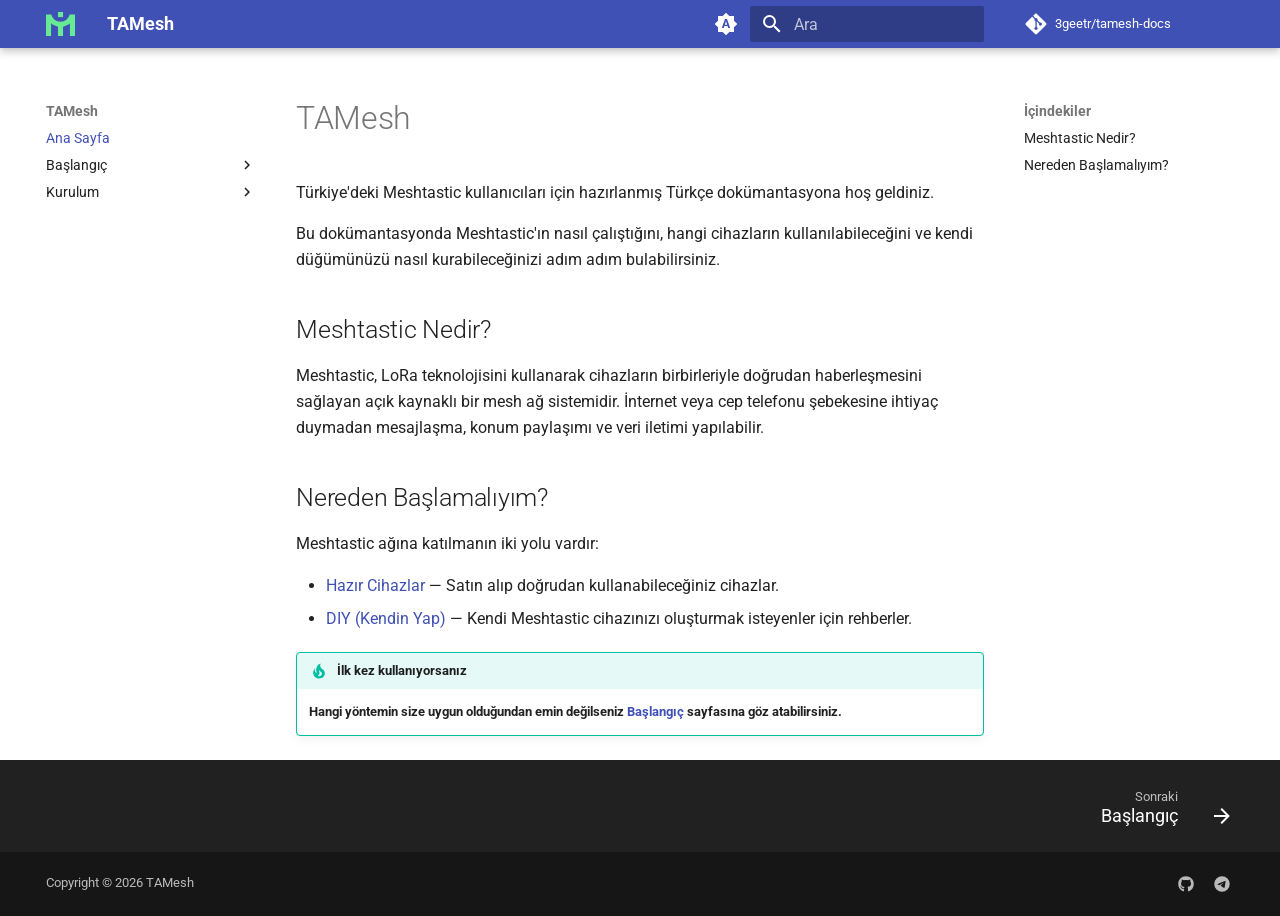
<file: index.html>
<!doctype html>
<html lang="tr" class="no-js">
  <head>
    
      <meta charset="utf-8">
      <meta name="viewport" content="width=device-width,initial-scale=1">
      
        <meta name="description" content="TAMesh - Türkiye Meshtastic Topluluğu Dokümantasyonu">
      
      
      
        <link rel="canonical" href="https://3geetr.github.io/tamesh-docs/">
      
      
      
        <link rel="next" href="baslangic/">
      
      
        
      
      
      <link rel="icon" href="assets/tamesh.svg">
      <meta name="generator" content="mkdocs-1.6.1, mkdocs-material-9.7.7">
    
    
      
        <title>TAMesh</title>
      
    
    
      <link rel="stylesheet" href="assets/stylesheets/main.ec1eaa64.min.css">
      
        
        <link rel="stylesheet" href="assets/stylesheets/palette.ab4e12ef.min.css">
      
      


    
    
      
    
    
      
        
        
        <link rel="preconnect" href="https://fonts.gstatic.com" crossorigin>
        <link rel="stylesheet" href="https://fonts.googleapis.com/css?family=Roboto:300,300i,400,400i,700,700i%7CRoboto+Mono:400,400i,700,700i&display=fallback">
        <style>:root{--md-text-font:"Roboto";--md-code-font:"Roboto Mono"}</style>
      
    
    
    <script>__md_scope=new URL(".",location),__md_hash=e=>[...e].reduce(((e,_)=>(e<<5)-e+_.charCodeAt(0)),0),__md_get=(e,_=localStorage,t=__md_scope)=>JSON.parse(_.getItem(t.pathname+"."+e)),__md_set=(e,_,t=localStorage,a=__md_scope)=>{try{t.setItem(a.pathname+"."+e,JSON.stringify(_))}catch(e){}}</script>
    
      

    
    
  </head>
  
  
    
    
      
    
    
    
    
    <body dir="ltr" data-md-color-scheme="default" data-md-color-primary="indigo" data-md-color-accent="indigo">
  
    
    <input class="md-toggle" data-md-toggle="drawer" type="checkbox" id="__drawer" autocomplete="off">
    <input class="md-toggle" data-md-toggle="search" type="checkbox" id="__search" autocomplete="off">
    <label class="md-overlay" for="__drawer"></label>
    <div data-md-component="skip">
      
        
        <a href="#tamesh" class="md-skip">
          Ana içeriğe geç
        </a>
      
    </div>
    <div data-md-component="announce">
      
    </div>
    
    
      

  

<header class="md-header md-header--shadow" data-md-component="header">
  <nav class="md-header__inner md-grid" aria-label="Başlık">
    <a href="." title="TAMesh" class="md-header__button md-logo" aria-label="TAMesh" data-md-component="logo">
      
  <img src="assets/tamesh.svg" alt="logo">

    </a>
    <label class="md-header__button md-icon" for="__drawer">
      
      <svg xmlns="http://www.w3.org/2000/svg" viewBox="0 0 24 24"><path d="M3 6h18v2H3zm0 5h18v2H3zm0 5h18v2H3z"/></svg>
    </label>
    <div class="md-header__title" data-md-component="header-title">
      <div class="md-header__ellipsis">
        <div class="md-header__topic">
          <span class="md-ellipsis">
            TAMesh
          </span>
        </div>
        <div class="md-header__topic" data-md-component="header-topic">
          <span class="md-ellipsis">
            
              Ana Sayfa
            
          </span>
        </div>
      </div>
    </div>
    
      
        <form class="md-header__option" data-md-component="palette">
  
    
    
    
    <input class="md-option" data-md-color-media="(prefers-color-scheme)" data-md-color-scheme="default" data-md-color-primary="indigo" data-md-color-accent="indigo"  aria-label="Aydınlık moda geç"  type="radio" name="__palette" id="__palette_0">
    
      <label class="md-header__button md-icon" title="Aydınlık moda geç" for="__palette_1" hidden>
        <svg xmlns="http://www.w3.org/2000/svg" viewBox="0 0 24 24"><path d="m14.3 16-.7-2h-3.2l-.7 2H7.8L11 7h2l3.2 9zM20 8.69V4h-4.69L12 .69 8.69 4H4v4.69L.69 12 4 15.31V20h4.69L12 23.31 15.31 20H20v-4.69L23.31 12zm-9.15 3.96h2.3L12 9z"/></svg>
      </label>
    
  
    
    
    
    <input class="md-option" data-md-color-media="(prefers-color-scheme: light)" data-md-color-scheme="default" data-md-color-primary="indigo" data-md-color-accent="indigo"  aria-label="Karanlık moda geç"  type="radio" name="__palette" id="__palette_1">
    
      <label class="md-header__button md-icon" title="Karanlık moda geç" for="__palette_2" hidden>
        <svg xmlns="http://www.w3.org/2000/svg" viewBox="0 0 24 24"><path d="M12 7a5 5 0 0 1 5 5 5 5 0 0 1-5 5 5 5 0 0 1-5-5 5 5 0 0 1 5-5m0 2a3 3 0 0 0-3 3 3 3 0 0 0 3 3 3 3 0 0 0 3-3 3 3 0 0 0-3-3m0-7 2.39 3.42C13.65 5.15 12.84 5 12 5s-1.65.15-2.39.42zM3.34 7l4.16-.35A7.2 7.2 0 0 0 5.94 8.5c-.44.74-.69 1.5-.83 2.29zm.02 10 1.76-3.77a7.131 7.131 0 0 0 2.38 4.14zM20.65 7l-1.77 3.79a7.02 7.02 0 0 0-2.38-4.15zm-.01 10-4.14.36c.59-.51 1.12-1.14 1.54-1.86.42-.73.69-1.5.83-2.29zM12 22l-2.41-3.44c.74.27 1.55.44 2.41.44.82 0 1.63-.17 2.37-.44z"/></svg>
      </label>
    
  
    
    
    
    <input class="md-option" data-md-color-media="(prefers-color-scheme: dark)" data-md-color-scheme="slate" data-md-color-primary="black" data-md-color-accent="indigo"  aria-label="Sistem tercihine geç"  type="radio" name="__palette" id="__palette_2">
    
      <label class="md-header__button md-icon" title="Sistem tercihine geç" for="__palette_0" hidden>
        <svg xmlns="http://www.w3.org/2000/svg" viewBox="0 0 24 24"><path d="m17.75 4.09-2.53 1.94.91 3.06-2.63-1.81-2.63 1.81.91-3.06-2.53-1.94L12.44 4l1.06-3 1.06 3zm3.5 6.91-1.64 1.25.59 1.98-1.7-1.17-1.7 1.17.59-1.98L15.75 11l2.06-.05L18.5 9l.69 1.95zm-2.28 4.95c.83-.08 1.72 1.1 1.19 1.85-.32.45-.66.87-1.08 1.27C15.17 23 8.84 23 4.94 19.07c-3.91-3.9-3.91-10.24 0-14.14.4-.4.82-.76 1.27-1.08.75-.53 1.93.36 1.85 1.19-.27 2.86.69 5.83 2.89 8.02a9.96 9.96 0 0 0 8.02 2.89m-1.64 2.02a12.08 12.08 0 0 1-7.8-3.47c-2.17-2.19-3.33-5-3.49-7.82-2.81 3.14-2.7 7.96.31 10.98 3.02 3.01 7.84 3.12 10.98.31"/></svg>
      </label>
    
  
</form>
      
    
    
      <script>var palette=__md_get("__palette");if(palette&&palette.color){if("(prefers-color-scheme)"===palette.color.media){var media=matchMedia("(prefers-color-scheme: light)"),input=document.querySelector(media.matches?"[data-md-color-media='(prefers-color-scheme: light)']":"[data-md-color-media='(prefers-color-scheme: dark)']");palette.color.media=input.getAttribute("data-md-color-media"),palette.color.scheme=input.getAttribute("data-md-color-scheme"),palette.color.primary=input.getAttribute("data-md-color-primary"),palette.color.accent=input.getAttribute("data-md-color-accent")}for(var[key,value]of Object.entries(palette.color))document.body.setAttribute("data-md-color-"+key,value)}</script>
    
    
    
      
      
        <label class="md-header__button md-icon" for="__search">
          
          <svg xmlns="http://www.w3.org/2000/svg" viewBox="0 0 24 24"><path d="M9.5 3A6.5 6.5 0 0 1 16 9.5c0 1.61-.59 3.09-1.56 4.23l.27.27h.79l5 5-1.5 1.5-5-5v-.79l-.27-.27A6.52 6.52 0 0 1 9.5 16 6.5 6.5 0 0 1 3 9.5 6.5 6.5 0 0 1 9.5 3m0 2C7 5 5 7 5 9.5S7 14 9.5 14 14 12 14 9.5 12 5 9.5 5"/></svg>
        </label>
        <div class="md-search" data-md-component="search" role="dialog">
  <label class="md-search__overlay" for="__search"></label>
  <div class="md-search__inner" role="search">
    <form class="md-search__form" name="search">
      <input type="text" class="md-search__input" name="query" aria-label="Ara" placeholder="Ara" autocapitalize="off" autocorrect="off" autocomplete="off" spellcheck="false" data-md-component="search-query" required>
      <label class="md-search__icon md-icon" for="__search">
        
        <svg xmlns="http://www.w3.org/2000/svg" viewBox="0 0 24 24"><path d="M9.5 3A6.5 6.5 0 0 1 16 9.5c0 1.61-.59 3.09-1.56 4.23l.27.27h.79l5 5-1.5 1.5-5-5v-.79l-.27-.27A6.52 6.52 0 0 1 9.5 16 6.5 6.5 0 0 1 3 9.5 6.5 6.5 0 0 1 9.5 3m0 2C7 5 5 7 5 9.5S7 14 9.5 14 14 12 14 9.5 12 5 9.5 5"/></svg>
        
        <svg xmlns="http://www.w3.org/2000/svg" viewBox="0 0 24 24"><path d="M20 11v2H8l5.5 5.5-1.42 1.42L4.16 12l7.92-7.92L13.5 5.5 8 11z"/></svg>
      </label>
      <nav class="md-search__options" aria-label="Ara">
        
        <button type="reset" class="md-search__icon md-icon" title="Temizle" aria-label="Temizle" tabindex="-1">
          
          <svg xmlns="http://www.w3.org/2000/svg" viewBox="0 0 24 24"><path d="M19 6.41 17.59 5 12 10.59 6.41 5 5 6.41 10.59 12 5 17.59 6.41 19 12 13.41 17.59 19 19 17.59 13.41 12z"/></svg>
        </button>
      </nav>
      
        <div class="md-search__suggest" data-md-component="search-suggest"></div>
      
    </form>
    <div class="md-search__output">
      <div class="md-search__scrollwrap" tabindex="0" data-md-scrollfix>
        <div class="md-search-result" data-md-component="search-result">
          <div class="md-search-result__meta">
            Arama başlatılıyor
          </div>
          <ol class="md-search-result__list" role="presentation"></ol>
        </div>
      </div>
    </div>
  </div>
</div>
      
    
    
      <div class="md-header__source">
        <a href="https://github.com/3geetr/tamesh-docs" title="Depoya git" class="md-source" data-md-component="source">
  <div class="md-source__icon md-icon">
    
    <svg xmlns="http://www.w3.org/2000/svg" viewBox="0 0 448 512"><!--! Font Awesome Free 7.1.0 by @fontawesome - https://fontawesome.com License - https://fontawesome.com/license/free (Icons: CC BY 4.0, Fonts: SIL OFL 1.1, Code: MIT License) Copyright 2025 Fonticons, Inc.--><path d="M439.6 236.1 244 40.5c-5.4-5.5-12.8-8.5-20.4-8.5s-15 3-20.4 8.4L162.5 81l51.5 51.5c27.1-9.1 52.7 16.8 43.4 43.7l49.7 49.7c34.2-11.8 61.2 31 35.5 56.7-26.5 26.5-70.2-2.9-56-37.3L240.3 199v121.9c25.3 12.5 22.3 41.8 9.1 55-6.4 6.4-15.2 10.1-24.3 10.1s-17.8-3.6-24.3-10.1c-17.6-17.6-11.1-46.9 11.2-56v-123c-20.8-8.5-24.6-30.7-18.6-45L142.6 101 8.5 235.1C3 240.6 0 247.9 0 255.5s3 15 8.5 20.4l195.6 195.7c5.4 5.4 12.7 8.4 20.4 8.4s15-3 20.4-8.4l194.7-194.7c5.4-5.4 8.4-12.8 8.4-20.4s-3-15-8.4-20.4"/></svg>
  </div>
  <div class="md-source__repository">
    3geetr/tamesh-docs
  </div>
</a>
      </div>
    
  </nav>
  
</header>
    
    <div class="md-container" data-md-component="container">
      
      
        
          
        
      
      <main class="md-main" data-md-component="main">
        <div class="md-main__inner md-grid">
          
            
              
              <div class="md-sidebar md-sidebar--primary" data-md-component="sidebar" data-md-type="navigation" >
                <div class="md-sidebar__scrollwrap">
                  <div class="md-sidebar__inner">
                    



<nav class="md-nav md-nav--primary" aria-label="Navigasyon" data-md-level="0">
  <label class="md-nav__title" for="__drawer">
    <a href="." title="TAMesh" class="md-nav__button md-logo" aria-label="TAMesh" data-md-component="logo">
      
  <img src="assets/tamesh.svg" alt="logo">

    </a>
    TAMesh
  </label>
  
    <div class="md-nav__source">
      <a href="https://github.com/3geetr/tamesh-docs" title="Depoya git" class="md-source" data-md-component="source">
  <div class="md-source__icon md-icon">
    
    <svg xmlns="http://www.w3.org/2000/svg" viewBox="0 0 448 512"><!--! Font Awesome Free 7.1.0 by @fontawesome - https://fontawesome.com License - https://fontawesome.com/license/free (Icons: CC BY 4.0, Fonts: SIL OFL 1.1, Code: MIT License) Copyright 2025 Fonticons, Inc.--><path d="M439.6 236.1 244 40.5c-5.4-5.5-12.8-8.5-20.4-8.5s-15 3-20.4 8.4L162.5 81l51.5 51.5c27.1-9.1 52.7 16.8 43.4 43.7l49.7 49.7c34.2-11.8 61.2 31 35.5 56.7-26.5 26.5-70.2-2.9-56-37.3L240.3 199v121.9c25.3 12.5 22.3 41.8 9.1 55-6.4 6.4-15.2 10.1-24.3 10.1s-17.8-3.6-24.3-10.1c-17.6-17.6-11.1-46.9 11.2-56v-123c-20.8-8.5-24.6-30.7-18.6-45L142.6 101 8.5 235.1C3 240.6 0 247.9 0 255.5s3 15 8.5 20.4l195.6 195.7c5.4 5.4 12.7 8.4 20.4 8.4s15-3 20.4-8.4l194.7-194.7c5.4-5.4 8.4-12.8 8.4-20.4s-3-15-8.4-20.4"/></svg>
  </div>
  <div class="md-source__repository">
    3geetr/tamesh-docs
  </div>
</a>
    </div>
  
  <ul class="md-nav__list" data-md-scrollfix>
    
      
      
  
  
    
  
  
  
    <li class="md-nav__item md-nav__item--active">
      
      <input class="md-nav__toggle md-toggle" type="checkbox" id="__toc">
      
      
        
      
      
        <label class="md-nav__link md-nav__link--active" for="__toc">
          
  
  
  <span class="md-ellipsis">
    
  
    Ana Sayfa
  

    
  </span>
  
  

          <span class="md-nav__icon md-icon"></span>
        </label>
      
      <a href="." class="md-nav__link md-nav__link--active">
        
  
  
  <span class="md-ellipsis">
    
  
    Ana Sayfa
  

    
  </span>
  
  

      </a>
      
        

  

<nav class="md-nav md-nav--secondary" aria-label="İçindekiler">
  
  
  
    
  
  
    <label class="md-nav__title" for="__toc">
      <span class="md-nav__icon md-icon"></span>
      İçindekiler
    </label>
    <ul class="md-nav__list" data-md-component="toc" data-md-scrollfix>
      
        <li class="md-nav__item">
  <a href="#meshtastic-nedir" class="md-nav__link">
    <span class="md-ellipsis">
      
        Meshtastic Nedir?
      
    </span>
  </a>
  
</li>
      
        <li class="md-nav__item">
  <a href="#nereden-baslamalym" class="md-nav__link">
    <span class="md-ellipsis">
      
        Nereden Başlamalıyım?
      
    </span>
  </a>
  
</li>
      
    </ul>
  
</nav>
      
    </li>
  

    
      
      
  
  
  
  
    
    
      
        
          
        
      
        
      
        
      
        
      
    
    
    
    
    <li class="md-nav__item md-nav__item--nested">
      
        
        
        <input class="md-nav__toggle md-toggle " type="checkbox" id="__nav_2" >
        
          
          <div class="md-nav__link md-nav__container">
            <a href="baslangic/" class="md-nav__link ">
              
  
  
  <span class="md-ellipsis">
    
  
    Başlangıç
  

    
  </span>
  
  

            </a>
            
              
              <label class="md-nav__link " for="__nav_2" id="__nav_2_label" tabindex="0">
                <span class="md-nav__icon md-icon"></span>
              </label>
            
          </div>
        
        <nav class="md-nav" data-md-level="1" aria-labelledby="__nav_2_label" aria-expanded="false">
          <label class="md-nav__title" for="__nav_2">
            <span class="md-nav__icon md-icon"></span>
            
  
    Başlangıç
  

          </label>
          <ul class="md-nav__list" data-md-scrollfix>
            
              
            
              
                
  
  
  
  
    <li class="md-nav__item">
      <a href="baslangic/frekans-secimi/" class="md-nav__link">
        
  
  
  <span class="md-ellipsis">
    
  
    Frekans Seçimi
  

    
  </span>
  
  

      </a>
    </li>
  

              
            
              
                
  
  
  
  
    <li class="md-nav__item">
      <a href="baslangic/hazir-cihazlar/" class="md-nav__link">
        
  
  
  <span class="md-ellipsis">
    
  
    Hazır Cihazlar
  

    
  </span>
  
  

      </a>
    </li>
  

              
            
              
                
  
  
  
  
    
    
      
        
      
        
      
        
      
    
    
    
    
    <li class="md-nav__item md-nav__item--nested">
      
        
        
        <input class="md-nav__toggle md-toggle " type="checkbox" id="__nav_2_4" >
        
          
          <label class="md-nav__link" for="__nav_2_4" id="__nav_2_4_label" tabindex="0">
            
  
  
  <span class="md-ellipsis">
    
  
    DIY (Kendin Yap)
  

    
  </span>
  
  

            <span class="md-nav__icon md-icon"></span>
          </label>
        
        <nav class="md-nav" data-md-level="2" aria-labelledby="__nav_2_4_label" aria-expanded="false">
          <label class="md-nav__title" for="__nav_2_4">
            <span class="md-nav__icon md-icon"></span>
            
  
    DIY (Kendin Yap)
  

          </label>
          <ul class="md-nav__list" data-md-scrollfix>
            
              
                
  
  
  
  
    <li class="md-nav__item">
      <a href="baslangic/diy/esp32/" class="md-nav__link">
        
  
  
  <span class="md-ellipsis">
    
  
    ESP32 Kurulumu
  

    
  </span>
  
  

      </a>
    </li>
  

              
            
              
                
  
  
  
  
    <li class="md-nav__item">
      <a href="baslangic/diy/nrf52840/" class="md-nav__link">
        
  
  
  <span class="md-ellipsis">
    
  
    nRF52840 Kurulumu
  

    
  </span>
  
  

      </a>
    </li>
  

              
            
              
                
  
  
  
  
    <li class="md-nav__item">
      <a href="baslangic/diy/parca-listesi/" class="md-nav__link">
        
  
  
  <span class="md-ellipsis">
    
  
    Parça Listesi
  

    
  </span>
  
  

      </a>
    </li>
  

              
            
          </ul>
        </nav>
      
    </li>
  

              
            
          </ul>
        </nav>
      
    </li>
  

    
      
      
  
  
  
  
    
    
      
        
      
        
      
        
      
    
    
    
    
    <li class="md-nav__item md-nav__item--nested">
      
        
        
        <input class="md-nav__toggle md-toggle " type="checkbox" id="__nav_3" >
        
          
          <label class="md-nav__link" for="__nav_3" id="__nav_3_label" tabindex="0">
            
  
  
  <span class="md-ellipsis">
    
  
    Kurulum
  

    
  </span>
  
  

            <span class="md-nav__icon md-icon"></span>
          </label>
        
        <nav class="md-nav" data-md-level="1" aria-labelledby="__nav_3_label" aria-expanded="false">
          <label class="md-nav__title" for="__nav_3">
            <span class="md-nav__icon md-icon"></span>
            
  
    Kurulum
  

          </label>
          <ul class="md-nav__list" data-md-scrollfix>
            
              
                
  
  
  
  
    <li class="md-nav__item">
      <a href="kurulum/yazilim/" class="md-nav__link">
        
  
  
  <span class="md-ellipsis">
    
  
    Yazılım Yükleme/Güncelleme
  

    
  </span>
  
  

      </a>
    </li>
  

              
            
              
                
  
  
  
  
    <li class="md-nav__item">
      <a href="kurulum/ilk-ayarlar/" class="md-nav__link">
        
  
  
  <span class="md-ellipsis">
    
  
    İlk Ayarlar
  

    
  </span>
  
  

      </a>
    </li>
  

              
            
              
                
  
  
  
  
    <li class="md-nav__item">
      <a href="kurulum/mqtt/" class="md-nav__link">
        
  
  
  <span class="md-ellipsis">
    
  
    MQTT
  

    
  </span>
  
  

      </a>
    </li>
  

              
            
          </ul>
        </nav>
      
    </li>
  

    
  </ul>
</nav>
                  </div>
                </div>
              </div>
            
            
              
              <div class="md-sidebar md-sidebar--secondary" data-md-component="sidebar" data-md-type="toc" >
                <div class="md-sidebar__scrollwrap">
                  <div class="md-sidebar__inner">
                    

  

<nav class="md-nav md-nav--secondary" aria-label="İçindekiler">
  
  
  
    
  
  
    <label class="md-nav__title" for="__toc">
      <span class="md-nav__icon md-icon"></span>
      İçindekiler
    </label>
    <ul class="md-nav__list" data-md-component="toc" data-md-scrollfix>
      
        <li class="md-nav__item">
  <a href="#meshtastic-nedir" class="md-nav__link">
    <span class="md-ellipsis">
      
        Meshtastic Nedir?
      
    </span>
  </a>
  
</li>
      
        <li class="md-nav__item">
  <a href="#nereden-baslamalym" class="md-nav__link">
    <span class="md-ellipsis">
      
        Nereden Başlamalıyım?
      
    </span>
  </a>
  
</li>
      
    </ul>
  
</nav>
                  </div>
                </div>
              </div>
            
          
          
            <div class="md-content" data-md-component="content">
              
              <article class="md-content__inner md-typeset">
                
                  


  
  


<h1 id="tamesh">TAMesh<a class="headerlink" href="#tamesh" title="Permanent link">&para;</a></h1>
<p>Türkiye'deki Meshtastic kullanıcıları için hazırlanmış Türkçe dokümantasyona hoş geldiniz.</p>
<p>Bu dokümantasyonda Meshtastic'ın nasıl çalıştığını, hangi cihazların kullanılabileceğini ve kendi düğümünüzü nasıl kurabileceğinizi adım adım bulabilirsiniz.</p>
<h2 id="meshtastic-nedir">Meshtastic Nedir?<a class="headerlink" href="#meshtastic-nedir" title="Permanent link">&para;</a></h2>
<p>Meshtastic, LoRa teknolojisini kullanarak cihazların birbirleriyle doğrudan haberleşmesini sağlayan açık kaynaklı bir mesh ağ sistemidir. İnternet veya cep telefonu şebekesine ihtiyaç duymadan mesajlaşma, konum paylaşımı ve veri iletimi yapılabilir.</p>
<h2 id="nereden-baslamalym">Nereden Başlamalıyım?<a class="headerlink" href="#nereden-baslamalym" title="Permanent link">&para;</a></h2>
<p>Meshtastic ağına katılmanın iki yolu vardır:</p>
<ul>
<li><a href="baslangic/hazir-cihazlar/">Hazır Cihazlar</a> — Satın alıp doğrudan kullanabileceğiniz cihazlar.</li>
<li><a href="baslangic/">DIY (Kendin Yap)</a> — Kendi Meshtastic cihazınızı oluşturmak isteyenler için rehberler.</li>
</ul>
<div class="admonition tip">
<p class="admonition-title">İlk kez kullanıyorsanız</p>
<p><strong>Hangi yöntemin size uygun olduğundan emin değilseniz <a href="baslangic/">Başlangıç</a> sayfasına göz atabilirsiniz.</strong></p>
</div>












                
              </article>
            </div>
          
          
<script>var target=document.getElementById(location.hash.slice(1));target&&target.name&&(target.checked=target.name.startsWith("__tabbed_"))</script>
        </div>
        
          <button type="button" class="md-top md-icon" data-md-component="top" hidden>
  
  <svg xmlns="http://www.w3.org/2000/svg" viewBox="0 0 24 24"><path d="M13 20h-2V8l-5.5 5.5-1.42-1.42L12 4.16l7.92 7.92-1.42 1.42L13 8z"/></svg>
  Başa dön
</button>
        
      </main>
      
        <footer class="md-footer">
  
    
      
      <nav class="md-footer__inner md-grid" aria-label="Altbilgi" >
        
        
          
          <a href="baslangic/" class="md-footer__link md-footer__link--next" aria-label="Sonraki: Başlangıç">
            <div class="md-footer__title">
              <span class="md-footer__direction">
                Sonraki
              </span>
              <div class="md-ellipsis">
                Başlangıç
              </div>
            </div>
            <div class="md-footer__button md-icon">
              
              <svg xmlns="http://www.w3.org/2000/svg" viewBox="0 0 24 24"><path d="M4 11v2h12l-5.5 5.5 1.42 1.42L19.84 12l-7.92-7.92L10.5 5.5 16 11z"/></svg>
            </div>
          </a>
        
      </nav>
    
  
  <div class="md-footer-meta md-typeset">
    <div class="md-footer-meta__inner md-grid">
      <div class="md-copyright">
  
    <div class="md-copyright__highlight">
      Copyright &copy; 2026 TAMesh
    </div>
  
  
</div>
      
        
<div class="md-social">
  
    
    
    
    
    <a href="https://github.com/3geetr" target="_blank" rel="noopener" title="GitHub" class="md-social__link">
      <svg xmlns="http://www.w3.org/2000/svg" viewBox="0 0 512 512"><!--! Font Awesome Free 7.1.0 by @fontawesome - https://fontawesome.com License - https://fontawesome.com/license/free (Icons: CC BY 4.0, Fonts: SIL OFL 1.1, Code: MIT License) Copyright 2025 Fonticons, Inc.--><path d="M173.9 397.4c0 2-2.3 3.6-5.2 3.6-3.3.3-5.6-1.3-5.6-3.6 0-2 2.3-3.6 5.2-3.6 3-.3 5.6 1.3 5.6 3.6m-31.1-4.5c-.7 2 1.3 4.3 4.3 4.9 2.6 1 5.6 0 6.2-2s-1.3-4.3-4.3-5.2c-2.6-.7-5.5.3-6.2 2.3m44.2-1.7c-2.9.7-4.9 2.6-4.6 4.9.3 2 2.9 3.3 5.9 2.6 2.9-.7 4.9-2.6 4.6-4.6-.3-1.9-3-3.2-5.9-2.9M252.8 8C114.1 8 8 113.3 8 252c0 110.9 69.8 205.8 169.5 239.2 12.8 2.3 17.3-5.6 17.3-12.1 0-6.2-.3-40.4-.3-61.4 0 0-70 15-84.7-29.8 0 0-11.4-29.1-27.8-36.6 0 0-22.9-15.7 1.6-15.4 0 0 24.9 2 38.6 25.8 21.9 38.6 58.6 27.5 72.9 20.9 2.3-16 8.8-27.1 16-33.7-55.9-6.2-112.3-14.3-112.3-110.5 0-27.5 7.6-41.3 23.6-58.9-2.6-6.5-11.1-33.3 2.6-67.9 20.9-6.5 69 27 69 27 20-5.6 41.5-8.5 62.8-8.5s42.8 2.9 62.8 8.5c0 0 48.1-33.6 69-27 13.7 34.7 5.2 61.4 2.6 67.9 16 17.7 25.8 31.5 25.8 58.9 0 96.5-58.9 104.2-114.8 110.5 9.2 7.9 17 22.9 17 46.4 0 33.7-.3 75.4-.3 83.6 0 6.5 4.6 14.4 17.3 12.1C436.2 457.8 504 362.9 504 252 504 113.3 391.5 8 252.8 8M105.2 352.9c-1.3 1-1 3.3.7 5.2 1.6 1.6 3.9 2.3 5.2 1 1.3-1 1-3.3-.7-5.2-1.6-1.6-3.9-2.3-5.2-1m-10.8-8.1c-.7 1.3.3 2.9 2.3 3.9 1.6 1 3.6.7 4.3-.7.7-1.3-.3-2.9-2.3-3.9-2-.6-3.6-.3-4.3.7m32.4 35.6c-1.6 1.3-1 4.3 1.3 6.2 2.3 2.3 5.2 2.6 6.5 1 1.3-1.3.7-4.3-1.3-6.2-2.2-2.3-5.2-2.6-6.5-1m-11.4-14.7c-1.6 1-1.6 3.6 0 5.9s4.3 3.3 5.6 2.3c1.6-1.3 1.6-3.9 0-6.2-1.4-2.3-4-3.3-5.6-2"/></svg>
    </a>
  
    
    
    
    
    <a href="https://t.me/meshtastic_tr" target="_blank" rel="noopener" title="Telegram" class="md-social__link">
      <svg xmlns="http://www.w3.org/2000/svg" viewBox="0 0 512 512"><!--! Font Awesome Free 7.1.0 by @fontawesome - https://fontawesome.com License - https://fontawesome.com/license/free (Icons: CC BY 4.0, Fonts: SIL OFL 1.1, Code: MIT License) Copyright 2025 Fonticons, Inc.--><path d="M256 8a248 248 0 1 0 0 496 248 248 0 1 0 0-496m115 168.7c-3.7 39.2-19.9 134.4-28.1 178.3-3.5 18.6-10.3 24.8-16.9 25.4-14.4 1.3-25.3-9.5-39.3-18.7-21.8-14.3-34.2-23.2-55.3-37.2-24.5-16.1-8.6-25 5.3-39.5 3.7-3.8 67.1-61.5 68.3-66.7.2-.7.3-3.1-1.2-4.4s-3.6-.8-5.1-.5c-2.2.5-37.1 23.5-104.6 69.1-9.9 6.8-18.9 10.1-26.9 9.9-8.9-.2-25.9-5-38.6-9.1-15.5-5-27.9-7.7-26.8-16.3.6-4.5 6.7-9 18.4-13.7 72.3-31.5 120.5-52.3 144.6-62.3 68.9-28.6 83.2-33.6 92.5-33.8 2.1 0 6.6.5 9.6 2.9 2 1.7 3.2 4.1 3.5 6.7.5 3.2.6 6.5.4 9.8z"/></svg>
    </a>
  
</div>
      
    </div>
  </div>
</footer>
      
    </div>
    <div class="md-dialog" data-md-component="dialog">
      <div class="md-dialog__inner md-typeset"></div>
    </div>
    
    
    
      
      
      <script id="__config" type="application/json">{"annotate": null, "base": ".", "features": ["navigation.instant", "navigation.tracking", "navigation.top", "navigation.footer", "navigation.indexes", "toc.follow", "search.suggest", "search.highlight", "content.code.copy"], "search": "assets/javascripts/workers/search.2c215733.min.js", "tags": null, "translations": {"clipboard.copied": "Kopyaland\u0131", "clipboard.copy": "Kopyala", "search.result.more.one": "Bu sayfada 1 tane daha", "search.result.more.other": "Bu sayfada # tane daha", "search.result.none": "E\u015fle\u015fen dok\u00fcman bulunamad\u0131", "search.result.one": "1 dok\u00fcman bulundu", "search.result.other": "# dok\u00fcman bulundu", "search.result.placeholder": "Aramaya ba\u015flamak i\u00e7in yaz\u0131n", "search.result.term.missing": "Eksik", "select.version": "Versiyon se\u00e7"}, "version": null}</script>
    
    
      <script src="assets/javascripts/bundle.d7400e89.min.js"></script>
      
    
  </body>
</html>
</file>
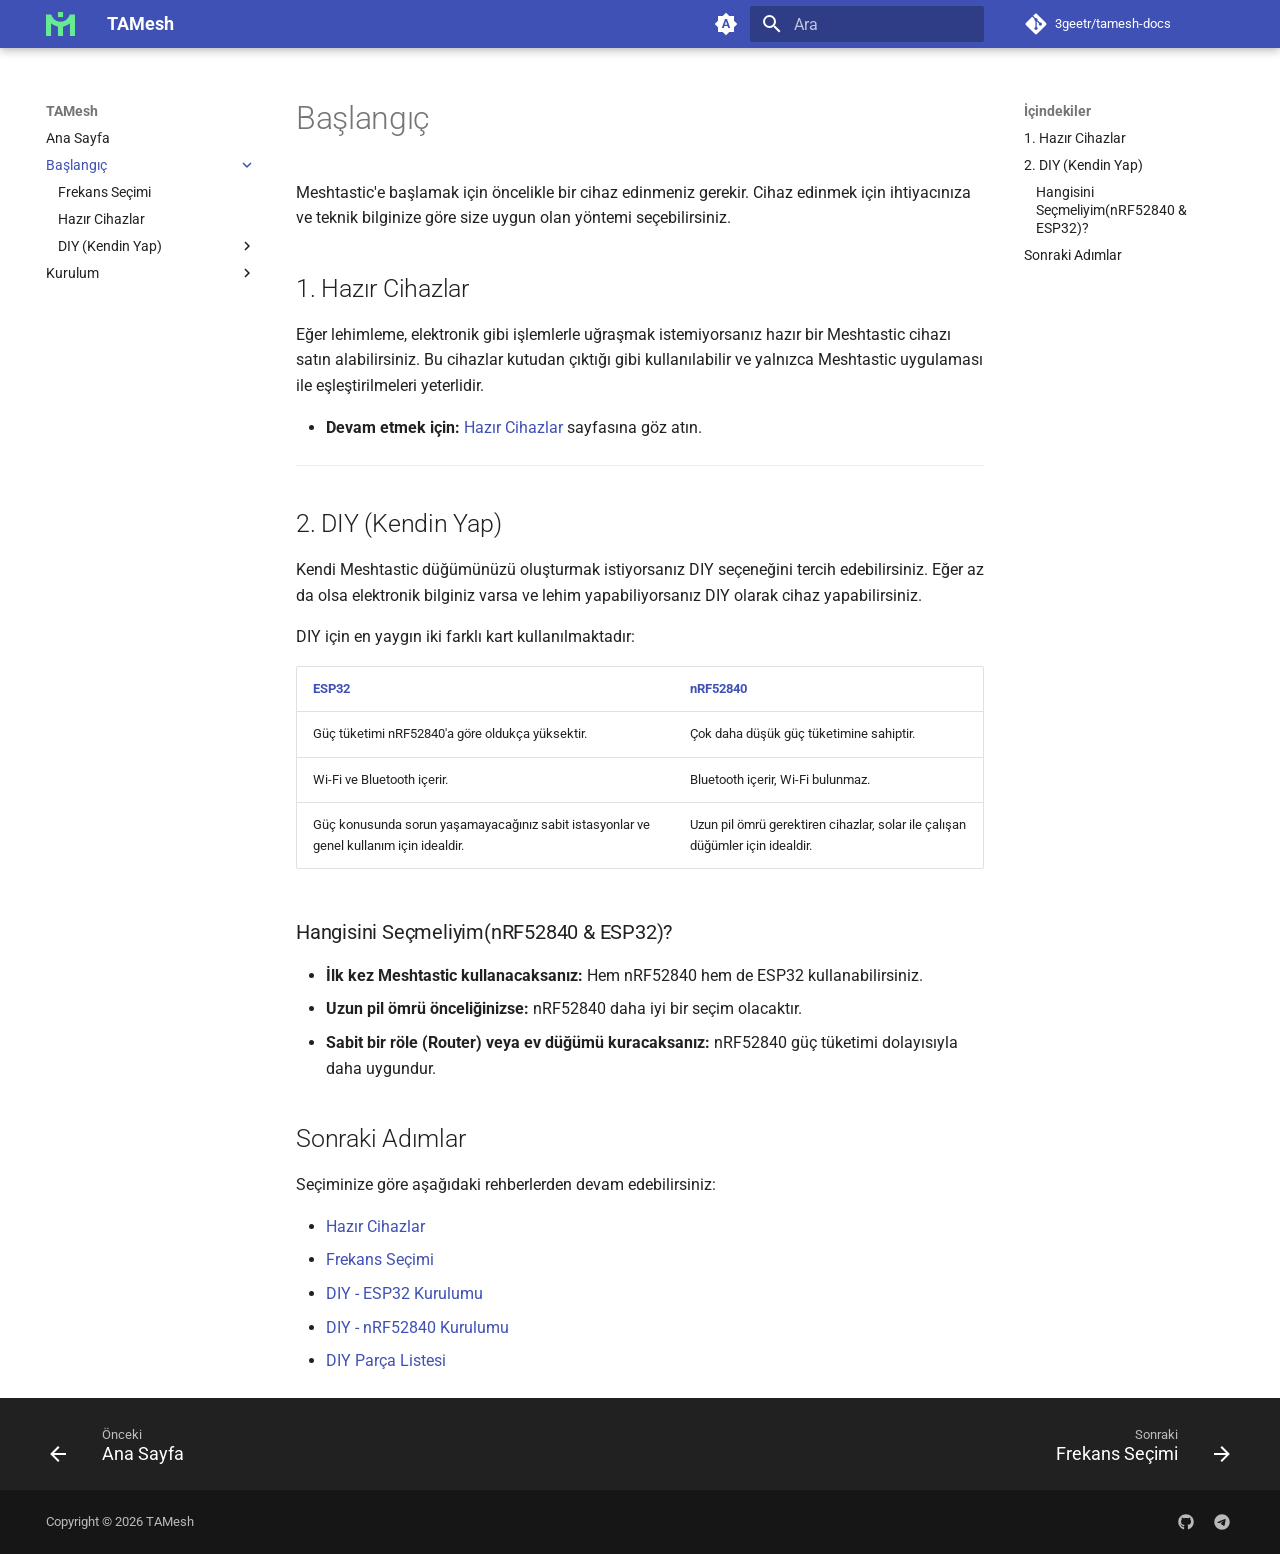
<file: baslangic/index.html>
<!doctype html>
<html lang="tr" class="no-js">
  <head>
    
      <meta charset="utf-8">
      <meta name="viewport" content="width=device-width,initial-scale=1">
      
        <meta name="description" content="TAMesh - Türkiye Meshtastic Topluluğu Dokümantasyonu">
      
      
      
        <link rel="canonical" href="https://3geetr.github.io/tamesh-docs/baslangic/">
      
      
        <link rel="prev" href="..">
      
      
        <link rel="next" href="frekans-secimi/">
      
      
        
      
      
      <link rel="icon" href="../assets/tamesh.svg">
      <meta name="generator" content="mkdocs-1.6.1, mkdocs-material-9.7.7">
    
    
      
        <title>Başlangıç - TAMesh</title>
      
    
    
      <link rel="stylesheet" href="../assets/stylesheets/main.ec1eaa64.min.css">
      
        
        <link rel="stylesheet" href="../assets/stylesheets/palette.ab4e12ef.min.css">
      
      


    
    
      
    
    
      
        
        
        <link rel="preconnect" href="https://fonts.gstatic.com" crossorigin>
        <link rel="stylesheet" href="https://fonts.googleapis.com/css?family=Roboto:300,300i,400,400i,700,700i%7CRoboto+Mono:400,400i,700,700i&display=fallback">
        <style>:root{--md-text-font:"Roboto";--md-code-font:"Roboto Mono"}</style>
      
    
    
    <script>__md_scope=new URL("..",location),__md_hash=e=>[...e].reduce(((e,_)=>(e<<5)-e+_.charCodeAt(0)),0),__md_get=(e,_=localStorage,t=__md_scope)=>JSON.parse(_.getItem(t.pathname+"."+e)),__md_set=(e,_,t=localStorage,a=__md_scope)=>{try{t.setItem(a.pathname+"."+e,JSON.stringify(_))}catch(e){}}</script>
    
      

    
    
  </head>
  
  
    
    
      
    
    
    
    
    <body dir="ltr" data-md-color-scheme="default" data-md-color-primary="indigo" data-md-color-accent="indigo">
  
    
    <input class="md-toggle" data-md-toggle="drawer" type="checkbox" id="__drawer" autocomplete="off">
    <input class="md-toggle" data-md-toggle="search" type="checkbox" id="__search" autocomplete="off">
    <label class="md-overlay" for="__drawer"></label>
    <div data-md-component="skip">
      
        
        <a href="#baslangc" class="md-skip">
          Ana içeriğe geç
        </a>
      
    </div>
    <div data-md-component="announce">
      
    </div>
    
    
      

  

<header class="md-header md-header--shadow" data-md-component="header">
  <nav class="md-header__inner md-grid" aria-label="Başlık">
    <a href=".." title="TAMesh" class="md-header__button md-logo" aria-label="TAMesh" data-md-component="logo">
      
  <img src="../assets/tamesh.svg" alt="logo">

    </a>
    <label class="md-header__button md-icon" for="__drawer">
      
      <svg xmlns="http://www.w3.org/2000/svg" viewBox="0 0 24 24"><path d="M3 6h18v2H3zm0 5h18v2H3zm0 5h18v2H3z"/></svg>
    </label>
    <div class="md-header__title" data-md-component="header-title">
      <div class="md-header__ellipsis">
        <div class="md-header__topic">
          <span class="md-ellipsis">
            TAMesh
          </span>
        </div>
        <div class="md-header__topic" data-md-component="header-topic">
          <span class="md-ellipsis">
            
              Başlangıç
            
          </span>
        </div>
      </div>
    </div>
    
      
        <form class="md-header__option" data-md-component="palette">
  
    
    
    
    <input class="md-option" data-md-color-media="(prefers-color-scheme)" data-md-color-scheme="default" data-md-color-primary="indigo" data-md-color-accent="indigo"  aria-label="Aydınlık moda geç"  type="radio" name="__palette" id="__palette_0">
    
      <label class="md-header__button md-icon" title="Aydınlık moda geç" for="__palette_1" hidden>
        <svg xmlns="http://www.w3.org/2000/svg" viewBox="0 0 24 24"><path d="m14.3 16-.7-2h-3.2l-.7 2H7.8L11 7h2l3.2 9zM20 8.69V4h-4.69L12 .69 8.69 4H4v4.69L.69 12 4 15.31V20h4.69L12 23.31 15.31 20H20v-4.69L23.31 12zm-9.15 3.96h2.3L12 9z"/></svg>
      </label>
    
  
    
    
    
    <input class="md-option" data-md-color-media="(prefers-color-scheme: light)" data-md-color-scheme="default" data-md-color-primary="indigo" data-md-color-accent="indigo"  aria-label="Karanlık moda geç"  type="radio" name="__palette" id="__palette_1">
    
      <label class="md-header__button md-icon" title="Karanlık moda geç" for="__palette_2" hidden>
        <svg xmlns="http://www.w3.org/2000/svg" viewBox="0 0 24 24"><path d="M12 7a5 5 0 0 1 5 5 5 5 0 0 1-5 5 5 5 0 0 1-5-5 5 5 0 0 1 5-5m0 2a3 3 0 0 0-3 3 3 3 0 0 0 3 3 3 3 0 0 0 3-3 3 3 0 0 0-3-3m0-7 2.39 3.42C13.65 5.15 12.84 5 12 5s-1.65.15-2.39.42zM3.34 7l4.16-.35A7.2 7.2 0 0 0 5.94 8.5c-.44.74-.69 1.5-.83 2.29zm.02 10 1.76-3.77a7.131 7.131 0 0 0 2.38 4.14zM20.65 7l-1.77 3.79a7.02 7.02 0 0 0-2.38-4.15zm-.01 10-4.14.36c.59-.51 1.12-1.14 1.54-1.86.42-.73.69-1.5.83-2.29zM12 22l-2.41-3.44c.74.27 1.55.44 2.41.44.82 0 1.63-.17 2.37-.44z"/></svg>
      </label>
    
  
    
    
    
    <input class="md-option" data-md-color-media="(prefers-color-scheme: dark)" data-md-color-scheme="slate" data-md-color-primary="black" data-md-color-accent="indigo"  aria-label="Sistem tercihine geç"  type="radio" name="__palette" id="__palette_2">
    
      <label class="md-header__button md-icon" title="Sistem tercihine geç" for="__palette_0" hidden>
        <svg xmlns="http://www.w3.org/2000/svg" viewBox="0 0 24 24"><path d="m17.75 4.09-2.53 1.94.91 3.06-2.63-1.81-2.63 1.81.91-3.06-2.53-1.94L12.44 4l1.06-3 1.06 3zm3.5 6.91-1.64 1.25.59 1.98-1.7-1.17-1.7 1.17.59-1.98L15.75 11l2.06-.05L18.5 9l.69 1.95zm-2.28 4.95c.83-.08 1.72 1.1 1.19 1.85-.32.45-.66.87-1.08 1.27C15.17 23 8.84 23 4.94 19.07c-3.91-3.9-3.91-10.24 0-14.14.4-.4.82-.76 1.27-1.08.75-.53 1.93.36 1.85 1.19-.27 2.86.69 5.83 2.89 8.02a9.96 9.96 0 0 0 8.02 2.89m-1.64 2.02a12.08 12.08 0 0 1-7.8-3.47c-2.17-2.19-3.33-5-3.49-7.82-2.81 3.14-2.7 7.96.31 10.98 3.02 3.01 7.84 3.12 10.98.31"/></svg>
      </label>
    
  
</form>
      
    
    
      <script>var palette=__md_get("__palette");if(palette&&palette.color){if("(prefers-color-scheme)"===palette.color.media){var media=matchMedia("(prefers-color-scheme: light)"),input=document.querySelector(media.matches?"[data-md-color-media='(prefers-color-scheme: light)']":"[data-md-color-media='(prefers-color-scheme: dark)']");palette.color.media=input.getAttribute("data-md-color-media"),palette.color.scheme=input.getAttribute("data-md-color-scheme"),palette.color.primary=input.getAttribute("data-md-color-primary"),palette.color.accent=input.getAttribute("data-md-color-accent")}for(var[key,value]of Object.entries(palette.color))document.body.setAttribute("data-md-color-"+key,value)}</script>
    
    
    
      
      
        <label class="md-header__button md-icon" for="__search">
          
          <svg xmlns="http://www.w3.org/2000/svg" viewBox="0 0 24 24"><path d="M9.5 3A6.5 6.5 0 0 1 16 9.5c0 1.61-.59 3.09-1.56 4.23l.27.27h.79l5 5-1.5 1.5-5-5v-.79l-.27-.27A6.52 6.52 0 0 1 9.5 16 6.5 6.5 0 0 1 3 9.5 6.5 6.5 0 0 1 9.5 3m0 2C7 5 5 7 5 9.5S7 14 9.5 14 14 12 14 9.5 12 5 9.5 5"/></svg>
        </label>
        <div class="md-search" data-md-component="search" role="dialog">
  <label class="md-search__overlay" for="__search"></label>
  <div class="md-search__inner" role="search">
    <form class="md-search__form" name="search">
      <input type="text" class="md-search__input" name="query" aria-label="Ara" placeholder="Ara" autocapitalize="off" autocorrect="off" autocomplete="off" spellcheck="false" data-md-component="search-query" required>
      <label class="md-search__icon md-icon" for="__search">
        
        <svg xmlns="http://www.w3.org/2000/svg" viewBox="0 0 24 24"><path d="M9.5 3A6.5 6.5 0 0 1 16 9.5c0 1.61-.59 3.09-1.56 4.23l.27.27h.79l5 5-1.5 1.5-5-5v-.79l-.27-.27A6.52 6.52 0 0 1 9.5 16 6.5 6.5 0 0 1 3 9.5 6.5 6.5 0 0 1 9.5 3m0 2C7 5 5 7 5 9.5S7 14 9.5 14 14 12 14 9.5 12 5 9.5 5"/></svg>
        
        <svg xmlns="http://www.w3.org/2000/svg" viewBox="0 0 24 24"><path d="M20 11v2H8l5.5 5.5-1.42 1.42L4.16 12l7.92-7.92L13.5 5.5 8 11z"/></svg>
      </label>
      <nav class="md-search__options" aria-label="Ara">
        
        <button type="reset" class="md-search__icon md-icon" title="Temizle" aria-label="Temizle" tabindex="-1">
          
          <svg xmlns="http://www.w3.org/2000/svg" viewBox="0 0 24 24"><path d="M19 6.41 17.59 5 12 10.59 6.41 5 5 6.41 10.59 12 5 17.59 6.41 19 12 13.41 17.59 19 19 17.59 13.41 12z"/></svg>
        </button>
      </nav>
      
        <div class="md-search__suggest" data-md-component="search-suggest"></div>
      
    </form>
    <div class="md-search__output">
      <div class="md-search__scrollwrap" tabindex="0" data-md-scrollfix>
        <div class="md-search-result" data-md-component="search-result">
          <div class="md-search-result__meta">
            Arama başlatılıyor
          </div>
          <ol class="md-search-result__list" role="presentation"></ol>
        </div>
      </div>
    </div>
  </div>
</div>
      
    
    
      <div class="md-header__source">
        <a href="https://github.com/3geetr/tamesh-docs" title="Depoya git" class="md-source" data-md-component="source">
  <div class="md-source__icon md-icon">
    
    <svg xmlns="http://www.w3.org/2000/svg" viewBox="0 0 448 512"><!--! Font Awesome Free 7.1.0 by @fontawesome - https://fontawesome.com License - https://fontawesome.com/license/free (Icons: CC BY 4.0, Fonts: SIL OFL 1.1, Code: MIT License) Copyright 2025 Fonticons, Inc.--><path d="M439.6 236.1 244 40.5c-5.4-5.5-12.8-8.5-20.4-8.5s-15 3-20.4 8.4L162.5 81l51.5 51.5c27.1-9.1 52.7 16.8 43.4 43.7l49.7 49.7c34.2-11.8 61.2 31 35.5 56.7-26.5 26.5-70.2-2.9-56-37.3L240.3 199v121.9c25.3 12.5 22.3 41.8 9.1 55-6.4 6.4-15.2 10.1-24.3 10.1s-17.8-3.6-24.3-10.1c-17.6-17.6-11.1-46.9 11.2-56v-123c-20.8-8.5-24.6-30.7-18.6-45L142.6 101 8.5 235.1C3 240.6 0 247.9 0 255.5s3 15 8.5 20.4l195.6 195.7c5.4 5.4 12.7 8.4 20.4 8.4s15-3 20.4-8.4l194.7-194.7c5.4-5.4 8.4-12.8 8.4-20.4s-3-15-8.4-20.4"/></svg>
  </div>
  <div class="md-source__repository">
    3geetr/tamesh-docs
  </div>
</a>
      </div>
    
  </nav>
  
</header>
    
    <div class="md-container" data-md-component="container">
      
      
        
          
        
      
      <main class="md-main" data-md-component="main">
        <div class="md-main__inner md-grid">
          
            
              
              <div class="md-sidebar md-sidebar--primary" data-md-component="sidebar" data-md-type="navigation" >
                <div class="md-sidebar__scrollwrap">
                  <div class="md-sidebar__inner">
                    



<nav class="md-nav md-nav--primary" aria-label="Navigasyon" data-md-level="0">
  <label class="md-nav__title" for="__drawer">
    <a href=".." title="TAMesh" class="md-nav__button md-logo" aria-label="TAMesh" data-md-component="logo">
      
  <img src="../assets/tamesh.svg" alt="logo">

    </a>
    TAMesh
  </label>
  
    <div class="md-nav__source">
      <a href="https://github.com/3geetr/tamesh-docs" title="Depoya git" class="md-source" data-md-component="source">
  <div class="md-source__icon md-icon">
    
    <svg xmlns="http://www.w3.org/2000/svg" viewBox="0 0 448 512"><!--! Font Awesome Free 7.1.0 by @fontawesome - https://fontawesome.com License - https://fontawesome.com/license/free (Icons: CC BY 4.0, Fonts: SIL OFL 1.1, Code: MIT License) Copyright 2025 Fonticons, Inc.--><path d="M439.6 236.1 244 40.5c-5.4-5.5-12.8-8.5-20.4-8.5s-15 3-20.4 8.4L162.5 81l51.5 51.5c27.1-9.1 52.7 16.8 43.4 43.7l49.7 49.7c34.2-11.8 61.2 31 35.5 56.7-26.5 26.5-70.2-2.9-56-37.3L240.3 199v121.9c25.3 12.5 22.3 41.8 9.1 55-6.4 6.4-15.2 10.1-24.3 10.1s-17.8-3.6-24.3-10.1c-17.6-17.6-11.1-46.9 11.2-56v-123c-20.8-8.5-24.6-30.7-18.6-45L142.6 101 8.5 235.1C3 240.6 0 247.9 0 255.5s3 15 8.5 20.4l195.6 195.7c5.4 5.4 12.7 8.4 20.4 8.4s15-3 20.4-8.4l194.7-194.7c5.4-5.4 8.4-12.8 8.4-20.4s-3-15-8.4-20.4"/></svg>
  </div>
  <div class="md-source__repository">
    3geetr/tamesh-docs
  </div>
</a>
    </div>
  
  <ul class="md-nav__list" data-md-scrollfix>
    
      
      
  
  
  
  
    <li class="md-nav__item">
      <a href=".." class="md-nav__link">
        
  
  
  <span class="md-ellipsis">
    
  
    Ana Sayfa
  

    
  </span>
  
  

      </a>
    </li>
  

    
      
      
  
  
    
  
  
  
    
    
      
        
          
        
      
        
      
        
      
        
      
    
    
    
    
    <li class="md-nav__item md-nav__item--active md-nav__item--nested">
      
        
        
        <input class="md-nav__toggle md-toggle " type="checkbox" id="__nav_2" checked>
        
          
          <div class="md-nav__link md-nav__container">
            <a href="./" class="md-nav__link md-nav__link--active">
              
  
  
  <span class="md-ellipsis">
    
  
    Başlangıç
  

    
  </span>
  
  

            </a>
            
              
              <label class="md-nav__link md-nav__link--active" for="__nav_2" id="__nav_2_label" tabindex="0">
                <span class="md-nav__icon md-icon"></span>
              </label>
            
          </div>
        
        <nav class="md-nav" data-md-level="1" aria-labelledby="__nav_2_label" aria-expanded="true">
          <label class="md-nav__title" for="__nav_2">
            <span class="md-nav__icon md-icon"></span>
            
  
    Başlangıç
  

          </label>
          <ul class="md-nav__list" data-md-scrollfix>
            
              
            
              
                
  
  
  
  
    <li class="md-nav__item">
      <a href="frekans-secimi/" class="md-nav__link">
        
  
  
  <span class="md-ellipsis">
    
  
    Frekans Seçimi
  

    
  </span>
  
  

      </a>
    </li>
  

              
            
              
                
  
  
  
  
    <li class="md-nav__item">
      <a href="hazir-cihazlar/" class="md-nav__link">
        
  
  
  <span class="md-ellipsis">
    
  
    Hazır Cihazlar
  

    
  </span>
  
  

      </a>
    </li>
  

              
            
              
                
  
  
  
  
    
    
      
        
      
        
      
        
      
    
    
    
    
    <li class="md-nav__item md-nav__item--nested">
      
        
        
        <input class="md-nav__toggle md-toggle " type="checkbox" id="__nav_2_4" >
        
          
          <label class="md-nav__link" for="__nav_2_4" id="__nav_2_4_label" tabindex="0">
            
  
  
  <span class="md-ellipsis">
    
  
    DIY (Kendin Yap)
  

    
  </span>
  
  

            <span class="md-nav__icon md-icon"></span>
          </label>
        
        <nav class="md-nav" data-md-level="2" aria-labelledby="__nav_2_4_label" aria-expanded="false">
          <label class="md-nav__title" for="__nav_2_4">
            <span class="md-nav__icon md-icon"></span>
            
  
    DIY (Kendin Yap)
  

          </label>
          <ul class="md-nav__list" data-md-scrollfix>
            
              
                
  
  
  
  
    <li class="md-nav__item">
      <a href="diy/esp32/" class="md-nav__link">
        
  
  
  <span class="md-ellipsis">
    
  
    ESP32 Kurulumu
  

    
  </span>
  
  

      </a>
    </li>
  

              
            
              
                
  
  
  
  
    <li class="md-nav__item">
      <a href="diy/nrf52840/" class="md-nav__link">
        
  
  
  <span class="md-ellipsis">
    
  
    nRF52840 Kurulumu
  

    
  </span>
  
  

      </a>
    </li>
  

              
            
              
                
  
  
  
  
    <li class="md-nav__item">
      <a href="diy/parca-listesi/" class="md-nav__link">
        
  
  
  <span class="md-ellipsis">
    
  
    Parça Listesi
  

    
  </span>
  
  

      </a>
    </li>
  

              
            
          </ul>
        </nav>
      
    </li>
  

              
            
          </ul>
        </nav>
      
    </li>
  

    
      
      
  
  
  
  
    
    
      
        
      
        
      
        
      
    
    
    
    
    <li class="md-nav__item md-nav__item--nested">
      
        
        
        <input class="md-nav__toggle md-toggle " type="checkbox" id="__nav_3" >
        
          
          <label class="md-nav__link" for="__nav_3" id="__nav_3_label" tabindex="0">
            
  
  
  <span class="md-ellipsis">
    
  
    Kurulum
  

    
  </span>
  
  

            <span class="md-nav__icon md-icon"></span>
          </label>
        
        <nav class="md-nav" data-md-level="1" aria-labelledby="__nav_3_label" aria-expanded="false">
          <label class="md-nav__title" for="__nav_3">
            <span class="md-nav__icon md-icon"></span>
            
  
    Kurulum
  

          </label>
          <ul class="md-nav__list" data-md-scrollfix>
            
              
                
  
  
  
  
    <li class="md-nav__item">
      <a href="../kurulum/yazilim/" class="md-nav__link">
        
  
  
  <span class="md-ellipsis">
    
  
    Yazılım Yükleme/Güncelleme
  

    
  </span>
  
  

      </a>
    </li>
  

              
            
              
                
  
  
  
  
    <li class="md-nav__item">
      <a href="../kurulum/ilk-ayarlar/" class="md-nav__link">
        
  
  
  <span class="md-ellipsis">
    
  
    İlk Ayarlar
  

    
  </span>
  
  

      </a>
    </li>
  

              
            
              
                
  
  
  
  
    <li class="md-nav__item">
      <a href="../kurulum/mqtt/" class="md-nav__link">
        
  
  
  <span class="md-ellipsis">
    
  
    MQTT
  

    
  </span>
  
  

      </a>
    </li>
  

              
            
          </ul>
        </nav>
      
    </li>
  

    
  </ul>
</nav>
                  </div>
                </div>
              </div>
            
            
              
              <div class="md-sidebar md-sidebar--secondary" data-md-component="sidebar" data-md-type="toc" >
                <div class="md-sidebar__scrollwrap">
                  <div class="md-sidebar__inner">
                    

  

<nav class="md-nav md-nav--secondary" aria-label="İçindekiler">
  
  
  
    
  
  
    <label class="md-nav__title" for="__toc">
      <span class="md-nav__icon md-icon"></span>
      İçindekiler
    </label>
    <ul class="md-nav__list" data-md-component="toc" data-md-scrollfix>
      
        <li class="md-nav__item">
  <a href="#1-hazr-cihazlar" class="md-nav__link">
    <span class="md-ellipsis">
      
        1. Hazır Cihazlar
      
    </span>
  </a>
  
</li>
      
        <li class="md-nav__item">
  <a href="#2-diy-kendin-yap" class="md-nav__link">
    <span class="md-ellipsis">
      
        2. DIY (Kendin Yap)
      
    </span>
  </a>
  
    <nav class="md-nav" aria-label="2. DIY (Kendin Yap)">
      <ul class="md-nav__list">
        
          <li class="md-nav__item">
  <a href="#hangisini-secmeliyimnrf52840-esp32" class="md-nav__link">
    <span class="md-ellipsis">
      
        Hangisini Seçmeliyim(nRF52840 &amp; ESP32)?
      
    </span>
  </a>
  
</li>
        
      </ul>
    </nav>
  
</li>
      
        <li class="md-nav__item">
  <a href="#sonraki-admlar" class="md-nav__link">
    <span class="md-ellipsis">
      
        Sonraki Adımlar
      
    </span>
  </a>
  
</li>
      
    </ul>
  
</nav>
                  </div>
                </div>
              </div>
            
          
          
            <div class="md-content" data-md-component="content">
              
              <article class="md-content__inner md-typeset">
                
                  


  
  


<h1 id="baslangc">Başlangıç<a class="headerlink" href="#baslangc" title="Permanent link">&para;</a></h1>
<p>Meshtastic'e başlamak için öncelikle bir cihaz edinmeniz gerekir. Cihaz edinmek için ihtiyacınıza ve teknik bilginize göre size uygun olan yöntemi seçebilirsiniz.</p>
<h2 id="1-hazr-cihazlar">1. Hazır Cihazlar<a class="headerlink" href="#1-hazr-cihazlar" title="Permanent link">&para;</a></h2>
<p>Eğer lehimleme, elektronik gibi işlemlerle uğraşmak istemiyorsanız hazır bir Meshtastic cihazı satın alabilirsiniz. Bu cihazlar kutudan çıktığı gibi kullanılabilir ve yalnızca Meshtastic uygulaması ile eşleştirilmeleri yeterlidir.</p>
<ul>
<li><strong>Devam etmek için:</strong> <a href="hazir-cihazlar/">Hazır Cihazlar</a> sayfasına göz atın.</li>
</ul>
<hr />
<h2 id="2-diy-kendin-yap">2. DIY (Kendin Yap)<a class="headerlink" href="#2-diy-kendin-yap" title="Permanent link">&para;</a></h2>
<p>Kendi Meshtastic düğümünüzü oluşturmak istiyorsanız DIY seçeneğini tercih edebilirsiniz. Eğer az da olsa elektronik bilginiz varsa ve lehim yapabiliyorsanız DIY olarak cihaz yapabilirsiniz.</p>
<p>DIY için en yaygın iki farklı kart kullanılmaktadır:</p>
<table>
<thead>
<tr>
<th><a href="diy/esp32/">ESP32</a></th>
<th><a href="diy/nrf52840/">nRF52840</a></th>
</tr>
</thead>
<tbody>
<tr>
<td>Güç tüketimi nRF52840'a göre oldukça yüksektir.</td>
<td>Çok daha düşük güç tüketimine sahiptir.</td>
</tr>
<tr>
<td>Wi-Fi ve Bluetooth içerir.</td>
<td>Bluetooth içerir, Wi-Fi bulunmaz.</td>
</tr>
<tr>
<td>Güç konusunda sorun yaşamayacağınız sabit istasyonlar ve genel kullanım için idealdir.</td>
<td>Uzun pil ömrü gerektiren cihazlar, solar ile çalışan düğümler için idealdir.</td>
</tr>
</tbody>
</table>
<h3 id="hangisini-secmeliyimnrf52840-esp32">Hangisini Seçmeliyim(nRF52840 &amp; ESP32)?<a class="headerlink" href="#hangisini-secmeliyimnrf52840-esp32" title="Permanent link">&para;</a></h3>
<ul>
<li><strong>İlk kez Meshtastic kullanacaksanız:</strong> Hem nRF52840 hem de ESP32 kullanabilirsiniz.</li>
<li><strong>Uzun pil ömrü önceliğinizse:</strong> nRF52840 daha iyi bir seçim olacaktır.</li>
<li><strong>Sabit bir röle (Router) veya ev düğümü kuracaksanız:</strong> nRF52840 güç tüketimi dolayısıyla daha uygundur.</li>
</ul>
<h2 id="sonraki-admlar">Sonraki Adımlar<a class="headerlink" href="#sonraki-admlar" title="Permanent link">&para;</a></h2>
<p>Seçiminize göre aşağıdaki rehberlerden devam edebilirsiniz:</p>
<ul>
<li><a href="hazir-cihazlar/">Hazır Cihazlar</a></li>
<li><a href="frekans-secimi/">Frekans Seçimi</a></li>
<li><a href="diy/esp32/">DIY - ESP32 Kurulumu</a></li>
<li><a href="diy/nrf52840/">DIY - nRF52840 Kurulumu</a></li>
<li><a href="diy/parca-listesi/">DIY Parça Listesi</a></li>
</ul>












                
              </article>
            </div>
          
          
<script>var target=document.getElementById(location.hash.slice(1));target&&target.name&&(target.checked=target.name.startsWith("__tabbed_"))</script>
        </div>
        
          <button type="button" class="md-top md-icon" data-md-component="top" hidden>
  
  <svg xmlns="http://www.w3.org/2000/svg" viewBox="0 0 24 24"><path d="M13 20h-2V8l-5.5 5.5-1.42-1.42L12 4.16l7.92 7.92-1.42 1.42L13 8z"/></svg>
  Başa dön
</button>
        
      </main>
      
        <footer class="md-footer">
  
    
      
      <nav class="md-footer__inner md-grid" aria-label="Altbilgi" >
        
          
          <a href=".." class="md-footer__link md-footer__link--prev" aria-label="Önceki: Ana Sayfa">
            <div class="md-footer__button md-icon">
              
              <svg xmlns="http://www.w3.org/2000/svg" viewBox="0 0 24 24"><path d="M20 11v2H8l5.5 5.5-1.42 1.42L4.16 12l7.92-7.92L13.5 5.5 8 11z"/></svg>
            </div>
            <div class="md-footer__title">
              <span class="md-footer__direction">
                Önceki
              </span>
              <div class="md-ellipsis">
                Ana Sayfa
              </div>
            </div>
          </a>
        
        
          
          <a href="frekans-secimi/" class="md-footer__link md-footer__link--next" aria-label="Sonraki: Frekans Seçimi">
            <div class="md-footer__title">
              <span class="md-footer__direction">
                Sonraki
              </span>
              <div class="md-ellipsis">
                Frekans Seçimi
              </div>
            </div>
            <div class="md-footer__button md-icon">
              
              <svg xmlns="http://www.w3.org/2000/svg" viewBox="0 0 24 24"><path d="M4 11v2h12l-5.5 5.5 1.42 1.42L19.84 12l-7.92-7.92L10.5 5.5 16 11z"/></svg>
            </div>
          </a>
        
      </nav>
    
  
  <div class="md-footer-meta md-typeset">
    <div class="md-footer-meta__inner md-grid">
      <div class="md-copyright">
  
    <div class="md-copyright__highlight">
      Copyright &copy; 2026 TAMesh
    </div>
  
  
</div>
      
        
<div class="md-social">
  
    
    
    
    
    <a href="https://github.com/3geetr" target="_blank" rel="noopener" title="GitHub" class="md-social__link">
      <svg xmlns="http://www.w3.org/2000/svg" viewBox="0 0 512 512"><!--! Font Awesome Free 7.1.0 by @fontawesome - https://fontawesome.com License - https://fontawesome.com/license/free (Icons: CC BY 4.0, Fonts: SIL OFL 1.1, Code: MIT License) Copyright 2025 Fonticons, Inc.--><path d="M173.9 397.4c0 2-2.3 3.6-5.2 3.6-3.3.3-5.6-1.3-5.6-3.6 0-2 2.3-3.6 5.2-3.6 3-.3 5.6 1.3 5.6 3.6m-31.1-4.5c-.7 2 1.3 4.3 4.3 4.9 2.6 1 5.6 0 6.2-2s-1.3-4.3-4.3-5.2c-2.6-.7-5.5.3-6.2 2.3m44.2-1.7c-2.9.7-4.9 2.6-4.6 4.9.3 2 2.9 3.3 5.9 2.6 2.9-.7 4.9-2.6 4.6-4.6-.3-1.9-3-3.2-5.9-2.9M252.8 8C114.1 8 8 113.3 8 252c0 110.9 69.8 205.8 169.5 239.2 12.8 2.3 17.3-5.6 17.3-12.1 0-6.2-.3-40.4-.3-61.4 0 0-70 15-84.7-29.8 0 0-11.4-29.1-27.8-36.6 0 0-22.9-15.7 1.6-15.4 0 0 24.9 2 38.6 25.8 21.9 38.6 58.6 27.5 72.9 20.9 2.3-16 8.8-27.1 16-33.7-55.9-6.2-112.3-14.3-112.3-110.5 0-27.5 7.6-41.3 23.6-58.9-2.6-6.5-11.1-33.3 2.6-67.9 20.9-6.5 69 27 69 27 20-5.6 41.5-8.5 62.8-8.5s42.8 2.9 62.8 8.5c0 0 48.1-33.6 69-27 13.7 34.7 5.2 61.4 2.6 67.9 16 17.7 25.8 31.5 25.8 58.9 0 96.5-58.9 104.2-114.8 110.5 9.2 7.9 17 22.9 17 46.4 0 33.7-.3 75.4-.3 83.6 0 6.5 4.6 14.4 17.3 12.1C436.2 457.8 504 362.9 504 252 504 113.3 391.5 8 252.8 8M105.2 352.9c-1.3 1-1 3.3.7 5.2 1.6 1.6 3.9 2.3 5.2 1 1.3-1 1-3.3-.7-5.2-1.6-1.6-3.9-2.3-5.2-1m-10.8-8.1c-.7 1.3.3 2.9 2.3 3.9 1.6 1 3.6.7 4.3-.7.7-1.3-.3-2.9-2.3-3.9-2-.6-3.6-.3-4.3.7m32.4 35.6c-1.6 1.3-1 4.3 1.3 6.2 2.3 2.3 5.2 2.6 6.5 1 1.3-1.3.7-4.3-1.3-6.2-2.2-2.3-5.2-2.6-6.5-1m-11.4-14.7c-1.6 1-1.6 3.6 0 5.9s4.3 3.3 5.6 2.3c1.6-1.3 1.6-3.9 0-6.2-1.4-2.3-4-3.3-5.6-2"/></svg>
    </a>
  
    
    
    
    
    <a href="https://t.me/meshtastic_tr" target="_blank" rel="noopener" title="Telegram" class="md-social__link">
      <svg xmlns="http://www.w3.org/2000/svg" viewBox="0 0 512 512"><!--! Font Awesome Free 7.1.0 by @fontawesome - https://fontawesome.com License - https://fontawesome.com/license/free (Icons: CC BY 4.0, Fonts: SIL OFL 1.1, Code: MIT License) Copyright 2025 Fonticons, Inc.--><path d="M256 8a248 248 0 1 0 0 496 248 248 0 1 0 0-496m115 168.7c-3.7 39.2-19.9 134.4-28.1 178.3-3.5 18.6-10.3 24.8-16.9 25.4-14.4 1.3-25.3-9.5-39.3-18.7-21.8-14.3-34.2-23.2-55.3-37.2-24.5-16.1-8.6-25 5.3-39.5 3.7-3.8 67.1-61.5 68.3-66.7.2-.7.3-3.1-1.2-4.4s-3.6-.8-5.1-.5c-2.2.5-37.1 23.5-104.6 69.1-9.9 6.8-18.9 10.1-26.9 9.9-8.9-.2-25.9-5-38.6-9.1-15.5-5-27.9-7.7-26.8-16.3.6-4.5 6.7-9 18.4-13.7 72.3-31.5 120.5-52.3 144.6-62.3 68.9-28.6 83.2-33.6 92.5-33.8 2.1 0 6.6.5 9.6 2.9 2 1.7 3.2 4.1 3.5 6.7.5 3.2.6 6.5.4 9.8z"/></svg>
    </a>
  
</div>
      
    </div>
  </div>
</footer>
      
    </div>
    <div class="md-dialog" data-md-component="dialog">
      <div class="md-dialog__inner md-typeset"></div>
    </div>
    
    
    
      
      
      <script id="__config" type="application/json">{"annotate": null, "base": "..", "features": ["navigation.instant", "navigation.tracking", "navigation.top", "navigation.footer", "navigation.indexes", "toc.follow", "search.suggest", "search.highlight", "content.code.copy"], "search": "../assets/javascripts/workers/search.2c215733.min.js", "tags": null, "translations": {"clipboard.copied": "Kopyaland\u0131", "clipboard.copy": "Kopyala", "search.result.more.one": "Bu sayfada 1 tane daha", "search.result.more.other": "Bu sayfada # tane daha", "search.result.none": "E\u015fle\u015fen dok\u00fcman bulunamad\u0131", "search.result.one": "1 dok\u00fcman bulundu", "search.result.other": "# dok\u00fcman bulundu", "search.result.placeholder": "Aramaya ba\u015flamak i\u00e7in yaz\u0131n", "search.result.term.missing": "Eksik", "select.version": "Versiyon se\u00e7"}, "version": null}</script>
    
    
      <script src="../assets/javascripts/bundle.d7400e89.min.js"></script>
      
    
  </body>
</html>
</file>
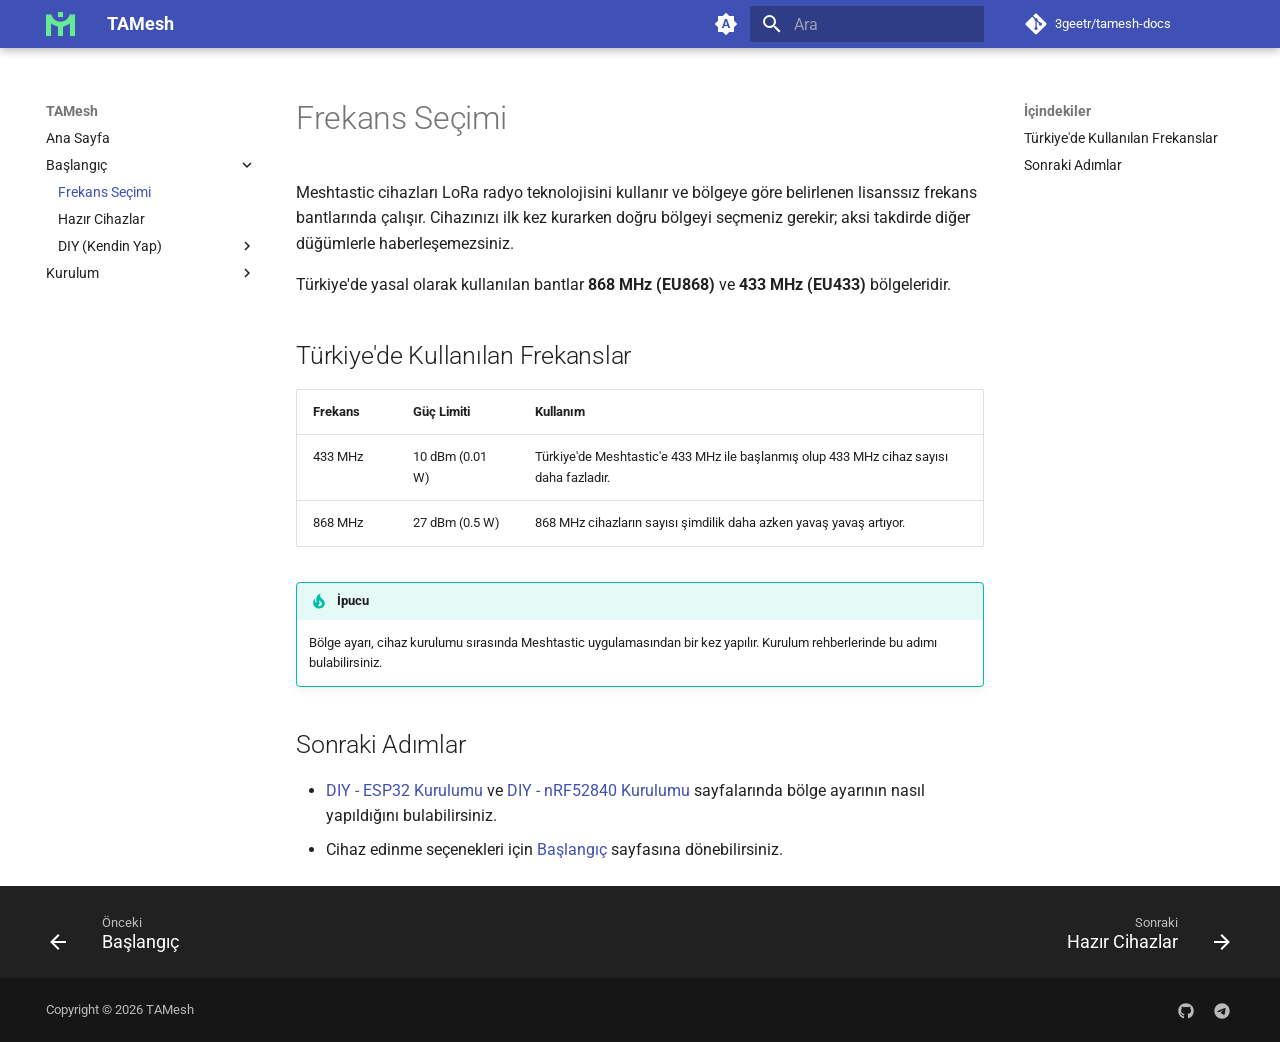
<file: baslangic/frekans-secimi/index.html>
<!doctype html>
<html lang="tr" class="no-js">
  <head>
    
      <meta charset="utf-8">
      <meta name="viewport" content="width=device-width,initial-scale=1">
      
        <meta name="description" content="TAMesh - Türkiye Meshtastic Topluluğu Dokümantasyonu">
      
      
      
        <link rel="canonical" href="https://3geetr.github.io/tamesh-docs/baslangic/frekans-secimi/">
      
      
        <link rel="prev" href="../">
      
      
        <link rel="next" href="../hazir-cihazlar/">
      
      
        
      
      
      <link rel="icon" href="../../assets/tamesh.svg">
      <meta name="generator" content="mkdocs-1.6.1, mkdocs-material-9.7.7">
    
    
      
        <title>Frekans Seçimi - TAMesh</title>
      
    
    
      <link rel="stylesheet" href="../../assets/stylesheets/main.ec1eaa64.min.css">
      
        
        <link rel="stylesheet" href="../../assets/stylesheets/palette.ab4e12ef.min.css">
      
      


    
    
      
    
    
      
        
        
        <link rel="preconnect" href="https://fonts.gstatic.com" crossorigin>
        <link rel="stylesheet" href="https://fonts.googleapis.com/css?family=Roboto:300,300i,400,400i,700,700i%7CRoboto+Mono:400,400i,700,700i&display=fallback">
        <style>:root{--md-text-font:"Roboto";--md-code-font:"Roboto Mono"}</style>
      
    
    
    <script>__md_scope=new URL("../..",location),__md_hash=e=>[...e].reduce(((e,_)=>(e<<5)-e+_.charCodeAt(0)),0),__md_get=(e,_=localStorage,t=__md_scope)=>JSON.parse(_.getItem(t.pathname+"."+e)),__md_set=(e,_,t=localStorage,a=__md_scope)=>{try{t.setItem(a.pathname+"."+e,JSON.stringify(_))}catch(e){}}</script>
    
      

    
    
  </head>
  
  
    
    
      
    
    
    
    
    <body dir="ltr" data-md-color-scheme="default" data-md-color-primary="indigo" data-md-color-accent="indigo">
  
    
    <input class="md-toggle" data-md-toggle="drawer" type="checkbox" id="__drawer" autocomplete="off">
    <input class="md-toggle" data-md-toggle="search" type="checkbox" id="__search" autocomplete="off">
    <label class="md-overlay" for="__drawer"></label>
    <div data-md-component="skip">
      
        
        <a href="#frekans-secimi" class="md-skip">
          Ana içeriğe geç
        </a>
      
    </div>
    <div data-md-component="announce">
      
    </div>
    
    
      

  

<header class="md-header md-header--shadow" data-md-component="header">
  <nav class="md-header__inner md-grid" aria-label="Başlık">
    <a href="../.." title="TAMesh" class="md-header__button md-logo" aria-label="TAMesh" data-md-component="logo">
      
  <img src="../../assets/tamesh.svg" alt="logo">

    </a>
    <label class="md-header__button md-icon" for="__drawer">
      
      <svg xmlns="http://www.w3.org/2000/svg" viewBox="0 0 24 24"><path d="M3 6h18v2H3zm0 5h18v2H3zm0 5h18v2H3z"/></svg>
    </label>
    <div class="md-header__title" data-md-component="header-title">
      <div class="md-header__ellipsis">
        <div class="md-header__topic">
          <span class="md-ellipsis">
            TAMesh
          </span>
        </div>
        <div class="md-header__topic" data-md-component="header-topic">
          <span class="md-ellipsis">
            
              Frekans Seçimi
            
          </span>
        </div>
      </div>
    </div>
    
      
        <form class="md-header__option" data-md-component="palette">
  
    
    
    
    <input class="md-option" data-md-color-media="(prefers-color-scheme)" data-md-color-scheme="default" data-md-color-primary="indigo" data-md-color-accent="indigo"  aria-label="Aydınlık moda geç"  type="radio" name="__palette" id="__palette_0">
    
      <label class="md-header__button md-icon" title="Aydınlık moda geç" for="__palette_1" hidden>
        <svg xmlns="http://www.w3.org/2000/svg" viewBox="0 0 24 24"><path d="m14.3 16-.7-2h-3.2l-.7 2H7.8L11 7h2l3.2 9zM20 8.69V4h-4.69L12 .69 8.69 4H4v4.69L.69 12 4 15.31V20h4.69L12 23.31 15.31 20H20v-4.69L23.31 12zm-9.15 3.96h2.3L12 9z"/></svg>
      </label>
    
  
    
    
    
    <input class="md-option" data-md-color-media="(prefers-color-scheme: light)" data-md-color-scheme="default" data-md-color-primary="indigo" data-md-color-accent="indigo"  aria-label="Karanlık moda geç"  type="radio" name="__palette" id="__palette_1">
    
      <label class="md-header__button md-icon" title="Karanlık moda geç" for="__palette_2" hidden>
        <svg xmlns="http://www.w3.org/2000/svg" viewBox="0 0 24 24"><path d="M12 7a5 5 0 0 1 5 5 5 5 0 0 1-5 5 5 5 0 0 1-5-5 5 5 0 0 1 5-5m0 2a3 3 0 0 0-3 3 3 3 0 0 0 3 3 3 3 0 0 0 3-3 3 3 0 0 0-3-3m0-7 2.39 3.42C13.65 5.15 12.84 5 12 5s-1.65.15-2.39.42zM3.34 7l4.16-.35A7.2 7.2 0 0 0 5.94 8.5c-.44.74-.69 1.5-.83 2.29zm.02 10 1.76-3.77a7.131 7.131 0 0 0 2.38 4.14zM20.65 7l-1.77 3.79a7.02 7.02 0 0 0-2.38-4.15zm-.01 10-4.14.36c.59-.51 1.12-1.14 1.54-1.86.42-.73.69-1.5.83-2.29zM12 22l-2.41-3.44c.74.27 1.55.44 2.41.44.82 0 1.63-.17 2.37-.44z"/></svg>
      </label>
    
  
    
    
    
    <input class="md-option" data-md-color-media="(prefers-color-scheme: dark)" data-md-color-scheme="slate" data-md-color-primary="black" data-md-color-accent="indigo"  aria-label="Sistem tercihine geç"  type="radio" name="__palette" id="__palette_2">
    
      <label class="md-header__button md-icon" title="Sistem tercihine geç" for="__palette_0" hidden>
        <svg xmlns="http://www.w3.org/2000/svg" viewBox="0 0 24 24"><path d="m17.75 4.09-2.53 1.94.91 3.06-2.63-1.81-2.63 1.81.91-3.06-2.53-1.94L12.44 4l1.06-3 1.06 3zm3.5 6.91-1.64 1.25.59 1.98-1.7-1.17-1.7 1.17.59-1.98L15.75 11l2.06-.05L18.5 9l.69 1.95zm-2.28 4.95c.83-.08 1.72 1.1 1.19 1.85-.32.45-.66.87-1.08 1.27C15.17 23 8.84 23 4.94 19.07c-3.91-3.9-3.91-10.24 0-14.14.4-.4.82-.76 1.27-1.08.75-.53 1.93.36 1.85 1.19-.27 2.86.69 5.83 2.89 8.02a9.96 9.96 0 0 0 8.02 2.89m-1.64 2.02a12.08 12.08 0 0 1-7.8-3.47c-2.17-2.19-3.33-5-3.49-7.82-2.81 3.14-2.7 7.96.31 10.98 3.02 3.01 7.84 3.12 10.98.31"/></svg>
      </label>
    
  
</form>
      
    
    
      <script>var palette=__md_get("__palette");if(palette&&palette.color){if("(prefers-color-scheme)"===palette.color.media){var media=matchMedia("(prefers-color-scheme: light)"),input=document.querySelector(media.matches?"[data-md-color-media='(prefers-color-scheme: light)']":"[data-md-color-media='(prefers-color-scheme: dark)']");palette.color.media=input.getAttribute("data-md-color-media"),palette.color.scheme=input.getAttribute("data-md-color-scheme"),palette.color.primary=input.getAttribute("data-md-color-primary"),palette.color.accent=input.getAttribute("data-md-color-accent")}for(var[key,value]of Object.entries(palette.color))document.body.setAttribute("data-md-color-"+key,value)}</script>
    
    
    
      
      
        <label class="md-header__button md-icon" for="__search">
          
          <svg xmlns="http://www.w3.org/2000/svg" viewBox="0 0 24 24"><path d="M9.5 3A6.5 6.5 0 0 1 16 9.5c0 1.61-.59 3.09-1.56 4.23l.27.27h.79l5 5-1.5 1.5-5-5v-.79l-.27-.27A6.52 6.52 0 0 1 9.5 16 6.5 6.5 0 0 1 3 9.5 6.5 6.5 0 0 1 9.5 3m0 2C7 5 5 7 5 9.5S7 14 9.5 14 14 12 14 9.5 12 5 9.5 5"/></svg>
        </label>
        <div class="md-search" data-md-component="search" role="dialog">
  <label class="md-search__overlay" for="__search"></label>
  <div class="md-search__inner" role="search">
    <form class="md-search__form" name="search">
      <input type="text" class="md-search__input" name="query" aria-label="Ara" placeholder="Ara" autocapitalize="off" autocorrect="off" autocomplete="off" spellcheck="false" data-md-component="search-query" required>
      <label class="md-search__icon md-icon" for="__search">
        
        <svg xmlns="http://www.w3.org/2000/svg" viewBox="0 0 24 24"><path d="M9.5 3A6.5 6.5 0 0 1 16 9.5c0 1.61-.59 3.09-1.56 4.23l.27.27h.79l5 5-1.5 1.5-5-5v-.79l-.27-.27A6.52 6.52 0 0 1 9.5 16 6.5 6.5 0 0 1 3 9.5 6.5 6.5 0 0 1 9.5 3m0 2C7 5 5 7 5 9.5S7 14 9.5 14 14 12 14 9.5 12 5 9.5 5"/></svg>
        
        <svg xmlns="http://www.w3.org/2000/svg" viewBox="0 0 24 24"><path d="M20 11v2H8l5.5 5.5-1.42 1.42L4.16 12l7.92-7.92L13.5 5.5 8 11z"/></svg>
      </label>
      <nav class="md-search__options" aria-label="Ara">
        
        <button type="reset" class="md-search__icon md-icon" title="Temizle" aria-label="Temizle" tabindex="-1">
          
          <svg xmlns="http://www.w3.org/2000/svg" viewBox="0 0 24 24"><path d="M19 6.41 17.59 5 12 10.59 6.41 5 5 6.41 10.59 12 5 17.59 6.41 19 12 13.41 17.59 19 19 17.59 13.41 12z"/></svg>
        </button>
      </nav>
      
        <div class="md-search__suggest" data-md-component="search-suggest"></div>
      
    </form>
    <div class="md-search__output">
      <div class="md-search__scrollwrap" tabindex="0" data-md-scrollfix>
        <div class="md-search-result" data-md-component="search-result">
          <div class="md-search-result__meta">
            Arama başlatılıyor
          </div>
          <ol class="md-search-result__list" role="presentation"></ol>
        </div>
      </div>
    </div>
  </div>
</div>
      
    
    
      <div class="md-header__source">
        <a href="https://github.com/3geetr/tamesh-docs" title="Depoya git" class="md-source" data-md-component="source">
  <div class="md-source__icon md-icon">
    
    <svg xmlns="http://www.w3.org/2000/svg" viewBox="0 0 448 512"><!--! Font Awesome Free 7.1.0 by @fontawesome - https://fontawesome.com License - https://fontawesome.com/license/free (Icons: CC BY 4.0, Fonts: SIL OFL 1.1, Code: MIT License) Copyright 2025 Fonticons, Inc.--><path d="M439.6 236.1 244 40.5c-5.4-5.5-12.8-8.5-20.4-8.5s-15 3-20.4 8.4L162.5 81l51.5 51.5c27.1-9.1 52.7 16.8 43.4 43.7l49.7 49.7c34.2-11.8 61.2 31 35.5 56.7-26.5 26.5-70.2-2.9-56-37.3L240.3 199v121.9c25.3 12.5 22.3 41.8 9.1 55-6.4 6.4-15.2 10.1-24.3 10.1s-17.8-3.6-24.3-10.1c-17.6-17.6-11.1-46.9 11.2-56v-123c-20.8-8.5-24.6-30.7-18.6-45L142.6 101 8.5 235.1C3 240.6 0 247.9 0 255.5s3 15 8.5 20.4l195.6 195.7c5.4 5.4 12.7 8.4 20.4 8.4s15-3 20.4-8.4l194.7-194.7c5.4-5.4 8.4-12.8 8.4-20.4s-3-15-8.4-20.4"/></svg>
  </div>
  <div class="md-source__repository">
    3geetr/tamesh-docs
  </div>
</a>
      </div>
    
  </nav>
  
</header>
    
    <div class="md-container" data-md-component="container">
      
      
        
          
        
      
      <main class="md-main" data-md-component="main">
        <div class="md-main__inner md-grid">
          
            
              
              <div class="md-sidebar md-sidebar--primary" data-md-component="sidebar" data-md-type="navigation" >
                <div class="md-sidebar__scrollwrap">
                  <div class="md-sidebar__inner">
                    



<nav class="md-nav md-nav--primary" aria-label="Navigasyon" data-md-level="0">
  <label class="md-nav__title" for="__drawer">
    <a href="../.." title="TAMesh" class="md-nav__button md-logo" aria-label="TAMesh" data-md-component="logo">
      
  <img src="../../assets/tamesh.svg" alt="logo">

    </a>
    TAMesh
  </label>
  
    <div class="md-nav__source">
      <a href="https://github.com/3geetr/tamesh-docs" title="Depoya git" class="md-source" data-md-component="source">
  <div class="md-source__icon md-icon">
    
    <svg xmlns="http://www.w3.org/2000/svg" viewBox="0 0 448 512"><!--! Font Awesome Free 7.1.0 by @fontawesome - https://fontawesome.com License - https://fontawesome.com/license/free (Icons: CC BY 4.0, Fonts: SIL OFL 1.1, Code: MIT License) Copyright 2025 Fonticons, Inc.--><path d="M439.6 236.1 244 40.5c-5.4-5.5-12.8-8.5-20.4-8.5s-15 3-20.4 8.4L162.5 81l51.5 51.5c27.1-9.1 52.7 16.8 43.4 43.7l49.7 49.7c34.2-11.8 61.2 31 35.5 56.7-26.5 26.5-70.2-2.9-56-37.3L240.3 199v121.9c25.3 12.5 22.3 41.8 9.1 55-6.4 6.4-15.2 10.1-24.3 10.1s-17.8-3.6-24.3-10.1c-17.6-17.6-11.1-46.9 11.2-56v-123c-20.8-8.5-24.6-30.7-18.6-45L142.6 101 8.5 235.1C3 240.6 0 247.9 0 255.5s3 15 8.5 20.4l195.6 195.7c5.4 5.4 12.7 8.4 20.4 8.4s15-3 20.4-8.4l194.7-194.7c5.4-5.4 8.4-12.8 8.4-20.4s-3-15-8.4-20.4"/></svg>
  </div>
  <div class="md-source__repository">
    3geetr/tamesh-docs
  </div>
</a>
    </div>
  
  <ul class="md-nav__list" data-md-scrollfix>
    
      
      
  
  
  
  
    <li class="md-nav__item">
      <a href="../.." class="md-nav__link">
        
  
  
  <span class="md-ellipsis">
    
  
    Ana Sayfa
  

    
  </span>
  
  

      </a>
    </li>
  

    
      
      
  
  
    
  
  
  
    
    
      
        
          
        
      
        
      
        
      
        
      
    
    
    
    
    <li class="md-nav__item md-nav__item--active md-nav__item--nested">
      
        
        
        <input class="md-nav__toggle md-toggle " type="checkbox" id="__nav_2" checked>
        
          
          <div class="md-nav__link md-nav__container">
            <a href="../" class="md-nav__link ">
              
  
  
  <span class="md-ellipsis">
    
  
    Başlangıç
  

    
  </span>
  
  

            </a>
            
              
              <label class="md-nav__link " for="__nav_2" id="__nav_2_label" tabindex="0">
                <span class="md-nav__icon md-icon"></span>
              </label>
            
          </div>
        
        <nav class="md-nav" data-md-level="1" aria-labelledby="__nav_2_label" aria-expanded="true">
          <label class="md-nav__title" for="__nav_2">
            <span class="md-nav__icon md-icon"></span>
            
  
    Başlangıç
  

          </label>
          <ul class="md-nav__list" data-md-scrollfix>
            
              
            
              
                
  
  
    
  
  
  
    <li class="md-nav__item md-nav__item--active">
      
      <input class="md-nav__toggle md-toggle" type="checkbox" id="__toc">
      
      
        
      
      
        <label class="md-nav__link md-nav__link--active" for="__toc">
          
  
  
  <span class="md-ellipsis">
    
  
    Frekans Seçimi
  

    
  </span>
  
  

          <span class="md-nav__icon md-icon"></span>
        </label>
      
      <a href="./" class="md-nav__link md-nav__link--active">
        
  
  
  <span class="md-ellipsis">
    
  
    Frekans Seçimi
  

    
  </span>
  
  

      </a>
      
        

  

<nav class="md-nav md-nav--secondary" aria-label="İçindekiler">
  
  
  
    
  
  
    <label class="md-nav__title" for="__toc">
      <span class="md-nav__icon md-icon"></span>
      İçindekiler
    </label>
    <ul class="md-nav__list" data-md-component="toc" data-md-scrollfix>
      
        <li class="md-nav__item">
  <a href="#turkiyede-kullanlan-frekanslar" class="md-nav__link">
    <span class="md-ellipsis">
      
        Türkiye'de Kullanılan Frekanslar
      
    </span>
  </a>
  
</li>
      
        <li class="md-nav__item">
  <a href="#sonraki-admlar" class="md-nav__link">
    <span class="md-ellipsis">
      
        Sonraki Adımlar
      
    </span>
  </a>
  
</li>
      
    </ul>
  
</nav>
      
    </li>
  

              
            
              
                
  
  
  
  
    <li class="md-nav__item">
      <a href="../hazir-cihazlar/" class="md-nav__link">
        
  
  
  <span class="md-ellipsis">
    
  
    Hazır Cihazlar
  

    
  </span>
  
  

      </a>
    </li>
  

              
            
              
                
  
  
  
  
    
    
      
        
      
        
      
        
      
    
    
    
    
    <li class="md-nav__item md-nav__item--nested">
      
        
        
        <input class="md-nav__toggle md-toggle " type="checkbox" id="__nav_2_4" >
        
          
          <label class="md-nav__link" for="__nav_2_4" id="__nav_2_4_label" tabindex="0">
            
  
  
  <span class="md-ellipsis">
    
  
    DIY (Kendin Yap)
  

    
  </span>
  
  

            <span class="md-nav__icon md-icon"></span>
          </label>
        
        <nav class="md-nav" data-md-level="2" aria-labelledby="__nav_2_4_label" aria-expanded="false">
          <label class="md-nav__title" for="__nav_2_4">
            <span class="md-nav__icon md-icon"></span>
            
  
    DIY (Kendin Yap)
  

          </label>
          <ul class="md-nav__list" data-md-scrollfix>
            
              
                
  
  
  
  
    <li class="md-nav__item">
      <a href="../diy/esp32/" class="md-nav__link">
        
  
  
  <span class="md-ellipsis">
    
  
    ESP32 Kurulumu
  

    
  </span>
  
  

      </a>
    </li>
  

              
            
              
                
  
  
  
  
    <li class="md-nav__item">
      <a href="../diy/nrf52840/" class="md-nav__link">
        
  
  
  <span class="md-ellipsis">
    
  
    nRF52840 Kurulumu
  

    
  </span>
  
  

      </a>
    </li>
  

              
            
              
                
  
  
  
  
    <li class="md-nav__item">
      <a href="../diy/parca-listesi/" class="md-nav__link">
        
  
  
  <span class="md-ellipsis">
    
  
    Parça Listesi
  

    
  </span>
  
  

      </a>
    </li>
  

              
            
          </ul>
        </nav>
      
    </li>
  

              
            
          </ul>
        </nav>
      
    </li>
  

    
      
      
  
  
  
  
    
    
      
        
      
        
      
        
      
    
    
    
    
    <li class="md-nav__item md-nav__item--nested">
      
        
        
        <input class="md-nav__toggle md-toggle " type="checkbox" id="__nav_3" >
        
          
          <label class="md-nav__link" for="__nav_3" id="__nav_3_label" tabindex="0">
            
  
  
  <span class="md-ellipsis">
    
  
    Kurulum
  

    
  </span>
  
  

            <span class="md-nav__icon md-icon"></span>
          </label>
        
        <nav class="md-nav" data-md-level="1" aria-labelledby="__nav_3_label" aria-expanded="false">
          <label class="md-nav__title" for="__nav_3">
            <span class="md-nav__icon md-icon"></span>
            
  
    Kurulum
  

          </label>
          <ul class="md-nav__list" data-md-scrollfix>
            
              
                
  
  
  
  
    <li class="md-nav__item">
      <a href="../../kurulum/yazilim/" class="md-nav__link">
        
  
  
  <span class="md-ellipsis">
    
  
    Yazılım Yükleme/Güncelleme
  

    
  </span>
  
  

      </a>
    </li>
  

              
            
              
                
  
  
  
  
    <li class="md-nav__item">
      <a href="../../kurulum/ilk-ayarlar/" class="md-nav__link">
        
  
  
  <span class="md-ellipsis">
    
  
    İlk Ayarlar
  

    
  </span>
  
  

      </a>
    </li>
  

              
            
              
                
  
  
  
  
    <li class="md-nav__item">
      <a href="../../kurulum/mqtt/" class="md-nav__link">
        
  
  
  <span class="md-ellipsis">
    
  
    MQTT
  

    
  </span>
  
  

      </a>
    </li>
  

              
            
          </ul>
        </nav>
      
    </li>
  

    
  </ul>
</nav>
                  </div>
                </div>
              </div>
            
            
              
              <div class="md-sidebar md-sidebar--secondary" data-md-component="sidebar" data-md-type="toc" >
                <div class="md-sidebar__scrollwrap">
                  <div class="md-sidebar__inner">
                    

  

<nav class="md-nav md-nav--secondary" aria-label="İçindekiler">
  
  
  
    
  
  
    <label class="md-nav__title" for="__toc">
      <span class="md-nav__icon md-icon"></span>
      İçindekiler
    </label>
    <ul class="md-nav__list" data-md-component="toc" data-md-scrollfix>
      
        <li class="md-nav__item">
  <a href="#turkiyede-kullanlan-frekanslar" class="md-nav__link">
    <span class="md-ellipsis">
      
        Türkiye'de Kullanılan Frekanslar
      
    </span>
  </a>
  
</li>
      
        <li class="md-nav__item">
  <a href="#sonraki-admlar" class="md-nav__link">
    <span class="md-ellipsis">
      
        Sonraki Adımlar
      
    </span>
  </a>
  
</li>
      
    </ul>
  
</nav>
                  </div>
                </div>
              </div>
            
          
          
            <div class="md-content" data-md-component="content">
              
              <article class="md-content__inner md-typeset">
                
                  


  
  


<h1 id="frekans-secimi">Frekans Seçimi<a class="headerlink" href="#frekans-secimi" title="Permanent link">&para;</a></h1>
<p>Meshtastic cihazları LoRa radyo teknolojisini kullanır ve bölgeye göre belirlenen lisanssız frekans bantlarında çalışır. Cihazınızı ilk kez kurarken doğru bölgeyi seçmeniz gerekir; aksi takdirde diğer düğümlerle haberleşemezsiniz.</p>
<p>Türkiye'de yasal olarak kullanılan bantlar <strong>868 MHz (EU868)</strong> ve <strong>433 MHz (EU433)</strong> bölgeleridir.</p>
<h2 id="turkiyede-kullanlan-frekanslar">Türkiye'de Kullanılan Frekanslar<a class="headerlink" href="#turkiyede-kullanlan-frekanslar" title="Permanent link">&para;</a></h2>
<table>
<thead>
<tr>
<th>Frekans</th>
<th>Güç Limiti</th>
<th>Kullanım</th>
</tr>
</thead>
<tbody>
<tr>
<td>433 MHz</td>
<td>10 dBm (0.01 W)</td>
<td>Türkiye'de Meshtastic'e 433 MHz ile başlanmış olup 433 MHz cihaz sayısı daha fazladır.</td>
</tr>
<tr>
<td>868 MHz</td>
<td>27 dBm (0.5 W)</td>
<td>868 MHz cihazların sayısı şimdilik daha azken yavaş yavaş artıyor.</td>
</tr>
</tbody>
</table>
<div class="admonition tip">
<p class="admonition-title">İpucu</p>
<p>Bölge ayarı, cihaz kurulumu sırasında Meshtastic uygulamasından bir kez yapılır. Kurulum rehberlerinde bu adımı bulabilirsiniz.</p>
</div>
<h2 id="sonraki-admlar">Sonraki Adımlar<a class="headerlink" href="#sonraki-admlar" title="Permanent link">&para;</a></h2>
<ul>
<li><a href="../diy/esp32/">DIY - ESP32 Kurulumu</a> ve <a href="../diy/nrf52840/">DIY - nRF52840 Kurulumu</a> sayfalarında bölge ayarının nasıl yapıldığını bulabilirsiniz.</li>
<li>Cihaz edinme seçenekleri için <a href="../">Başlangıç</a> sayfasına dönebilirsiniz.</li>
</ul>












                
              </article>
            </div>
          
          
<script>var target=document.getElementById(location.hash.slice(1));target&&target.name&&(target.checked=target.name.startsWith("__tabbed_"))</script>
        </div>
        
          <button type="button" class="md-top md-icon" data-md-component="top" hidden>
  
  <svg xmlns="http://www.w3.org/2000/svg" viewBox="0 0 24 24"><path d="M13 20h-2V8l-5.5 5.5-1.42-1.42L12 4.16l7.92 7.92-1.42 1.42L13 8z"/></svg>
  Başa dön
</button>
        
      </main>
      
        <footer class="md-footer">
  
    
      
      <nav class="md-footer__inner md-grid" aria-label="Altbilgi" >
        
          
          <a href="../" class="md-footer__link md-footer__link--prev" aria-label="Önceki: Başlangıç">
            <div class="md-footer__button md-icon">
              
              <svg xmlns="http://www.w3.org/2000/svg" viewBox="0 0 24 24"><path d="M20 11v2H8l5.5 5.5-1.42 1.42L4.16 12l7.92-7.92L13.5 5.5 8 11z"/></svg>
            </div>
            <div class="md-footer__title">
              <span class="md-footer__direction">
                Önceki
              </span>
              <div class="md-ellipsis">
                Başlangıç
              </div>
            </div>
          </a>
        
        
          
          <a href="../hazir-cihazlar/" class="md-footer__link md-footer__link--next" aria-label="Sonraki: Hazır Cihazlar">
            <div class="md-footer__title">
              <span class="md-footer__direction">
                Sonraki
              </span>
              <div class="md-ellipsis">
                Hazır Cihazlar
              </div>
            </div>
            <div class="md-footer__button md-icon">
              
              <svg xmlns="http://www.w3.org/2000/svg" viewBox="0 0 24 24"><path d="M4 11v2h12l-5.5 5.5 1.42 1.42L19.84 12l-7.92-7.92L10.5 5.5 16 11z"/></svg>
            </div>
          </a>
        
      </nav>
    
  
  <div class="md-footer-meta md-typeset">
    <div class="md-footer-meta__inner md-grid">
      <div class="md-copyright">
  
    <div class="md-copyright__highlight">
      Copyright &copy; 2026 TAMesh
    </div>
  
  
</div>
      
        
<div class="md-social">
  
    
    
    
    
    <a href="https://github.com/3geetr" target="_blank" rel="noopener" title="GitHub" class="md-social__link">
      <svg xmlns="http://www.w3.org/2000/svg" viewBox="0 0 512 512"><!--! Font Awesome Free 7.1.0 by @fontawesome - https://fontawesome.com License - https://fontawesome.com/license/free (Icons: CC BY 4.0, Fonts: SIL OFL 1.1, Code: MIT License) Copyright 2025 Fonticons, Inc.--><path d="M173.9 397.4c0 2-2.3 3.6-5.2 3.6-3.3.3-5.6-1.3-5.6-3.6 0-2 2.3-3.6 5.2-3.6 3-.3 5.6 1.3 5.6 3.6m-31.1-4.5c-.7 2 1.3 4.3 4.3 4.9 2.6 1 5.6 0 6.2-2s-1.3-4.3-4.3-5.2c-2.6-.7-5.5.3-6.2 2.3m44.2-1.7c-2.9.7-4.9 2.6-4.6 4.9.3 2 2.9 3.3 5.9 2.6 2.9-.7 4.9-2.6 4.6-4.6-.3-1.9-3-3.2-5.9-2.9M252.8 8C114.1 8 8 113.3 8 252c0 110.9 69.8 205.8 169.5 239.2 12.8 2.3 17.3-5.6 17.3-12.1 0-6.2-.3-40.4-.3-61.4 0 0-70 15-84.7-29.8 0 0-11.4-29.1-27.8-36.6 0 0-22.9-15.7 1.6-15.4 0 0 24.9 2 38.6 25.8 21.9 38.6 58.6 27.5 72.9 20.9 2.3-16 8.8-27.1 16-33.7-55.9-6.2-112.3-14.3-112.3-110.5 0-27.5 7.6-41.3 23.6-58.9-2.6-6.5-11.1-33.3 2.6-67.9 20.9-6.5 69 27 69 27 20-5.6 41.5-8.5 62.8-8.5s42.8 2.9 62.8 8.5c0 0 48.1-33.6 69-27 13.7 34.7 5.2 61.4 2.6 67.9 16 17.7 25.8 31.5 25.8 58.9 0 96.5-58.9 104.2-114.8 110.5 9.2 7.9 17 22.9 17 46.4 0 33.7-.3 75.4-.3 83.6 0 6.5 4.6 14.4 17.3 12.1C436.2 457.8 504 362.9 504 252 504 113.3 391.5 8 252.8 8M105.2 352.9c-1.3 1-1 3.3.7 5.2 1.6 1.6 3.9 2.3 5.2 1 1.3-1 1-3.3-.7-5.2-1.6-1.6-3.9-2.3-5.2-1m-10.8-8.1c-.7 1.3.3 2.9 2.3 3.9 1.6 1 3.6.7 4.3-.7.7-1.3-.3-2.9-2.3-3.9-2-.6-3.6-.3-4.3.7m32.4 35.6c-1.6 1.3-1 4.3 1.3 6.2 2.3 2.3 5.2 2.6 6.5 1 1.3-1.3.7-4.3-1.3-6.2-2.2-2.3-5.2-2.6-6.5-1m-11.4-14.7c-1.6 1-1.6 3.6 0 5.9s4.3 3.3 5.6 2.3c1.6-1.3 1.6-3.9 0-6.2-1.4-2.3-4-3.3-5.6-2"/></svg>
    </a>
  
    
    
    
    
    <a href="https://t.me/meshtastic_tr" target="_blank" rel="noopener" title="Telegram" class="md-social__link">
      <svg xmlns="http://www.w3.org/2000/svg" viewBox="0 0 512 512"><!--! Font Awesome Free 7.1.0 by @fontawesome - https://fontawesome.com License - https://fontawesome.com/license/free (Icons: CC BY 4.0, Fonts: SIL OFL 1.1, Code: MIT License) Copyright 2025 Fonticons, Inc.--><path d="M256 8a248 248 0 1 0 0 496 248 248 0 1 0 0-496m115 168.7c-3.7 39.2-19.9 134.4-28.1 178.3-3.5 18.6-10.3 24.8-16.9 25.4-14.4 1.3-25.3-9.5-39.3-18.7-21.8-14.3-34.2-23.2-55.3-37.2-24.5-16.1-8.6-25 5.3-39.5 3.7-3.8 67.1-61.5 68.3-66.7.2-.7.3-3.1-1.2-4.4s-3.6-.8-5.1-.5c-2.2.5-37.1 23.5-104.6 69.1-9.9 6.8-18.9 10.1-26.9 9.9-8.9-.2-25.9-5-38.6-9.1-15.5-5-27.9-7.7-26.8-16.3.6-4.5 6.7-9 18.4-13.7 72.3-31.5 120.5-52.3 144.6-62.3 68.9-28.6 83.2-33.6 92.5-33.8 2.1 0 6.6.5 9.6 2.9 2 1.7 3.2 4.1 3.5 6.7.5 3.2.6 6.5.4 9.8z"/></svg>
    </a>
  
</div>
      
    </div>
  </div>
</footer>
      
    </div>
    <div class="md-dialog" data-md-component="dialog">
      <div class="md-dialog__inner md-typeset"></div>
    </div>
    
    
    
      
      
      <script id="__config" type="application/json">{"annotate": null, "base": "../..", "features": ["navigation.instant", "navigation.tracking", "navigation.top", "navigation.footer", "navigation.indexes", "toc.follow", "search.suggest", "search.highlight", "content.code.copy"], "search": "../../assets/javascripts/workers/search.2c215733.min.js", "tags": null, "translations": {"clipboard.copied": "Kopyaland\u0131", "clipboard.copy": "Kopyala", "search.result.more.one": "Bu sayfada 1 tane daha", "search.result.more.other": "Bu sayfada # tane daha", "search.result.none": "E\u015fle\u015fen dok\u00fcman bulunamad\u0131", "search.result.one": "1 dok\u00fcman bulundu", "search.result.other": "# dok\u00fcman bulundu", "search.result.placeholder": "Aramaya ba\u015flamak i\u00e7in yaz\u0131n", "search.result.term.missing": "Eksik", "select.version": "Versiyon se\u00e7"}, "version": null}</script>
    
    
      <script src="../../assets/javascripts/bundle.d7400e89.min.js"></script>
      
    
  </body>
</html>
</file>
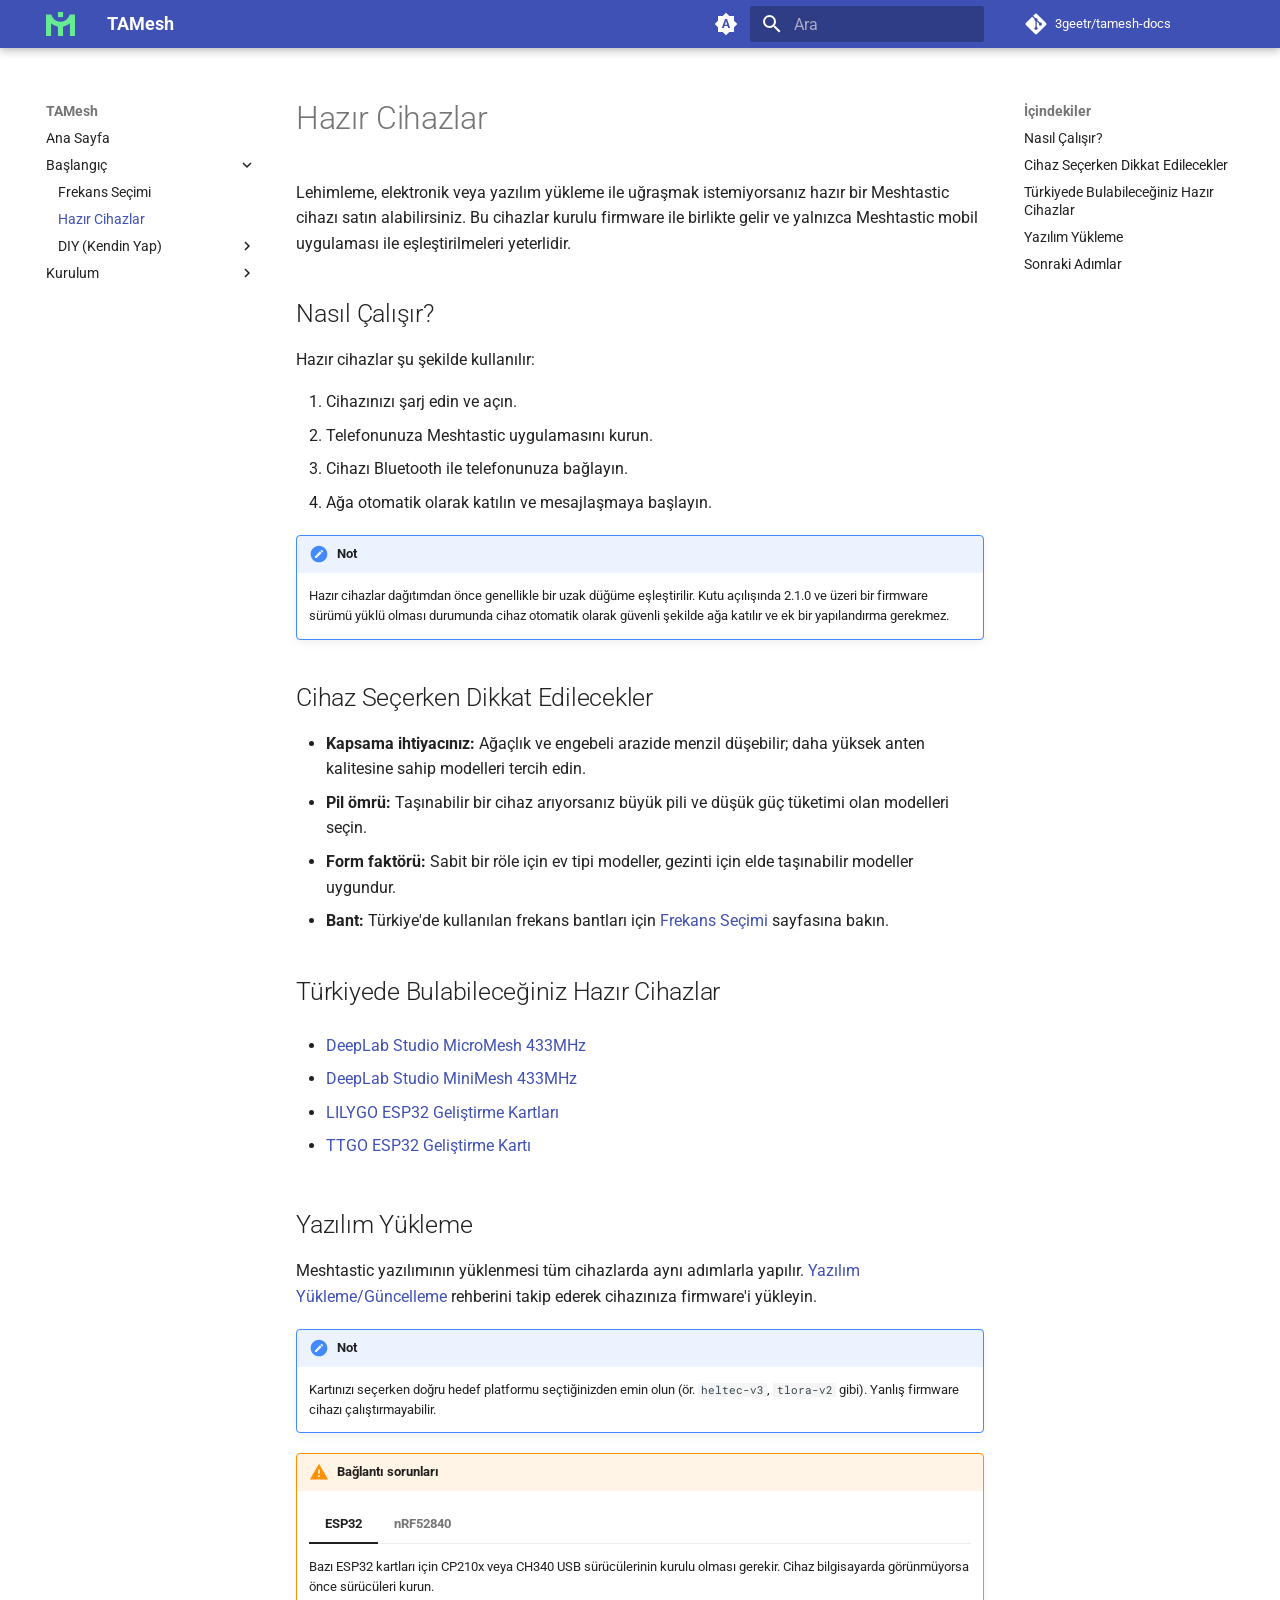
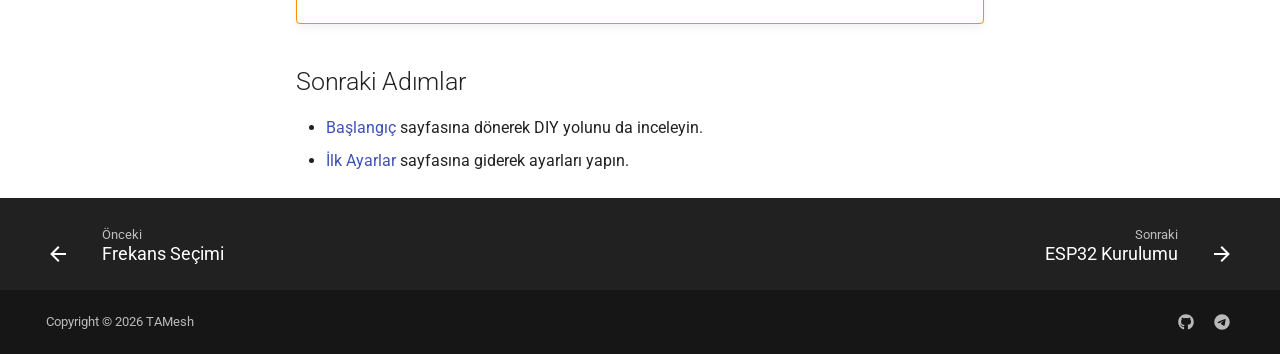
<file: baslangic/hazir-cihazlar/index.html>
<!doctype html>
<html lang="tr" class="no-js">
  <head>
    
      <meta charset="utf-8">
      <meta name="viewport" content="width=device-width,initial-scale=1">
      
        <meta name="description" content="TAMesh - Türkiye Meshtastic Topluluğu Dokümantasyonu">
      
      
      
        <link rel="canonical" href="https://3geetr.github.io/tamesh-docs/baslangic/hazir-cihazlar/">
      
      
        <link rel="prev" href="../frekans-secimi/">
      
      
        <link rel="next" href="../diy/esp32/">
      
      
        
      
      
      <link rel="icon" href="../../assets/tamesh.svg">
      <meta name="generator" content="mkdocs-1.6.1, mkdocs-material-9.7.7">
    
    
      
        <title>Hazır Cihazlar - TAMesh</title>
      
    
    
      <link rel="stylesheet" href="../../assets/stylesheets/main.ec1eaa64.min.css">
      
        
        <link rel="stylesheet" href="../../assets/stylesheets/palette.ab4e12ef.min.css">
      
      


    
    
      
    
    
      
        
        
        <link rel="preconnect" href="https://fonts.gstatic.com" crossorigin>
        <link rel="stylesheet" href="https://fonts.googleapis.com/css?family=Roboto:300,300i,400,400i,700,700i%7CRoboto+Mono:400,400i,700,700i&display=fallback">
        <style>:root{--md-text-font:"Roboto";--md-code-font:"Roboto Mono"}</style>
      
    
    
    <script>__md_scope=new URL("../..",location),__md_hash=e=>[...e].reduce(((e,_)=>(e<<5)-e+_.charCodeAt(0)),0),__md_get=(e,_=localStorage,t=__md_scope)=>JSON.parse(_.getItem(t.pathname+"."+e)),__md_set=(e,_,t=localStorage,a=__md_scope)=>{try{t.setItem(a.pathname+"."+e,JSON.stringify(_))}catch(e){}}</script>
    
      

    
    
  </head>
  
  
    
    
      
    
    
    
    
    <body dir="ltr" data-md-color-scheme="default" data-md-color-primary="indigo" data-md-color-accent="indigo">
  
    
    <input class="md-toggle" data-md-toggle="drawer" type="checkbox" id="__drawer" autocomplete="off">
    <input class="md-toggle" data-md-toggle="search" type="checkbox" id="__search" autocomplete="off">
    <label class="md-overlay" for="__drawer"></label>
    <div data-md-component="skip">
      
        
        <a href="#hazr-cihazlar" class="md-skip">
          Ana içeriğe geç
        </a>
      
    </div>
    <div data-md-component="announce">
      
    </div>
    
    
      

  

<header class="md-header md-header--shadow" data-md-component="header">
  <nav class="md-header__inner md-grid" aria-label="Başlık">
    <a href="../.." title="TAMesh" class="md-header__button md-logo" aria-label="TAMesh" data-md-component="logo">
      
  <img src="../../assets/tamesh.svg" alt="logo">

    </a>
    <label class="md-header__button md-icon" for="__drawer">
      
      <svg xmlns="http://www.w3.org/2000/svg" viewBox="0 0 24 24"><path d="M3 6h18v2H3zm0 5h18v2H3zm0 5h18v2H3z"/></svg>
    </label>
    <div class="md-header__title" data-md-component="header-title">
      <div class="md-header__ellipsis">
        <div class="md-header__topic">
          <span class="md-ellipsis">
            TAMesh
          </span>
        </div>
        <div class="md-header__topic" data-md-component="header-topic">
          <span class="md-ellipsis">
            
              Hazır Cihazlar
            
          </span>
        </div>
      </div>
    </div>
    
      
        <form class="md-header__option" data-md-component="palette">
  
    
    
    
    <input class="md-option" data-md-color-media="(prefers-color-scheme)" data-md-color-scheme="default" data-md-color-primary="indigo" data-md-color-accent="indigo"  aria-label="Aydınlık moda geç"  type="radio" name="__palette" id="__palette_0">
    
      <label class="md-header__button md-icon" title="Aydınlık moda geç" for="__palette_1" hidden>
        <svg xmlns="http://www.w3.org/2000/svg" viewBox="0 0 24 24"><path d="m14.3 16-.7-2h-3.2l-.7 2H7.8L11 7h2l3.2 9zM20 8.69V4h-4.69L12 .69 8.69 4H4v4.69L.69 12 4 15.31V20h4.69L12 23.31 15.31 20H20v-4.69L23.31 12zm-9.15 3.96h2.3L12 9z"/></svg>
      </label>
    
  
    
    
    
    <input class="md-option" data-md-color-media="(prefers-color-scheme: light)" data-md-color-scheme="default" data-md-color-primary="indigo" data-md-color-accent="indigo"  aria-label="Karanlık moda geç"  type="radio" name="__palette" id="__palette_1">
    
      <label class="md-header__button md-icon" title="Karanlık moda geç" for="__palette_2" hidden>
        <svg xmlns="http://www.w3.org/2000/svg" viewBox="0 0 24 24"><path d="M12 7a5 5 0 0 1 5 5 5 5 0 0 1-5 5 5 5 0 0 1-5-5 5 5 0 0 1 5-5m0 2a3 3 0 0 0-3 3 3 3 0 0 0 3 3 3 3 0 0 0 3-3 3 3 0 0 0-3-3m0-7 2.39 3.42C13.65 5.15 12.84 5 12 5s-1.65.15-2.39.42zM3.34 7l4.16-.35A7.2 7.2 0 0 0 5.94 8.5c-.44.74-.69 1.5-.83 2.29zm.02 10 1.76-3.77a7.131 7.131 0 0 0 2.38 4.14zM20.65 7l-1.77 3.79a7.02 7.02 0 0 0-2.38-4.15zm-.01 10-4.14.36c.59-.51 1.12-1.14 1.54-1.86.42-.73.69-1.5.83-2.29zM12 22l-2.41-3.44c.74.27 1.55.44 2.41.44.82 0 1.63-.17 2.37-.44z"/></svg>
      </label>
    
  
    
    
    
    <input class="md-option" data-md-color-media="(prefers-color-scheme: dark)" data-md-color-scheme="slate" data-md-color-primary="black" data-md-color-accent="indigo"  aria-label="Sistem tercihine geç"  type="radio" name="__palette" id="__palette_2">
    
      <label class="md-header__button md-icon" title="Sistem tercihine geç" for="__palette_0" hidden>
        <svg xmlns="http://www.w3.org/2000/svg" viewBox="0 0 24 24"><path d="m17.75 4.09-2.53 1.94.91 3.06-2.63-1.81-2.63 1.81.91-3.06-2.53-1.94L12.44 4l1.06-3 1.06 3zm3.5 6.91-1.64 1.25.59 1.98-1.7-1.17-1.7 1.17.59-1.98L15.75 11l2.06-.05L18.5 9l.69 1.95zm-2.28 4.95c.83-.08 1.72 1.1 1.19 1.85-.32.45-.66.87-1.08 1.27C15.17 23 8.84 23 4.94 19.07c-3.91-3.9-3.91-10.24 0-14.14.4-.4.82-.76 1.27-1.08.75-.53 1.93.36 1.85 1.19-.27 2.86.69 5.83 2.89 8.02a9.96 9.96 0 0 0 8.02 2.89m-1.64 2.02a12.08 12.08 0 0 1-7.8-3.47c-2.17-2.19-3.33-5-3.49-7.82-2.81 3.14-2.7 7.96.31 10.98 3.02 3.01 7.84 3.12 10.98.31"/></svg>
      </label>
    
  
</form>
      
    
    
      <script>var palette=__md_get("__palette");if(palette&&palette.color){if("(prefers-color-scheme)"===palette.color.media){var media=matchMedia("(prefers-color-scheme: light)"),input=document.querySelector(media.matches?"[data-md-color-media='(prefers-color-scheme: light)']":"[data-md-color-media='(prefers-color-scheme: dark)']");palette.color.media=input.getAttribute("data-md-color-media"),palette.color.scheme=input.getAttribute("data-md-color-scheme"),palette.color.primary=input.getAttribute("data-md-color-primary"),palette.color.accent=input.getAttribute("data-md-color-accent")}for(var[key,value]of Object.entries(palette.color))document.body.setAttribute("data-md-color-"+key,value)}</script>
    
    
    
      
      
        <label class="md-header__button md-icon" for="__search">
          
          <svg xmlns="http://www.w3.org/2000/svg" viewBox="0 0 24 24"><path d="M9.5 3A6.5 6.5 0 0 1 16 9.5c0 1.61-.59 3.09-1.56 4.23l.27.27h.79l5 5-1.5 1.5-5-5v-.79l-.27-.27A6.52 6.52 0 0 1 9.5 16 6.5 6.5 0 0 1 3 9.5 6.5 6.5 0 0 1 9.5 3m0 2C7 5 5 7 5 9.5S7 14 9.5 14 14 12 14 9.5 12 5 9.5 5"/></svg>
        </label>
        <div class="md-search" data-md-component="search" role="dialog">
  <label class="md-search__overlay" for="__search"></label>
  <div class="md-search__inner" role="search">
    <form class="md-search__form" name="search">
      <input type="text" class="md-search__input" name="query" aria-label="Ara" placeholder="Ara" autocapitalize="off" autocorrect="off" autocomplete="off" spellcheck="false" data-md-component="search-query" required>
      <label class="md-search__icon md-icon" for="__search">
        
        <svg xmlns="http://www.w3.org/2000/svg" viewBox="0 0 24 24"><path d="M9.5 3A6.5 6.5 0 0 1 16 9.5c0 1.61-.59 3.09-1.56 4.23l.27.27h.79l5 5-1.5 1.5-5-5v-.79l-.27-.27A6.52 6.52 0 0 1 9.5 16 6.5 6.5 0 0 1 3 9.5 6.5 6.5 0 0 1 9.5 3m0 2C7 5 5 7 5 9.5S7 14 9.5 14 14 12 14 9.5 12 5 9.5 5"/></svg>
        
        <svg xmlns="http://www.w3.org/2000/svg" viewBox="0 0 24 24"><path d="M20 11v2H8l5.5 5.5-1.42 1.42L4.16 12l7.92-7.92L13.5 5.5 8 11z"/></svg>
      </label>
      <nav class="md-search__options" aria-label="Ara">
        
        <button type="reset" class="md-search__icon md-icon" title="Temizle" aria-label="Temizle" tabindex="-1">
          
          <svg xmlns="http://www.w3.org/2000/svg" viewBox="0 0 24 24"><path d="M19 6.41 17.59 5 12 10.59 6.41 5 5 6.41 10.59 12 5 17.59 6.41 19 12 13.41 17.59 19 19 17.59 13.41 12z"/></svg>
        </button>
      </nav>
      
        <div class="md-search__suggest" data-md-component="search-suggest"></div>
      
    </form>
    <div class="md-search__output">
      <div class="md-search__scrollwrap" tabindex="0" data-md-scrollfix>
        <div class="md-search-result" data-md-component="search-result">
          <div class="md-search-result__meta">
            Arama başlatılıyor
          </div>
          <ol class="md-search-result__list" role="presentation"></ol>
        </div>
      </div>
    </div>
  </div>
</div>
      
    
    
      <div class="md-header__source">
        <a href="https://github.com/3geetr/tamesh-docs" title="Depoya git" class="md-source" data-md-component="source">
  <div class="md-source__icon md-icon">
    
    <svg xmlns="http://www.w3.org/2000/svg" viewBox="0 0 448 512"><!--! Font Awesome Free 7.1.0 by @fontawesome - https://fontawesome.com License - https://fontawesome.com/license/free (Icons: CC BY 4.0, Fonts: SIL OFL 1.1, Code: MIT License) Copyright 2025 Fonticons, Inc.--><path d="M439.6 236.1 244 40.5c-5.4-5.5-12.8-8.5-20.4-8.5s-15 3-20.4 8.4L162.5 81l51.5 51.5c27.1-9.1 52.7 16.8 43.4 43.7l49.7 49.7c34.2-11.8 61.2 31 35.5 56.7-26.5 26.5-70.2-2.9-56-37.3L240.3 199v121.9c25.3 12.5 22.3 41.8 9.1 55-6.4 6.4-15.2 10.1-24.3 10.1s-17.8-3.6-24.3-10.1c-17.6-17.6-11.1-46.9 11.2-56v-123c-20.8-8.5-24.6-30.7-18.6-45L142.6 101 8.5 235.1C3 240.6 0 247.9 0 255.5s3 15 8.5 20.4l195.6 195.7c5.4 5.4 12.7 8.4 20.4 8.4s15-3 20.4-8.4l194.7-194.7c5.4-5.4 8.4-12.8 8.4-20.4s-3-15-8.4-20.4"/></svg>
  </div>
  <div class="md-source__repository">
    3geetr/tamesh-docs
  </div>
</a>
      </div>
    
  </nav>
  
</header>
    
    <div class="md-container" data-md-component="container">
      
      
        
          
        
      
      <main class="md-main" data-md-component="main">
        <div class="md-main__inner md-grid">
          
            
              
              <div class="md-sidebar md-sidebar--primary" data-md-component="sidebar" data-md-type="navigation" >
                <div class="md-sidebar__scrollwrap">
                  <div class="md-sidebar__inner">
                    



<nav class="md-nav md-nav--primary" aria-label="Navigasyon" data-md-level="0">
  <label class="md-nav__title" for="__drawer">
    <a href="../.." title="TAMesh" class="md-nav__button md-logo" aria-label="TAMesh" data-md-component="logo">
      
  <img src="../../assets/tamesh.svg" alt="logo">

    </a>
    TAMesh
  </label>
  
    <div class="md-nav__source">
      <a href="https://github.com/3geetr/tamesh-docs" title="Depoya git" class="md-source" data-md-component="source">
  <div class="md-source__icon md-icon">
    
    <svg xmlns="http://www.w3.org/2000/svg" viewBox="0 0 448 512"><!--! Font Awesome Free 7.1.0 by @fontawesome - https://fontawesome.com License - https://fontawesome.com/license/free (Icons: CC BY 4.0, Fonts: SIL OFL 1.1, Code: MIT License) Copyright 2025 Fonticons, Inc.--><path d="M439.6 236.1 244 40.5c-5.4-5.5-12.8-8.5-20.4-8.5s-15 3-20.4 8.4L162.5 81l51.5 51.5c27.1-9.1 52.7 16.8 43.4 43.7l49.7 49.7c34.2-11.8 61.2 31 35.5 56.7-26.5 26.5-70.2-2.9-56-37.3L240.3 199v121.9c25.3 12.5 22.3 41.8 9.1 55-6.4 6.4-15.2 10.1-24.3 10.1s-17.8-3.6-24.3-10.1c-17.6-17.6-11.1-46.9 11.2-56v-123c-20.8-8.5-24.6-30.7-18.6-45L142.6 101 8.5 235.1C3 240.6 0 247.9 0 255.5s3 15 8.5 20.4l195.6 195.7c5.4 5.4 12.7 8.4 20.4 8.4s15-3 20.4-8.4l194.7-194.7c5.4-5.4 8.4-12.8 8.4-20.4s-3-15-8.4-20.4"/></svg>
  </div>
  <div class="md-source__repository">
    3geetr/tamesh-docs
  </div>
</a>
    </div>
  
  <ul class="md-nav__list" data-md-scrollfix>
    
      
      
  
  
  
  
    <li class="md-nav__item">
      <a href="../.." class="md-nav__link">
        
  
  
  <span class="md-ellipsis">
    
  
    Ana Sayfa
  

    
  </span>
  
  

      </a>
    </li>
  

    
      
      
  
  
    
  
  
  
    
    
      
        
          
        
      
        
      
        
      
        
      
    
    
    
    
    <li class="md-nav__item md-nav__item--active md-nav__item--nested">
      
        
        
        <input class="md-nav__toggle md-toggle " type="checkbox" id="__nav_2" checked>
        
          
          <div class="md-nav__link md-nav__container">
            <a href="../" class="md-nav__link ">
              
  
  
  <span class="md-ellipsis">
    
  
    Başlangıç
  

    
  </span>
  
  

            </a>
            
              
              <label class="md-nav__link " for="__nav_2" id="__nav_2_label" tabindex="0">
                <span class="md-nav__icon md-icon"></span>
              </label>
            
          </div>
        
        <nav class="md-nav" data-md-level="1" aria-labelledby="__nav_2_label" aria-expanded="true">
          <label class="md-nav__title" for="__nav_2">
            <span class="md-nav__icon md-icon"></span>
            
  
    Başlangıç
  

          </label>
          <ul class="md-nav__list" data-md-scrollfix>
            
              
            
              
                
  
  
  
  
    <li class="md-nav__item">
      <a href="../frekans-secimi/" class="md-nav__link">
        
  
  
  <span class="md-ellipsis">
    
  
    Frekans Seçimi
  

    
  </span>
  
  

      </a>
    </li>
  

              
            
              
                
  
  
    
  
  
  
    <li class="md-nav__item md-nav__item--active">
      
      <input class="md-nav__toggle md-toggle" type="checkbox" id="__toc">
      
      
        
      
      
        <label class="md-nav__link md-nav__link--active" for="__toc">
          
  
  
  <span class="md-ellipsis">
    
  
    Hazır Cihazlar
  

    
  </span>
  
  

          <span class="md-nav__icon md-icon"></span>
        </label>
      
      <a href="./" class="md-nav__link md-nav__link--active">
        
  
  
  <span class="md-ellipsis">
    
  
    Hazır Cihazlar
  

    
  </span>
  
  

      </a>
      
        

  

<nav class="md-nav md-nav--secondary" aria-label="İçindekiler">
  
  
  
    
  
  
    <label class="md-nav__title" for="__toc">
      <span class="md-nav__icon md-icon"></span>
      İçindekiler
    </label>
    <ul class="md-nav__list" data-md-component="toc" data-md-scrollfix>
      
        <li class="md-nav__item">
  <a href="#nasl-calsr" class="md-nav__link">
    <span class="md-ellipsis">
      
        Nasıl Çalışır?
      
    </span>
  </a>
  
</li>
      
        <li class="md-nav__item">
  <a href="#cihaz-secerken-dikkat-edilecekler" class="md-nav__link">
    <span class="md-ellipsis">
      
        Cihaz Seçerken Dikkat Edilecekler
      
    </span>
  </a>
  
</li>
      
        <li class="md-nav__item">
  <a href="#turkiyede-bulabileceginiz-hazr-cihazlar" class="md-nav__link">
    <span class="md-ellipsis">
      
        Türkiyede Bulabileceğiniz Hazır Cihazlar
      
    </span>
  </a>
  
</li>
      
        <li class="md-nav__item">
  <a href="#yazlm-yukleme" class="md-nav__link">
    <span class="md-ellipsis">
      
        Yazılım Yükleme
      
    </span>
  </a>
  
</li>
      
        <li class="md-nav__item">
  <a href="#sonraki-admlar" class="md-nav__link">
    <span class="md-ellipsis">
      
        Sonraki Adımlar
      
    </span>
  </a>
  
</li>
      
    </ul>
  
</nav>
      
    </li>
  

              
            
              
                
  
  
  
  
    
    
      
        
      
        
      
        
      
    
    
    
    
    <li class="md-nav__item md-nav__item--nested">
      
        
        
        <input class="md-nav__toggle md-toggle " type="checkbox" id="__nav_2_4" >
        
          
          <label class="md-nav__link" for="__nav_2_4" id="__nav_2_4_label" tabindex="0">
            
  
  
  <span class="md-ellipsis">
    
  
    DIY (Kendin Yap)
  

    
  </span>
  
  

            <span class="md-nav__icon md-icon"></span>
          </label>
        
        <nav class="md-nav" data-md-level="2" aria-labelledby="__nav_2_4_label" aria-expanded="false">
          <label class="md-nav__title" for="__nav_2_4">
            <span class="md-nav__icon md-icon"></span>
            
  
    DIY (Kendin Yap)
  

          </label>
          <ul class="md-nav__list" data-md-scrollfix>
            
              
                
  
  
  
  
    <li class="md-nav__item">
      <a href="../diy/esp32/" class="md-nav__link">
        
  
  
  <span class="md-ellipsis">
    
  
    ESP32 Kurulumu
  

    
  </span>
  
  

      </a>
    </li>
  

              
            
              
                
  
  
  
  
    <li class="md-nav__item">
      <a href="../diy/nrf52840/" class="md-nav__link">
        
  
  
  <span class="md-ellipsis">
    
  
    nRF52840 Kurulumu
  

    
  </span>
  
  

      </a>
    </li>
  

              
            
              
                
  
  
  
  
    <li class="md-nav__item">
      <a href="../diy/parca-listesi/" class="md-nav__link">
        
  
  
  <span class="md-ellipsis">
    
  
    Parça Listesi
  

    
  </span>
  
  

      </a>
    </li>
  

              
            
          </ul>
        </nav>
      
    </li>
  

              
            
          </ul>
        </nav>
      
    </li>
  

    
      
      
  
  
  
  
    
    
      
        
      
        
      
        
      
    
    
    
    
    <li class="md-nav__item md-nav__item--nested">
      
        
        
        <input class="md-nav__toggle md-toggle " type="checkbox" id="__nav_3" >
        
          
          <label class="md-nav__link" for="__nav_3" id="__nav_3_label" tabindex="0">
            
  
  
  <span class="md-ellipsis">
    
  
    Kurulum
  

    
  </span>
  
  

            <span class="md-nav__icon md-icon"></span>
          </label>
        
        <nav class="md-nav" data-md-level="1" aria-labelledby="__nav_3_label" aria-expanded="false">
          <label class="md-nav__title" for="__nav_3">
            <span class="md-nav__icon md-icon"></span>
            
  
    Kurulum
  

          </label>
          <ul class="md-nav__list" data-md-scrollfix>
            
              
                
  
  
  
  
    <li class="md-nav__item">
      <a href="../../kurulum/yazilim/" class="md-nav__link">
        
  
  
  <span class="md-ellipsis">
    
  
    Yazılım Yükleme/Güncelleme
  

    
  </span>
  
  

      </a>
    </li>
  

              
            
              
                
  
  
  
  
    <li class="md-nav__item">
      <a href="../../kurulum/ilk-ayarlar/" class="md-nav__link">
        
  
  
  <span class="md-ellipsis">
    
  
    İlk Ayarlar
  

    
  </span>
  
  

      </a>
    </li>
  

              
            
              
                
  
  
  
  
    <li class="md-nav__item">
      <a href="../../kurulum/mqtt/" class="md-nav__link">
        
  
  
  <span class="md-ellipsis">
    
  
    MQTT
  

    
  </span>
  
  

      </a>
    </li>
  

              
            
          </ul>
        </nav>
      
    </li>
  

    
  </ul>
</nav>
                  </div>
                </div>
              </div>
            
            
              
              <div class="md-sidebar md-sidebar--secondary" data-md-component="sidebar" data-md-type="toc" >
                <div class="md-sidebar__scrollwrap">
                  <div class="md-sidebar__inner">
                    

  

<nav class="md-nav md-nav--secondary" aria-label="İçindekiler">
  
  
  
    
  
  
    <label class="md-nav__title" for="__toc">
      <span class="md-nav__icon md-icon"></span>
      İçindekiler
    </label>
    <ul class="md-nav__list" data-md-component="toc" data-md-scrollfix>
      
        <li class="md-nav__item">
  <a href="#nasl-calsr" class="md-nav__link">
    <span class="md-ellipsis">
      
        Nasıl Çalışır?
      
    </span>
  </a>
  
</li>
      
        <li class="md-nav__item">
  <a href="#cihaz-secerken-dikkat-edilecekler" class="md-nav__link">
    <span class="md-ellipsis">
      
        Cihaz Seçerken Dikkat Edilecekler
      
    </span>
  </a>
  
</li>
      
        <li class="md-nav__item">
  <a href="#turkiyede-bulabileceginiz-hazr-cihazlar" class="md-nav__link">
    <span class="md-ellipsis">
      
        Türkiyede Bulabileceğiniz Hazır Cihazlar
      
    </span>
  </a>
  
</li>
      
        <li class="md-nav__item">
  <a href="#yazlm-yukleme" class="md-nav__link">
    <span class="md-ellipsis">
      
        Yazılım Yükleme
      
    </span>
  </a>
  
</li>
      
        <li class="md-nav__item">
  <a href="#sonraki-admlar" class="md-nav__link">
    <span class="md-ellipsis">
      
        Sonraki Adımlar
      
    </span>
  </a>
  
</li>
      
    </ul>
  
</nav>
                  </div>
                </div>
              </div>
            
          
          
            <div class="md-content" data-md-component="content">
              
              <article class="md-content__inner md-typeset">
                
                  


  
  


<h1 id="hazr-cihazlar">Hazır Cihazlar<a class="headerlink" href="#hazr-cihazlar" title="Permanent link">&para;</a></h1>
<p>Lehimleme, elektronik veya yazılım yükleme ile uğraşmak istemiyorsanız hazır bir Meshtastic cihazı satın alabilirsiniz. Bu cihazlar kurulu firmware ile birlikte gelir ve yalnızca Meshtastic mobil uygulaması ile eşleştirilmeleri yeterlidir.</p>
<h2 id="nasl-calsr">Nasıl Çalışır?<a class="headerlink" href="#nasl-calsr" title="Permanent link">&para;</a></h2>
<p>Hazır cihazlar şu şekilde kullanılır:</p>
<ol>
<li>Cihazınızı şarj edin ve açın.</li>
<li>Telefonunuza Meshtastic uygulamasını kurun.</li>
<li>Cihazı Bluetooth ile telefonunuza bağlayın.</li>
<li>Ağa otomatik olarak katılın ve mesajlaşmaya başlayın.</li>
</ol>
<div class="admonition note">
<p class="admonition-title">Not</p>
<p>Hazır cihazlar dağıtımdan önce genellikle bir uzak düğüme eşleştirilir. Kutu açılışında 2.1.0 ve üzeri bir firmware sürümü yüklü olması durumunda cihaz otomatik olarak güvenli şekilde ağa katılır ve ek bir yapılandırma gerekmez.</p>
</div>
<h2 id="cihaz-secerken-dikkat-edilecekler">Cihaz Seçerken Dikkat Edilecekler<a class="headerlink" href="#cihaz-secerken-dikkat-edilecekler" title="Permanent link">&para;</a></h2>
<ul>
<li><strong>Kapsama ihtiyacınız:</strong> Ağaçlık ve engebeli arazide menzil düşebilir; daha yüksek anten kalitesine sahip modelleri tercih edin.</li>
<li><strong>Pil ömrü:</strong> Taşınabilir bir cihaz arıyorsanız büyük pili ve düşük güç tüketimi olan modelleri seçin.</li>
<li><strong>Form faktörü:</strong> Sabit bir röle için ev tipi modeller, gezinti için elde taşınabilir modeller uygundur.</li>
<li><strong>Bant:</strong> Türkiye'de kullanılan frekans bantları için <a href="../frekans-secimi/">Frekans Seçimi</a> sayfasına bakın.</li>
</ul>
<h2 id="turkiyede-bulabileceginiz-hazr-cihazlar">Türkiyede Bulabileceğiniz Hazır Cihazlar<a class="headerlink" href="#turkiyede-bulabileceginiz-hazr-cihazlar" title="Permanent link">&para;</a></h2>
<ul>
<li>
<p><a href="https://amzn.eu/d/04tcD37c">DeepLab Studio MicroMesh 433MHz</a></p>
</li>
<li>
<p><a href="https://amzn.eu/d/0aZpSRX1">DeepLab Studio MiniMesh 433MHz</a></p>
</li>
<li>
<p><a href="https://motorobit.com/lilygo">LILYGO ESP32 Geliştirme Kartları</a></p>
</li>
<li>
<p><a href="https://www.direnc.net/esp-32-lora-gelistirme-board-wifi-kiti-096-inch-oled-ekranli">TTGO ESP32 Geliştirme Kartı</a></p>
</li>
</ul>
<h2 id="yazlm-yukleme">Yazılım Yükleme<a class="headerlink" href="#yazlm-yukleme" title="Permanent link">&para;</a></h2>
<p>Meshtastic yazılımının yüklenmesi tüm cihazlarda aynı adımlarla yapılır. <a href="../../kurulum/yazilim/">Yazılım Yükleme/Güncelleme</a> rehberini takip ederek cihazınıza firmware'i yükleyin.</p>
<div class="admonition note">
<p class="admonition-title">Not</p>
<p>Kartınızı seçerken doğru hedef platformu seçtiğinizden emin olun (ör. <code>heltec-v3</code>, <code>tlora-v2</code> gibi). Yanlış firmware cihazı çalıştırmayabilir.</p>
</div>
<div class="admonition warning">
<p class="admonition-title">Bağlantı sorunları</p>
<div class="tabbed-set tabbed-alternate" data-tabs="1:2"><input checked="checked" id="__tabbed_1_1" name="__tabbed_1" type="radio" /><input id="__tabbed_1_2" name="__tabbed_1" type="radio" /><div class="tabbed-labels"><label for="__tabbed_1_1">ESP32</label><label for="__tabbed_1_2">nRF52840</label></div>
<div class="tabbed-content">
<div class="tabbed-block">
<p>Bazı ESP32 kartları için CP210x veya CH340 USB sürücülerinin kurulu olması gerekir. Cihaz bilgisayarda görünmüyorsa önce sürücüleri kurun.</p>
</div>
<div class="tabbed-block">
<p>nRF52840 cihazlarda cihazı programlama moduna almak için reset düğmesine 2 kez basmanız gerekebilir. Kartınız UF2 desteklemiyorsa nRF Connect Programmer ile yükleyebilirsiniz.</p>
</div>
</div>
</div>
</div>
<h2 id="sonraki-admlar">Sonraki Adımlar<a class="headerlink" href="#sonraki-admlar" title="Permanent link">&para;</a></h2>
<ul>
<li><a href="../">Başlangıç</a> sayfasına dönerek DIY yolunu da inceleyin.</li>
<li><a href="../../kurulum/ilk-ayarlar/">İlk Ayarlar</a> sayfasına giderek ayarları yapın.</li>
</ul>












                
              </article>
            </div>
          
          
<script>var target=document.getElementById(location.hash.slice(1));target&&target.name&&(target.checked=target.name.startsWith("__tabbed_"))</script>
        </div>
        
          <button type="button" class="md-top md-icon" data-md-component="top" hidden>
  
  <svg xmlns="http://www.w3.org/2000/svg" viewBox="0 0 24 24"><path d="M13 20h-2V8l-5.5 5.5-1.42-1.42L12 4.16l7.92 7.92-1.42 1.42L13 8z"/></svg>
  Başa dön
</button>
        
      </main>
      
        <footer class="md-footer">
  
    
      
      <nav class="md-footer__inner md-grid" aria-label="Altbilgi" >
        
          
          <a href="../frekans-secimi/" class="md-footer__link md-footer__link--prev" aria-label="Önceki: Frekans Seçimi">
            <div class="md-footer__button md-icon">
              
              <svg xmlns="http://www.w3.org/2000/svg" viewBox="0 0 24 24"><path d="M20 11v2H8l5.5 5.5-1.42 1.42L4.16 12l7.92-7.92L13.5 5.5 8 11z"/></svg>
            </div>
            <div class="md-footer__title">
              <span class="md-footer__direction">
                Önceki
              </span>
              <div class="md-ellipsis">
                Frekans Seçimi
              </div>
            </div>
          </a>
        
        
          
          <a href="../diy/esp32/" class="md-footer__link md-footer__link--next" aria-label="Sonraki: ESP32 Kurulumu">
            <div class="md-footer__title">
              <span class="md-footer__direction">
                Sonraki
              </span>
              <div class="md-ellipsis">
                ESP32 Kurulumu
              </div>
            </div>
            <div class="md-footer__button md-icon">
              
              <svg xmlns="http://www.w3.org/2000/svg" viewBox="0 0 24 24"><path d="M4 11v2h12l-5.5 5.5 1.42 1.42L19.84 12l-7.92-7.92L10.5 5.5 16 11z"/></svg>
            </div>
          </a>
        
      </nav>
    
  
  <div class="md-footer-meta md-typeset">
    <div class="md-footer-meta__inner md-grid">
      <div class="md-copyright">
  
    <div class="md-copyright__highlight">
      Copyright &copy; 2026 TAMesh
    </div>
  
  
</div>
      
        
<div class="md-social">
  
    
    
    
    
    <a href="https://github.com/3geetr" target="_blank" rel="noopener" title="GitHub" class="md-social__link">
      <svg xmlns="http://www.w3.org/2000/svg" viewBox="0 0 512 512"><!--! Font Awesome Free 7.1.0 by @fontawesome - https://fontawesome.com License - https://fontawesome.com/license/free (Icons: CC BY 4.0, Fonts: SIL OFL 1.1, Code: MIT License) Copyright 2025 Fonticons, Inc.--><path d="M173.9 397.4c0 2-2.3 3.6-5.2 3.6-3.3.3-5.6-1.3-5.6-3.6 0-2 2.3-3.6 5.2-3.6 3-.3 5.6 1.3 5.6 3.6m-31.1-4.5c-.7 2 1.3 4.3 4.3 4.9 2.6 1 5.6 0 6.2-2s-1.3-4.3-4.3-5.2c-2.6-.7-5.5.3-6.2 2.3m44.2-1.7c-2.9.7-4.9 2.6-4.6 4.9.3 2 2.9 3.3 5.9 2.6 2.9-.7 4.9-2.6 4.6-4.6-.3-1.9-3-3.2-5.9-2.9M252.8 8C114.1 8 8 113.3 8 252c0 110.9 69.8 205.8 169.5 239.2 12.8 2.3 17.3-5.6 17.3-12.1 0-6.2-.3-40.4-.3-61.4 0 0-70 15-84.7-29.8 0 0-11.4-29.1-27.8-36.6 0 0-22.9-15.7 1.6-15.4 0 0 24.9 2 38.6 25.8 21.9 38.6 58.6 27.5 72.9 20.9 2.3-16 8.8-27.1 16-33.7-55.9-6.2-112.3-14.3-112.3-110.5 0-27.5 7.6-41.3 23.6-58.9-2.6-6.5-11.1-33.3 2.6-67.9 20.9-6.5 69 27 69 27 20-5.6 41.5-8.5 62.8-8.5s42.8 2.9 62.8 8.5c0 0 48.1-33.6 69-27 13.7 34.7 5.2 61.4 2.6 67.9 16 17.7 25.8 31.5 25.8 58.9 0 96.5-58.9 104.2-114.8 110.5 9.2 7.9 17 22.9 17 46.4 0 33.7-.3 75.4-.3 83.6 0 6.5 4.6 14.4 17.3 12.1C436.2 457.8 504 362.9 504 252 504 113.3 391.5 8 252.8 8M105.2 352.9c-1.3 1-1 3.3.7 5.2 1.6 1.6 3.9 2.3 5.2 1 1.3-1 1-3.3-.7-5.2-1.6-1.6-3.9-2.3-5.2-1m-10.8-8.1c-.7 1.3.3 2.9 2.3 3.9 1.6 1 3.6.7 4.3-.7.7-1.3-.3-2.9-2.3-3.9-2-.6-3.6-.3-4.3.7m32.4 35.6c-1.6 1.3-1 4.3 1.3 6.2 2.3 2.3 5.2 2.6 6.5 1 1.3-1.3.7-4.3-1.3-6.2-2.2-2.3-5.2-2.6-6.5-1m-11.4-14.7c-1.6 1-1.6 3.6 0 5.9s4.3 3.3 5.6 2.3c1.6-1.3 1.6-3.9 0-6.2-1.4-2.3-4-3.3-5.6-2"/></svg>
    </a>
  
    
    
    
    
    <a href="https://t.me/meshtastic_tr" target="_blank" rel="noopener" title="Telegram" class="md-social__link">
      <svg xmlns="http://www.w3.org/2000/svg" viewBox="0 0 512 512"><!--! Font Awesome Free 7.1.0 by @fontawesome - https://fontawesome.com License - https://fontawesome.com/license/free (Icons: CC BY 4.0, Fonts: SIL OFL 1.1, Code: MIT License) Copyright 2025 Fonticons, Inc.--><path d="M256 8a248 248 0 1 0 0 496 248 248 0 1 0 0-496m115 168.7c-3.7 39.2-19.9 134.4-28.1 178.3-3.5 18.6-10.3 24.8-16.9 25.4-14.4 1.3-25.3-9.5-39.3-18.7-21.8-14.3-34.2-23.2-55.3-37.2-24.5-16.1-8.6-25 5.3-39.5 3.7-3.8 67.1-61.5 68.3-66.7.2-.7.3-3.1-1.2-4.4s-3.6-.8-5.1-.5c-2.2.5-37.1 23.5-104.6 69.1-9.9 6.8-18.9 10.1-26.9 9.9-8.9-.2-25.9-5-38.6-9.1-15.5-5-27.9-7.7-26.8-16.3.6-4.5 6.7-9 18.4-13.7 72.3-31.5 120.5-52.3 144.6-62.3 68.9-28.6 83.2-33.6 92.5-33.8 2.1 0 6.6.5 9.6 2.9 2 1.7 3.2 4.1 3.5 6.7.5 3.2.6 6.5.4 9.8z"/></svg>
    </a>
  
</div>
      
    </div>
  </div>
</footer>
      
    </div>
    <div class="md-dialog" data-md-component="dialog">
      <div class="md-dialog__inner md-typeset"></div>
    </div>
    
    
    
      
      
      <script id="__config" type="application/json">{"annotate": null, "base": "../..", "features": ["navigation.instant", "navigation.tracking", "navigation.top", "navigation.footer", "navigation.indexes", "toc.follow", "search.suggest", "search.highlight", "content.code.copy"], "search": "../../assets/javascripts/workers/search.2c215733.min.js", "tags": null, "translations": {"clipboard.copied": "Kopyaland\u0131", "clipboard.copy": "Kopyala", "search.result.more.one": "Bu sayfada 1 tane daha", "search.result.more.other": "Bu sayfada # tane daha", "search.result.none": "E\u015fle\u015fen dok\u00fcman bulunamad\u0131", "search.result.one": "1 dok\u00fcman bulundu", "search.result.other": "# dok\u00fcman bulundu", "search.result.placeholder": "Aramaya ba\u015flamak i\u00e7in yaz\u0131n", "search.result.term.missing": "Eksik", "select.version": "Versiyon se\u00e7"}, "version": null}</script>
    
    
      <script src="../../assets/javascripts/bundle.d7400e89.min.js"></script>
      
    
  </body>
</html>
</file>
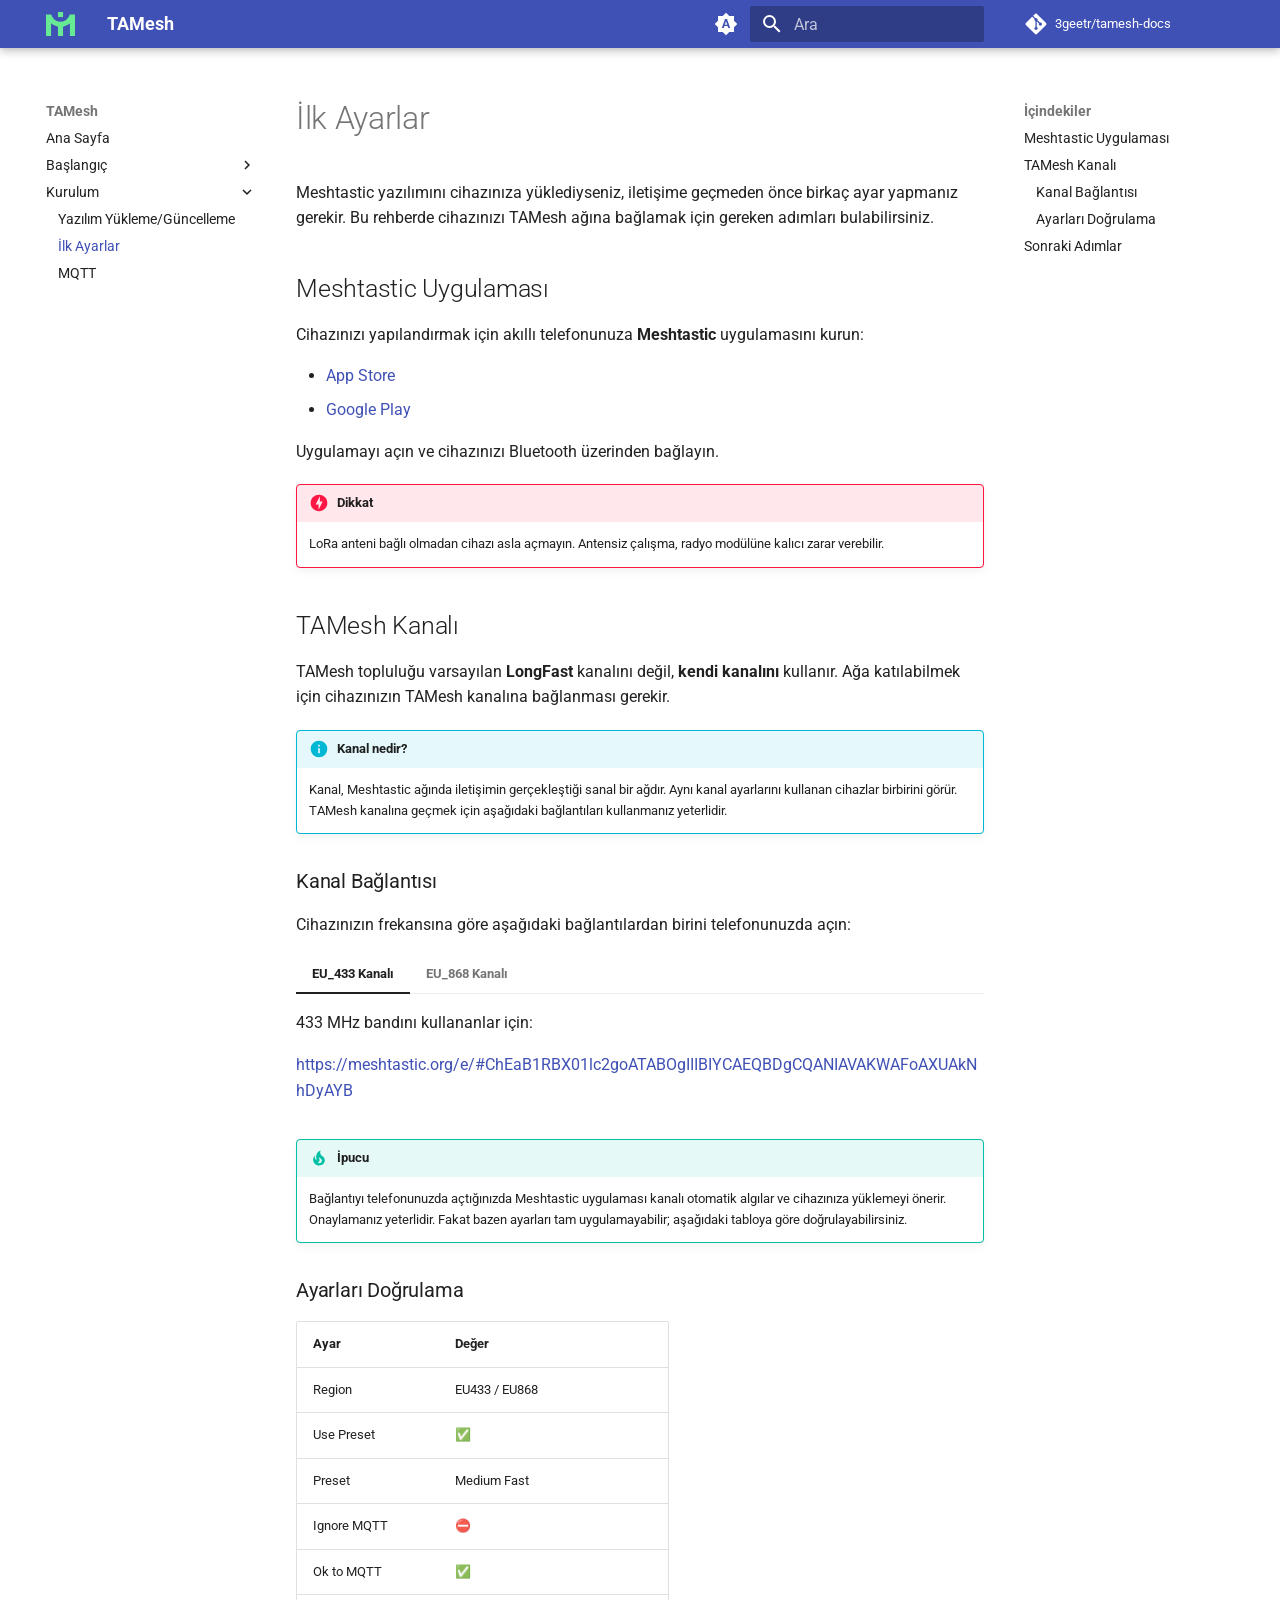
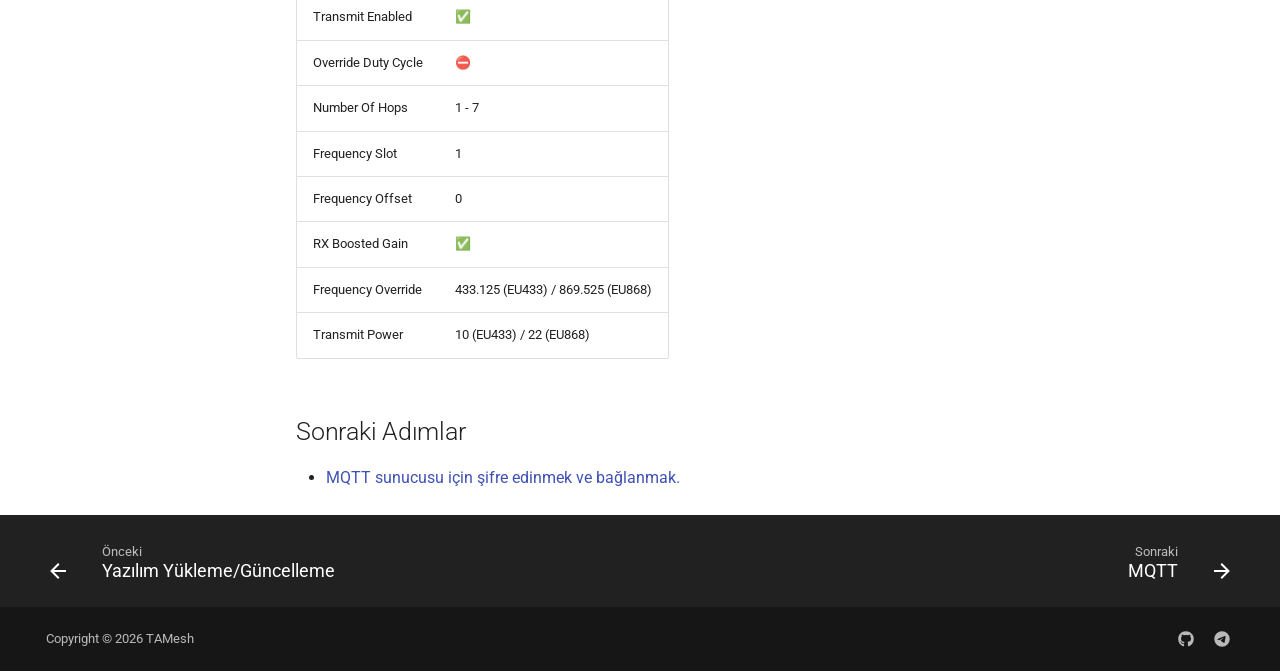
<file: kurulum/ilk-ayarlar/index.html>
<!doctype html>
<html lang="tr" class="no-js">
  <head>
    
      <meta charset="utf-8">
      <meta name="viewport" content="width=device-width,initial-scale=1">
      
        <meta name="description" content="TAMesh - Türkiye Meshtastic Topluluğu Dokümantasyonu">
      
      
      
        <link rel="canonical" href="https://3geetr.github.io/tamesh-docs/kurulum/ilk-ayarlar/">
      
      
        <link rel="prev" href="../yazilim/">
      
      
        <link rel="next" href="../mqtt/">
      
      
        
      
      
      <link rel="icon" href="../../assets/tamesh.svg">
      <meta name="generator" content="mkdocs-1.6.1, mkdocs-material-9.7.7">
    
    
      
        <title>İlk Ayarlar - TAMesh</title>
      
    
    
      <link rel="stylesheet" href="../../assets/stylesheets/main.ec1eaa64.min.css">
      
        
        <link rel="stylesheet" href="../../assets/stylesheets/palette.ab4e12ef.min.css">
      
      


    
    
      
    
    
      
        
        
        <link rel="preconnect" href="https://fonts.gstatic.com" crossorigin>
        <link rel="stylesheet" href="https://fonts.googleapis.com/css?family=Roboto:300,300i,400,400i,700,700i%7CRoboto+Mono:400,400i,700,700i&display=fallback">
        <style>:root{--md-text-font:"Roboto";--md-code-font:"Roboto Mono"}</style>
      
    
    
    <script>__md_scope=new URL("../..",location),__md_hash=e=>[...e].reduce(((e,_)=>(e<<5)-e+_.charCodeAt(0)),0),__md_get=(e,_=localStorage,t=__md_scope)=>JSON.parse(_.getItem(t.pathname+"."+e)),__md_set=(e,_,t=localStorage,a=__md_scope)=>{try{t.setItem(a.pathname+"."+e,JSON.stringify(_))}catch(e){}}</script>
    
      

    
    
  </head>
  
  
    
    
      
    
    
    
    
    <body dir="ltr" data-md-color-scheme="default" data-md-color-primary="indigo" data-md-color-accent="indigo">
  
    
    <input class="md-toggle" data-md-toggle="drawer" type="checkbox" id="__drawer" autocomplete="off">
    <input class="md-toggle" data-md-toggle="search" type="checkbox" id="__search" autocomplete="off">
    <label class="md-overlay" for="__drawer"></label>
    <div data-md-component="skip">
      
        
        <a href="#ilk-ayarlar" class="md-skip">
          Ana içeriğe geç
        </a>
      
    </div>
    <div data-md-component="announce">
      
    </div>
    
    
      

  

<header class="md-header md-header--shadow" data-md-component="header">
  <nav class="md-header__inner md-grid" aria-label="Başlık">
    <a href="../.." title="TAMesh" class="md-header__button md-logo" aria-label="TAMesh" data-md-component="logo">
      
  <img src="../../assets/tamesh.svg" alt="logo">

    </a>
    <label class="md-header__button md-icon" for="__drawer">
      
      <svg xmlns="http://www.w3.org/2000/svg" viewBox="0 0 24 24"><path d="M3 6h18v2H3zm0 5h18v2H3zm0 5h18v2H3z"/></svg>
    </label>
    <div class="md-header__title" data-md-component="header-title">
      <div class="md-header__ellipsis">
        <div class="md-header__topic">
          <span class="md-ellipsis">
            TAMesh
          </span>
        </div>
        <div class="md-header__topic" data-md-component="header-topic">
          <span class="md-ellipsis">
            
              İlk Ayarlar
            
          </span>
        </div>
      </div>
    </div>
    
      
        <form class="md-header__option" data-md-component="palette">
  
    
    
    
    <input class="md-option" data-md-color-media="(prefers-color-scheme)" data-md-color-scheme="default" data-md-color-primary="indigo" data-md-color-accent="indigo"  aria-label="Aydınlık moda geç"  type="radio" name="__palette" id="__palette_0">
    
      <label class="md-header__button md-icon" title="Aydınlık moda geç" for="__palette_1" hidden>
        <svg xmlns="http://www.w3.org/2000/svg" viewBox="0 0 24 24"><path d="m14.3 16-.7-2h-3.2l-.7 2H7.8L11 7h2l3.2 9zM20 8.69V4h-4.69L12 .69 8.69 4H4v4.69L.69 12 4 15.31V20h4.69L12 23.31 15.31 20H20v-4.69L23.31 12zm-9.15 3.96h2.3L12 9z"/></svg>
      </label>
    
  
    
    
    
    <input class="md-option" data-md-color-media="(prefers-color-scheme: light)" data-md-color-scheme="default" data-md-color-primary="indigo" data-md-color-accent="indigo"  aria-label="Karanlık moda geç"  type="radio" name="__palette" id="__palette_1">
    
      <label class="md-header__button md-icon" title="Karanlık moda geç" for="__palette_2" hidden>
        <svg xmlns="http://www.w3.org/2000/svg" viewBox="0 0 24 24"><path d="M12 7a5 5 0 0 1 5 5 5 5 0 0 1-5 5 5 5 0 0 1-5-5 5 5 0 0 1 5-5m0 2a3 3 0 0 0-3 3 3 3 0 0 0 3 3 3 3 0 0 0 3-3 3 3 0 0 0-3-3m0-7 2.39 3.42C13.65 5.15 12.84 5 12 5s-1.65.15-2.39.42zM3.34 7l4.16-.35A7.2 7.2 0 0 0 5.94 8.5c-.44.74-.69 1.5-.83 2.29zm.02 10 1.76-3.77a7.131 7.131 0 0 0 2.38 4.14zM20.65 7l-1.77 3.79a7.02 7.02 0 0 0-2.38-4.15zm-.01 10-4.14.36c.59-.51 1.12-1.14 1.54-1.86.42-.73.69-1.5.83-2.29zM12 22l-2.41-3.44c.74.27 1.55.44 2.41.44.82 0 1.63-.17 2.37-.44z"/></svg>
      </label>
    
  
    
    
    
    <input class="md-option" data-md-color-media="(prefers-color-scheme: dark)" data-md-color-scheme="slate" data-md-color-primary="black" data-md-color-accent="indigo"  aria-label="Sistem tercihine geç"  type="radio" name="__palette" id="__palette_2">
    
      <label class="md-header__button md-icon" title="Sistem tercihine geç" for="__palette_0" hidden>
        <svg xmlns="http://www.w3.org/2000/svg" viewBox="0 0 24 24"><path d="m17.75 4.09-2.53 1.94.91 3.06-2.63-1.81-2.63 1.81.91-3.06-2.53-1.94L12.44 4l1.06-3 1.06 3zm3.5 6.91-1.64 1.25.59 1.98-1.7-1.17-1.7 1.17.59-1.98L15.75 11l2.06-.05L18.5 9l.69 1.95zm-2.28 4.95c.83-.08 1.72 1.1 1.19 1.85-.32.45-.66.87-1.08 1.27C15.17 23 8.84 23 4.94 19.07c-3.91-3.9-3.91-10.24 0-14.14.4-.4.82-.76 1.27-1.08.75-.53 1.93.36 1.85 1.19-.27 2.86.69 5.83 2.89 8.02a9.96 9.96 0 0 0 8.02 2.89m-1.64 2.02a12.08 12.08 0 0 1-7.8-3.47c-2.17-2.19-3.33-5-3.49-7.82-2.81 3.14-2.7 7.96.31 10.98 3.02 3.01 7.84 3.12 10.98.31"/></svg>
      </label>
    
  
</form>
      
    
    
      <script>var palette=__md_get("__palette");if(palette&&palette.color){if("(prefers-color-scheme)"===palette.color.media){var media=matchMedia("(prefers-color-scheme: light)"),input=document.querySelector(media.matches?"[data-md-color-media='(prefers-color-scheme: light)']":"[data-md-color-media='(prefers-color-scheme: dark)']");palette.color.media=input.getAttribute("data-md-color-media"),palette.color.scheme=input.getAttribute("data-md-color-scheme"),palette.color.primary=input.getAttribute("data-md-color-primary"),palette.color.accent=input.getAttribute("data-md-color-accent")}for(var[key,value]of Object.entries(palette.color))document.body.setAttribute("data-md-color-"+key,value)}</script>
    
    
    
      
      
        <label class="md-header__button md-icon" for="__search">
          
          <svg xmlns="http://www.w3.org/2000/svg" viewBox="0 0 24 24"><path d="M9.5 3A6.5 6.5 0 0 1 16 9.5c0 1.61-.59 3.09-1.56 4.23l.27.27h.79l5 5-1.5 1.5-5-5v-.79l-.27-.27A6.52 6.52 0 0 1 9.5 16 6.5 6.5 0 0 1 3 9.5 6.5 6.5 0 0 1 9.5 3m0 2C7 5 5 7 5 9.5S7 14 9.5 14 14 12 14 9.5 12 5 9.5 5"/></svg>
        </label>
        <div class="md-search" data-md-component="search" role="dialog">
  <label class="md-search__overlay" for="__search"></label>
  <div class="md-search__inner" role="search">
    <form class="md-search__form" name="search">
      <input type="text" class="md-search__input" name="query" aria-label="Ara" placeholder="Ara" autocapitalize="off" autocorrect="off" autocomplete="off" spellcheck="false" data-md-component="search-query" required>
      <label class="md-search__icon md-icon" for="__search">
        
        <svg xmlns="http://www.w3.org/2000/svg" viewBox="0 0 24 24"><path d="M9.5 3A6.5 6.5 0 0 1 16 9.5c0 1.61-.59 3.09-1.56 4.23l.27.27h.79l5 5-1.5 1.5-5-5v-.79l-.27-.27A6.52 6.52 0 0 1 9.5 16 6.5 6.5 0 0 1 3 9.5 6.5 6.5 0 0 1 9.5 3m0 2C7 5 5 7 5 9.5S7 14 9.5 14 14 12 14 9.5 12 5 9.5 5"/></svg>
        
        <svg xmlns="http://www.w3.org/2000/svg" viewBox="0 0 24 24"><path d="M20 11v2H8l5.5 5.5-1.42 1.42L4.16 12l7.92-7.92L13.5 5.5 8 11z"/></svg>
      </label>
      <nav class="md-search__options" aria-label="Ara">
        
        <button type="reset" class="md-search__icon md-icon" title="Temizle" aria-label="Temizle" tabindex="-1">
          
          <svg xmlns="http://www.w3.org/2000/svg" viewBox="0 0 24 24"><path d="M19 6.41 17.59 5 12 10.59 6.41 5 5 6.41 10.59 12 5 17.59 6.41 19 12 13.41 17.59 19 19 17.59 13.41 12z"/></svg>
        </button>
      </nav>
      
        <div class="md-search__suggest" data-md-component="search-suggest"></div>
      
    </form>
    <div class="md-search__output">
      <div class="md-search__scrollwrap" tabindex="0" data-md-scrollfix>
        <div class="md-search-result" data-md-component="search-result">
          <div class="md-search-result__meta">
            Arama başlatılıyor
          </div>
          <ol class="md-search-result__list" role="presentation"></ol>
        </div>
      </div>
    </div>
  </div>
</div>
      
    
    
      <div class="md-header__source">
        <a href="https://github.com/3geetr/tamesh-docs" title="Depoya git" class="md-source" data-md-component="source">
  <div class="md-source__icon md-icon">
    
    <svg xmlns="http://www.w3.org/2000/svg" viewBox="0 0 448 512"><!--! Font Awesome Free 7.1.0 by @fontawesome - https://fontawesome.com License - https://fontawesome.com/license/free (Icons: CC BY 4.0, Fonts: SIL OFL 1.1, Code: MIT License) Copyright 2025 Fonticons, Inc.--><path d="M439.6 236.1 244 40.5c-5.4-5.5-12.8-8.5-20.4-8.5s-15 3-20.4 8.4L162.5 81l51.5 51.5c27.1-9.1 52.7 16.8 43.4 43.7l49.7 49.7c34.2-11.8 61.2 31 35.5 56.7-26.5 26.5-70.2-2.9-56-37.3L240.3 199v121.9c25.3 12.5 22.3 41.8 9.1 55-6.4 6.4-15.2 10.1-24.3 10.1s-17.8-3.6-24.3-10.1c-17.6-17.6-11.1-46.9 11.2-56v-123c-20.8-8.5-24.6-30.7-18.6-45L142.6 101 8.5 235.1C3 240.6 0 247.9 0 255.5s3 15 8.5 20.4l195.6 195.7c5.4 5.4 12.7 8.4 20.4 8.4s15-3 20.4-8.4l194.7-194.7c5.4-5.4 8.4-12.8 8.4-20.4s-3-15-8.4-20.4"/></svg>
  </div>
  <div class="md-source__repository">
    3geetr/tamesh-docs
  </div>
</a>
      </div>
    
  </nav>
  
</header>
    
    <div class="md-container" data-md-component="container">
      
      
        
          
        
      
      <main class="md-main" data-md-component="main">
        <div class="md-main__inner md-grid">
          
            
              
              <div class="md-sidebar md-sidebar--primary" data-md-component="sidebar" data-md-type="navigation" >
                <div class="md-sidebar__scrollwrap">
                  <div class="md-sidebar__inner">
                    



<nav class="md-nav md-nav--primary" aria-label="Navigasyon" data-md-level="0">
  <label class="md-nav__title" for="__drawer">
    <a href="../.." title="TAMesh" class="md-nav__button md-logo" aria-label="TAMesh" data-md-component="logo">
      
  <img src="../../assets/tamesh.svg" alt="logo">

    </a>
    TAMesh
  </label>
  
    <div class="md-nav__source">
      <a href="https://github.com/3geetr/tamesh-docs" title="Depoya git" class="md-source" data-md-component="source">
  <div class="md-source__icon md-icon">
    
    <svg xmlns="http://www.w3.org/2000/svg" viewBox="0 0 448 512"><!--! Font Awesome Free 7.1.0 by @fontawesome - https://fontawesome.com License - https://fontawesome.com/license/free (Icons: CC BY 4.0, Fonts: SIL OFL 1.1, Code: MIT License) Copyright 2025 Fonticons, Inc.--><path d="M439.6 236.1 244 40.5c-5.4-5.5-12.8-8.5-20.4-8.5s-15 3-20.4 8.4L162.5 81l51.5 51.5c27.1-9.1 52.7 16.8 43.4 43.7l49.7 49.7c34.2-11.8 61.2 31 35.5 56.7-26.5 26.5-70.2-2.9-56-37.3L240.3 199v121.9c25.3 12.5 22.3 41.8 9.1 55-6.4 6.4-15.2 10.1-24.3 10.1s-17.8-3.6-24.3-10.1c-17.6-17.6-11.1-46.9 11.2-56v-123c-20.8-8.5-24.6-30.7-18.6-45L142.6 101 8.5 235.1C3 240.6 0 247.9 0 255.5s3 15 8.5 20.4l195.6 195.7c5.4 5.4 12.7 8.4 20.4 8.4s15-3 20.4-8.4l194.7-194.7c5.4-5.4 8.4-12.8 8.4-20.4s-3-15-8.4-20.4"/></svg>
  </div>
  <div class="md-source__repository">
    3geetr/tamesh-docs
  </div>
</a>
    </div>
  
  <ul class="md-nav__list" data-md-scrollfix>
    
      
      
  
  
  
  
    <li class="md-nav__item">
      <a href="../.." class="md-nav__link">
        
  
  
  <span class="md-ellipsis">
    
  
    Ana Sayfa
  

    
  </span>
  
  

      </a>
    </li>
  

    
      
      
  
  
  
  
    
    
      
        
          
        
      
        
      
        
      
        
      
    
    
    
    
    <li class="md-nav__item md-nav__item--nested">
      
        
        
        <input class="md-nav__toggle md-toggle " type="checkbox" id="__nav_2" >
        
          
          <div class="md-nav__link md-nav__container">
            <a href="../../baslangic/" class="md-nav__link ">
              
  
  
  <span class="md-ellipsis">
    
  
    Başlangıç
  

    
  </span>
  
  

            </a>
            
              
              <label class="md-nav__link " for="__nav_2" id="__nav_2_label" tabindex="0">
                <span class="md-nav__icon md-icon"></span>
              </label>
            
          </div>
        
        <nav class="md-nav" data-md-level="1" aria-labelledby="__nav_2_label" aria-expanded="false">
          <label class="md-nav__title" for="__nav_2">
            <span class="md-nav__icon md-icon"></span>
            
  
    Başlangıç
  

          </label>
          <ul class="md-nav__list" data-md-scrollfix>
            
              
            
              
                
  
  
  
  
    <li class="md-nav__item">
      <a href="../../baslangic/frekans-secimi/" class="md-nav__link">
        
  
  
  <span class="md-ellipsis">
    
  
    Frekans Seçimi
  

    
  </span>
  
  

      </a>
    </li>
  

              
            
              
                
  
  
  
  
    <li class="md-nav__item">
      <a href="../../baslangic/hazir-cihazlar/" class="md-nav__link">
        
  
  
  <span class="md-ellipsis">
    
  
    Hazır Cihazlar
  

    
  </span>
  
  

      </a>
    </li>
  

              
            
              
                
  
  
  
  
    
    
      
        
      
        
      
        
      
    
    
    
    
    <li class="md-nav__item md-nav__item--nested">
      
        
        
        <input class="md-nav__toggle md-toggle " type="checkbox" id="__nav_2_4" >
        
          
          <label class="md-nav__link" for="__nav_2_4" id="__nav_2_4_label" tabindex="0">
            
  
  
  <span class="md-ellipsis">
    
  
    DIY (Kendin Yap)
  

    
  </span>
  
  

            <span class="md-nav__icon md-icon"></span>
          </label>
        
        <nav class="md-nav" data-md-level="2" aria-labelledby="__nav_2_4_label" aria-expanded="false">
          <label class="md-nav__title" for="__nav_2_4">
            <span class="md-nav__icon md-icon"></span>
            
  
    DIY (Kendin Yap)
  

          </label>
          <ul class="md-nav__list" data-md-scrollfix>
            
              
                
  
  
  
  
    <li class="md-nav__item">
      <a href="../../baslangic/diy/esp32/" class="md-nav__link">
        
  
  
  <span class="md-ellipsis">
    
  
    ESP32 Kurulumu
  

    
  </span>
  
  

      </a>
    </li>
  

              
            
              
                
  
  
  
  
    <li class="md-nav__item">
      <a href="../../baslangic/diy/nrf52840/" class="md-nav__link">
        
  
  
  <span class="md-ellipsis">
    
  
    nRF52840 Kurulumu
  

    
  </span>
  
  

      </a>
    </li>
  

              
            
              
                
  
  
  
  
    <li class="md-nav__item">
      <a href="../../baslangic/diy/parca-listesi/" class="md-nav__link">
        
  
  
  <span class="md-ellipsis">
    
  
    Parça Listesi
  

    
  </span>
  
  

      </a>
    </li>
  

              
            
          </ul>
        </nav>
      
    </li>
  

              
            
          </ul>
        </nav>
      
    </li>
  

    
      
      
  
  
    
  
  
  
    
    
      
        
      
        
      
        
      
    
    
    
    
    <li class="md-nav__item md-nav__item--active md-nav__item--nested">
      
        
        
        <input class="md-nav__toggle md-toggle " type="checkbox" id="__nav_3" checked>
        
          
          <label class="md-nav__link" for="__nav_3" id="__nav_3_label" tabindex="0">
            
  
  
  <span class="md-ellipsis">
    
  
    Kurulum
  

    
  </span>
  
  

            <span class="md-nav__icon md-icon"></span>
          </label>
        
        <nav class="md-nav" data-md-level="1" aria-labelledby="__nav_3_label" aria-expanded="true">
          <label class="md-nav__title" for="__nav_3">
            <span class="md-nav__icon md-icon"></span>
            
  
    Kurulum
  

          </label>
          <ul class="md-nav__list" data-md-scrollfix>
            
              
                
  
  
  
  
    <li class="md-nav__item">
      <a href="../yazilim/" class="md-nav__link">
        
  
  
  <span class="md-ellipsis">
    
  
    Yazılım Yükleme/Güncelleme
  

    
  </span>
  
  

      </a>
    </li>
  

              
            
              
                
  
  
    
  
  
  
    <li class="md-nav__item md-nav__item--active">
      
      <input class="md-nav__toggle md-toggle" type="checkbox" id="__toc">
      
      
        
      
      
        <label class="md-nav__link md-nav__link--active" for="__toc">
          
  
  
  <span class="md-ellipsis">
    
  
    İlk Ayarlar
  

    
  </span>
  
  

          <span class="md-nav__icon md-icon"></span>
        </label>
      
      <a href="./" class="md-nav__link md-nav__link--active">
        
  
  
  <span class="md-ellipsis">
    
  
    İlk Ayarlar
  

    
  </span>
  
  

      </a>
      
        

  

<nav class="md-nav md-nav--secondary" aria-label="İçindekiler">
  
  
  
    
  
  
    <label class="md-nav__title" for="__toc">
      <span class="md-nav__icon md-icon"></span>
      İçindekiler
    </label>
    <ul class="md-nav__list" data-md-component="toc" data-md-scrollfix>
      
        <li class="md-nav__item">
  <a href="#meshtastic-uygulamas" class="md-nav__link">
    <span class="md-ellipsis">
      
        Meshtastic Uygulaması
      
    </span>
  </a>
  
</li>
      
        <li class="md-nav__item">
  <a href="#tamesh-kanal" class="md-nav__link">
    <span class="md-ellipsis">
      
        TAMesh Kanalı
      
    </span>
  </a>
  
    <nav class="md-nav" aria-label="TAMesh Kanalı">
      <ul class="md-nav__list">
        
          <li class="md-nav__item">
  <a href="#kanal-baglants" class="md-nav__link">
    <span class="md-ellipsis">
      
        Kanal Bağlantısı
      
    </span>
  </a>
  
</li>
        
          <li class="md-nav__item">
  <a href="#ayarlar-dogrulama" class="md-nav__link">
    <span class="md-ellipsis">
      
        Ayarları Doğrulama
      
    </span>
  </a>
  
</li>
        
      </ul>
    </nav>
  
</li>
      
        <li class="md-nav__item">
  <a href="#sonraki-admlar" class="md-nav__link">
    <span class="md-ellipsis">
      
        Sonraki Adımlar
      
    </span>
  </a>
  
</li>
      
    </ul>
  
</nav>
      
    </li>
  

              
            
              
                
  
  
  
  
    <li class="md-nav__item">
      <a href="../mqtt/" class="md-nav__link">
        
  
  
  <span class="md-ellipsis">
    
  
    MQTT
  

    
  </span>
  
  

      </a>
    </li>
  

              
            
          </ul>
        </nav>
      
    </li>
  

    
  </ul>
</nav>
                  </div>
                </div>
              </div>
            
            
              
              <div class="md-sidebar md-sidebar--secondary" data-md-component="sidebar" data-md-type="toc" >
                <div class="md-sidebar__scrollwrap">
                  <div class="md-sidebar__inner">
                    

  

<nav class="md-nav md-nav--secondary" aria-label="İçindekiler">
  
  
  
    
  
  
    <label class="md-nav__title" for="__toc">
      <span class="md-nav__icon md-icon"></span>
      İçindekiler
    </label>
    <ul class="md-nav__list" data-md-component="toc" data-md-scrollfix>
      
        <li class="md-nav__item">
  <a href="#meshtastic-uygulamas" class="md-nav__link">
    <span class="md-ellipsis">
      
        Meshtastic Uygulaması
      
    </span>
  </a>
  
</li>
      
        <li class="md-nav__item">
  <a href="#tamesh-kanal" class="md-nav__link">
    <span class="md-ellipsis">
      
        TAMesh Kanalı
      
    </span>
  </a>
  
    <nav class="md-nav" aria-label="TAMesh Kanalı">
      <ul class="md-nav__list">
        
          <li class="md-nav__item">
  <a href="#kanal-baglants" class="md-nav__link">
    <span class="md-ellipsis">
      
        Kanal Bağlantısı
      
    </span>
  </a>
  
</li>
        
          <li class="md-nav__item">
  <a href="#ayarlar-dogrulama" class="md-nav__link">
    <span class="md-ellipsis">
      
        Ayarları Doğrulama
      
    </span>
  </a>
  
</li>
        
      </ul>
    </nav>
  
</li>
      
        <li class="md-nav__item">
  <a href="#sonraki-admlar" class="md-nav__link">
    <span class="md-ellipsis">
      
        Sonraki Adımlar
      
    </span>
  </a>
  
</li>
      
    </ul>
  
</nav>
                  </div>
                </div>
              </div>
            
          
          
            <div class="md-content" data-md-component="content">
              
              <article class="md-content__inner md-typeset">
                
                  


  
  


<h1 id="ilk-ayarlar">İlk Ayarlar<a class="headerlink" href="#ilk-ayarlar" title="Permanent link">&para;</a></h1>
<p>Meshtastic yazılımını cihazınıza yüklediyseniz, iletişime geçmeden önce birkaç ayar yapmanız gerekir. Bu rehberde cihazınızı TAMesh ağına bağlamak için gereken adımları bulabilirsiniz.</p>
<h2 id="meshtastic-uygulamas">Meshtastic Uygulaması<a class="headerlink" href="#meshtastic-uygulamas" title="Permanent link">&para;</a></h2>
<p>Cihazınızı yapılandırmak için akıllı telefonunuza <strong>Meshtastic</strong> uygulamasını kurun:</p>
<ul>
<li><a href="https://apps.apple.com/us/app/meshtastic/id1586432531">App Store</a></li>
<li><a href="https://play.google.com/store/apps/details?id=com.geeksville.mesh">Google Play</a></li>
</ul>
<p>Uygulamayı açın ve cihazınızı Bluetooth üzerinden bağlayın.</p>
<div class="admonition danger">
<p class="admonition-title">Dikkat</p>
<p>LoRa anteni bağlı olmadan cihazı asla açmayın. Antensiz çalışma, radyo modülüne kalıcı zarar verebilir.</p>
</div>
<h2 id="tamesh-kanal">TAMesh Kanalı<a class="headerlink" href="#tamesh-kanal" title="Permanent link">&para;</a></h2>
<p>TAMesh topluluğu varsayılan <strong>LongFast</strong> kanalını değil, <strong>kendi kanalını</strong> kullanır. Ağa katılabilmek için cihazınızın TAMesh kanalına bağlanması gerekir.</p>
<div class="admonition info">
<p class="admonition-title">Kanal nedir?</p>
<p>Kanal, Meshtastic ağında iletişimin gerçekleştiği sanal bir ağdır. Aynı kanal ayarlarını kullanan cihazlar birbirini görür. TAMesh kanalına geçmek için aşağıdaki bağlantıları kullanmanız yeterlidir.</p>
</div>
<h3 id="kanal-baglants">Kanal Bağlantısı<a class="headerlink" href="#kanal-baglants" title="Permanent link">&para;</a></h3>
<p>Cihazınızın frekansına göre aşağıdaki bağlantılardan birini telefonunuzda açın:</p>
<div class="tabbed-set tabbed-alternate" data-tabs="1:2"><input checked="checked" id="__tabbed_1_1" name="__tabbed_1" type="radio" /><input id="__tabbed_1_2" name="__tabbed_1" type="radio" /><div class="tabbed-labels"><label for="__tabbed_1_1">EU_433 Kanalı</label><label for="__tabbed_1_2">EU_868 Kanalı</label></div>
<div class="tabbed-content">
<div class="tabbed-block">
<p>433 MHz bandını kullananlar için:</p>
<p><a href="https://meshtastic.org/e/#ChEaB1RBX01lc2goATABOgIIIBIYCAEQBDgCQANIAVAKWAFoAXUAkNhDyAYB">https://meshtastic.org/e/#ChEaB1RBX01lc2goATABOgIIIBIYCAEQBDgCQANIAVAKWAFoAXUAkNhDyAYB</a></p>
</div>
<div class="tabbed-block">
<p>868 MHz bandını kullananlar için:</p>
<p><a href="https://meshtastic.org/e/#ChEaB1RBX01lc2goATABOgIIIBIRCAEQBDgDQANIAVAKaAHIBgE">https://meshtastic.org/e/#ChEaB1RBX01lc2goATABOgIIIBIRCAEQBDgDQANIAVAKaAHIBgE</a></p>
</div>
</div>
</div>
<div class="admonition tip">
<p class="admonition-title">İpucu</p>
<p>Bağlantıyı telefonunuzda açtığınızda Meshtastic uygulaması kanalı otomatik algılar ve cihazınıza yüklemeyi önerir. Onaylamanız yeterlidir. Fakat bazen ayarları tam uygulamayabilir; aşağıdaki tabloya göre doğrulayabilirsiniz.</p>
</div>
<h3 id="ayarlar-dogrulama">Ayarları Doğrulama<a class="headerlink" href="#ayarlar-dogrulama" title="Permanent link">&para;</a></h3>
<table>
<thead>
<tr>
<th>Ayar</th>
<th>Değer</th>
</tr>
</thead>
<tbody>
<tr>
<td>Region</td>
<td>EU433 / EU868</td>
</tr>
<tr>
<td>Use Preset</td>
<td>✅</td>
</tr>
<tr>
<td>Preset</td>
<td>Medium Fast</td>
</tr>
<tr>
<td>Ignore MQTT</td>
<td>⛔</td>
</tr>
<tr>
<td>Ok to MQTT</td>
<td>✅</td>
</tr>
<tr>
<td>Transmit Enabled</td>
<td>✅</td>
</tr>
<tr>
<td>Override Duty Cycle</td>
<td>⛔</td>
</tr>
<tr>
<td>Number Of Hops</td>
<td>1 - 7</td>
</tr>
<tr>
<td>Frequency Slot</td>
<td>1</td>
</tr>
<tr>
<td>Frequency Offset</td>
<td>0</td>
</tr>
<tr>
<td>RX Boosted Gain</td>
<td>✅</td>
</tr>
<tr>
<td>Frequency Override</td>
<td>433.125 (EU433) / 869.525 (EU868)</td>
</tr>
<tr>
<td>Transmit Power</td>
<td>10 (EU433) / 22 (EU868)</td>
</tr>
</tbody>
</table>
<h2 id="sonraki-admlar">Sonraki Adımlar<a class="headerlink" href="#sonraki-admlar" title="Permanent link">&para;</a></h2>
<ul>
<li><a href="../mqtt/">MQTT sunucusu için şifre edinmek ve bağlanmak.</a></li>
</ul>












                
              </article>
            </div>
          
          
<script>var target=document.getElementById(location.hash.slice(1));target&&target.name&&(target.checked=target.name.startsWith("__tabbed_"))</script>
        </div>
        
          <button type="button" class="md-top md-icon" data-md-component="top" hidden>
  
  <svg xmlns="http://www.w3.org/2000/svg" viewBox="0 0 24 24"><path d="M13 20h-2V8l-5.5 5.5-1.42-1.42L12 4.16l7.92 7.92-1.42 1.42L13 8z"/></svg>
  Başa dön
</button>
        
      </main>
      
        <footer class="md-footer">
  
    
      
      <nav class="md-footer__inner md-grid" aria-label="Altbilgi" >
        
          
          <a href="../yazilim/" class="md-footer__link md-footer__link--prev" aria-label="Önceki: Yazılım Yükleme/Güncelleme">
            <div class="md-footer__button md-icon">
              
              <svg xmlns="http://www.w3.org/2000/svg" viewBox="0 0 24 24"><path d="M20 11v2H8l5.5 5.5-1.42 1.42L4.16 12l7.92-7.92L13.5 5.5 8 11z"/></svg>
            </div>
            <div class="md-footer__title">
              <span class="md-footer__direction">
                Önceki
              </span>
              <div class="md-ellipsis">
                Yazılım Yükleme/Güncelleme
              </div>
            </div>
          </a>
        
        
          
          <a href="../mqtt/" class="md-footer__link md-footer__link--next" aria-label="Sonraki: MQTT">
            <div class="md-footer__title">
              <span class="md-footer__direction">
                Sonraki
              </span>
              <div class="md-ellipsis">
                MQTT
              </div>
            </div>
            <div class="md-footer__button md-icon">
              
              <svg xmlns="http://www.w3.org/2000/svg" viewBox="0 0 24 24"><path d="M4 11v2h12l-5.5 5.5 1.42 1.42L19.84 12l-7.92-7.92L10.5 5.5 16 11z"/></svg>
            </div>
          </a>
        
      </nav>
    
  
  <div class="md-footer-meta md-typeset">
    <div class="md-footer-meta__inner md-grid">
      <div class="md-copyright">
  
    <div class="md-copyright__highlight">
      Copyright &copy; 2026 TAMesh
    </div>
  
  
</div>
      
        
<div class="md-social">
  
    
    
    
    
    <a href="https://github.com/3geetr" target="_blank" rel="noopener" title="GitHub" class="md-social__link">
      <svg xmlns="http://www.w3.org/2000/svg" viewBox="0 0 512 512"><!--! Font Awesome Free 7.1.0 by @fontawesome - https://fontawesome.com License - https://fontawesome.com/license/free (Icons: CC BY 4.0, Fonts: SIL OFL 1.1, Code: MIT License) Copyright 2025 Fonticons, Inc.--><path d="M173.9 397.4c0 2-2.3 3.6-5.2 3.6-3.3.3-5.6-1.3-5.6-3.6 0-2 2.3-3.6 5.2-3.6 3-.3 5.6 1.3 5.6 3.6m-31.1-4.5c-.7 2 1.3 4.3 4.3 4.9 2.6 1 5.6 0 6.2-2s-1.3-4.3-4.3-5.2c-2.6-.7-5.5.3-6.2 2.3m44.2-1.7c-2.9.7-4.9 2.6-4.6 4.9.3 2 2.9 3.3 5.9 2.6 2.9-.7 4.9-2.6 4.6-4.6-.3-1.9-3-3.2-5.9-2.9M252.8 8C114.1 8 8 113.3 8 252c0 110.9 69.8 205.8 169.5 239.2 12.8 2.3 17.3-5.6 17.3-12.1 0-6.2-.3-40.4-.3-61.4 0 0-70 15-84.7-29.8 0 0-11.4-29.1-27.8-36.6 0 0-22.9-15.7 1.6-15.4 0 0 24.9 2 38.6 25.8 21.9 38.6 58.6 27.5 72.9 20.9 2.3-16 8.8-27.1 16-33.7-55.9-6.2-112.3-14.3-112.3-110.5 0-27.5 7.6-41.3 23.6-58.9-2.6-6.5-11.1-33.3 2.6-67.9 20.9-6.5 69 27 69 27 20-5.6 41.5-8.5 62.8-8.5s42.8 2.9 62.8 8.5c0 0 48.1-33.6 69-27 13.7 34.7 5.2 61.4 2.6 67.9 16 17.7 25.8 31.5 25.8 58.9 0 96.5-58.9 104.2-114.8 110.5 9.2 7.9 17 22.9 17 46.4 0 33.7-.3 75.4-.3 83.6 0 6.5 4.6 14.4 17.3 12.1C436.2 457.8 504 362.9 504 252 504 113.3 391.5 8 252.8 8M105.2 352.9c-1.3 1-1 3.3.7 5.2 1.6 1.6 3.9 2.3 5.2 1 1.3-1 1-3.3-.7-5.2-1.6-1.6-3.9-2.3-5.2-1m-10.8-8.1c-.7 1.3.3 2.9 2.3 3.9 1.6 1 3.6.7 4.3-.7.7-1.3-.3-2.9-2.3-3.9-2-.6-3.6-.3-4.3.7m32.4 35.6c-1.6 1.3-1 4.3 1.3 6.2 2.3 2.3 5.2 2.6 6.5 1 1.3-1.3.7-4.3-1.3-6.2-2.2-2.3-5.2-2.6-6.5-1m-11.4-14.7c-1.6 1-1.6 3.6 0 5.9s4.3 3.3 5.6 2.3c1.6-1.3 1.6-3.9 0-6.2-1.4-2.3-4-3.3-5.6-2"/></svg>
    </a>
  
    
    
    
    
    <a href="https://t.me/meshtastic_tr" target="_blank" rel="noopener" title="Telegram" class="md-social__link">
      <svg xmlns="http://www.w3.org/2000/svg" viewBox="0 0 512 512"><!--! Font Awesome Free 7.1.0 by @fontawesome - https://fontawesome.com License - https://fontawesome.com/license/free (Icons: CC BY 4.0, Fonts: SIL OFL 1.1, Code: MIT License) Copyright 2025 Fonticons, Inc.--><path d="M256 8a248 248 0 1 0 0 496 248 248 0 1 0 0-496m115 168.7c-3.7 39.2-19.9 134.4-28.1 178.3-3.5 18.6-10.3 24.8-16.9 25.4-14.4 1.3-25.3-9.5-39.3-18.7-21.8-14.3-34.2-23.2-55.3-37.2-24.5-16.1-8.6-25 5.3-39.5 3.7-3.8 67.1-61.5 68.3-66.7.2-.7.3-3.1-1.2-4.4s-3.6-.8-5.1-.5c-2.2.5-37.1 23.5-104.6 69.1-9.9 6.8-18.9 10.1-26.9 9.9-8.9-.2-25.9-5-38.6-9.1-15.5-5-27.9-7.7-26.8-16.3.6-4.5 6.7-9 18.4-13.7 72.3-31.5 120.5-52.3 144.6-62.3 68.9-28.6 83.2-33.6 92.5-33.8 2.1 0 6.6.5 9.6 2.9 2 1.7 3.2 4.1 3.5 6.7.5 3.2.6 6.5.4 9.8z"/></svg>
    </a>
  
</div>
      
    </div>
  </div>
</footer>
      
    </div>
    <div class="md-dialog" data-md-component="dialog">
      <div class="md-dialog__inner md-typeset"></div>
    </div>
    
    
    
      
      
      <script id="__config" type="application/json">{"annotate": null, "base": "../..", "features": ["navigation.instant", "navigation.tracking", "navigation.top", "navigation.footer", "navigation.indexes", "toc.follow", "search.suggest", "search.highlight", "content.code.copy"], "search": "../../assets/javascripts/workers/search.2c215733.min.js", "tags": null, "translations": {"clipboard.copied": "Kopyaland\u0131", "clipboard.copy": "Kopyala", "search.result.more.one": "Bu sayfada 1 tane daha", "search.result.more.other": "Bu sayfada # tane daha", "search.result.none": "E\u015fle\u015fen dok\u00fcman bulunamad\u0131", "search.result.one": "1 dok\u00fcman bulundu", "search.result.other": "# dok\u00fcman bulundu", "search.result.placeholder": "Aramaya ba\u015flamak i\u00e7in yaz\u0131n", "search.result.term.missing": "Eksik", "select.version": "Versiyon se\u00e7"}, "version": null}</script>
    
    
      <script src="../../assets/javascripts/bundle.d7400e89.min.js"></script>
      
    
  </body>
</html>
</file>
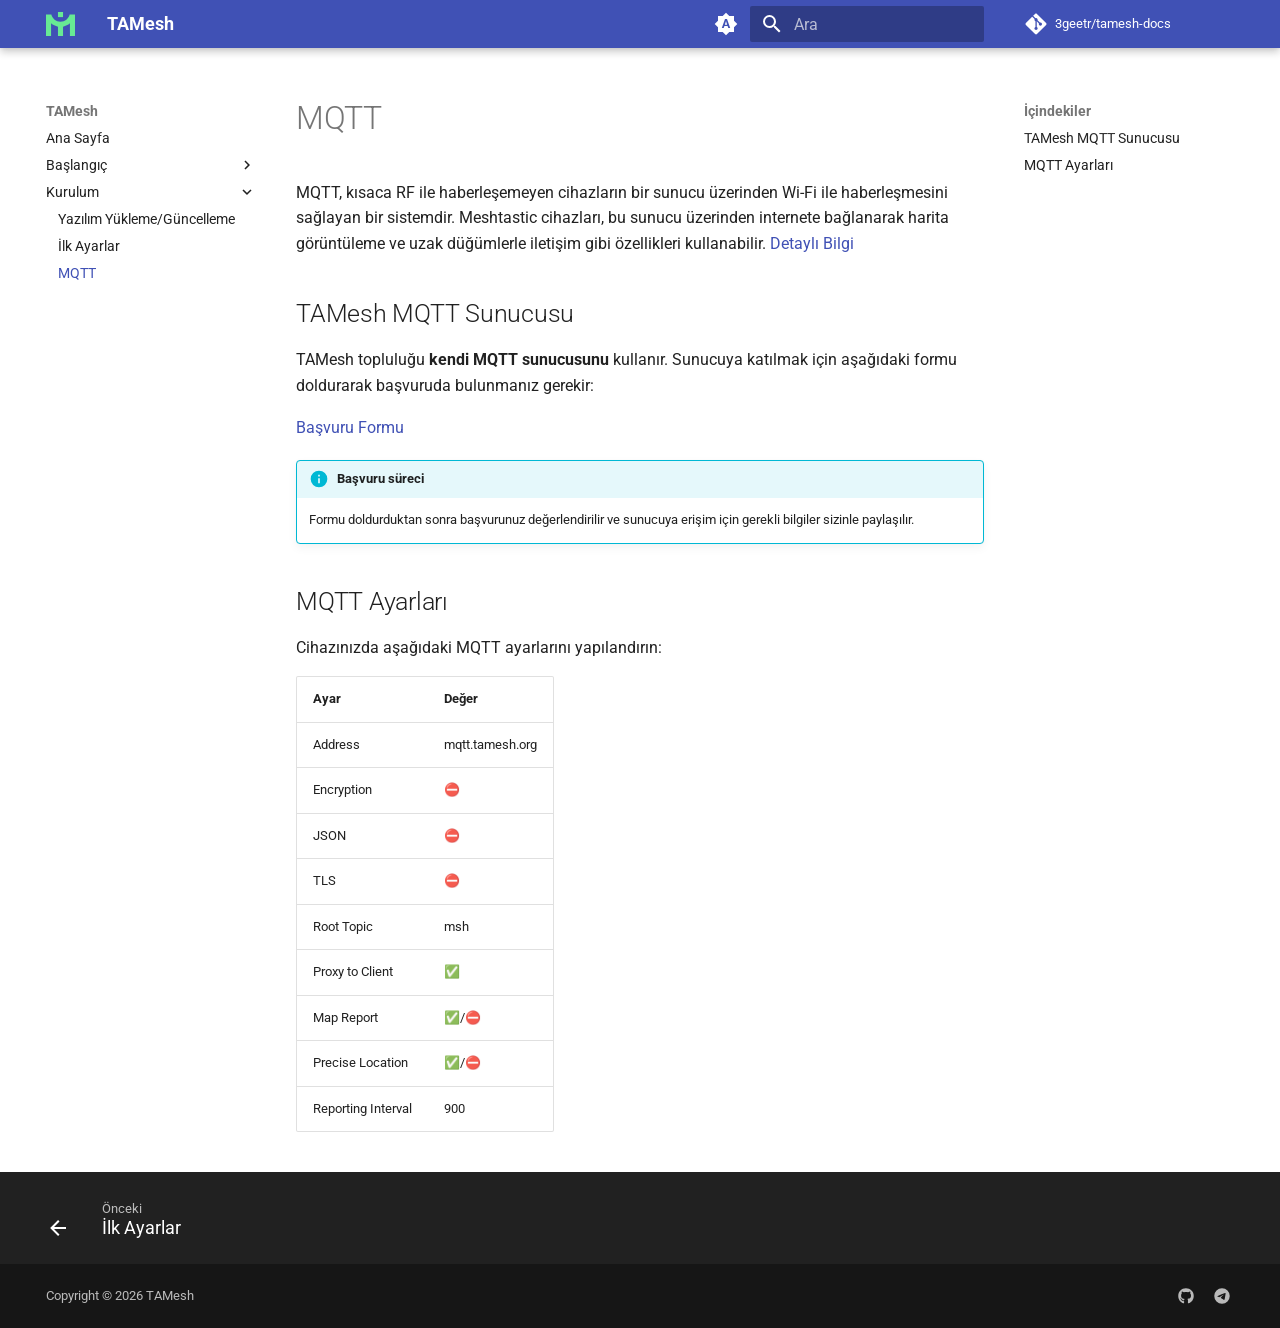
<file: kurulum/mqtt/index.html>
<!doctype html>
<html lang="tr" class="no-js">
  <head>
    
      <meta charset="utf-8">
      <meta name="viewport" content="width=device-width,initial-scale=1">
      
        <meta name="description" content="TAMesh - Türkiye Meshtastic Topluluğu Dokümantasyonu">
      
      
      
        <link rel="canonical" href="https://3geetr.github.io/tamesh-docs/kurulum/mqtt/">
      
      
        <link rel="prev" href="../ilk-ayarlar/">
      
      
      
        
      
      
      <link rel="icon" href="../../assets/tamesh.svg">
      <meta name="generator" content="mkdocs-1.6.1, mkdocs-material-9.7.7">
    
    
      
        <title>MQTT - TAMesh</title>
      
    
    
      <link rel="stylesheet" href="../../assets/stylesheets/main.ec1eaa64.min.css">
      
        
        <link rel="stylesheet" href="../../assets/stylesheets/palette.ab4e12ef.min.css">
      
      


    
    
      
    
    
      
        
        
        <link rel="preconnect" href="https://fonts.gstatic.com" crossorigin>
        <link rel="stylesheet" href="https://fonts.googleapis.com/css?family=Roboto:300,300i,400,400i,700,700i%7CRoboto+Mono:400,400i,700,700i&display=fallback">
        <style>:root{--md-text-font:"Roboto";--md-code-font:"Roboto Mono"}</style>
      
    
    
    <script>__md_scope=new URL("../..",location),__md_hash=e=>[...e].reduce(((e,_)=>(e<<5)-e+_.charCodeAt(0)),0),__md_get=(e,_=localStorage,t=__md_scope)=>JSON.parse(_.getItem(t.pathname+"."+e)),__md_set=(e,_,t=localStorage,a=__md_scope)=>{try{t.setItem(a.pathname+"."+e,JSON.stringify(_))}catch(e){}}</script>
    
      

    
    
  </head>
  
  
    
    
      
    
    
    
    
    <body dir="ltr" data-md-color-scheme="default" data-md-color-primary="indigo" data-md-color-accent="indigo">
  
    
    <input class="md-toggle" data-md-toggle="drawer" type="checkbox" id="__drawer" autocomplete="off">
    <input class="md-toggle" data-md-toggle="search" type="checkbox" id="__search" autocomplete="off">
    <label class="md-overlay" for="__drawer"></label>
    <div data-md-component="skip">
      
        
        <a href="#mqtt" class="md-skip">
          Ana içeriğe geç
        </a>
      
    </div>
    <div data-md-component="announce">
      
    </div>
    
    
      

  

<header class="md-header md-header--shadow" data-md-component="header">
  <nav class="md-header__inner md-grid" aria-label="Başlık">
    <a href="../.." title="TAMesh" class="md-header__button md-logo" aria-label="TAMesh" data-md-component="logo">
      
  <img src="../../assets/tamesh.svg" alt="logo">

    </a>
    <label class="md-header__button md-icon" for="__drawer">
      
      <svg xmlns="http://www.w3.org/2000/svg" viewBox="0 0 24 24"><path d="M3 6h18v2H3zm0 5h18v2H3zm0 5h18v2H3z"/></svg>
    </label>
    <div class="md-header__title" data-md-component="header-title">
      <div class="md-header__ellipsis">
        <div class="md-header__topic">
          <span class="md-ellipsis">
            TAMesh
          </span>
        </div>
        <div class="md-header__topic" data-md-component="header-topic">
          <span class="md-ellipsis">
            
              MQTT
            
          </span>
        </div>
      </div>
    </div>
    
      
        <form class="md-header__option" data-md-component="palette">
  
    
    
    
    <input class="md-option" data-md-color-media="(prefers-color-scheme)" data-md-color-scheme="default" data-md-color-primary="indigo" data-md-color-accent="indigo"  aria-label="Aydınlık moda geç"  type="radio" name="__palette" id="__palette_0">
    
      <label class="md-header__button md-icon" title="Aydınlık moda geç" for="__palette_1" hidden>
        <svg xmlns="http://www.w3.org/2000/svg" viewBox="0 0 24 24"><path d="m14.3 16-.7-2h-3.2l-.7 2H7.8L11 7h2l3.2 9zM20 8.69V4h-4.69L12 .69 8.69 4H4v4.69L.69 12 4 15.31V20h4.69L12 23.31 15.31 20H20v-4.69L23.31 12zm-9.15 3.96h2.3L12 9z"/></svg>
      </label>
    
  
    
    
    
    <input class="md-option" data-md-color-media="(prefers-color-scheme: light)" data-md-color-scheme="default" data-md-color-primary="indigo" data-md-color-accent="indigo"  aria-label="Karanlık moda geç"  type="radio" name="__palette" id="__palette_1">
    
      <label class="md-header__button md-icon" title="Karanlık moda geç" for="__palette_2" hidden>
        <svg xmlns="http://www.w3.org/2000/svg" viewBox="0 0 24 24"><path d="M12 7a5 5 0 0 1 5 5 5 5 0 0 1-5 5 5 5 0 0 1-5-5 5 5 0 0 1 5-5m0 2a3 3 0 0 0-3 3 3 3 0 0 0 3 3 3 3 0 0 0 3-3 3 3 0 0 0-3-3m0-7 2.39 3.42C13.65 5.15 12.84 5 12 5s-1.65.15-2.39.42zM3.34 7l4.16-.35A7.2 7.2 0 0 0 5.94 8.5c-.44.74-.69 1.5-.83 2.29zm.02 10 1.76-3.77a7.131 7.131 0 0 0 2.38 4.14zM20.65 7l-1.77 3.79a7.02 7.02 0 0 0-2.38-4.15zm-.01 10-4.14.36c.59-.51 1.12-1.14 1.54-1.86.42-.73.69-1.5.83-2.29zM12 22l-2.41-3.44c.74.27 1.55.44 2.41.44.82 0 1.63-.17 2.37-.44z"/></svg>
      </label>
    
  
    
    
    
    <input class="md-option" data-md-color-media="(prefers-color-scheme: dark)" data-md-color-scheme="slate" data-md-color-primary="black" data-md-color-accent="indigo"  aria-label="Sistem tercihine geç"  type="radio" name="__palette" id="__palette_2">
    
      <label class="md-header__button md-icon" title="Sistem tercihine geç" for="__palette_0" hidden>
        <svg xmlns="http://www.w3.org/2000/svg" viewBox="0 0 24 24"><path d="m17.75 4.09-2.53 1.94.91 3.06-2.63-1.81-2.63 1.81.91-3.06-2.53-1.94L12.44 4l1.06-3 1.06 3zm3.5 6.91-1.64 1.25.59 1.98-1.7-1.17-1.7 1.17.59-1.98L15.75 11l2.06-.05L18.5 9l.69 1.95zm-2.28 4.95c.83-.08 1.72 1.1 1.19 1.85-.32.45-.66.87-1.08 1.27C15.17 23 8.84 23 4.94 19.07c-3.91-3.9-3.91-10.24 0-14.14.4-.4.82-.76 1.27-1.08.75-.53 1.93.36 1.85 1.19-.27 2.86.69 5.83 2.89 8.02a9.96 9.96 0 0 0 8.02 2.89m-1.64 2.02a12.08 12.08 0 0 1-7.8-3.47c-2.17-2.19-3.33-5-3.49-7.82-2.81 3.14-2.7 7.96.31 10.98 3.02 3.01 7.84 3.12 10.98.31"/></svg>
      </label>
    
  
</form>
      
    
    
      <script>var palette=__md_get("__palette");if(palette&&palette.color){if("(prefers-color-scheme)"===palette.color.media){var media=matchMedia("(prefers-color-scheme: light)"),input=document.querySelector(media.matches?"[data-md-color-media='(prefers-color-scheme: light)']":"[data-md-color-media='(prefers-color-scheme: dark)']");palette.color.media=input.getAttribute("data-md-color-media"),palette.color.scheme=input.getAttribute("data-md-color-scheme"),palette.color.primary=input.getAttribute("data-md-color-primary"),palette.color.accent=input.getAttribute("data-md-color-accent")}for(var[key,value]of Object.entries(palette.color))document.body.setAttribute("data-md-color-"+key,value)}</script>
    
    
    
      
      
        <label class="md-header__button md-icon" for="__search">
          
          <svg xmlns="http://www.w3.org/2000/svg" viewBox="0 0 24 24"><path d="M9.5 3A6.5 6.5 0 0 1 16 9.5c0 1.61-.59 3.09-1.56 4.23l.27.27h.79l5 5-1.5 1.5-5-5v-.79l-.27-.27A6.52 6.52 0 0 1 9.5 16 6.5 6.5 0 0 1 3 9.5 6.5 6.5 0 0 1 9.5 3m0 2C7 5 5 7 5 9.5S7 14 9.5 14 14 12 14 9.5 12 5 9.5 5"/></svg>
        </label>
        <div class="md-search" data-md-component="search" role="dialog">
  <label class="md-search__overlay" for="__search"></label>
  <div class="md-search__inner" role="search">
    <form class="md-search__form" name="search">
      <input type="text" class="md-search__input" name="query" aria-label="Ara" placeholder="Ara" autocapitalize="off" autocorrect="off" autocomplete="off" spellcheck="false" data-md-component="search-query" required>
      <label class="md-search__icon md-icon" for="__search">
        
        <svg xmlns="http://www.w3.org/2000/svg" viewBox="0 0 24 24"><path d="M9.5 3A6.5 6.5 0 0 1 16 9.5c0 1.61-.59 3.09-1.56 4.23l.27.27h.79l5 5-1.5 1.5-5-5v-.79l-.27-.27A6.52 6.52 0 0 1 9.5 16 6.5 6.5 0 0 1 3 9.5 6.5 6.5 0 0 1 9.5 3m0 2C7 5 5 7 5 9.5S7 14 9.5 14 14 12 14 9.5 12 5 9.5 5"/></svg>
        
        <svg xmlns="http://www.w3.org/2000/svg" viewBox="0 0 24 24"><path d="M20 11v2H8l5.5 5.5-1.42 1.42L4.16 12l7.92-7.92L13.5 5.5 8 11z"/></svg>
      </label>
      <nav class="md-search__options" aria-label="Ara">
        
        <button type="reset" class="md-search__icon md-icon" title="Temizle" aria-label="Temizle" tabindex="-1">
          
          <svg xmlns="http://www.w3.org/2000/svg" viewBox="0 0 24 24"><path d="M19 6.41 17.59 5 12 10.59 6.41 5 5 6.41 10.59 12 5 17.59 6.41 19 12 13.41 17.59 19 19 17.59 13.41 12z"/></svg>
        </button>
      </nav>
      
        <div class="md-search__suggest" data-md-component="search-suggest"></div>
      
    </form>
    <div class="md-search__output">
      <div class="md-search__scrollwrap" tabindex="0" data-md-scrollfix>
        <div class="md-search-result" data-md-component="search-result">
          <div class="md-search-result__meta">
            Arama başlatılıyor
          </div>
          <ol class="md-search-result__list" role="presentation"></ol>
        </div>
      </div>
    </div>
  </div>
</div>
      
    
    
      <div class="md-header__source">
        <a href="https://github.com/3geetr/tamesh-docs" title="Depoya git" class="md-source" data-md-component="source">
  <div class="md-source__icon md-icon">
    
    <svg xmlns="http://www.w3.org/2000/svg" viewBox="0 0 448 512"><!--! Font Awesome Free 7.1.0 by @fontawesome - https://fontawesome.com License - https://fontawesome.com/license/free (Icons: CC BY 4.0, Fonts: SIL OFL 1.1, Code: MIT License) Copyright 2025 Fonticons, Inc.--><path d="M439.6 236.1 244 40.5c-5.4-5.5-12.8-8.5-20.4-8.5s-15 3-20.4 8.4L162.5 81l51.5 51.5c27.1-9.1 52.7 16.8 43.4 43.7l49.7 49.7c34.2-11.8 61.2 31 35.5 56.7-26.5 26.5-70.2-2.9-56-37.3L240.3 199v121.9c25.3 12.5 22.3 41.8 9.1 55-6.4 6.4-15.2 10.1-24.3 10.1s-17.8-3.6-24.3-10.1c-17.6-17.6-11.1-46.9 11.2-56v-123c-20.8-8.5-24.6-30.7-18.6-45L142.6 101 8.5 235.1C3 240.6 0 247.9 0 255.5s3 15 8.5 20.4l195.6 195.7c5.4 5.4 12.7 8.4 20.4 8.4s15-3 20.4-8.4l194.7-194.7c5.4-5.4 8.4-12.8 8.4-20.4s-3-15-8.4-20.4"/></svg>
  </div>
  <div class="md-source__repository">
    3geetr/tamesh-docs
  </div>
</a>
      </div>
    
  </nav>
  
</header>
    
    <div class="md-container" data-md-component="container">
      
      
        
          
        
      
      <main class="md-main" data-md-component="main">
        <div class="md-main__inner md-grid">
          
            
              
              <div class="md-sidebar md-sidebar--primary" data-md-component="sidebar" data-md-type="navigation" >
                <div class="md-sidebar__scrollwrap">
                  <div class="md-sidebar__inner">
                    



<nav class="md-nav md-nav--primary" aria-label="Navigasyon" data-md-level="0">
  <label class="md-nav__title" for="__drawer">
    <a href="../.." title="TAMesh" class="md-nav__button md-logo" aria-label="TAMesh" data-md-component="logo">
      
  <img src="../../assets/tamesh.svg" alt="logo">

    </a>
    TAMesh
  </label>
  
    <div class="md-nav__source">
      <a href="https://github.com/3geetr/tamesh-docs" title="Depoya git" class="md-source" data-md-component="source">
  <div class="md-source__icon md-icon">
    
    <svg xmlns="http://www.w3.org/2000/svg" viewBox="0 0 448 512"><!--! Font Awesome Free 7.1.0 by @fontawesome - https://fontawesome.com License - https://fontawesome.com/license/free (Icons: CC BY 4.0, Fonts: SIL OFL 1.1, Code: MIT License) Copyright 2025 Fonticons, Inc.--><path d="M439.6 236.1 244 40.5c-5.4-5.5-12.8-8.5-20.4-8.5s-15 3-20.4 8.4L162.5 81l51.5 51.5c27.1-9.1 52.7 16.8 43.4 43.7l49.7 49.7c34.2-11.8 61.2 31 35.5 56.7-26.5 26.5-70.2-2.9-56-37.3L240.3 199v121.9c25.3 12.5 22.3 41.8 9.1 55-6.4 6.4-15.2 10.1-24.3 10.1s-17.8-3.6-24.3-10.1c-17.6-17.6-11.1-46.9 11.2-56v-123c-20.8-8.5-24.6-30.7-18.6-45L142.6 101 8.5 235.1C3 240.6 0 247.9 0 255.5s3 15 8.5 20.4l195.6 195.7c5.4 5.4 12.7 8.4 20.4 8.4s15-3 20.4-8.4l194.7-194.7c5.4-5.4 8.4-12.8 8.4-20.4s-3-15-8.4-20.4"/></svg>
  </div>
  <div class="md-source__repository">
    3geetr/tamesh-docs
  </div>
</a>
    </div>
  
  <ul class="md-nav__list" data-md-scrollfix>
    
      
      
  
  
  
  
    <li class="md-nav__item">
      <a href="../.." class="md-nav__link">
        
  
  
  <span class="md-ellipsis">
    
  
    Ana Sayfa
  

    
  </span>
  
  

      </a>
    </li>
  

    
      
      
  
  
  
  
    
    
      
        
          
        
      
        
      
        
      
        
      
    
    
    
    
    <li class="md-nav__item md-nav__item--nested">
      
        
        
        <input class="md-nav__toggle md-toggle " type="checkbox" id="__nav_2" >
        
          
          <div class="md-nav__link md-nav__container">
            <a href="../../baslangic/" class="md-nav__link ">
              
  
  
  <span class="md-ellipsis">
    
  
    Başlangıç
  

    
  </span>
  
  

            </a>
            
              
              <label class="md-nav__link " for="__nav_2" id="__nav_2_label" tabindex="0">
                <span class="md-nav__icon md-icon"></span>
              </label>
            
          </div>
        
        <nav class="md-nav" data-md-level="1" aria-labelledby="__nav_2_label" aria-expanded="false">
          <label class="md-nav__title" for="__nav_2">
            <span class="md-nav__icon md-icon"></span>
            
  
    Başlangıç
  

          </label>
          <ul class="md-nav__list" data-md-scrollfix>
            
              
            
              
                
  
  
  
  
    <li class="md-nav__item">
      <a href="../../baslangic/frekans-secimi/" class="md-nav__link">
        
  
  
  <span class="md-ellipsis">
    
  
    Frekans Seçimi
  

    
  </span>
  
  

      </a>
    </li>
  

              
            
              
                
  
  
  
  
    <li class="md-nav__item">
      <a href="../../baslangic/hazir-cihazlar/" class="md-nav__link">
        
  
  
  <span class="md-ellipsis">
    
  
    Hazır Cihazlar
  

    
  </span>
  
  

      </a>
    </li>
  

              
            
              
                
  
  
  
  
    
    
      
        
      
        
      
        
      
    
    
    
    
    <li class="md-nav__item md-nav__item--nested">
      
        
        
        <input class="md-nav__toggle md-toggle " type="checkbox" id="__nav_2_4" >
        
          
          <label class="md-nav__link" for="__nav_2_4" id="__nav_2_4_label" tabindex="0">
            
  
  
  <span class="md-ellipsis">
    
  
    DIY (Kendin Yap)
  

    
  </span>
  
  

            <span class="md-nav__icon md-icon"></span>
          </label>
        
        <nav class="md-nav" data-md-level="2" aria-labelledby="__nav_2_4_label" aria-expanded="false">
          <label class="md-nav__title" for="__nav_2_4">
            <span class="md-nav__icon md-icon"></span>
            
  
    DIY (Kendin Yap)
  

          </label>
          <ul class="md-nav__list" data-md-scrollfix>
            
              
                
  
  
  
  
    <li class="md-nav__item">
      <a href="../../baslangic/diy/esp32/" class="md-nav__link">
        
  
  
  <span class="md-ellipsis">
    
  
    ESP32 Kurulumu
  

    
  </span>
  
  

      </a>
    </li>
  

              
            
              
                
  
  
  
  
    <li class="md-nav__item">
      <a href="../../baslangic/diy/nrf52840/" class="md-nav__link">
        
  
  
  <span class="md-ellipsis">
    
  
    nRF52840 Kurulumu
  

    
  </span>
  
  

      </a>
    </li>
  

              
            
              
                
  
  
  
  
    <li class="md-nav__item">
      <a href="../../baslangic/diy/parca-listesi/" class="md-nav__link">
        
  
  
  <span class="md-ellipsis">
    
  
    Parça Listesi
  

    
  </span>
  
  

      </a>
    </li>
  

              
            
          </ul>
        </nav>
      
    </li>
  

              
            
          </ul>
        </nav>
      
    </li>
  

    
      
      
  
  
    
  
  
  
    
    
      
        
      
        
      
        
      
    
    
    
    
    <li class="md-nav__item md-nav__item--active md-nav__item--nested">
      
        
        
        <input class="md-nav__toggle md-toggle " type="checkbox" id="__nav_3" checked>
        
          
          <label class="md-nav__link" for="__nav_3" id="__nav_3_label" tabindex="0">
            
  
  
  <span class="md-ellipsis">
    
  
    Kurulum
  

    
  </span>
  
  

            <span class="md-nav__icon md-icon"></span>
          </label>
        
        <nav class="md-nav" data-md-level="1" aria-labelledby="__nav_3_label" aria-expanded="true">
          <label class="md-nav__title" for="__nav_3">
            <span class="md-nav__icon md-icon"></span>
            
  
    Kurulum
  

          </label>
          <ul class="md-nav__list" data-md-scrollfix>
            
              
                
  
  
  
  
    <li class="md-nav__item">
      <a href="../yazilim/" class="md-nav__link">
        
  
  
  <span class="md-ellipsis">
    
  
    Yazılım Yükleme/Güncelleme
  

    
  </span>
  
  

      </a>
    </li>
  

              
            
              
                
  
  
  
  
    <li class="md-nav__item">
      <a href="../ilk-ayarlar/" class="md-nav__link">
        
  
  
  <span class="md-ellipsis">
    
  
    İlk Ayarlar
  

    
  </span>
  
  

      </a>
    </li>
  

              
            
              
                
  
  
    
  
  
  
    <li class="md-nav__item md-nav__item--active">
      
      <input class="md-nav__toggle md-toggle" type="checkbox" id="__toc">
      
      
        
      
      
        <label class="md-nav__link md-nav__link--active" for="__toc">
          
  
  
  <span class="md-ellipsis">
    
  
    MQTT
  

    
  </span>
  
  

          <span class="md-nav__icon md-icon"></span>
        </label>
      
      <a href="./" class="md-nav__link md-nav__link--active">
        
  
  
  <span class="md-ellipsis">
    
  
    MQTT
  

    
  </span>
  
  

      </a>
      
        

  

<nav class="md-nav md-nav--secondary" aria-label="İçindekiler">
  
  
  
    
  
  
    <label class="md-nav__title" for="__toc">
      <span class="md-nav__icon md-icon"></span>
      İçindekiler
    </label>
    <ul class="md-nav__list" data-md-component="toc" data-md-scrollfix>
      
        <li class="md-nav__item">
  <a href="#tamesh-mqtt-sunucusu" class="md-nav__link">
    <span class="md-ellipsis">
      
        TAMesh MQTT Sunucusu
      
    </span>
  </a>
  
</li>
      
        <li class="md-nav__item">
  <a href="#mqtt-ayarlar" class="md-nav__link">
    <span class="md-ellipsis">
      
        MQTT Ayarları
      
    </span>
  </a>
  
</li>
      
    </ul>
  
</nav>
      
    </li>
  

              
            
          </ul>
        </nav>
      
    </li>
  

    
  </ul>
</nav>
                  </div>
                </div>
              </div>
            
            
              
              <div class="md-sidebar md-sidebar--secondary" data-md-component="sidebar" data-md-type="toc" >
                <div class="md-sidebar__scrollwrap">
                  <div class="md-sidebar__inner">
                    

  

<nav class="md-nav md-nav--secondary" aria-label="İçindekiler">
  
  
  
    
  
  
    <label class="md-nav__title" for="__toc">
      <span class="md-nav__icon md-icon"></span>
      İçindekiler
    </label>
    <ul class="md-nav__list" data-md-component="toc" data-md-scrollfix>
      
        <li class="md-nav__item">
  <a href="#tamesh-mqtt-sunucusu" class="md-nav__link">
    <span class="md-ellipsis">
      
        TAMesh MQTT Sunucusu
      
    </span>
  </a>
  
</li>
      
        <li class="md-nav__item">
  <a href="#mqtt-ayarlar" class="md-nav__link">
    <span class="md-ellipsis">
      
        MQTT Ayarları
      
    </span>
  </a>
  
</li>
      
    </ul>
  
</nav>
                  </div>
                </div>
              </div>
            
          
          
            <div class="md-content" data-md-component="content">
              
              <article class="md-content__inner md-typeset">
                
                  


  
  


<h1 id="mqtt">MQTT<a class="headerlink" href="#mqtt" title="Permanent link">&para;</a></h1>
<p>MQTT, kısaca RF ile haberleşemeyen cihazların bir sunucu üzerinden Wi-Fi ile haberleşmesini sağlayan bir sistemdir. Meshtastic cihazları, bu sunucu üzerinden internete bağlanarak harita görüntüleme ve uzak düğümlerle iletişim gibi özellikleri kullanabilir.
<a href="https://purg.tr/mqtt-bilgi">Detaylı Bilgi</a></p>
<h2 id="tamesh-mqtt-sunucusu">TAMesh MQTT Sunucusu<a class="headerlink" href="#tamesh-mqtt-sunucusu" title="Permanent link">&para;</a></h2>
<p>TAMesh topluluğu <strong>kendi MQTT sunucusunu</strong> kullanır. Sunucuya katılmak için aşağıdaki formu doldurarak başvuruda bulunmanız gerekir:</p>
<p><a href="https://form.tamesh.org/">Başvuru Formu</a></p>
<div class="admonition info">
<p class="admonition-title">Başvuru süreci</p>
<p>Formu doldurduktan sonra başvurunuz değerlendirilir ve sunucuya erişim için gerekli bilgiler sizinle paylaşılır.</p>
</div>
<h2 id="mqtt-ayarlar">MQTT Ayarları<a class="headerlink" href="#mqtt-ayarlar" title="Permanent link">&para;</a></h2>
<p>Cihazınızda aşağıdaki MQTT ayarlarını yapılandırın:</p>
<table>
<thead>
<tr>
<th>Ayar</th>
<th>Değer</th>
</tr>
</thead>
<tbody>
<tr>
<td>Address</td>
<td>mqtt.tamesh.org</td>
</tr>
<tr>
<td>Encryption</td>
<td>⛔</td>
</tr>
<tr>
<td>JSON</td>
<td>⛔</td>
</tr>
<tr>
<td>TLS</td>
<td>⛔</td>
</tr>
<tr>
<td>Root Topic</td>
<td>msh</td>
</tr>
<tr>
<td>Proxy to Client</td>
<td>✅</td>
</tr>
<tr>
<td>Map Report</td>
<td>✅/⛔</td>
</tr>
<tr>
<td>Precise Location</td>
<td>✅/⛔</td>
</tr>
<tr>
<td>Reporting Interval</td>
<td>900</td>
</tr>
</tbody>
</table>












                
              </article>
            </div>
          
          
<script>var target=document.getElementById(location.hash.slice(1));target&&target.name&&(target.checked=target.name.startsWith("__tabbed_"))</script>
        </div>
        
          <button type="button" class="md-top md-icon" data-md-component="top" hidden>
  
  <svg xmlns="http://www.w3.org/2000/svg" viewBox="0 0 24 24"><path d="M13 20h-2V8l-5.5 5.5-1.42-1.42L12 4.16l7.92 7.92-1.42 1.42L13 8z"/></svg>
  Başa dön
</button>
        
      </main>
      
        <footer class="md-footer">
  
    
      
      <nav class="md-footer__inner md-grid" aria-label="Altbilgi" >
        
          
          <a href="../ilk-ayarlar/" class="md-footer__link md-footer__link--prev" aria-label="Önceki: İlk Ayarlar">
            <div class="md-footer__button md-icon">
              
              <svg xmlns="http://www.w3.org/2000/svg" viewBox="0 0 24 24"><path d="M20 11v2H8l5.5 5.5-1.42 1.42L4.16 12l7.92-7.92L13.5 5.5 8 11z"/></svg>
            </div>
            <div class="md-footer__title">
              <span class="md-footer__direction">
                Önceki
              </span>
              <div class="md-ellipsis">
                İlk Ayarlar
              </div>
            </div>
          </a>
        
        
      </nav>
    
  
  <div class="md-footer-meta md-typeset">
    <div class="md-footer-meta__inner md-grid">
      <div class="md-copyright">
  
    <div class="md-copyright__highlight">
      Copyright &copy; 2026 TAMesh
    </div>
  
  
</div>
      
        
<div class="md-social">
  
    
    
    
    
    <a href="https://github.com/3geetr" target="_blank" rel="noopener" title="GitHub" class="md-social__link">
      <svg xmlns="http://www.w3.org/2000/svg" viewBox="0 0 512 512"><!--! Font Awesome Free 7.1.0 by @fontawesome - https://fontawesome.com License - https://fontawesome.com/license/free (Icons: CC BY 4.0, Fonts: SIL OFL 1.1, Code: MIT License) Copyright 2025 Fonticons, Inc.--><path d="M173.9 397.4c0 2-2.3 3.6-5.2 3.6-3.3.3-5.6-1.3-5.6-3.6 0-2 2.3-3.6 5.2-3.6 3-.3 5.6 1.3 5.6 3.6m-31.1-4.5c-.7 2 1.3 4.3 4.3 4.9 2.6 1 5.6 0 6.2-2s-1.3-4.3-4.3-5.2c-2.6-.7-5.5.3-6.2 2.3m44.2-1.7c-2.9.7-4.9 2.6-4.6 4.9.3 2 2.9 3.3 5.9 2.6 2.9-.7 4.9-2.6 4.6-4.6-.3-1.9-3-3.2-5.9-2.9M252.8 8C114.1 8 8 113.3 8 252c0 110.9 69.8 205.8 169.5 239.2 12.8 2.3 17.3-5.6 17.3-12.1 0-6.2-.3-40.4-.3-61.4 0 0-70 15-84.7-29.8 0 0-11.4-29.1-27.8-36.6 0 0-22.9-15.7 1.6-15.4 0 0 24.9 2 38.6 25.8 21.9 38.6 58.6 27.5 72.9 20.9 2.3-16 8.8-27.1 16-33.7-55.9-6.2-112.3-14.3-112.3-110.5 0-27.5 7.6-41.3 23.6-58.9-2.6-6.5-11.1-33.3 2.6-67.9 20.9-6.5 69 27 69 27 20-5.6 41.5-8.5 62.8-8.5s42.8 2.9 62.8 8.5c0 0 48.1-33.6 69-27 13.7 34.7 5.2 61.4 2.6 67.9 16 17.7 25.8 31.5 25.8 58.9 0 96.5-58.9 104.2-114.8 110.5 9.2 7.9 17 22.9 17 46.4 0 33.7-.3 75.4-.3 83.6 0 6.5 4.6 14.4 17.3 12.1C436.2 457.8 504 362.9 504 252 504 113.3 391.5 8 252.8 8M105.2 352.9c-1.3 1-1 3.3.7 5.2 1.6 1.6 3.9 2.3 5.2 1 1.3-1 1-3.3-.7-5.2-1.6-1.6-3.9-2.3-5.2-1m-10.8-8.1c-.7 1.3.3 2.9 2.3 3.9 1.6 1 3.6.7 4.3-.7.7-1.3-.3-2.9-2.3-3.9-2-.6-3.6-.3-4.3.7m32.4 35.6c-1.6 1.3-1 4.3 1.3 6.2 2.3 2.3 5.2 2.6 6.5 1 1.3-1.3.7-4.3-1.3-6.2-2.2-2.3-5.2-2.6-6.5-1m-11.4-14.7c-1.6 1-1.6 3.6 0 5.9s4.3 3.3 5.6 2.3c1.6-1.3 1.6-3.9 0-6.2-1.4-2.3-4-3.3-5.6-2"/></svg>
    </a>
  
    
    
    
    
    <a href="https://t.me/meshtastic_tr" target="_blank" rel="noopener" title="Telegram" class="md-social__link">
      <svg xmlns="http://www.w3.org/2000/svg" viewBox="0 0 512 512"><!--! Font Awesome Free 7.1.0 by @fontawesome - https://fontawesome.com License - https://fontawesome.com/license/free (Icons: CC BY 4.0, Fonts: SIL OFL 1.1, Code: MIT License) Copyright 2025 Fonticons, Inc.--><path d="M256 8a248 248 0 1 0 0 496 248 248 0 1 0 0-496m115 168.7c-3.7 39.2-19.9 134.4-28.1 178.3-3.5 18.6-10.3 24.8-16.9 25.4-14.4 1.3-25.3-9.5-39.3-18.7-21.8-14.3-34.2-23.2-55.3-37.2-24.5-16.1-8.6-25 5.3-39.5 3.7-3.8 67.1-61.5 68.3-66.7.2-.7.3-3.1-1.2-4.4s-3.6-.8-5.1-.5c-2.2.5-37.1 23.5-104.6 69.1-9.9 6.8-18.9 10.1-26.9 9.9-8.9-.2-25.9-5-38.6-9.1-15.5-5-27.9-7.7-26.8-16.3.6-4.5 6.7-9 18.4-13.7 72.3-31.5 120.5-52.3 144.6-62.3 68.9-28.6 83.2-33.6 92.5-33.8 2.1 0 6.6.5 9.6 2.9 2 1.7 3.2 4.1 3.5 6.7.5 3.2.6 6.5.4 9.8z"/></svg>
    </a>
  
</div>
      
    </div>
  </div>
</footer>
      
    </div>
    <div class="md-dialog" data-md-component="dialog">
      <div class="md-dialog__inner md-typeset"></div>
    </div>
    
    
    
      
      
      <script id="__config" type="application/json">{"annotate": null, "base": "../..", "features": ["navigation.instant", "navigation.tracking", "navigation.top", "navigation.footer", "navigation.indexes", "toc.follow", "search.suggest", "search.highlight", "content.code.copy"], "search": "../../assets/javascripts/workers/search.2c215733.min.js", "tags": null, "translations": {"clipboard.copied": "Kopyaland\u0131", "clipboard.copy": "Kopyala", "search.result.more.one": "Bu sayfada 1 tane daha", "search.result.more.other": "Bu sayfada # tane daha", "search.result.none": "E\u015fle\u015fen dok\u00fcman bulunamad\u0131", "search.result.one": "1 dok\u00fcman bulundu", "search.result.other": "# dok\u00fcman bulundu", "search.result.placeholder": "Aramaya ba\u015flamak i\u00e7in yaz\u0131n", "search.result.term.missing": "Eksik", "select.version": "Versiyon se\u00e7"}, "version": null}</script>
    
    
      <script src="../../assets/javascripts/bundle.d7400e89.min.js"></script>
      
    
  </body>
</html>
</file>
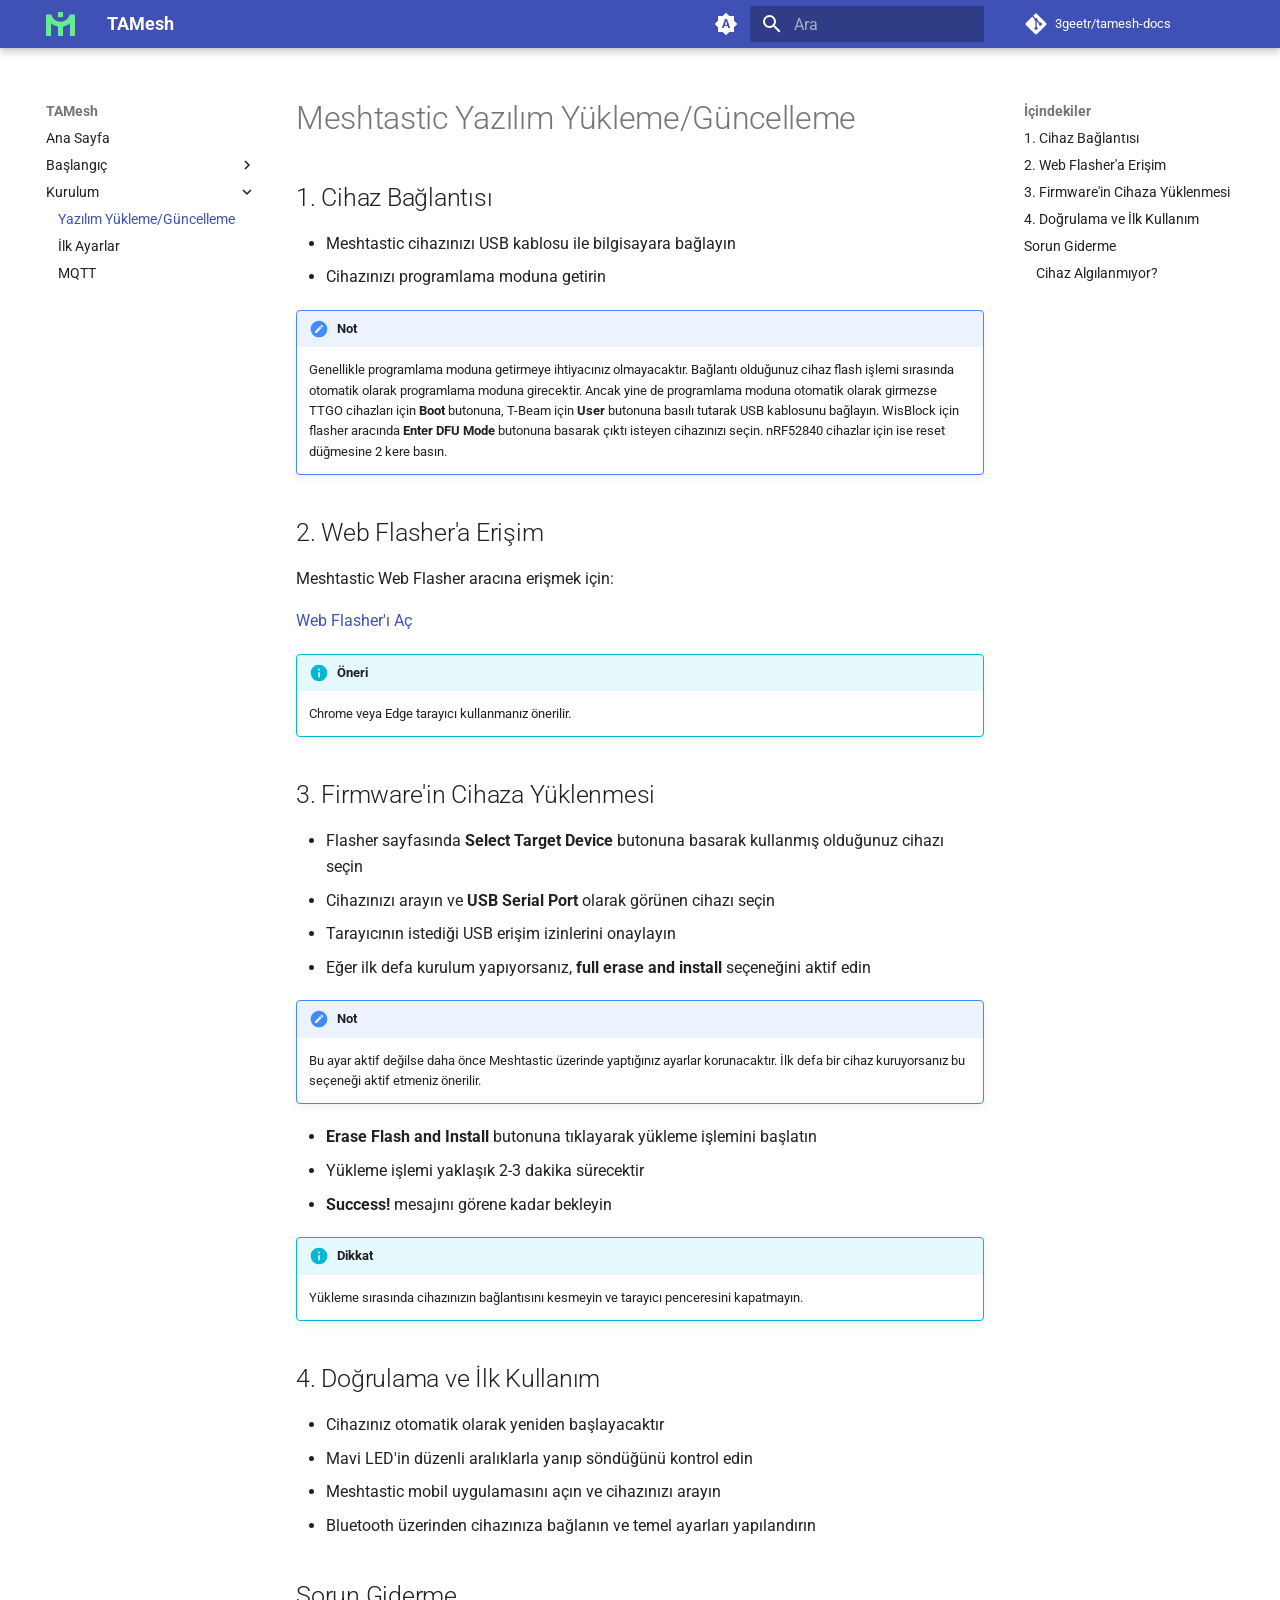
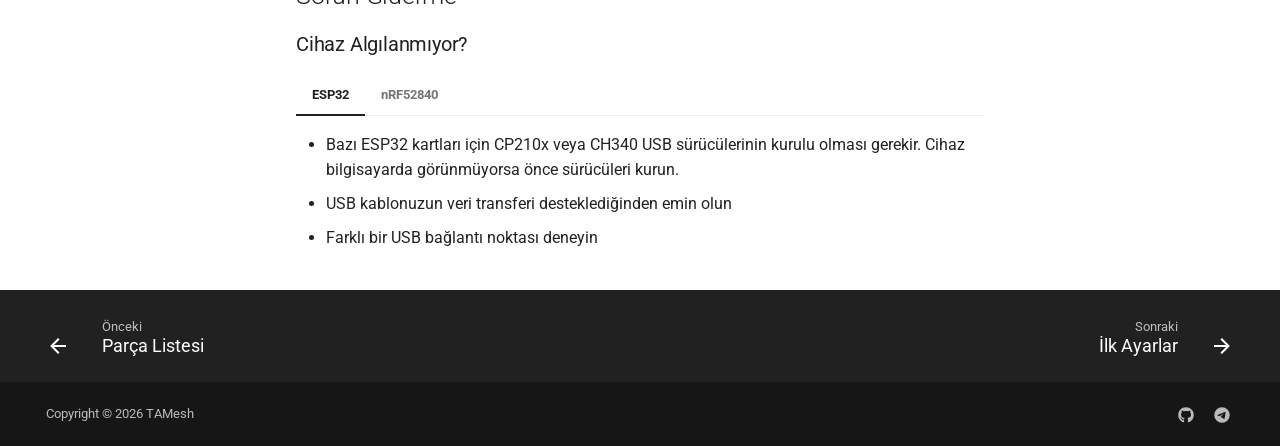
<file: kurulum/yazilim/index.html>
<!doctype html>
<html lang="tr" class="no-js">
  <head>
    
      <meta charset="utf-8">
      <meta name="viewport" content="width=device-width,initial-scale=1">
      
        <meta name="description" content="TAMesh - Türkiye Meshtastic Topluluğu Dokümantasyonu">
      
      
      
        <link rel="canonical" href="https://3geetr.github.io/tamesh-docs/kurulum/yazilim/">
      
      
        <link rel="prev" href="../../baslangic/diy/parca-listesi/">
      
      
        <link rel="next" href="../ilk-ayarlar/">
      
      
        
      
      
      <link rel="icon" href="../../assets/tamesh.svg">
      <meta name="generator" content="mkdocs-1.6.1, mkdocs-material-9.7.7">
    
    
      
        <title>Yazılım Yükleme/Güncelleme - TAMesh</title>
      
    
    
      <link rel="stylesheet" href="../../assets/stylesheets/main.ec1eaa64.min.css">
      
        
        <link rel="stylesheet" href="../../assets/stylesheets/palette.ab4e12ef.min.css">
      
      


    
    
      
    
    
      
        
        
        <link rel="preconnect" href="https://fonts.gstatic.com" crossorigin>
        <link rel="stylesheet" href="https://fonts.googleapis.com/css?family=Roboto:300,300i,400,400i,700,700i%7CRoboto+Mono:400,400i,700,700i&display=fallback">
        <style>:root{--md-text-font:"Roboto";--md-code-font:"Roboto Mono"}</style>
      
    
    
    <script>__md_scope=new URL("../..",location),__md_hash=e=>[...e].reduce(((e,_)=>(e<<5)-e+_.charCodeAt(0)),0),__md_get=(e,_=localStorage,t=__md_scope)=>JSON.parse(_.getItem(t.pathname+"."+e)),__md_set=(e,_,t=localStorage,a=__md_scope)=>{try{t.setItem(a.pathname+"."+e,JSON.stringify(_))}catch(e){}}</script>
    
      

    
    
  </head>
  
  
    
    
      
    
    
    
    
    <body dir="ltr" data-md-color-scheme="default" data-md-color-primary="indigo" data-md-color-accent="indigo">
  
    
    <input class="md-toggle" data-md-toggle="drawer" type="checkbox" id="__drawer" autocomplete="off">
    <input class="md-toggle" data-md-toggle="search" type="checkbox" id="__search" autocomplete="off">
    <label class="md-overlay" for="__drawer"></label>
    <div data-md-component="skip">
      
        
        <a href="#meshtastic-yazlm-yuklemeguncelleme" class="md-skip">
          Ana içeriğe geç
        </a>
      
    </div>
    <div data-md-component="announce">
      
    </div>
    
    
      

  

<header class="md-header md-header--shadow" data-md-component="header">
  <nav class="md-header__inner md-grid" aria-label="Başlık">
    <a href="../.." title="TAMesh" class="md-header__button md-logo" aria-label="TAMesh" data-md-component="logo">
      
  <img src="../../assets/tamesh.svg" alt="logo">

    </a>
    <label class="md-header__button md-icon" for="__drawer">
      
      <svg xmlns="http://www.w3.org/2000/svg" viewBox="0 0 24 24"><path d="M3 6h18v2H3zm0 5h18v2H3zm0 5h18v2H3z"/></svg>
    </label>
    <div class="md-header__title" data-md-component="header-title">
      <div class="md-header__ellipsis">
        <div class="md-header__topic">
          <span class="md-ellipsis">
            TAMesh
          </span>
        </div>
        <div class="md-header__topic" data-md-component="header-topic">
          <span class="md-ellipsis">
            
              Yazılım Yükleme/Güncelleme
            
          </span>
        </div>
      </div>
    </div>
    
      
        <form class="md-header__option" data-md-component="palette">
  
    
    
    
    <input class="md-option" data-md-color-media="(prefers-color-scheme)" data-md-color-scheme="default" data-md-color-primary="indigo" data-md-color-accent="indigo"  aria-label="Aydınlık moda geç"  type="radio" name="__palette" id="__palette_0">
    
      <label class="md-header__button md-icon" title="Aydınlık moda geç" for="__palette_1" hidden>
        <svg xmlns="http://www.w3.org/2000/svg" viewBox="0 0 24 24"><path d="m14.3 16-.7-2h-3.2l-.7 2H7.8L11 7h2l3.2 9zM20 8.69V4h-4.69L12 .69 8.69 4H4v4.69L.69 12 4 15.31V20h4.69L12 23.31 15.31 20H20v-4.69L23.31 12zm-9.15 3.96h2.3L12 9z"/></svg>
      </label>
    
  
    
    
    
    <input class="md-option" data-md-color-media="(prefers-color-scheme: light)" data-md-color-scheme="default" data-md-color-primary="indigo" data-md-color-accent="indigo"  aria-label="Karanlık moda geç"  type="radio" name="__palette" id="__palette_1">
    
      <label class="md-header__button md-icon" title="Karanlık moda geç" for="__palette_2" hidden>
        <svg xmlns="http://www.w3.org/2000/svg" viewBox="0 0 24 24"><path d="M12 7a5 5 0 0 1 5 5 5 5 0 0 1-5 5 5 5 0 0 1-5-5 5 5 0 0 1 5-5m0 2a3 3 0 0 0-3 3 3 3 0 0 0 3 3 3 3 0 0 0 3-3 3 3 0 0 0-3-3m0-7 2.39 3.42C13.65 5.15 12.84 5 12 5s-1.65.15-2.39.42zM3.34 7l4.16-.35A7.2 7.2 0 0 0 5.94 8.5c-.44.74-.69 1.5-.83 2.29zm.02 10 1.76-3.77a7.131 7.131 0 0 0 2.38 4.14zM20.65 7l-1.77 3.79a7.02 7.02 0 0 0-2.38-4.15zm-.01 10-4.14.36c.59-.51 1.12-1.14 1.54-1.86.42-.73.69-1.5.83-2.29zM12 22l-2.41-3.44c.74.27 1.55.44 2.41.44.82 0 1.63-.17 2.37-.44z"/></svg>
      </label>
    
  
    
    
    
    <input class="md-option" data-md-color-media="(prefers-color-scheme: dark)" data-md-color-scheme="slate" data-md-color-primary="black" data-md-color-accent="indigo"  aria-label="Sistem tercihine geç"  type="radio" name="__palette" id="__palette_2">
    
      <label class="md-header__button md-icon" title="Sistem tercihine geç" for="__palette_0" hidden>
        <svg xmlns="http://www.w3.org/2000/svg" viewBox="0 0 24 24"><path d="m17.75 4.09-2.53 1.94.91 3.06-2.63-1.81-2.63 1.81.91-3.06-2.53-1.94L12.44 4l1.06-3 1.06 3zm3.5 6.91-1.64 1.25.59 1.98-1.7-1.17-1.7 1.17.59-1.98L15.75 11l2.06-.05L18.5 9l.69 1.95zm-2.28 4.95c.83-.08 1.72 1.1 1.19 1.85-.32.45-.66.87-1.08 1.27C15.17 23 8.84 23 4.94 19.07c-3.91-3.9-3.91-10.24 0-14.14.4-.4.82-.76 1.27-1.08.75-.53 1.93.36 1.85 1.19-.27 2.86.69 5.83 2.89 8.02a9.96 9.96 0 0 0 8.02 2.89m-1.64 2.02a12.08 12.08 0 0 1-7.8-3.47c-2.17-2.19-3.33-5-3.49-7.82-2.81 3.14-2.7 7.96.31 10.98 3.02 3.01 7.84 3.12 10.98.31"/></svg>
      </label>
    
  
</form>
      
    
    
      <script>var palette=__md_get("__palette");if(palette&&palette.color){if("(prefers-color-scheme)"===palette.color.media){var media=matchMedia("(prefers-color-scheme: light)"),input=document.querySelector(media.matches?"[data-md-color-media='(prefers-color-scheme: light)']":"[data-md-color-media='(prefers-color-scheme: dark)']");palette.color.media=input.getAttribute("data-md-color-media"),palette.color.scheme=input.getAttribute("data-md-color-scheme"),palette.color.primary=input.getAttribute("data-md-color-primary"),palette.color.accent=input.getAttribute("data-md-color-accent")}for(var[key,value]of Object.entries(palette.color))document.body.setAttribute("data-md-color-"+key,value)}</script>
    
    
    
      
      
        <label class="md-header__button md-icon" for="__search">
          
          <svg xmlns="http://www.w3.org/2000/svg" viewBox="0 0 24 24"><path d="M9.5 3A6.5 6.5 0 0 1 16 9.5c0 1.61-.59 3.09-1.56 4.23l.27.27h.79l5 5-1.5 1.5-5-5v-.79l-.27-.27A6.52 6.52 0 0 1 9.5 16 6.5 6.5 0 0 1 3 9.5 6.5 6.5 0 0 1 9.5 3m0 2C7 5 5 7 5 9.5S7 14 9.5 14 14 12 14 9.5 12 5 9.5 5"/></svg>
        </label>
        <div class="md-search" data-md-component="search" role="dialog">
  <label class="md-search__overlay" for="__search"></label>
  <div class="md-search__inner" role="search">
    <form class="md-search__form" name="search">
      <input type="text" class="md-search__input" name="query" aria-label="Ara" placeholder="Ara" autocapitalize="off" autocorrect="off" autocomplete="off" spellcheck="false" data-md-component="search-query" required>
      <label class="md-search__icon md-icon" for="__search">
        
        <svg xmlns="http://www.w3.org/2000/svg" viewBox="0 0 24 24"><path d="M9.5 3A6.5 6.5 0 0 1 16 9.5c0 1.61-.59 3.09-1.56 4.23l.27.27h.79l5 5-1.5 1.5-5-5v-.79l-.27-.27A6.52 6.52 0 0 1 9.5 16 6.5 6.5 0 0 1 3 9.5 6.5 6.5 0 0 1 9.5 3m0 2C7 5 5 7 5 9.5S7 14 9.5 14 14 12 14 9.5 12 5 9.5 5"/></svg>
        
        <svg xmlns="http://www.w3.org/2000/svg" viewBox="0 0 24 24"><path d="M20 11v2H8l5.5 5.5-1.42 1.42L4.16 12l7.92-7.92L13.5 5.5 8 11z"/></svg>
      </label>
      <nav class="md-search__options" aria-label="Ara">
        
        <button type="reset" class="md-search__icon md-icon" title="Temizle" aria-label="Temizle" tabindex="-1">
          
          <svg xmlns="http://www.w3.org/2000/svg" viewBox="0 0 24 24"><path d="M19 6.41 17.59 5 12 10.59 6.41 5 5 6.41 10.59 12 5 17.59 6.41 19 12 13.41 17.59 19 19 17.59 13.41 12z"/></svg>
        </button>
      </nav>
      
        <div class="md-search__suggest" data-md-component="search-suggest"></div>
      
    </form>
    <div class="md-search__output">
      <div class="md-search__scrollwrap" tabindex="0" data-md-scrollfix>
        <div class="md-search-result" data-md-component="search-result">
          <div class="md-search-result__meta">
            Arama başlatılıyor
          </div>
          <ol class="md-search-result__list" role="presentation"></ol>
        </div>
      </div>
    </div>
  </div>
</div>
      
    
    
      <div class="md-header__source">
        <a href="https://github.com/3geetr/tamesh-docs" title="Depoya git" class="md-source" data-md-component="source">
  <div class="md-source__icon md-icon">
    
    <svg xmlns="http://www.w3.org/2000/svg" viewBox="0 0 448 512"><!--! Font Awesome Free 7.1.0 by @fontawesome - https://fontawesome.com License - https://fontawesome.com/license/free (Icons: CC BY 4.0, Fonts: SIL OFL 1.1, Code: MIT License) Copyright 2025 Fonticons, Inc.--><path d="M439.6 236.1 244 40.5c-5.4-5.5-12.8-8.5-20.4-8.5s-15 3-20.4 8.4L162.5 81l51.5 51.5c27.1-9.1 52.7 16.8 43.4 43.7l49.7 49.7c34.2-11.8 61.2 31 35.5 56.7-26.5 26.5-70.2-2.9-56-37.3L240.3 199v121.9c25.3 12.5 22.3 41.8 9.1 55-6.4 6.4-15.2 10.1-24.3 10.1s-17.8-3.6-24.3-10.1c-17.6-17.6-11.1-46.9 11.2-56v-123c-20.8-8.5-24.6-30.7-18.6-45L142.6 101 8.5 235.1C3 240.6 0 247.9 0 255.5s3 15 8.5 20.4l195.6 195.7c5.4 5.4 12.7 8.4 20.4 8.4s15-3 20.4-8.4l194.7-194.7c5.4-5.4 8.4-12.8 8.4-20.4s-3-15-8.4-20.4"/></svg>
  </div>
  <div class="md-source__repository">
    3geetr/tamesh-docs
  </div>
</a>
      </div>
    
  </nav>
  
</header>
    
    <div class="md-container" data-md-component="container">
      
      
        
          
        
      
      <main class="md-main" data-md-component="main">
        <div class="md-main__inner md-grid">
          
            
              
              <div class="md-sidebar md-sidebar--primary" data-md-component="sidebar" data-md-type="navigation" >
                <div class="md-sidebar__scrollwrap">
                  <div class="md-sidebar__inner">
                    



<nav class="md-nav md-nav--primary" aria-label="Navigasyon" data-md-level="0">
  <label class="md-nav__title" for="__drawer">
    <a href="../.." title="TAMesh" class="md-nav__button md-logo" aria-label="TAMesh" data-md-component="logo">
      
  <img src="../../assets/tamesh.svg" alt="logo">

    </a>
    TAMesh
  </label>
  
    <div class="md-nav__source">
      <a href="https://github.com/3geetr/tamesh-docs" title="Depoya git" class="md-source" data-md-component="source">
  <div class="md-source__icon md-icon">
    
    <svg xmlns="http://www.w3.org/2000/svg" viewBox="0 0 448 512"><!--! Font Awesome Free 7.1.0 by @fontawesome - https://fontawesome.com License - https://fontawesome.com/license/free (Icons: CC BY 4.0, Fonts: SIL OFL 1.1, Code: MIT License) Copyright 2025 Fonticons, Inc.--><path d="M439.6 236.1 244 40.5c-5.4-5.5-12.8-8.5-20.4-8.5s-15 3-20.4 8.4L162.5 81l51.5 51.5c27.1-9.1 52.7 16.8 43.4 43.7l49.7 49.7c34.2-11.8 61.2 31 35.5 56.7-26.5 26.5-70.2-2.9-56-37.3L240.3 199v121.9c25.3 12.5 22.3 41.8 9.1 55-6.4 6.4-15.2 10.1-24.3 10.1s-17.8-3.6-24.3-10.1c-17.6-17.6-11.1-46.9 11.2-56v-123c-20.8-8.5-24.6-30.7-18.6-45L142.6 101 8.5 235.1C3 240.6 0 247.9 0 255.5s3 15 8.5 20.4l195.6 195.7c5.4 5.4 12.7 8.4 20.4 8.4s15-3 20.4-8.4l194.7-194.7c5.4-5.4 8.4-12.8 8.4-20.4s-3-15-8.4-20.4"/></svg>
  </div>
  <div class="md-source__repository">
    3geetr/tamesh-docs
  </div>
</a>
    </div>
  
  <ul class="md-nav__list" data-md-scrollfix>
    
      
      
  
  
  
  
    <li class="md-nav__item">
      <a href="../.." class="md-nav__link">
        
  
  
  <span class="md-ellipsis">
    
  
    Ana Sayfa
  

    
  </span>
  
  

      </a>
    </li>
  

    
      
      
  
  
  
  
    
    
      
        
          
        
      
        
      
        
      
        
      
    
    
    
    
    <li class="md-nav__item md-nav__item--nested">
      
        
        
        <input class="md-nav__toggle md-toggle " type="checkbox" id="__nav_2" >
        
          
          <div class="md-nav__link md-nav__container">
            <a href="../../baslangic/" class="md-nav__link ">
              
  
  
  <span class="md-ellipsis">
    
  
    Başlangıç
  

    
  </span>
  
  

            </a>
            
              
              <label class="md-nav__link " for="__nav_2" id="__nav_2_label" tabindex="0">
                <span class="md-nav__icon md-icon"></span>
              </label>
            
          </div>
        
        <nav class="md-nav" data-md-level="1" aria-labelledby="__nav_2_label" aria-expanded="false">
          <label class="md-nav__title" for="__nav_2">
            <span class="md-nav__icon md-icon"></span>
            
  
    Başlangıç
  

          </label>
          <ul class="md-nav__list" data-md-scrollfix>
            
              
            
              
                
  
  
  
  
    <li class="md-nav__item">
      <a href="../../baslangic/frekans-secimi/" class="md-nav__link">
        
  
  
  <span class="md-ellipsis">
    
  
    Frekans Seçimi
  

    
  </span>
  
  

      </a>
    </li>
  

              
            
              
                
  
  
  
  
    <li class="md-nav__item">
      <a href="../../baslangic/hazir-cihazlar/" class="md-nav__link">
        
  
  
  <span class="md-ellipsis">
    
  
    Hazır Cihazlar
  

    
  </span>
  
  

      </a>
    </li>
  

              
            
              
                
  
  
  
  
    
    
      
        
      
        
      
        
      
    
    
    
    
    <li class="md-nav__item md-nav__item--nested">
      
        
        
        <input class="md-nav__toggle md-toggle " type="checkbox" id="__nav_2_4" >
        
          
          <label class="md-nav__link" for="__nav_2_4" id="__nav_2_4_label" tabindex="0">
            
  
  
  <span class="md-ellipsis">
    
  
    DIY (Kendin Yap)
  

    
  </span>
  
  

            <span class="md-nav__icon md-icon"></span>
          </label>
        
        <nav class="md-nav" data-md-level="2" aria-labelledby="__nav_2_4_label" aria-expanded="false">
          <label class="md-nav__title" for="__nav_2_4">
            <span class="md-nav__icon md-icon"></span>
            
  
    DIY (Kendin Yap)
  

          </label>
          <ul class="md-nav__list" data-md-scrollfix>
            
              
                
  
  
  
  
    <li class="md-nav__item">
      <a href="../../baslangic/diy/esp32/" class="md-nav__link">
        
  
  
  <span class="md-ellipsis">
    
  
    ESP32 Kurulumu
  

    
  </span>
  
  

      </a>
    </li>
  

              
            
              
                
  
  
  
  
    <li class="md-nav__item">
      <a href="../../baslangic/diy/nrf52840/" class="md-nav__link">
        
  
  
  <span class="md-ellipsis">
    
  
    nRF52840 Kurulumu
  

    
  </span>
  
  

      </a>
    </li>
  

              
            
              
                
  
  
  
  
    <li class="md-nav__item">
      <a href="../../baslangic/diy/parca-listesi/" class="md-nav__link">
        
  
  
  <span class="md-ellipsis">
    
  
    Parça Listesi
  

    
  </span>
  
  

      </a>
    </li>
  

              
            
          </ul>
        </nav>
      
    </li>
  

              
            
          </ul>
        </nav>
      
    </li>
  

    
      
      
  
  
    
  
  
  
    
    
      
        
      
        
      
        
      
    
    
    
    
    <li class="md-nav__item md-nav__item--active md-nav__item--nested">
      
        
        
        <input class="md-nav__toggle md-toggle " type="checkbox" id="__nav_3" checked>
        
          
          <label class="md-nav__link" for="__nav_3" id="__nav_3_label" tabindex="0">
            
  
  
  <span class="md-ellipsis">
    
  
    Kurulum
  

    
  </span>
  
  

            <span class="md-nav__icon md-icon"></span>
          </label>
        
        <nav class="md-nav" data-md-level="1" aria-labelledby="__nav_3_label" aria-expanded="true">
          <label class="md-nav__title" for="__nav_3">
            <span class="md-nav__icon md-icon"></span>
            
  
    Kurulum
  

          </label>
          <ul class="md-nav__list" data-md-scrollfix>
            
              
                
  
  
    
  
  
  
    <li class="md-nav__item md-nav__item--active">
      
      <input class="md-nav__toggle md-toggle" type="checkbox" id="__toc">
      
      
        
      
      
        <label class="md-nav__link md-nav__link--active" for="__toc">
          
  
  
  <span class="md-ellipsis">
    
  
    Yazılım Yükleme/Güncelleme
  

    
  </span>
  
  

          <span class="md-nav__icon md-icon"></span>
        </label>
      
      <a href="./" class="md-nav__link md-nav__link--active">
        
  
  
  <span class="md-ellipsis">
    
  
    Yazılım Yükleme/Güncelleme
  

    
  </span>
  
  

      </a>
      
        

  

<nav class="md-nav md-nav--secondary" aria-label="İçindekiler">
  
  
  
    
  
  
    <label class="md-nav__title" for="__toc">
      <span class="md-nav__icon md-icon"></span>
      İçindekiler
    </label>
    <ul class="md-nav__list" data-md-component="toc" data-md-scrollfix>
      
        <li class="md-nav__item">
  <a href="#1-cihaz-baglants" class="md-nav__link">
    <span class="md-ellipsis">
      
        1. Cihaz Bağlantısı
      
    </span>
  </a>
  
</li>
      
        <li class="md-nav__item">
  <a href="#2-web-flashera-erisim" class="md-nav__link">
    <span class="md-ellipsis">
      
        2. Web Flasher'a Erişim
      
    </span>
  </a>
  
</li>
      
        <li class="md-nav__item">
  <a href="#3-firmwarein-cihaza-yuklenmesi" class="md-nav__link">
    <span class="md-ellipsis">
      
        3. Firmware'in Cihaza Yüklenmesi
      
    </span>
  </a>
  
</li>
      
        <li class="md-nav__item">
  <a href="#4-dogrulama-ve-ilk-kullanm" class="md-nav__link">
    <span class="md-ellipsis">
      
        4. Doğrulama ve İlk Kullanım
      
    </span>
  </a>
  
</li>
      
        <li class="md-nav__item">
  <a href="#sorun-giderme" class="md-nav__link">
    <span class="md-ellipsis">
      
        Sorun Giderme
      
    </span>
  </a>
  
    <nav class="md-nav" aria-label="Sorun Giderme">
      <ul class="md-nav__list">
        
          <li class="md-nav__item">
  <a href="#cihaz-alglanmyor" class="md-nav__link">
    <span class="md-ellipsis">
      
        Cihaz Algılanmıyor?
      
    </span>
  </a>
  
</li>
        
      </ul>
    </nav>
  
</li>
      
    </ul>
  
</nav>
      
    </li>
  

              
            
              
                
  
  
  
  
    <li class="md-nav__item">
      <a href="../ilk-ayarlar/" class="md-nav__link">
        
  
  
  <span class="md-ellipsis">
    
  
    İlk Ayarlar
  

    
  </span>
  
  

      </a>
    </li>
  

              
            
              
                
  
  
  
  
    <li class="md-nav__item">
      <a href="../mqtt/" class="md-nav__link">
        
  
  
  <span class="md-ellipsis">
    
  
    MQTT
  

    
  </span>
  
  

      </a>
    </li>
  

              
            
          </ul>
        </nav>
      
    </li>
  

    
  </ul>
</nav>
                  </div>
                </div>
              </div>
            
            
              
              <div class="md-sidebar md-sidebar--secondary" data-md-component="sidebar" data-md-type="toc" >
                <div class="md-sidebar__scrollwrap">
                  <div class="md-sidebar__inner">
                    

  

<nav class="md-nav md-nav--secondary" aria-label="İçindekiler">
  
  
  
    
  
  
    <label class="md-nav__title" for="__toc">
      <span class="md-nav__icon md-icon"></span>
      İçindekiler
    </label>
    <ul class="md-nav__list" data-md-component="toc" data-md-scrollfix>
      
        <li class="md-nav__item">
  <a href="#1-cihaz-baglants" class="md-nav__link">
    <span class="md-ellipsis">
      
        1. Cihaz Bağlantısı
      
    </span>
  </a>
  
</li>
      
        <li class="md-nav__item">
  <a href="#2-web-flashera-erisim" class="md-nav__link">
    <span class="md-ellipsis">
      
        2. Web Flasher'a Erişim
      
    </span>
  </a>
  
</li>
      
        <li class="md-nav__item">
  <a href="#3-firmwarein-cihaza-yuklenmesi" class="md-nav__link">
    <span class="md-ellipsis">
      
        3. Firmware'in Cihaza Yüklenmesi
      
    </span>
  </a>
  
</li>
      
        <li class="md-nav__item">
  <a href="#4-dogrulama-ve-ilk-kullanm" class="md-nav__link">
    <span class="md-ellipsis">
      
        4. Doğrulama ve İlk Kullanım
      
    </span>
  </a>
  
</li>
      
        <li class="md-nav__item">
  <a href="#sorun-giderme" class="md-nav__link">
    <span class="md-ellipsis">
      
        Sorun Giderme
      
    </span>
  </a>
  
    <nav class="md-nav" aria-label="Sorun Giderme">
      <ul class="md-nav__list">
        
          <li class="md-nav__item">
  <a href="#cihaz-alglanmyor" class="md-nav__link">
    <span class="md-ellipsis">
      
        Cihaz Algılanmıyor?
      
    </span>
  </a>
  
</li>
        
      </ul>
    </nav>
  
</li>
      
    </ul>
  
</nav>
                  </div>
                </div>
              </div>
            
          
          
            <div class="md-content" data-md-component="content">
              
              <article class="md-content__inner md-typeset">
                
                  


  
  


<h1 id="meshtastic-yazlm-yuklemeguncelleme">Meshtastic Yazılım Yükleme/Güncelleme<a class="headerlink" href="#meshtastic-yazlm-yuklemeguncelleme" title="Permanent link">&para;</a></h1>
<h2 id="1-cihaz-baglants">1. Cihaz Bağlantısı<a class="headerlink" href="#1-cihaz-baglants" title="Permanent link">&para;</a></h2>
<ul>
<li>Meshtastic cihazınızı USB kablosu ile bilgisayara bağlayın</li>
<li>Cihazınızı programlama moduna getirin</li>
</ul>
<div class="admonition note">
<p class="admonition-title">Not</p>
<p>Genellikle programlama moduna getirmeye ihtiyacınız olmayacaktır. Bağlantı olduğunuz cihaz flash işlemi sırasında otomatik olarak programlama moduna girecektir. Ancak yine de programlama moduna otomatik olarak girmezse TTGO cihazları için <strong>Boot</strong> butonuna, T-Beam için <strong>User</strong> butonuna basılı tutarak USB kablosunu bağlayın. WisBlock için flasher aracında <strong>Enter DFU Mode</strong> butonuna basarak çıktı isteyen cihazınızı seçin. nRF52840 cihazlar için ise reset düğmesine 2 kere basın.</p>
</div>
<h2 id="2-web-flashera-erisim">2. Web Flasher'a Erişim<a class="headerlink" href="#2-web-flashera-erisim" title="Permanent link">&para;</a></h2>
<p>Meshtastic Web Flasher aracına erişmek için:</p>
<p><a href="https://flash.meshtastic.org">Web Flasher'ı Aç</a></p>
<div class="admonition info">
<p class="admonition-title">Öneri</p>
<p>Chrome veya Edge tarayıcı kullanmanız önerilir.</p>
</div>
<h2 id="3-firmwarein-cihaza-yuklenmesi">3. Firmware'in Cihaza Yüklenmesi<a class="headerlink" href="#3-firmwarein-cihaza-yuklenmesi" title="Permanent link">&para;</a></h2>
<ul>
<li>Flasher sayfasında <strong>Select Target Device</strong> butonuna basarak kullanmış olduğunuz cihazı seçin</li>
<li>Cihazınızı arayın ve <strong>USB Serial Port</strong> olarak görünen cihazı seçin</li>
<li>Tarayıcının istediği USB erişim izinlerini onaylayın</li>
<li>Eğer ilk defa kurulum yapıyorsanız, <strong>full erase and install</strong> seçeneğini aktif edin</li>
</ul>
<div class="admonition note">
<p class="admonition-title">Not</p>
<p>Bu ayar aktif değilse daha önce Meshtastic üzerinde yaptığınız ayarlar korunacaktır. İlk defa bir cihaz kuruyorsanız bu seçeneği aktif etmeniz önerilir.</p>
</div>
<ul>
<li><strong>Erase Flash and Install</strong> butonuna tıklayarak yükleme işlemini başlatın</li>
<li>Yükleme işlemi yaklaşık 2-3 dakika sürecektir</li>
<li><strong>Success!</strong> mesajını görene kadar bekleyin</li>
</ul>
<div class="admonition info">
<p class="admonition-title">Dikkat</p>
<p>Yükleme sırasında cihazınızın bağlantısını kesmeyin ve tarayıcı penceresini kapatmayın.</p>
</div>
<h2 id="4-dogrulama-ve-ilk-kullanm">4. Doğrulama ve İlk Kullanım<a class="headerlink" href="#4-dogrulama-ve-ilk-kullanm" title="Permanent link">&para;</a></h2>
<ul>
<li>Cihazınız otomatik olarak yeniden başlayacaktır</li>
<li>Mavi LED'in düzenli aralıklarla yanıp söndüğünü kontrol edin</li>
<li>Meshtastic mobil uygulamasını açın ve cihazınızı arayın</li>
<li>Bluetooth üzerinden cihazınıza bağlanın ve temel ayarları yapılandırın</li>
</ul>
<h2 id="sorun-giderme">Sorun Giderme<a class="headerlink" href="#sorun-giderme" title="Permanent link">&para;</a></h2>
<h3 id="cihaz-alglanmyor">Cihaz Algılanmıyor?<a class="headerlink" href="#cihaz-alglanmyor" title="Permanent link">&para;</a></h3>
<div class="tabbed-set tabbed-alternate" data-tabs="1:2"><input checked="checked" id="__tabbed_1_1" name="__tabbed_1" type="radio" /><input id="__tabbed_1_2" name="__tabbed_1" type="radio" /><div class="tabbed-labels"><label for="__tabbed_1_1">ESP32</label><label for="__tabbed_1_2">nRF52840</label></div>
<div class="tabbed-content">
<div class="tabbed-block">
<ul>
<li>Bazı ESP32 kartları için CP210x veya CH340 USB sürücülerinin kurulu olması gerekir. Cihaz bilgisayarda görünmüyorsa önce sürücüleri kurun.</li>
<li>USB kablonuzun veri transferi desteklediğinden emin olun</li>
<li>Farklı bir USB bağlantı noktası deneyin</li>
</ul>
</div>
<div class="tabbed-block">
<ul>
<li>nRF52840 cihazlarda cihazı programlama moduna almak için reset düğmesine 2 kez basmanız gerekebilir. Kartınız UF2 desteklemiyorsa nRF Connect Programmer ile yükleyebilirsiniz.</li>
<li>USB kablonuzun veri transferi desteklediğinden emin olun</li>
<li>Farklı bir USB bağlantı noktası deneyin</li>
</ul>
</div>
</div>
</div>












                
              </article>
            </div>
          
          
<script>var target=document.getElementById(location.hash.slice(1));target&&target.name&&(target.checked=target.name.startsWith("__tabbed_"))</script>
        </div>
        
          <button type="button" class="md-top md-icon" data-md-component="top" hidden>
  
  <svg xmlns="http://www.w3.org/2000/svg" viewBox="0 0 24 24"><path d="M13 20h-2V8l-5.5 5.5-1.42-1.42L12 4.16l7.92 7.92-1.42 1.42L13 8z"/></svg>
  Başa dön
</button>
        
      </main>
      
        <footer class="md-footer">
  
    
      
      <nav class="md-footer__inner md-grid" aria-label="Altbilgi" >
        
          
          <a href="../../baslangic/diy/parca-listesi/" class="md-footer__link md-footer__link--prev" aria-label="Önceki: Parça Listesi">
            <div class="md-footer__button md-icon">
              
              <svg xmlns="http://www.w3.org/2000/svg" viewBox="0 0 24 24"><path d="M20 11v2H8l5.5 5.5-1.42 1.42L4.16 12l7.92-7.92L13.5 5.5 8 11z"/></svg>
            </div>
            <div class="md-footer__title">
              <span class="md-footer__direction">
                Önceki
              </span>
              <div class="md-ellipsis">
                Parça Listesi
              </div>
            </div>
          </a>
        
        
          
          <a href="../ilk-ayarlar/" class="md-footer__link md-footer__link--next" aria-label="Sonraki: İlk Ayarlar">
            <div class="md-footer__title">
              <span class="md-footer__direction">
                Sonraki
              </span>
              <div class="md-ellipsis">
                İlk Ayarlar
              </div>
            </div>
            <div class="md-footer__button md-icon">
              
              <svg xmlns="http://www.w3.org/2000/svg" viewBox="0 0 24 24"><path d="M4 11v2h12l-5.5 5.5 1.42 1.42L19.84 12l-7.92-7.92L10.5 5.5 16 11z"/></svg>
            </div>
          </a>
        
      </nav>
    
  
  <div class="md-footer-meta md-typeset">
    <div class="md-footer-meta__inner md-grid">
      <div class="md-copyright">
  
    <div class="md-copyright__highlight">
      Copyright &copy; 2026 TAMesh
    </div>
  
  
</div>
      
        
<div class="md-social">
  
    
    
    
    
    <a href="https://github.com/3geetr" target="_blank" rel="noopener" title="GitHub" class="md-social__link">
      <svg xmlns="http://www.w3.org/2000/svg" viewBox="0 0 512 512"><!--! Font Awesome Free 7.1.0 by @fontawesome - https://fontawesome.com License - https://fontawesome.com/license/free (Icons: CC BY 4.0, Fonts: SIL OFL 1.1, Code: MIT License) Copyright 2025 Fonticons, Inc.--><path d="M173.9 397.4c0 2-2.3 3.6-5.2 3.6-3.3.3-5.6-1.3-5.6-3.6 0-2 2.3-3.6 5.2-3.6 3-.3 5.6 1.3 5.6 3.6m-31.1-4.5c-.7 2 1.3 4.3 4.3 4.9 2.6 1 5.6 0 6.2-2s-1.3-4.3-4.3-5.2c-2.6-.7-5.5.3-6.2 2.3m44.2-1.7c-2.9.7-4.9 2.6-4.6 4.9.3 2 2.9 3.3 5.9 2.6 2.9-.7 4.9-2.6 4.6-4.6-.3-1.9-3-3.2-5.9-2.9M252.8 8C114.1 8 8 113.3 8 252c0 110.9 69.8 205.8 169.5 239.2 12.8 2.3 17.3-5.6 17.3-12.1 0-6.2-.3-40.4-.3-61.4 0 0-70 15-84.7-29.8 0 0-11.4-29.1-27.8-36.6 0 0-22.9-15.7 1.6-15.4 0 0 24.9 2 38.6 25.8 21.9 38.6 58.6 27.5 72.9 20.9 2.3-16 8.8-27.1 16-33.7-55.9-6.2-112.3-14.3-112.3-110.5 0-27.5 7.6-41.3 23.6-58.9-2.6-6.5-11.1-33.3 2.6-67.9 20.9-6.5 69 27 69 27 20-5.6 41.5-8.5 62.8-8.5s42.8 2.9 62.8 8.5c0 0 48.1-33.6 69-27 13.7 34.7 5.2 61.4 2.6 67.9 16 17.7 25.8 31.5 25.8 58.9 0 96.5-58.9 104.2-114.8 110.5 9.2 7.9 17 22.9 17 46.4 0 33.7-.3 75.4-.3 83.6 0 6.5 4.6 14.4 17.3 12.1C436.2 457.8 504 362.9 504 252 504 113.3 391.5 8 252.8 8M105.2 352.9c-1.3 1-1 3.3.7 5.2 1.6 1.6 3.9 2.3 5.2 1 1.3-1 1-3.3-.7-5.2-1.6-1.6-3.9-2.3-5.2-1m-10.8-8.1c-.7 1.3.3 2.9 2.3 3.9 1.6 1 3.6.7 4.3-.7.7-1.3-.3-2.9-2.3-3.9-2-.6-3.6-.3-4.3.7m32.4 35.6c-1.6 1.3-1 4.3 1.3 6.2 2.3 2.3 5.2 2.6 6.5 1 1.3-1.3.7-4.3-1.3-6.2-2.2-2.3-5.2-2.6-6.5-1m-11.4-14.7c-1.6 1-1.6 3.6 0 5.9s4.3 3.3 5.6 2.3c1.6-1.3 1.6-3.9 0-6.2-1.4-2.3-4-3.3-5.6-2"/></svg>
    </a>
  
    
    
    
    
    <a href="https://t.me/meshtastic_tr" target="_blank" rel="noopener" title="Telegram" class="md-social__link">
      <svg xmlns="http://www.w3.org/2000/svg" viewBox="0 0 512 512"><!--! Font Awesome Free 7.1.0 by @fontawesome - https://fontawesome.com License - https://fontawesome.com/license/free (Icons: CC BY 4.0, Fonts: SIL OFL 1.1, Code: MIT License) Copyright 2025 Fonticons, Inc.--><path d="M256 8a248 248 0 1 0 0 496 248 248 0 1 0 0-496m115 168.7c-3.7 39.2-19.9 134.4-28.1 178.3-3.5 18.6-10.3 24.8-16.9 25.4-14.4 1.3-25.3-9.5-39.3-18.7-21.8-14.3-34.2-23.2-55.3-37.2-24.5-16.1-8.6-25 5.3-39.5 3.7-3.8 67.1-61.5 68.3-66.7.2-.7.3-3.1-1.2-4.4s-3.6-.8-5.1-.5c-2.2.5-37.1 23.5-104.6 69.1-9.9 6.8-18.9 10.1-26.9 9.9-8.9-.2-25.9-5-38.6-9.1-15.5-5-27.9-7.7-26.8-16.3.6-4.5 6.7-9 18.4-13.7 72.3-31.5 120.5-52.3 144.6-62.3 68.9-28.6 83.2-33.6 92.5-33.8 2.1 0 6.6.5 9.6 2.9 2 1.7 3.2 4.1 3.5 6.7.5 3.2.6 6.5.4 9.8z"/></svg>
    </a>
  
</div>
      
    </div>
  </div>
</footer>
      
    </div>
    <div class="md-dialog" data-md-component="dialog">
      <div class="md-dialog__inner md-typeset"></div>
    </div>
    
    
    
      
      
      <script id="__config" type="application/json">{"annotate": null, "base": "../..", "features": ["navigation.instant", "navigation.tracking", "navigation.top", "navigation.footer", "navigation.indexes", "toc.follow", "search.suggest", "search.highlight", "content.code.copy"], "search": "../../assets/javascripts/workers/search.2c215733.min.js", "tags": null, "translations": {"clipboard.copied": "Kopyaland\u0131", "clipboard.copy": "Kopyala", "search.result.more.one": "Bu sayfada 1 tane daha", "search.result.more.other": "Bu sayfada # tane daha", "search.result.none": "E\u015fle\u015fen dok\u00fcman bulunamad\u0131", "search.result.one": "1 dok\u00fcman bulundu", "search.result.other": "# dok\u00fcman bulundu", "search.result.placeholder": "Aramaya ba\u015flamak i\u00e7in yaz\u0131n", "search.result.term.missing": "Eksik", "select.version": "Versiyon se\u00e7"}, "version": null}</script>
    
    
      <script src="../../assets/javascripts/bundle.d7400e89.min.js"></script>
      
    
  </body>
</html>
</file>
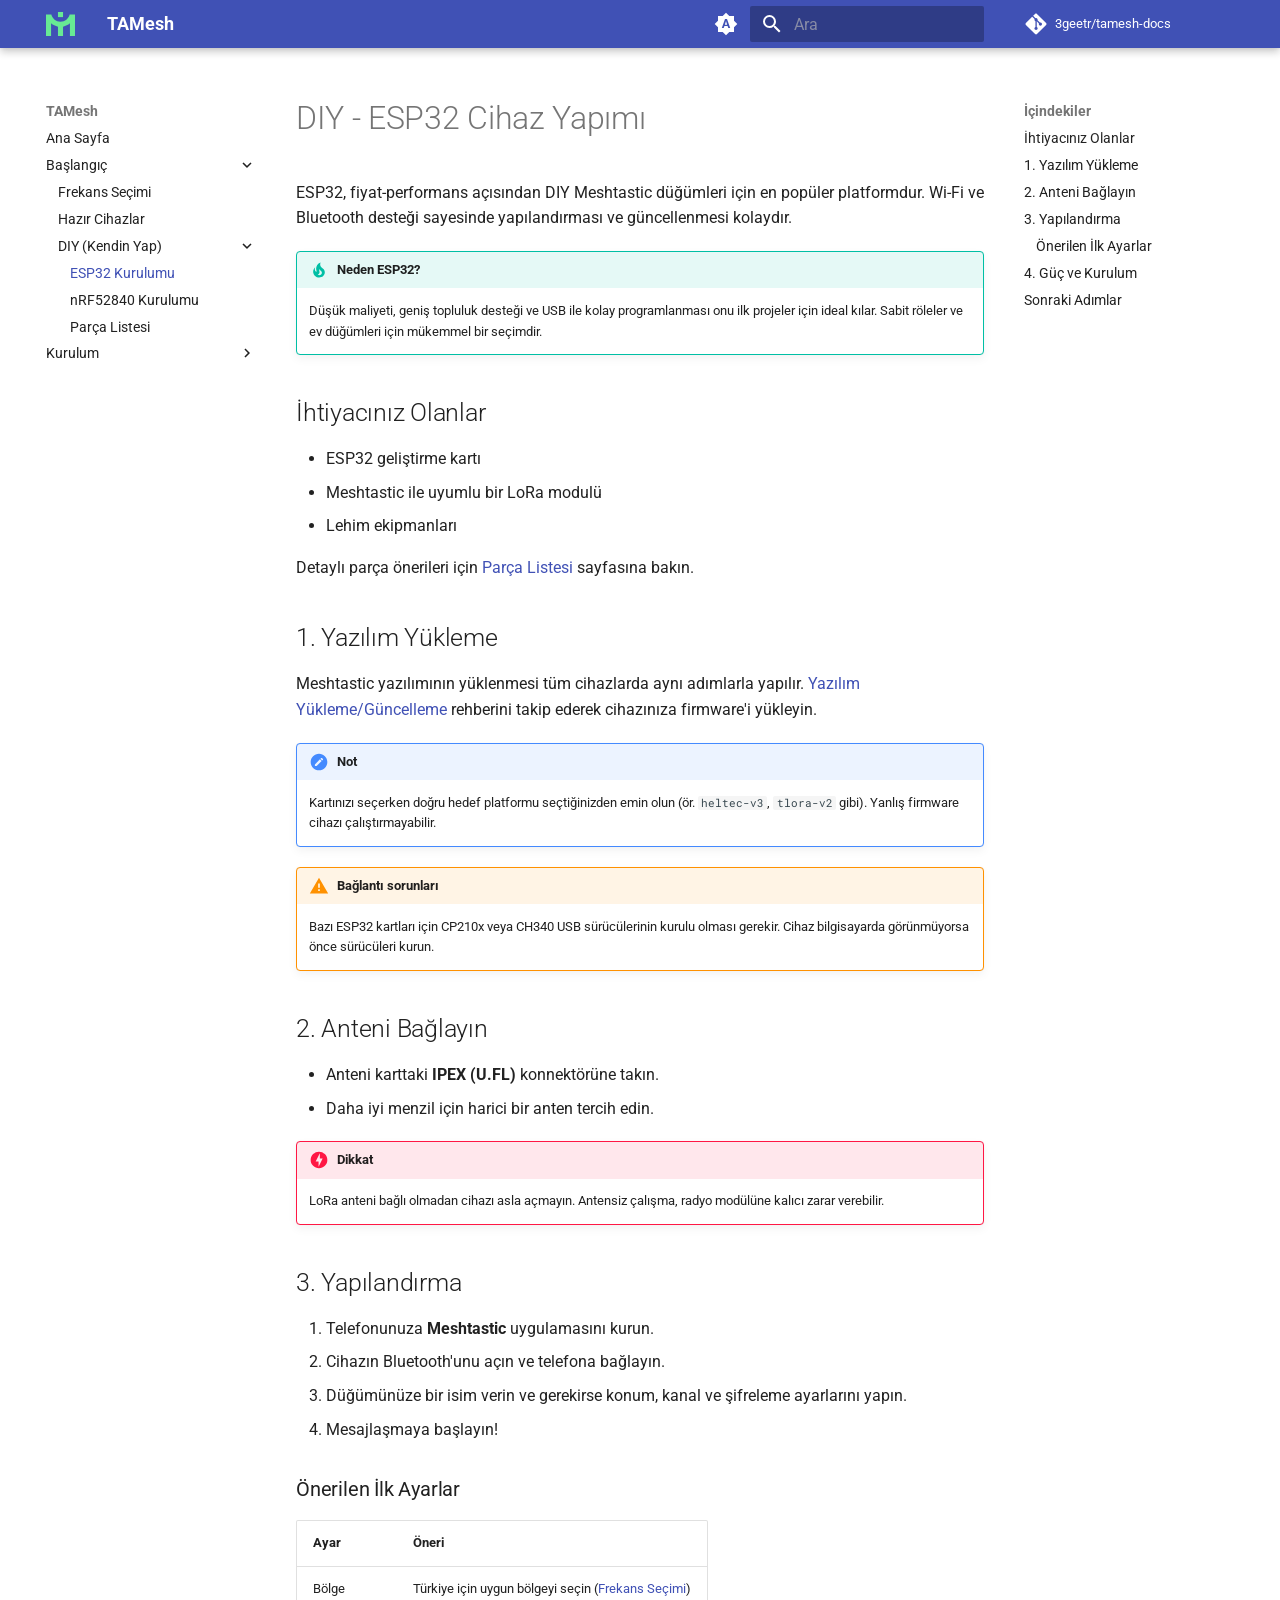
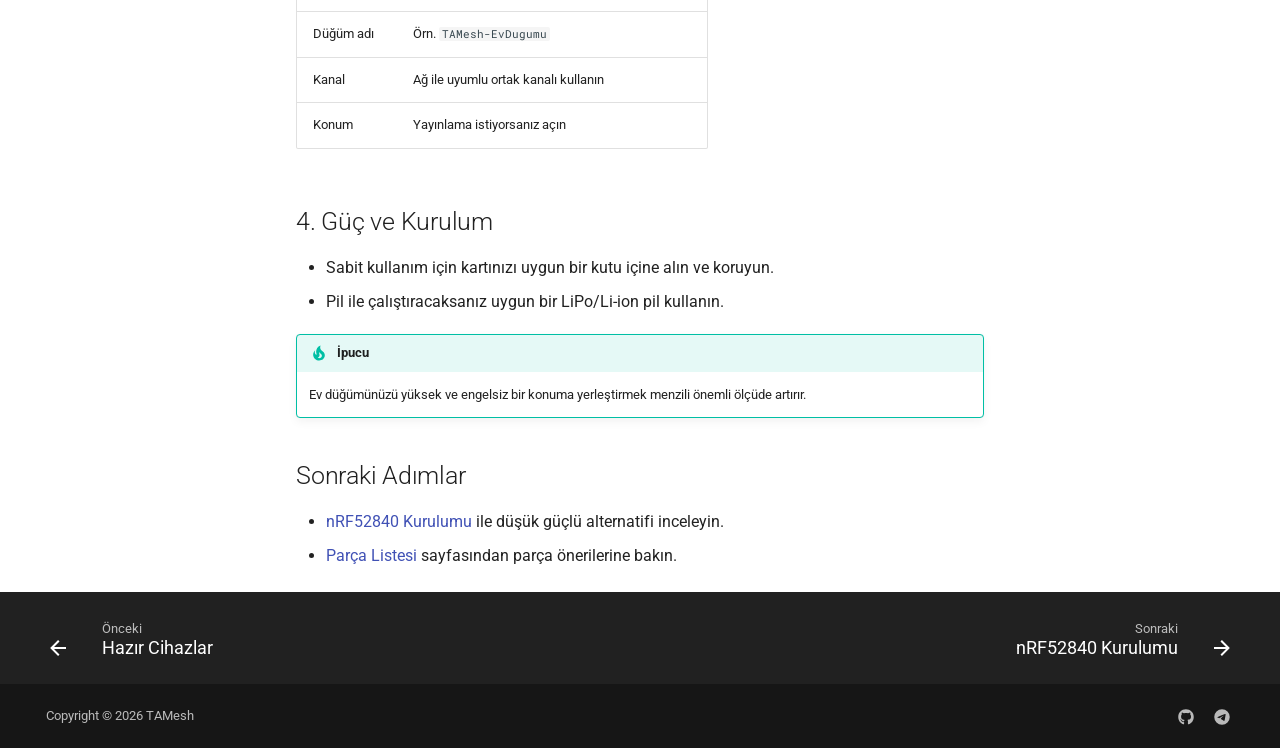
<file: baslangic/diy/esp32/index.html>
<!doctype html>
<html lang="tr" class="no-js">
  <head>
    
      <meta charset="utf-8">
      <meta name="viewport" content="width=device-width,initial-scale=1">
      
        <meta name="description" content="TAMesh - Türkiye Meshtastic Topluluğu Dokümantasyonu">
      
      
      
        <link rel="canonical" href="https://3geetr.github.io/tamesh-docs/baslangic/diy/esp32/">
      
      
        <link rel="prev" href="../../hazir-cihazlar/">
      
      
        <link rel="next" href="../nrf52840/">
      
      
        
      
      
      <link rel="icon" href="../../../assets/tamesh.svg">
      <meta name="generator" content="mkdocs-1.6.1, mkdocs-material-9.7.7">
    
    
      
        <title>ESP32 Kurulumu - TAMesh</title>
      
    
    
      <link rel="stylesheet" href="../../../assets/stylesheets/main.ec1eaa64.min.css">
      
        
        <link rel="stylesheet" href="../../../assets/stylesheets/palette.ab4e12ef.min.css">
      
      


    
    
      
    
    
      
        
        
        <link rel="preconnect" href="https://fonts.gstatic.com" crossorigin>
        <link rel="stylesheet" href="https://fonts.googleapis.com/css?family=Roboto:300,300i,400,400i,700,700i%7CRoboto+Mono:400,400i,700,700i&display=fallback">
        <style>:root{--md-text-font:"Roboto";--md-code-font:"Roboto Mono"}</style>
      
    
    
    <script>__md_scope=new URL("../../..",location),__md_hash=e=>[...e].reduce(((e,_)=>(e<<5)-e+_.charCodeAt(0)),0),__md_get=(e,_=localStorage,t=__md_scope)=>JSON.parse(_.getItem(t.pathname+"."+e)),__md_set=(e,_,t=localStorage,a=__md_scope)=>{try{t.setItem(a.pathname+"."+e,JSON.stringify(_))}catch(e){}}</script>
    
      

    
    
  </head>
  
  
    
    
      
    
    
    
    
    <body dir="ltr" data-md-color-scheme="default" data-md-color-primary="indigo" data-md-color-accent="indigo">
  
    
    <input class="md-toggle" data-md-toggle="drawer" type="checkbox" id="__drawer" autocomplete="off">
    <input class="md-toggle" data-md-toggle="search" type="checkbox" id="__search" autocomplete="off">
    <label class="md-overlay" for="__drawer"></label>
    <div data-md-component="skip">
      
        
        <a href="#diy-esp32-cihaz-yapm" class="md-skip">
          Ana içeriğe geç
        </a>
      
    </div>
    <div data-md-component="announce">
      
    </div>
    
    
      

  

<header class="md-header md-header--shadow" data-md-component="header">
  <nav class="md-header__inner md-grid" aria-label="Başlık">
    <a href="../../.." title="TAMesh" class="md-header__button md-logo" aria-label="TAMesh" data-md-component="logo">
      
  <img src="../../../assets/tamesh.svg" alt="logo">

    </a>
    <label class="md-header__button md-icon" for="__drawer">
      
      <svg xmlns="http://www.w3.org/2000/svg" viewBox="0 0 24 24"><path d="M3 6h18v2H3zm0 5h18v2H3zm0 5h18v2H3z"/></svg>
    </label>
    <div class="md-header__title" data-md-component="header-title">
      <div class="md-header__ellipsis">
        <div class="md-header__topic">
          <span class="md-ellipsis">
            TAMesh
          </span>
        </div>
        <div class="md-header__topic" data-md-component="header-topic">
          <span class="md-ellipsis">
            
              ESP32 Kurulumu
            
          </span>
        </div>
      </div>
    </div>
    
      
        <form class="md-header__option" data-md-component="palette">
  
    
    
    
    <input class="md-option" data-md-color-media="(prefers-color-scheme)" data-md-color-scheme="default" data-md-color-primary="indigo" data-md-color-accent="indigo"  aria-label="Aydınlık moda geç"  type="radio" name="__palette" id="__palette_0">
    
      <label class="md-header__button md-icon" title="Aydınlık moda geç" for="__palette_1" hidden>
        <svg xmlns="http://www.w3.org/2000/svg" viewBox="0 0 24 24"><path d="m14.3 16-.7-2h-3.2l-.7 2H7.8L11 7h2l3.2 9zM20 8.69V4h-4.69L12 .69 8.69 4H4v4.69L.69 12 4 15.31V20h4.69L12 23.31 15.31 20H20v-4.69L23.31 12zm-9.15 3.96h2.3L12 9z"/></svg>
      </label>
    
  
    
    
    
    <input class="md-option" data-md-color-media="(prefers-color-scheme: light)" data-md-color-scheme="default" data-md-color-primary="indigo" data-md-color-accent="indigo"  aria-label="Karanlık moda geç"  type="radio" name="__palette" id="__palette_1">
    
      <label class="md-header__button md-icon" title="Karanlık moda geç" for="__palette_2" hidden>
        <svg xmlns="http://www.w3.org/2000/svg" viewBox="0 0 24 24"><path d="M12 7a5 5 0 0 1 5 5 5 5 0 0 1-5 5 5 5 0 0 1-5-5 5 5 0 0 1 5-5m0 2a3 3 0 0 0-3 3 3 3 0 0 0 3 3 3 3 0 0 0 3-3 3 3 0 0 0-3-3m0-7 2.39 3.42C13.65 5.15 12.84 5 12 5s-1.65.15-2.39.42zM3.34 7l4.16-.35A7.2 7.2 0 0 0 5.94 8.5c-.44.74-.69 1.5-.83 2.29zm.02 10 1.76-3.77a7.131 7.131 0 0 0 2.38 4.14zM20.65 7l-1.77 3.79a7.02 7.02 0 0 0-2.38-4.15zm-.01 10-4.14.36c.59-.51 1.12-1.14 1.54-1.86.42-.73.69-1.5.83-2.29zM12 22l-2.41-3.44c.74.27 1.55.44 2.41.44.82 0 1.63-.17 2.37-.44z"/></svg>
      </label>
    
  
    
    
    
    <input class="md-option" data-md-color-media="(prefers-color-scheme: dark)" data-md-color-scheme="slate" data-md-color-primary="black" data-md-color-accent="indigo"  aria-label="Sistem tercihine geç"  type="radio" name="__palette" id="__palette_2">
    
      <label class="md-header__button md-icon" title="Sistem tercihine geç" for="__palette_0" hidden>
        <svg xmlns="http://www.w3.org/2000/svg" viewBox="0 0 24 24"><path d="m17.75 4.09-2.53 1.94.91 3.06-2.63-1.81-2.63 1.81.91-3.06-2.53-1.94L12.44 4l1.06-3 1.06 3zm3.5 6.91-1.64 1.25.59 1.98-1.7-1.17-1.7 1.17.59-1.98L15.75 11l2.06-.05L18.5 9l.69 1.95zm-2.28 4.95c.83-.08 1.72 1.1 1.19 1.85-.32.45-.66.87-1.08 1.27C15.17 23 8.84 23 4.94 19.07c-3.91-3.9-3.91-10.24 0-14.14.4-.4.82-.76 1.27-1.08.75-.53 1.93.36 1.85 1.19-.27 2.86.69 5.83 2.89 8.02a9.96 9.96 0 0 0 8.02 2.89m-1.64 2.02a12.08 12.08 0 0 1-7.8-3.47c-2.17-2.19-3.33-5-3.49-7.82-2.81 3.14-2.7 7.96.31 10.98 3.02 3.01 7.84 3.12 10.98.31"/></svg>
      </label>
    
  
</form>
      
    
    
      <script>var palette=__md_get("__palette");if(palette&&palette.color){if("(prefers-color-scheme)"===palette.color.media){var media=matchMedia("(prefers-color-scheme: light)"),input=document.querySelector(media.matches?"[data-md-color-media='(prefers-color-scheme: light)']":"[data-md-color-media='(prefers-color-scheme: dark)']");palette.color.media=input.getAttribute("data-md-color-media"),palette.color.scheme=input.getAttribute("data-md-color-scheme"),palette.color.primary=input.getAttribute("data-md-color-primary"),palette.color.accent=input.getAttribute("data-md-color-accent")}for(var[key,value]of Object.entries(palette.color))document.body.setAttribute("data-md-color-"+key,value)}</script>
    
    
    
      
      
        <label class="md-header__button md-icon" for="__search">
          
          <svg xmlns="http://www.w3.org/2000/svg" viewBox="0 0 24 24"><path d="M9.5 3A6.5 6.5 0 0 1 16 9.5c0 1.61-.59 3.09-1.56 4.23l.27.27h.79l5 5-1.5 1.5-5-5v-.79l-.27-.27A6.52 6.52 0 0 1 9.5 16 6.5 6.5 0 0 1 3 9.5 6.5 6.5 0 0 1 9.5 3m0 2C7 5 5 7 5 9.5S7 14 9.5 14 14 12 14 9.5 12 5 9.5 5"/></svg>
        </label>
        <div class="md-search" data-md-component="search" role="dialog">
  <label class="md-search__overlay" for="__search"></label>
  <div class="md-search__inner" role="search">
    <form class="md-search__form" name="search">
      <input type="text" class="md-search__input" name="query" aria-label="Ara" placeholder="Ara" autocapitalize="off" autocorrect="off" autocomplete="off" spellcheck="false" data-md-component="search-query" required>
      <label class="md-search__icon md-icon" for="__search">
        
        <svg xmlns="http://www.w3.org/2000/svg" viewBox="0 0 24 24"><path d="M9.5 3A6.5 6.5 0 0 1 16 9.5c0 1.61-.59 3.09-1.56 4.23l.27.27h.79l5 5-1.5 1.5-5-5v-.79l-.27-.27A6.52 6.52 0 0 1 9.5 16 6.5 6.5 0 0 1 3 9.5 6.5 6.5 0 0 1 9.5 3m0 2C7 5 5 7 5 9.5S7 14 9.5 14 14 12 14 9.5 12 5 9.5 5"/></svg>
        
        <svg xmlns="http://www.w3.org/2000/svg" viewBox="0 0 24 24"><path d="M20 11v2H8l5.5 5.5-1.42 1.42L4.16 12l7.92-7.92L13.5 5.5 8 11z"/></svg>
      </label>
      <nav class="md-search__options" aria-label="Ara">
        
        <button type="reset" class="md-search__icon md-icon" title="Temizle" aria-label="Temizle" tabindex="-1">
          
          <svg xmlns="http://www.w3.org/2000/svg" viewBox="0 0 24 24"><path d="M19 6.41 17.59 5 12 10.59 6.41 5 5 6.41 10.59 12 5 17.59 6.41 19 12 13.41 17.59 19 19 17.59 13.41 12z"/></svg>
        </button>
      </nav>
      
        <div class="md-search__suggest" data-md-component="search-suggest"></div>
      
    </form>
    <div class="md-search__output">
      <div class="md-search__scrollwrap" tabindex="0" data-md-scrollfix>
        <div class="md-search-result" data-md-component="search-result">
          <div class="md-search-result__meta">
            Arama başlatılıyor
          </div>
          <ol class="md-search-result__list" role="presentation"></ol>
        </div>
      </div>
    </div>
  </div>
</div>
      
    
    
      <div class="md-header__source">
        <a href="https://github.com/3geetr/tamesh-docs" title="Depoya git" class="md-source" data-md-component="source">
  <div class="md-source__icon md-icon">
    
    <svg xmlns="http://www.w3.org/2000/svg" viewBox="0 0 448 512"><!--! Font Awesome Free 7.1.0 by @fontawesome - https://fontawesome.com License - https://fontawesome.com/license/free (Icons: CC BY 4.0, Fonts: SIL OFL 1.1, Code: MIT License) Copyright 2025 Fonticons, Inc.--><path d="M439.6 236.1 244 40.5c-5.4-5.5-12.8-8.5-20.4-8.5s-15 3-20.4 8.4L162.5 81l51.5 51.5c27.1-9.1 52.7 16.8 43.4 43.7l49.7 49.7c34.2-11.8 61.2 31 35.5 56.7-26.5 26.5-70.2-2.9-56-37.3L240.3 199v121.9c25.3 12.5 22.3 41.8 9.1 55-6.4 6.4-15.2 10.1-24.3 10.1s-17.8-3.6-24.3-10.1c-17.6-17.6-11.1-46.9 11.2-56v-123c-20.8-8.5-24.6-30.7-18.6-45L142.6 101 8.5 235.1C3 240.6 0 247.9 0 255.5s3 15 8.5 20.4l195.6 195.7c5.4 5.4 12.7 8.4 20.4 8.4s15-3 20.4-8.4l194.7-194.7c5.4-5.4 8.4-12.8 8.4-20.4s-3-15-8.4-20.4"/></svg>
  </div>
  <div class="md-source__repository">
    3geetr/tamesh-docs
  </div>
</a>
      </div>
    
  </nav>
  
</header>
    
    <div class="md-container" data-md-component="container">
      
      
        
          
        
      
      <main class="md-main" data-md-component="main">
        <div class="md-main__inner md-grid">
          
            
              
              <div class="md-sidebar md-sidebar--primary" data-md-component="sidebar" data-md-type="navigation" >
                <div class="md-sidebar__scrollwrap">
                  <div class="md-sidebar__inner">
                    



<nav class="md-nav md-nav--primary" aria-label="Navigasyon" data-md-level="0">
  <label class="md-nav__title" for="__drawer">
    <a href="../../.." title="TAMesh" class="md-nav__button md-logo" aria-label="TAMesh" data-md-component="logo">
      
  <img src="../../../assets/tamesh.svg" alt="logo">

    </a>
    TAMesh
  </label>
  
    <div class="md-nav__source">
      <a href="https://github.com/3geetr/tamesh-docs" title="Depoya git" class="md-source" data-md-component="source">
  <div class="md-source__icon md-icon">
    
    <svg xmlns="http://www.w3.org/2000/svg" viewBox="0 0 448 512"><!--! Font Awesome Free 7.1.0 by @fontawesome - https://fontawesome.com License - https://fontawesome.com/license/free (Icons: CC BY 4.0, Fonts: SIL OFL 1.1, Code: MIT License) Copyright 2025 Fonticons, Inc.--><path d="M439.6 236.1 244 40.5c-5.4-5.5-12.8-8.5-20.4-8.5s-15 3-20.4 8.4L162.5 81l51.5 51.5c27.1-9.1 52.7 16.8 43.4 43.7l49.7 49.7c34.2-11.8 61.2 31 35.5 56.7-26.5 26.5-70.2-2.9-56-37.3L240.3 199v121.9c25.3 12.5 22.3 41.8 9.1 55-6.4 6.4-15.2 10.1-24.3 10.1s-17.8-3.6-24.3-10.1c-17.6-17.6-11.1-46.9 11.2-56v-123c-20.8-8.5-24.6-30.7-18.6-45L142.6 101 8.5 235.1C3 240.6 0 247.9 0 255.5s3 15 8.5 20.4l195.6 195.7c5.4 5.4 12.7 8.4 20.4 8.4s15-3 20.4-8.4l194.7-194.7c5.4-5.4 8.4-12.8 8.4-20.4s-3-15-8.4-20.4"/></svg>
  </div>
  <div class="md-source__repository">
    3geetr/tamesh-docs
  </div>
</a>
    </div>
  
  <ul class="md-nav__list" data-md-scrollfix>
    
      
      
  
  
  
  
    <li class="md-nav__item">
      <a href="../../.." class="md-nav__link">
        
  
  
  <span class="md-ellipsis">
    
  
    Ana Sayfa
  

    
  </span>
  
  

      </a>
    </li>
  

    
      
      
  
  
    
  
  
  
    
    
      
        
          
        
      
        
      
        
      
        
      
    
    
    
    
    <li class="md-nav__item md-nav__item--active md-nav__item--nested">
      
        
        
        <input class="md-nav__toggle md-toggle " type="checkbox" id="__nav_2" checked>
        
          
          <div class="md-nav__link md-nav__container">
            <a href="../../" class="md-nav__link ">
              
  
  
  <span class="md-ellipsis">
    
  
    Başlangıç
  

    
  </span>
  
  

            </a>
            
              
              <label class="md-nav__link " for="__nav_2" id="__nav_2_label" tabindex="0">
                <span class="md-nav__icon md-icon"></span>
              </label>
            
          </div>
        
        <nav class="md-nav" data-md-level="1" aria-labelledby="__nav_2_label" aria-expanded="true">
          <label class="md-nav__title" for="__nav_2">
            <span class="md-nav__icon md-icon"></span>
            
  
    Başlangıç
  

          </label>
          <ul class="md-nav__list" data-md-scrollfix>
            
              
            
              
                
  
  
  
  
    <li class="md-nav__item">
      <a href="../../frekans-secimi/" class="md-nav__link">
        
  
  
  <span class="md-ellipsis">
    
  
    Frekans Seçimi
  

    
  </span>
  
  

      </a>
    </li>
  

              
            
              
                
  
  
  
  
    <li class="md-nav__item">
      <a href="../../hazir-cihazlar/" class="md-nav__link">
        
  
  
  <span class="md-ellipsis">
    
  
    Hazır Cihazlar
  

    
  </span>
  
  

      </a>
    </li>
  

              
            
              
                
  
  
    
  
  
  
    
    
      
        
      
        
      
        
      
    
    
    
    
    <li class="md-nav__item md-nav__item--active md-nav__item--nested">
      
        
        
        <input class="md-nav__toggle md-toggle " type="checkbox" id="__nav_2_4" checked>
        
          
          <label class="md-nav__link" for="__nav_2_4" id="__nav_2_4_label" tabindex="0">
            
  
  
  <span class="md-ellipsis">
    
  
    DIY (Kendin Yap)
  

    
  </span>
  
  

            <span class="md-nav__icon md-icon"></span>
          </label>
        
        <nav class="md-nav" data-md-level="2" aria-labelledby="__nav_2_4_label" aria-expanded="true">
          <label class="md-nav__title" for="__nav_2_4">
            <span class="md-nav__icon md-icon"></span>
            
  
    DIY (Kendin Yap)
  

          </label>
          <ul class="md-nav__list" data-md-scrollfix>
            
              
                
  
  
    
  
  
  
    <li class="md-nav__item md-nav__item--active">
      
      <input class="md-nav__toggle md-toggle" type="checkbox" id="__toc">
      
      
        
      
      
        <label class="md-nav__link md-nav__link--active" for="__toc">
          
  
  
  <span class="md-ellipsis">
    
  
    ESP32 Kurulumu
  

    
  </span>
  
  

          <span class="md-nav__icon md-icon"></span>
        </label>
      
      <a href="./" class="md-nav__link md-nav__link--active">
        
  
  
  <span class="md-ellipsis">
    
  
    ESP32 Kurulumu
  

    
  </span>
  
  

      </a>
      
        

  

<nav class="md-nav md-nav--secondary" aria-label="İçindekiler">
  
  
  
    
  
  
    <label class="md-nav__title" for="__toc">
      <span class="md-nav__icon md-icon"></span>
      İçindekiler
    </label>
    <ul class="md-nav__list" data-md-component="toc" data-md-scrollfix>
      
        <li class="md-nav__item">
  <a href="#ihtiyacnz-olanlar" class="md-nav__link">
    <span class="md-ellipsis">
      
        İhtiyacınız Olanlar
      
    </span>
  </a>
  
</li>
      
        <li class="md-nav__item">
  <a href="#1-yazlm-yukleme" class="md-nav__link">
    <span class="md-ellipsis">
      
        1. Yazılım Yükleme
      
    </span>
  </a>
  
</li>
      
        <li class="md-nav__item">
  <a href="#2-anteni-baglayn" class="md-nav__link">
    <span class="md-ellipsis">
      
        2. Anteni Bağlayın
      
    </span>
  </a>
  
</li>
      
        <li class="md-nav__item">
  <a href="#3-yaplandrma" class="md-nav__link">
    <span class="md-ellipsis">
      
        3. Yapılandırma
      
    </span>
  </a>
  
    <nav class="md-nav" aria-label="3. Yapılandırma">
      <ul class="md-nav__list">
        
          <li class="md-nav__item">
  <a href="#onerilen-ilk-ayarlar" class="md-nav__link">
    <span class="md-ellipsis">
      
        Önerilen İlk Ayarlar
      
    </span>
  </a>
  
</li>
        
      </ul>
    </nav>
  
</li>
      
        <li class="md-nav__item">
  <a href="#4-guc-ve-kurulum" class="md-nav__link">
    <span class="md-ellipsis">
      
        4. Güç ve Kurulum
      
    </span>
  </a>
  
</li>
      
        <li class="md-nav__item">
  <a href="#sonraki-admlar" class="md-nav__link">
    <span class="md-ellipsis">
      
        Sonraki Adımlar
      
    </span>
  </a>
  
</li>
      
    </ul>
  
</nav>
      
    </li>
  

              
            
              
                
  
  
  
  
    <li class="md-nav__item">
      <a href="../nrf52840/" class="md-nav__link">
        
  
  
  <span class="md-ellipsis">
    
  
    nRF52840 Kurulumu
  

    
  </span>
  
  

      </a>
    </li>
  

              
            
              
                
  
  
  
  
    <li class="md-nav__item">
      <a href="../parca-listesi/" class="md-nav__link">
        
  
  
  <span class="md-ellipsis">
    
  
    Parça Listesi
  

    
  </span>
  
  

      </a>
    </li>
  

              
            
          </ul>
        </nav>
      
    </li>
  

              
            
          </ul>
        </nav>
      
    </li>
  

    
      
      
  
  
  
  
    
    
      
        
      
        
      
        
      
    
    
    
    
    <li class="md-nav__item md-nav__item--nested">
      
        
        
        <input class="md-nav__toggle md-toggle " type="checkbox" id="__nav_3" >
        
          
          <label class="md-nav__link" for="__nav_3" id="__nav_3_label" tabindex="0">
            
  
  
  <span class="md-ellipsis">
    
  
    Kurulum
  

    
  </span>
  
  

            <span class="md-nav__icon md-icon"></span>
          </label>
        
        <nav class="md-nav" data-md-level="1" aria-labelledby="__nav_3_label" aria-expanded="false">
          <label class="md-nav__title" for="__nav_3">
            <span class="md-nav__icon md-icon"></span>
            
  
    Kurulum
  

          </label>
          <ul class="md-nav__list" data-md-scrollfix>
            
              
                
  
  
  
  
    <li class="md-nav__item">
      <a href="../../../kurulum/yazilim/" class="md-nav__link">
        
  
  
  <span class="md-ellipsis">
    
  
    Yazılım Yükleme/Güncelleme
  

    
  </span>
  
  

      </a>
    </li>
  

              
            
              
                
  
  
  
  
    <li class="md-nav__item">
      <a href="../../../kurulum/ilk-ayarlar/" class="md-nav__link">
        
  
  
  <span class="md-ellipsis">
    
  
    İlk Ayarlar
  

    
  </span>
  
  

      </a>
    </li>
  

              
            
              
                
  
  
  
  
    <li class="md-nav__item">
      <a href="../../../kurulum/mqtt/" class="md-nav__link">
        
  
  
  <span class="md-ellipsis">
    
  
    MQTT
  

    
  </span>
  
  

      </a>
    </li>
  

              
            
          </ul>
        </nav>
      
    </li>
  

    
  </ul>
</nav>
                  </div>
                </div>
              </div>
            
            
              
              <div class="md-sidebar md-sidebar--secondary" data-md-component="sidebar" data-md-type="toc" >
                <div class="md-sidebar__scrollwrap">
                  <div class="md-sidebar__inner">
                    

  

<nav class="md-nav md-nav--secondary" aria-label="İçindekiler">
  
  
  
    
  
  
    <label class="md-nav__title" for="__toc">
      <span class="md-nav__icon md-icon"></span>
      İçindekiler
    </label>
    <ul class="md-nav__list" data-md-component="toc" data-md-scrollfix>
      
        <li class="md-nav__item">
  <a href="#ihtiyacnz-olanlar" class="md-nav__link">
    <span class="md-ellipsis">
      
        İhtiyacınız Olanlar
      
    </span>
  </a>
  
</li>
      
        <li class="md-nav__item">
  <a href="#1-yazlm-yukleme" class="md-nav__link">
    <span class="md-ellipsis">
      
        1. Yazılım Yükleme
      
    </span>
  </a>
  
</li>
      
        <li class="md-nav__item">
  <a href="#2-anteni-baglayn" class="md-nav__link">
    <span class="md-ellipsis">
      
        2. Anteni Bağlayın
      
    </span>
  </a>
  
</li>
      
        <li class="md-nav__item">
  <a href="#3-yaplandrma" class="md-nav__link">
    <span class="md-ellipsis">
      
        3. Yapılandırma
      
    </span>
  </a>
  
    <nav class="md-nav" aria-label="3. Yapılandırma">
      <ul class="md-nav__list">
        
          <li class="md-nav__item">
  <a href="#onerilen-ilk-ayarlar" class="md-nav__link">
    <span class="md-ellipsis">
      
        Önerilen İlk Ayarlar
      
    </span>
  </a>
  
</li>
        
      </ul>
    </nav>
  
</li>
      
        <li class="md-nav__item">
  <a href="#4-guc-ve-kurulum" class="md-nav__link">
    <span class="md-ellipsis">
      
        4. Güç ve Kurulum
      
    </span>
  </a>
  
</li>
      
        <li class="md-nav__item">
  <a href="#sonraki-admlar" class="md-nav__link">
    <span class="md-ellipsis">
      
        Sonraki Adımlar
      
    </span>
  </a>
  
</li>
      
    </ul>
  
</nav>
                  </div>
                </div>
              </div>
            
          
          
            <div class="md-content" data-md-component="content">
              
              <article class="md-content__inner md-typeset">
                
                  


  
  


<h1 id="diy-esp32-cihaz-yapm">DIY - ESP32 Cihaz Yapımı<a class="headerlink" href="#diy-esp32-cihaz-yapm" title="Permanent link">&para;</a></h1>
<p>ESP32, fiyat-performans açısından DIY Meshtastic düğümleri için en popüler platformdur. Wi-Fi ve Bluetooth desteği sayesinde yapılandırması ve güncellenmesi kolaydır.</p>
<div class="admonition tip">
<p class="admonition-title">Neden ESP32?</p>
<p>Düşük maliyeti, geniş topluluk desteği ve USB ile kolay programlanması onu ilk projeler için ideal kılar. Sabit röleler ve ev düğümleri için mükemmel bir seçimdir.</p>
</div>
<h2 id="ihtiyacnz-olanlar">İhtiyacınız Olanlar<a class="headerlink" href="#ihtiyacnz-olanlar" title="Permanent link">&para;</a></h2>
<ul>
<li>ESP32 geliştirme kartı</li>
<li>Meshtastic ile uyumlu bir LoRa modulü</li>
<li>Lehim ekipmanları</li>
</ul>
<p>Detaylı parça önerileri için <a href="../parca-listesi/">Parça Listesi</a> sayfasına bakın.</p>
<h2 id="1-yazlm-yukleme">1. Yazılım Yükleme<a class="headerlink" href="#1-yazlm-yukleme" title="Permanent link">&para;</a></h2>
<p>Meshtastic yazılımının yüklenmesi tüm cihazlarda aynı adımlarla yapılır. <a href="../../../kurulum/yazilim/">Yazılım Yükleme/Güncelleme</a> rehberini takip ederek cihazınıza firmware'i yükleyin.</p>
<div class="admonition note">
<p class="admonition-title">Not</p>
<p>Kartınızı seçerken doğru hedef platformu seçtiğinizden emin olun (ör. <code>heltec-v3</code>, <code>tlora-v2</code> gibi). Yanlış firmware cihazı çalıştırmayabilir.</p>
</div>
<div class="admonition warning">
<p class="admonition-title">Bağlantı sorunları</p>
<p>Bazı ESP32 kartları için CP210x veya CH340 USB sürücülerinin kurulu olması gerekir. Cihaz bilgisayarda görünmüyorsa önce sürücüleri kurun.</p>
</div>
<h2 id="2-anteni-baglayn">2. Anteni Bağlayın<a class="headerlink" href="#2-anteni-baglayn" title="Permanent link">&para;</a></h2>
<ul>
<li>Anteni karttaki <strong>IPEX (U.FL)</strong> konnektörüne takın.</li>
<li>Daha iyi menzil için harici bir anten tercih edin.</li>
</ul>
<div class="admonition danger">
<p class="admonition-title">Dikkat</p>
<p>LoRa anteni bağlı olmadan cihazı asla açmayın. Antensiz çalışma, radyo modülüne kalıcı zarar verebilir.</p>
</div>
<h2 id="3-yaplandrma">3. Yapılandırma<a class="headerlink" href="#3-yaplandrma" title="Permanent link">&para;</a></h2>
<ol>
<li>Telefonunuza <strong>Meshtastic</strong> uygulamasını kurun.</li>
<li>Cihazın Bluetooth'unu açın ve telefona bağlayın.</li>
<li>Düğümünüze bir isim verin ve gerekirse konum, kanal ve şifreleme ayarlarını yapın.</li>
<li>Mesajlaşmaya başlayın!</li>
</ol>
<h3 id="onerilen-ilk-ayarlar">Önerilen İlk Ayarlar<a class="headerlink" href="#onerilen-ilk-ayarlar" title="Permanent link">&para;</a></h3>
<table>
<thead>
<tr>
<th>Ayar</th>
<th>Öneri</th>
</tr>
</thead>
<tbody>
<tr>
<td>Bölge</td>
<td>Türkiye için uygun bölgeyi seçin (<a href="../../frekans-secimi/">Frekans Seçimi</a>)</td>
</tr>
<tr>
<td>Düğüm adı</td>
<td>Örn. <code>TAMesh-EvDugumu</code></td>
</tr>
<tr>
<td>Kanal</td>
<td>Ağ ile uyumlu ortak kanalı kullanın</td>
</tr>
<tr>
<td>Konum</td>
<td>Yayınlama istiyorsanız açın</td>
</tr>
</tbody>
</table>
<h2 id="4-guc-ve-kurulum">4. Güç ve Kurulum<a class="headerlink" href="#4-guc-ve-kurulum" title="Permanent link">&para;</a></h2>
<ul>
<li>Sabit kullanım için kartınızı uygun bir kutu içine alın ve koruyun.</li>
<li>Pil ile çalıştıracaksanız uygun bir LiPo/Li-ion pil kullanın.</li>
</ul>
<div class="admonition tip">
<p class="admonition-title">İpucu</p>
<p>Ev düğümünüzü yüksek ve engelsiz bir konuma yerleştirmek menzili önemli ölçüde artırır.</p>
</div>
<h2 id="sonraki-admlar">Sonraki Adımlar<a class="headerlink" href="#sonraki-admlar" title="Permanent link">&para;</a></h2>
<ul>
<li><a href="../nrf52840/">nRF52840 Kurulumu</a> ile düşük güçlü alternatifi inceleyin.</li>
<li><a href="../parca-listesi/">Parça Listesi</a> sayfasından parça önerilerine bakın.</li>
</ul>












                
              </article>
            </div>
          
          
<script>var target=document.getElementById(location.hash.slice(1));target&&target.name&&(target.checked=target.name.startsWith("__tabbed_"))</script>
        </div>
        
          <button type="button" class="md-top md-icon" data-md-component="top" hidden>
  
  <svg xmlns="http://www.w3.org/2000/svg" viewBox="0 0 24 24"><path d="M13 20h-2V8l-5.5 5.5-1.42-1.42L12 4.16l7.92 7.92-1.42 1.42L13 8z"/></svg>
  Başa dön
</button>
        
      </main>
      
        <footer class="md-footer">
  
    
      
      <nav class="md-footer__inner md-grid" aria-label="Altbilgi" >
        
          
          <a href="../../hazir-cihazlar/" class="md-footer__link md-footer__link--prev" aria-label="Önceki: Hazır Cihazlar">
            <div class="md-footer__button md-icon">
              
              <svg xmlns="http://www.w3.org/2000/svg" viewBox="0 0 24 24"><path d="M20 11v2H8l5.5 5.5-1.42 1.42L4.16 12l7.92-7.92L13.5 5.5 8 11z"/></svg>
            </div>
            <div class="md-footer__title">
              <span class="md-footer__direction">
                Önceki
              </span>
              <div class="md-ellipsis">
                Hazır Cihazlar
              </div>
            </div>
          </a>
        
        
          
          <a href="../nrf52840/" class="md-footer__link md-footer__link--next" aria-label="Sonraki: nRF52840 Kurulumu">
            <div class="md-footer__title">
              <span class="md-footer__direction">
                Sonraki
              </span>
              <div class="md-ellipsis">
                nRF52840 Kurulumu
              </div>
            </div>
            <div class="md-footer__button md-icon">
              
              <svg xmlns="http://www.w3.org/2000/svg" viewBox="0 0 24 24"><path d="M4 11v2h12l-5.5 5.5 1.42 1.42L19.84 12l-7.92-7.92L10.5 5.5 16 11z"/></svg>
            </div>
          </a>
        
      </nav>
    
  
  <div class="md-footer-meta md-typeset">
    <div class="md-footer-meta__inner md-grid">
      <div class="md-copyright">
  
    <div class="md-copyright__highlight">
      Copyright &copy; 2026 TAMesh
    </div>
  
  
</div>
      
        
<div class="md-social">
  
    
    
    
    
    <a href="https://github.com/3geetr" target="_blank" rel="noopener" title="GitHub" class="md-social__link">
      <svg xmlns="http://www.w3.org/2000/svg" viewBox="0 0 512 512"><!--! Font Awesome Free 7.1.0 by @fontawesome - https://fontawesome.com License - https://fontawesome.com/license/free (Icons: CC BY 4.0, Fonts: SIL OFL 1.1, Code: MIT License) Copyright 2025 Fonticons, Inc.--><path d="M173.9 397.4c0 2-2.3 3.6-5.2 3.6-3.3.3-5.6-1.3-5.6-3.6 0-2 2.3-3.6 5.2-3.6 3-.3 5.6 1.3 5.6 3.6m-31.1-4.5c-.7 2 1.3 4.3 4.3 4.9 2.6 1 5.6 0 6.2-2s-1.3-4.3-4.3-5.2c-2.6-.7-5.5.3-6.2 2.3m44.2-1.7c-2.9.7-4.9 2.6-4.6 4.9.3 2 2.9 3.3 5.9 2.6 2.9-.7 4.9-2.6 4.6-4.6-.3-1.9-3-3.2-5.9-2.9M252.8 8C114.1 8 8 113.3 8 252c0 110.9 69.8 205.8 169.5 239.2 12.8 2.3 17.3-5.6 17.3-12.1 0-6.2-.3-40.4-.3-61.4 0 0-70 15-84.7-29.8 0 0-11.4-29.1-27.8-36.6 0 0-22.9-15.7 1.6-15.4 0 0 24.9 2 38.6 25.8 21.9 38.6 58.6 27.5 72.9 20.9 2.3-16 8.8-27.1 16-33.7-55.9-6.2-112.3-14.3-112.3-110.5 0-27.5 7.6-41.3 23.6-58.9-2.6-6.5-11.1-33.3 2.6-67.9 20.9-6.5 69 27 69 27 20-5.6 41.5-8.5 62.8-8.5s42.8 2.9 62.8 8.5c0 0 48.1-33.6 69-27 13.7 34.7 5.2 61.4 2.6 67.9 16 17.7 25.8 31.5 25.8 58.9 0 96.5-58.9 104.2-114.8 110.5 9.2 7.9 17 22.9 17 46.4 0 33.7-.3 75.4-.3 83.6 0 6.5 4.6 14.4 17.3 12.1C436.2 457.8 504 362.9 504 252 504 113.3 391.5 8 252.8 8M105.2 352.9c-1.3 1-1 3.3.7 5.2 1.6 1.6 3.9 2.3 5.2 1 1.3-1 1-3.3-.7-5.2-1.6-1.6-3.9-2.3-5.2-1m-10.8-8.1c-.7 1.3.3 2.9 2.3 3.9 1.6 1 3.6.7 4.3-.7.7-1.3-.3-2.9-2.3-3.9-2-.6-3.6-.3-4.3.7m32.4 35.6c-1.6 1.3-1 4.3 1.3 6.2 2.3 2.3 5.2 2.6 6.5 1 1.3-1.3.7-4.3-1.3-6.2-2.2-2.3-5.2-2.6-6.5-1m-11.4-14.7c-1.6 1-1.6 3.6 0 5.9s4.3 3.3 5.6 2.3c1.6-1.3 1.6-3.9 0-6.2-1.4-2.3-4-3.3-5.6-2"/></svg>
    </a>
  
    
    
    
    
    <a href="https://t.me/meshtastic_tr" target="_blank" rel="noopener" title="Telegram" class="md-social__link">
      <svg xmlns="http://www.w3.org/2000/svg" viewBox="0 0 512 512"><!--! Font Awesome Free 7.1.0 by @fontawesome - https://fontawesome.com License - https://fontawesome.com/license/free (Icons: CC BY 4.0, Fonts: SIL OFL 1.1, Code: MIT License) Copyright 2025 Fonticons, Inc.--><path d="M256 8a248 248 0 1 0 0 496 248 248 0 1 0 0-496m115 168.7c-3.7 39.2-19.9 134.4-28.1 178.3-3.5 18.6-10.3 24.8-16.9 25.4-14.4 1.3-25.3-9.5-39.3-18.7-21.8-14.3-34.2-23.2-55.3-37.2-24.5-16.1-8.6-25 5.3-39.5 3.7-3.8 67.1-61.5 68.3-66.7.2-.7.3-3.1-1.2-4.4s-3.6-.8-5.1-.5c-2.2.5-37.1 23.5-104.6 69.1-9.9 6.8-18.9 10.1-26.9 9.9-8.9-.2-25.9-5-38.6-9.1-15.5-5-27.9-7.7-26.8-16.3.6-4.5 6.7-9 18.4-13.7 72.3-31.5 120.5-52.3 144.6-62.3 68.9-28.6 83.2-33.6 92.5-33.8 2.1 0 6.6.5 9.6 2.9 2 1.7 3.2 4.1 3.5 6.7.5 3.2.6 6.5.4 9.8z"/></svg>
    </a>
  
</div>
      
    </div>
  </div>
</footer>
      
    </div>
    <div class="md-dialog" data-md-component="dialog">
      <div class="md-dialog__inner md-typeset"></div>
    </div>
    
    
    
      
      
      <script id="__config" type="application/json">{"annotate": null, "base": "../../..", "features": ["navigation.instant", "navigation.tracking", "navigation.top", "navigation.footer", "navigation.indexes", "toc.follow", "search.suggest", "search.highlight", "content.code.copy"], "search": "../../../assets/javascripts/workers/search.2c215733.min.js", "tags": null, "translations": {"clipboard.copied": "Kopyaland\u0131", "clipboard.copy": "Kopyala", "search.result.more.one": "Bu sayfada 1 tane daha", "search.result.more.other": "Bu sayfada # tane daha", "search.result.none": "E\u015fle\u015fen dok\u00fcman bulunamad\u0131", "search.result.one": "1 dok\u00fcman bulundu", "search.result.other": "# dok\u00fcman bulundu", "search.result.placeholder": "Aramaya ba\u015flamak i\u00e7in yaz\u0131n", "search.result.term.missing": "Eksik", "select.version": "Versiyon se\u00e7"}, "version": null}</script>
    
    
      <script src="../../../assets/javascripts/bundle.d7400e89.min.js"></script>
      
    
  </body>
</html>
</file>
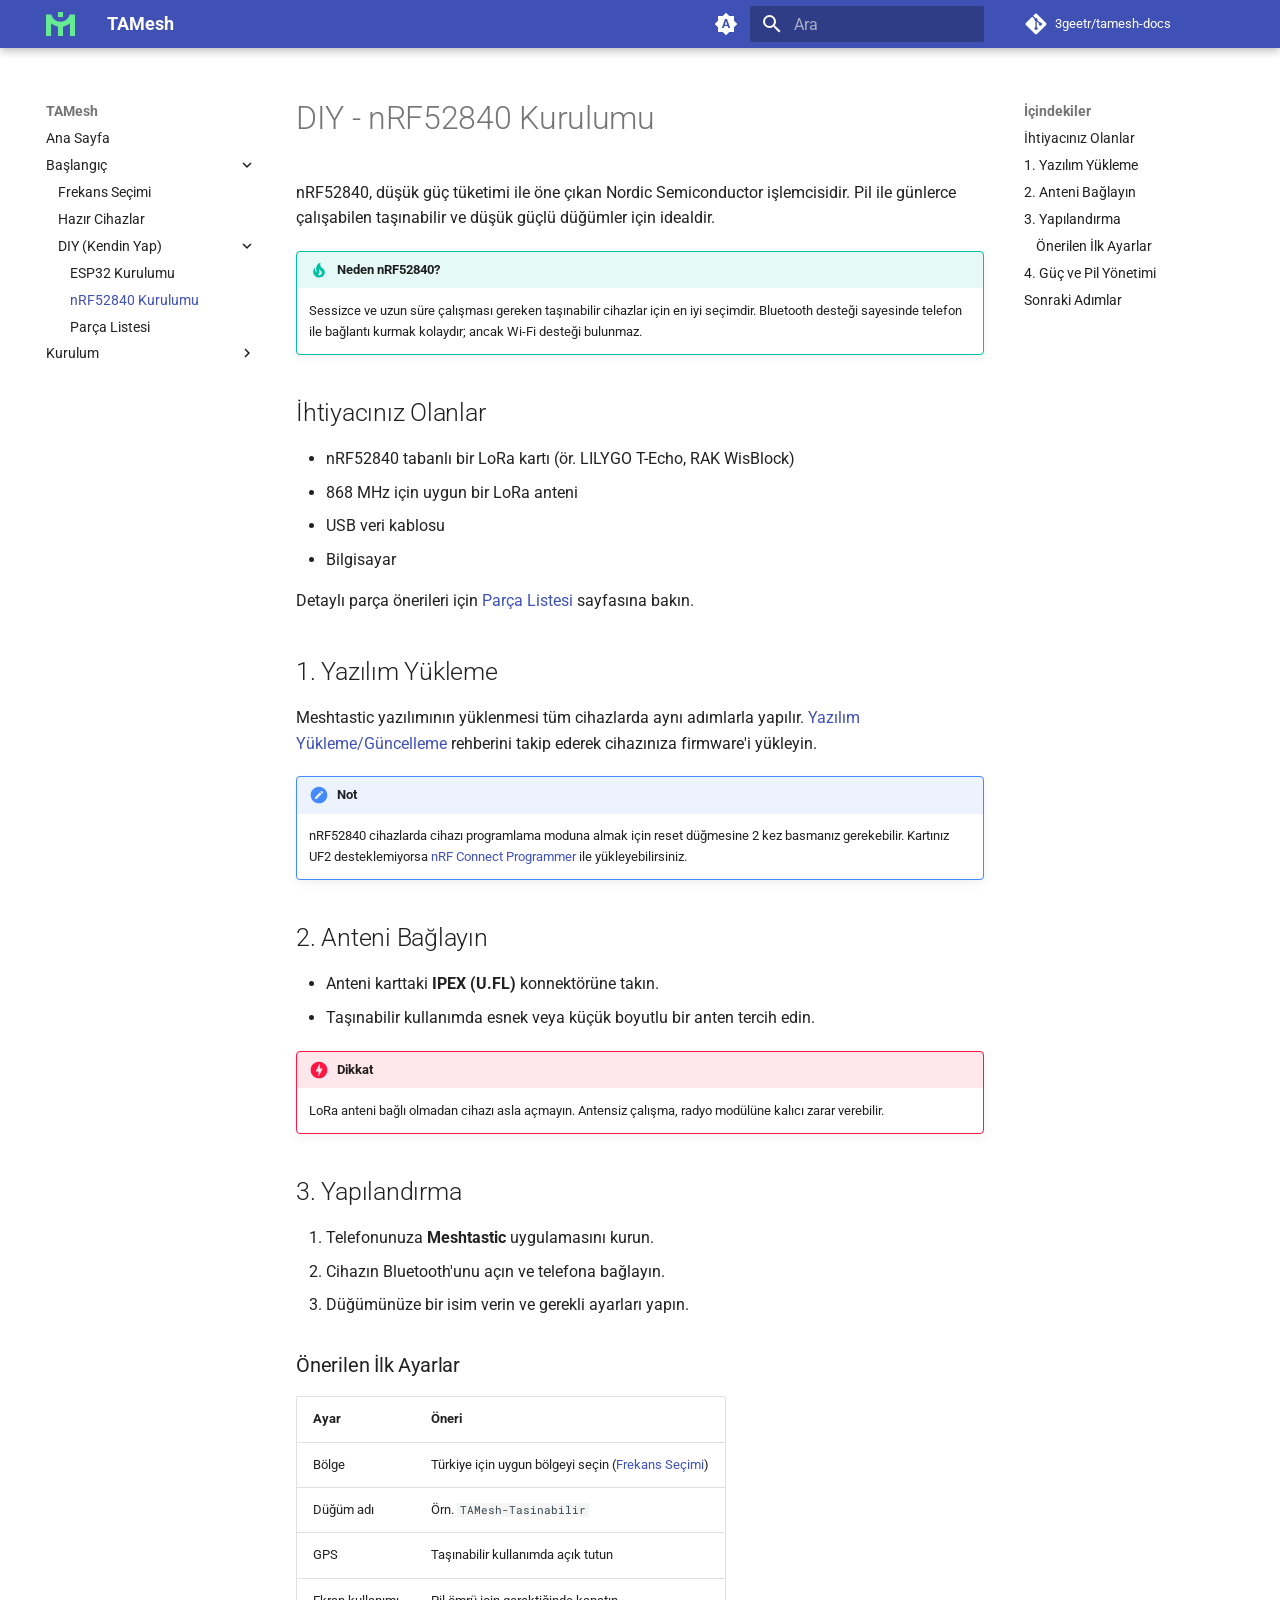
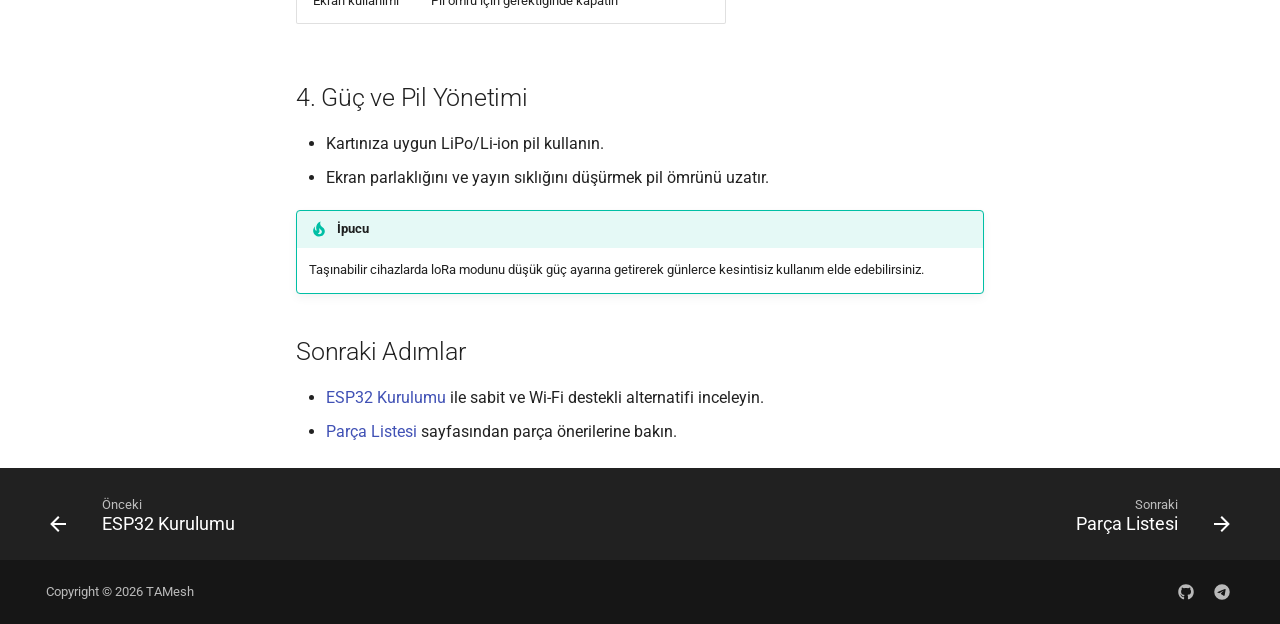
<file: baslangic/diy/nrf52840/index.html>
<!doctype html>
<html lang="tr" class="no-js">
  <head>
    
      <meta charset="utf-8">
      <meta name="viewport" content="width=device-width,initial-scale=1">
      
        <meta name="description" content="TAMesh - Türkiye Meshtastic Topluluğu Dokümantasyonu">
      
      
      
        <link rel="canonical" href="https://3geetr.github.io/tamesh-docs/baslangic/diy/nrf52840/">
      
      
        <link rel="prev" href="../esp32/">
      
      
        <link rel="next" href="../parca-listesi/">
      
      
        
      
      
      <link rel="icon" href="../../../assets/tamesh.svg">
      <meta name="generator" content="mkdocs-1.6.1, mkdocs-material-9.7.7">
    
    
      
        <title>nRF52840 Kurulumu - TAMesh</title>
      
    
    
      <link rel="stylesheet" href="../../../assets/stylesheets/main.ec1eaa64.min.css">
      
        
        <link rel="stylesheet" href="../../../assets/stylesheets/palette.ab4e12ef.min.css">
      
      


    
    
      
    
    
      
        
        
        <link rel="preconnect" href="https://fonts.gstatic.com" crossorigin>
        <link rel="stylesheet" href="https://fonts.googleapis.com/css?family=Roboto:300,300i,400,400i,700,700i%7CRoboto+Mono:400,400i,700,700i&display=fallback">
        <style>:root{--md-text-font:"Roboto";--md-code-font:"Roboto Mono"}</style>
      
    
    
    <script>__md_scope=new URL("../../..",location),__md_hash=e=>[...e].reduce(((e,_)=>(e<<5)-e+_.charCodeAt(0)),0),__md_get=(e,_=localStorage,t=__md_scope)=>JSON.parse(_.getItem(t.pathname+"."+e)),__md_set=(e,_,t=localStorage,a=__md_scope)=>{try{t.setItem(a.pathname+"."+e,JSON.stringify(_))}catch(e){}}</script>
    
      

    
    
  </head>
  
  
    
    
      
    
    
    
    
    <body dir="ltr" data-md-color-scheme="default" data-md-color-primary="indigo" data-md-color-accent="indigo">
  
    
    <input class="md-toggle" data-md-toggle="drawer" type="checkbox" id="__drawer" autocomplete="off">
    <input class="md-toggle" data-md-toggle="search" type="checkbox" id="__search" autocomplete="off">
    <label class="md-overlay" for="__drawer"></label>
    <div data-md-component="skip">
      
        
        <a href="#diy-nrf52840-kurulumu" class="md-skip">
          Ana içeriğe geç
        </a>
      
    </div>
    <div data-md-component="announce">
      
    </div>
    
    
      

  

<header class="md-header md-header--shadow" data-md-component="header">
  <nav class="md-header__inner md-grid" aria-label="Başlık">
    <a href="../../.." title="TAMesh" class="md-header__button md-logo" aria-label="TAMesh" data-md-component="logo">
      
  <img src="../../../assets/tamesh.svg" alt="logo">

    </a>
    <label class="md-header__button md-icon" for="__drawer">
      
      <svg xmlns="http://www.w3.org/2000/svg" viewBox="0 0 24 24"><path d="M3 6h18v2H3zm0 5h18v2H3zm0 5h18v2H3z"/></svg>
    </label>
    <div class="md-header__title" data-md-component="header-title">
      <div class="md-header__ellipsis">
        <div class="md-header__topic">
          <span class="md-ellipsis">
            TAMesh
          </span>
        </div>
        <div class="md-header__topic" data-md-component="header-topic">
          <span class="md-ellipsis">
            
              nRF52840 Kurulumu
            
          </span>
        </div>
      </div>
    </div>
    
      
        <form class="md-header__option" data-md-component="palette">
  
    
    
    
    <input class="md-option" data-md-color-media="(prefers-color-scheme)" data-md-color-scheme="default" data-md-color-primary="indigo" data-md-color-accent="indigo"  aria-label="Aydınlık moda geç"  type="radio" name="__palette" id="__palette_0">
    
      <label class="md-header__button md-icon" title="Aydınlık moda geç" for="__palette_1" hidden>
        <svg xmlns="http://www.w3.org/2000/svg" viewBox="0 0 24 24"><path d="m14.3 16-.7-2h-3.2l-.7 2H7.8L11 7h2l3.2 9zM20 8.69V4h-4.69L12 .69 8.69 4H4v4.69L.69 12 4 15.31V20h4.69L12 23.31 15.31 20H20v-4.69L23.31 12zm-9.15 3.96h2.3L12 9z"/></svg>
      </label>
    
  
    
    
    
    <input class="md-option" data-md-color-media="(prefers-color-scheme: light)" data-md-color-scheme="default" data-md-color-primary="indigo" data-md-color-accent="indigo"  aria-label="Karanlık moda geç"  type="radio" name="__palette" id="__palette_1">
    
      <label class="md-header__button md-icon" title="Karanlık moda geç" for="__palette_2" hidden>
        <svg xmlns="http://www.w3.org/2000/svg" viewBox="0 0 24 24"><path d="M12 7a5 5 0 0 1 5 5 5 5 0 0 1-5 5 5 5 0 0 1-5-5 5 5 0 0 1 5-5m0 2a3 3 0 0 0-3 3 3 3 0 0 0 3 3 3 3 0 0 0 3-3 3 3 0 0 0-3-3m0-7 2.39 3.42C13.65 5.15 12.84 5 12 5s-1.65.15-2.39.42zM3.34 7l4.16-.35A7.2 7.2 0 0 0 5.94 8.5c-.44.74-.69 1.5-.83 2.29zm.02 10 1.76-3.77a7.131 7.131 0 0 0 2.38 4.14zM20.65 7l-1.77 3.79a7.02 7.02 0 0 0-2.38-4.15zm-.01 10-4.14.36c.59-.51 1.12-1.14 1.54-1.86.42-.73.69-1.5.83-2.29zM12 22l-2.41-3.44c.74.27 1.55.44 2.41.44.82 0 1.63-.17 2.37-.44z"/></svg>
      </label>
    
  
    
    
    
    <input class="md-option" data-md-color-media="(prefers-color-scheme: dark)" data-md-color-scheme="slate" data-md-color-primary="black" data-md-color-accent="indigo"  aria-label="Sistem tercihine geç"  type="radio" name="__palette" id="__palette_2">
    
      <label class="md-header__button md-icon" title="Sistem tercihine geç" for="__palette_0" hidden>
        <svg xmlns="http://www.w3.org/2000/svg" viewBox="0 0 24 24"><path d="m17.75 4.09-2.53 1.94.91 3.06-2.63-1.81-2.63 1.81.91-3.06-2.53-1.94L12.44 4l1.06-3 1.06 3zm3.5 6.91-1.64 1.25.59 1.98-1.7-1.17-1.7 1.17.59-1.98L15.75 11l2.06-.05L18.5 9l.69 1.95zm-2.28 4.95c.83-.08 1.72 1.1 1.19 1.85-.32.45-.66.87-1.08 1.27C15.17 23 8.84 23 4.94 19.07c-3.91-3.9-3.91-10.24 0-14.14.4-.4.82-.76 1.27-1.08.75-.53 1.93.36 1.85 1.19-.27 2.86.69 5.83 2.89 8.02a9.96 9.96 0 0 0 8.02 2.89m-1.64 2.02a12.08 12.08 0 0 1-7.8-3.47c-2.17-2.19-3.33-5-3.49-7.82-2.81 3.14-2.7 7.96.31 10.98 3.02 3.01 7.84 3.12 10.98.31"/></svg>
      </label>
    
  
</form>
      
    
    
      <script>var palette=__md_get("__palette");if(palette&&palette.color){if("(prefers-color-scheme)"===palette.color.media){var media=matchMedia("(prefers-color-scheme: light)"),input=document.querySelector(media.matches?"[data-md-color-media='(prefers-color-scheme: light)']":"[data-md-color-media='(prefers-color-scheme: dark)']");palette.color.media=input.getAttribute("data-md-color-media"),palette.color.scheme=input.getAttribute("data-md-color-scheme"),palette.color.primary=input.getAttribute("data-md-color-primary"),palette.color.accent=input.getAttribute("data-md-color-accent")}for(var[key,value]of Object.entries(palette.color))document.body.setAttribute("data-md-color-"+key,value)}</script>
    
    
    
      
      
        <label class="md-header__button md-icon" for="__search">
          
          <svg xmlns="http://www.w3.org/2000/svg" viewBox="0 0 24 24"><path d="M9.5 3A6.5 6.5 0 0 1 16 9.5c0 1.61-.59 3.09-1.56 4.23l.27.27h.79l5 5-1.5 1.5-5-5v-.79l-.27-.27A6.52 6.52 0 0 1 9.5 16 6.5 6.5 0 0 1 3 9.5 6.5 6.5 0 0 1 9.5 3m0 2C7 5 5 7 5 9.5S7 14 9.5 14 14 12 14 9.5 12 5 9.5 5"/></svg>
        </label>
        <div class="md-search" data-md-component="search" role="dialog">
  <label class="md-search__overlay" for="__search"></label>
  <div class="md-search__inner" role="search">
    <form class="md-search__form" name="search">
      <input type="text" class="md-search__input" name="query" aria-label="Ara" placeholder="Ara" autocapitalize="off" autocorrect="off" autocomplete="off" spellcheck="false" data-md-component="search-query" required>
      <label class="md-search__icon md-icon" for="__search">
        
        <svg xmlns="http://www.w3.org/2000/svg" viewBox="0 0 24 24"><path d="M9.5 3A6.5 6.5 0 0 1 16 9.5c0 1.61-.59 3.09-1.56 4.23l.27.27h.79l5 5-1.5 1.5-5-5v-.79l-.27-.27A6.52 6.52 0 0 1 9.5 16 6.5 6.5 0 0 1 3 9.5 6.5 6.5 0 0 1 9.5 3m0 2C7 5 5 7 5 9.5S7 14 9.5 14 14 12 14 9.5 12 5 9.5 5"/></svg>
        
        <svg xmlns="http://www.w3.org/2000/svg" viewBox="0 0 24 24"><path d="M20 11v2H8l5.5 5.5-1.42 1.42L4.16 12l7.92-7.92L13.5 5.5 8 11z"/></svg>
      </label>
      <nav class="md-search__options" aria-label="Ara">
        
        <button type="reset" class="md-search__icon md-icon" title="Temizle" aria-label="Temizle" tabindex="-1">
          
          <svg xmlns="http://www.w3.org/2000/svg" viewBox="0 0 24 24"><path d="M19 6.41 17.59 5 12 10.59 6.41 5 5 6.41 10.59 12 5 17.59 6.41 19 12 13.41 17.59 19 19 17.59 13.41 12z"/></svg>
        </button>
      </nav>
      
        <div class="md-search__suggest" data-md-component="search-suggest"></div>
      
    </form>
    <div class="md-search__output">
      <div class="md-search__scrollwrap" tabindex="0" data-md-scrollfix>
        <div class="md-search-result" data-md-component="search-result">
          <div class="md-search-result__meta">
            Arama başlatılıyor
          </div>
          <ol class="md-search-result__list" role="presentation"></ol>
        </div>
      </div>
    </div>
  </div>
</div>
      
    
    
      <div class="md-header__source">
        <a href="https://github.com/3geetr/tamesh-docs" title="Depoya git" class="md-source" data-md-component="source">
  <div class="md-source__icon md-icon">
    
    <svg xmlns="http://www.w3.org/2000/svg" viewBox="0 0 448 512"><!--! Font Awesome Free 7.1.0 by @fontawesome - https://fontawesome.com License - https://fontawesome.com/license/free (Icons: CC BY 4.0, Fonts: SIL OFL 1.1, Code: MIT License) Copyright 2025 Fonticons, Inc.--><path d="M439.6 236.1 244 40.5c-5.4-5.5-12.8-8.5-20.4-8.5s-15 3-20.4 8.4L162.5 81l51.5 51.5c27.1-9.1 52.7 16.8 43.4 43.7l49.7 49.7c34.2-11.8 61.2 31 35.5 56.7-26.5 26.5-70.2-2.9-56-37.3L240.3 199v121.9c25.3 12.5 22.3 41.8 9.1 55-6.4 6.4-15.2 10.1-24.3 10.1s-17.8-3.6-24.3-10.1c-17.6-17.6-11.1-46.9 11.2-56v-123c-20.8-8.5-24.6-30.7-18.6-45L142.6 101 8.5 235.1C3 240.6 0 247.9 0 255.5s3 15 8.5 20.4l195.6 195.7c5.4 5.4 12.7 8.4 20.4 8.4s15-3 20.4-8.4l194.7-194.7c5.4-5.4 8.4-12.8 8.4-20.4s-3-15-8.4-20.4"/></svg>
  </div>
  <div class="md-source__repository">
    3geetr/tamesh-docs
  </div>
</a>
      </div>
    
  </nav>
  
</header>
    
    <div class="md-container" data-md-component="container">
      
      
        
          
        
      
      <main class="md-main" data-md-component="main">
        <div class="md-main__inner md-grid">
          
            
              
              <div class="md-sidebar md-sidebar--primary" data-md-component="sidebar" data-md-type="navigation" >
                <div class="md-sidebar__scrollwrap">
                  <div class="md-sidebar__inner">
                    



<nav class="md-nav md-nav--primary" aria-label="Navigasyon" data-md-level="0">
  <label class="md-nav__title" for="__drawer">
    <a href="../../.." title="TAMesh" class="md-nav__button md-logo" aria-label="TAMesh" data-md-component="logo">
      
  <img src="../../../assets/tamesh.svg" alt="logo">

    </a>
    TAMesh
  </label>
  
    <div class="md-nav__source">
      <a href="https://github.com/3geetr/tamesh-docs" title="Depoya git" class="md-source" data-md-component="source">
  <div class="md-source__icon md-icon">
    
    <svg xmlns="http://www.w3.org/2000/svg" viewBox="0 0 448 512"><!--! Font Awesome Free 7.1.0 by @fontawesome - https://fontawesome.com License - https://fontawesome.com/license/free (Icons: CC BY 4.0, Fonts: SIL OFL 1.1, Code: MIT License) Copyright 2025 Fonticons, Inc.--><path d="M439.6 236.1 244 40.5c-5.4-5.5-12.8-8.5-20.4-8.5s-15 3-20.4 8.4L162.5 81l51.5 51.5c27.1-9.1 52.7 16.8 43.4 43.7l49.7 49.7c34.2-11.8 61.2 31 35.5 56.7-26.5 26.5-70.2-2.9-56-37.3L240.3 199v121.9c25.3 12.5 22.3 41.8 9.1 55-6.4 6.4-15.2 10.1-24.3 10.1s-17.8-3.6-24.3-10.1c-17.6-17.6-11.1-46.9 11.2-56v-123c-20.8-8.5-24.6-30.7-18.6-45L142.6 101 8.5 235.1C3 240.6 0 247.9 0 255.5s3 15 8.5 20.4l195.6 195.7c5.4 5.4 12.7 8.4 20.4 8.4s15-3 20.4-8.4l194.7-194.7c5.4-5.4 8.4-12.8 8.4-20.4s-3-15-8.4-20.4"/></svg>
  </div>
  <div class="md-source__repository">
    3geetr/tamesh-docs
  </div>
</a>
    </div>
  
  <ul class="md-nav__list" data-md-scrollfix>
    
      
      
  
  
  
  
    <li class="md-nav__item">
      <a href="../../.." class="md-nav__link">
        
  
  
  <span class="md-ellipsis">
    
  
    Ana Sayfa
  

    
  </span>
  
  

      </a>
    </li>
  

    
      
      
  
  
    
  
  
  
    
    
      
        
          
        
      
        
      
        
      
        
      
    
    
    
    
    <li class="md-nav__item md-nav__item--active md-nav__item--nested">
      
        
        
        <input class="md-nav__toggle md-toggle " type="checkbox" id="__nav_2" checked>
        
          
          <div class="md-nav__link md-nav__container">
            <a href="../../" class="md-nav__link ">
              
  
  
  <span class="md-ellipsis">
    
  
    Başlangıç
  

    
  </span>
  
  

            </a>
            
              
              <label class="md-nav__link " for="__nav_2" id="__nav_2_label" tabindex="0">
                <span class="md-nav__icon md-icon"></span>
              </label>
            
          </div>
        
        <nav class="md-nav" data-md-level="1" aria-labelledby="__nav_2_label" aria-expanded="true">
          <label class="md-nav__title" for="__nav_2">
            <span class="md-nav__icon md-icon"></span>
            
  
    Başlangıç
  

          </label>
          <ul class="md-nav__list" data-md-scrollfix>
            
              
            
              
                
  
  
  
  
    <li class="md-nav__item">
      <a href="../../frekans-secimi/" class="md-nav__link">
        
  
  
  <span class="md-ellipsis">
    
  
    Frekans Seçimi
  

    
  </span>
  
  

      </a>
    </li>
  

              
            
              
                
  
  
  
  
    <li class="md-nav__item">
      <a href="../../hazir-cihazlar/" class="md-nav__link">
        
  
  
  <span class="md-ellipsis">
    
  
    Hazır Cihazlar
  

    
  </span>
  
  

      </a>
    </li>
  

              
            
              
                
  
  
    
  
  
  
    
    
      
        
      
        
      
        
      
    
    
    
    
    <li class="md-nav__item md-nav__item--active md-nav__item--nested">
      
        
        
        <input class="md-nav__toggle md-toggle " type="checkbox" id="__nav_2_4" checked>
        
          
          <label class="md-nav__link" for="__nav_2_4" id="__nav_2_4_label" tabindex="0">
            
  
  
  <span class="md-ellipsis">
    
  
    DIY (Kendin Yap)
  

    
  </span>
  
  

            <span class="md-nav__icon md-icon"></span>
          </label>
        
        <nav class="md-nav" data-md-level="2" aria-labelledby="__nav_2_4_label" aria-expanded="true">
          <label class="md-nav__title" for="__nav_2_4">
            <span class="md-nav__icon md-icon"></span>
            
  
    DIY (Kendin Yap)
  

          </label>
          <ul class="md-nav__list" data-md-scrollfix>
            
              
                
  
  
  
  
    <li class="md-nav__item">
      <a href="../esp32/" class="md-nav__link">
        
  
  
  <span class="md-ellipsis">
    
  
    ESP32 Kurulumu
  

    
  </span>
  
  

      </a>
    </li>
  

              
            
              
                
  
  
    
  
  
  
    <li class="md-nav__item md-nav__item--active">
      
      <input class="md-nav__toggle md-toggle" type="checkbox" id="__toc">
      
      
        
      
      
        <label class="md-nav__link md-nav__link--active" for="__toc">
          
  
  
  <span class="md-ellipsis">
    
  
    nRF52840 Kurulumu
  

    
  </span>
  
  

          <span class="md-nav__icon md-icon"></span>
        </label>
      
      <a href="./" class="md-nav__link md-nav__link--active">
        
  
  
  <span class="md-ellipsis">
    
  
    nRF52840 Kurulumu
  

    
  </span>
  
  

      </a>
      
        

  

<nav class="md-nav md-nav--secondary" aria-label="İçindekiler">
  
  
  
    
  
  
    <label class="md-nav__title" for="__toc">
      <span class="md-nav__icon md-icon"></span>
      İçindekiler
    </label>
    <ul class="md-nav__list" data-md-component="toc" data-md-scrollfix>
      
        <li class="md-nav__item">
  <a href="#ihtiyacnz-olanlar" class="md-nav__link">
    <span class="md-ellipsis">
      
        İhtiyacınız Olanlar
      
    </span>
  </a>
  
</li>
      
        <li class="md-nav__item">
  <a href="#1-yazlm-yukleme" class="md-nav__link">
    <span class="md-ellipsis">
      
        1. Yazılım Yükleme
      
    </span>
  </a>
  
</li>
      
        <li class="md-nav__item">
  <a href="#2-anteni-baglayn" class="md-nav__link">
    <span class="md-ellipsis">
      
        2. Anteni Bağlayın
      
    </span>
  </a>
  
</li>
      
        <li class="md-nav__item">
  <a href="#3-yaplandrma" class="md-nav__link">
    <span class="md-ellipsis">
      
        3. Yapılandırma
      
    </span>
  </a>
  
    <nav class="md-nav" aria-label="3. Yapılandırma">
      <ul class="md-nav__list">
        
          <li class="md-nav__item">
  <a href="#onerilen-ilk-ayarlar" class="md-nav__link">
    <span class="md-ellipsis">
      
        Önerilen İlk Ayarlar
      
    </span>
  </a>
  
</li>
        
      </ul>
    </nav>
  
</li>
      
        <li class="md-nav__item">
  <a href="#4-guc-ve-pil-yonetimi" class="md-nav__link">
    <span class="md-ellipsis">
      
        4. Güç ve Pil Yönetimi
      
    </span>
  </a>
  
</li>
      
        <li class="md-nav__item">
  <a href="#sonraki-admlar" class="md-nav__link">
    <span class="md-ellipsis">
      
        Sonraki Adımlar
      
    </span>
  </a>
  
</li>
      
    </ul>
  
</nav>
      
    </li>
  

              
            
              
                
  
  
  
  
    <li class="md-nav__item">
      <a href="../parca-listesi/" class="md-nav__link">
        
  
  
  <span class="md-ellipsis">
    
  
    Parça Listesi
  

    
  </span>
  
  

      </a>
    </li>
  

              
            
          </ul>
        </nav>
      
    </li>
  

              
            
          </ul>
        </nav>
      
    </li>
  

    
      
      
  
  
  
  
    
    
      
        
      
        
      
        
      
    
    
    
    
    <li class="md-nav__item md-nav__item--nested">
      
        
        
        <input class="md-nav__toggle md-toggle " type="checkbox" id="__nav_3" >
        
          
          <label class="md-nav__link" for="__nav_3" id="__nav_3_label" tabindex="0">
            
  
  
  <span class="md-ellipsis">
    
  
    Kurulum
  

    
  </span>
  
  

            <span class="md-nav__icon md-icon"></span>
          </label>
        
        <nav class="md-nav" data-md-level="1" aria-labelledby="__nav_3_label" aria-expanded="false">
          <label class="md-nav__title" for="__nav_3">
            <span class="md-nav__icon md-icon"></span>
            
  
    Kurulum
  

          </label>
          <ul class="md-nav__list" data-md-scrollfix>
            
              
                
  
  
  
  
    <li class="md-nav__item">
      <a href="../../../kurulum/yazilim/" class="md-nav__link">
        
  
  
  <span class="md-ellipsis">
    
  
    Yazılım Yükleme/Güncelleme
  

    
  </span>
  
  

      </a>
    </li>
  

              
            
              
                
  
  
  
  
    <li class="md-nav__item">
      <a href="../../../kurulum/ilk-ayarlar/" class="md-nav__link">
        
  
  
  <span class="md-ellipsis">
    
  
    İlk Ayarlar
  

    
  </span>
  
  

      </a>
    </li>
  

              
            
              
                
  
  
  
  
    <li class="md-nav__item">
      <a href="../../../kurulum/mqtt/" class="md-nav__link">
        
  
  
  <span class="md-ellipsis">
    
  
    MQTT
  

    
  </span>
  
  

      </a>
    </li>
  

              
            
          </ul>
        </nav>
      
    </li>
  

    
  </ul>
</nav>
                  </div>
                </div>
              </div>
            
            
              
              <div class="md-sidebar md-sidebar--secondary" data-md-component="sidebar" data-md-type="toc" >
                <div class="md-sidebar__scrollwrap">
                  <div class="md-sidebar__inner">
                    

  

<nav class="md-nav md-nav--secondary" aria-label="İçindekiler">
  
  
  
    
  
  
    <label class="md-nav__title" for="__toc">
      <span class="md-nav__icon md-icon"></span>
      İçindekiler
    </label>
    <ul class="md-nav__list" data-md-component="toc" data-md-scrollfix>
      
        <li class="md-nav__item">
  <a href="#ihtiyacnz-olanlar" class="md-nav__link">
    <span class="md-ellipsis">
      
        İhtiyacınız Olanlar
      
    </span>
  </a>
  
</li>
      
        <li class="md-nav__item">
  <a href="#1-yazlm-yukleme" class="md-nav__link">
    <span class="md-ellipsis">
      
        1. Yazılım Yükleme
      
    </span>
  </a>
  
</li>
      
        <li class="md-nav__item">
  <a href="#2-anteni-baglayn" class="md-nav__link">
    <span class="md-ellipsis">
      
        2. Anteni Bağlayın
      
    </span>
  </a>
  
</li>
      
        <li class="md-nav__item">
  <a href="#3-yaplandrma" class="md-nav__link">
    <span class="md-ellipsis">
      
        3. Yapılandırma
      
    </span>
  </a>
  
    <nav class="md-nav" aria-label="3. Yapılandırma">
      <ul class="md-nav__list">
        
          <li class="md-nav__item">
  <a href="#onerilen-ilk-ayarlar" class="md-nav__link">
    <span class="md-ellipsis">
      
        Önerilen İlk Ayarlar
      
    </span>
  </a>
  
</li>
        
      </ul>
    </nav>
  
</li>
      
        <li class="md-nav__item">
  <a href="#4-guc-ve-pil-yonetimi" class="md-nav__link">
    <span class="md-ellipsis">
      
        4. Güç ve Pil Yönetimi
      
    </span>
  </a>
  
</li>
      
        <li class="md-nav__item">
  <a href="#sonraki-admlar" class="md-nav__link">
    <span class="md-ellipsis">
      
        Sonraki Adımlar
      
    </span>
  </a>
  
</li>
      
    </ul>
  
</nav>
                  </div>
                </div>
              </div>
            
          
          
            <div class="md-content" data-md-component="content">
              
              <article class="md-content__inner md-typeset">
                
                  


  
  


<h1 id="diy-nrf52840-kurulumu">DIY - nRF52840 Kurulumu<a class="headerlink" href="#diy-nrf52840-kurulumu" title="Permanent link">&para;</a></h1>
<p>nRF52840, düşük güç tüketimi ile öne çıkan Nordic Semiconductor işlemcisidir. Pil ile günlerce çalışabilen taşınabilir ve düşük güçlü düğümler için idealdir.</p>
<div class="admonition tip">
<p class="admonition-title">Neden nRF52840?</p>
<p>Sessizce ve uzun süre çalışması gereken taşınabilir cihazlar için en iyi seçimdir. Bluetooth desteği sayesinde telefon ile bağlantı kurmak kolaydır; ancak Wi-Fi desteği bulunmaz.</p>
</div>
<h2 id="ihtiyacnz-olanlar">İhtiyacınız Olanlar<a class="headerlink" href="#ihtiyacnz-olanlar" title="Permanent link">&para;</a></h2>
<ul>
<li>nRF52840 tabanlı bir LoRa kartı (ör. LILYGO T-Echo, RAK WisBlock)</li>
<li>868 MHz için uygun bir LoRa anteni</li>
<li>USB veri kablosu</li>
<li>Bilgisayar</li>
</ul>
<p>Detaylı parça önerileri için <a href="../parca-listesi/">Parça Listesi</a> sayfasına bakın.</p>
<h2 id="1-yazlm-yukleme">1. Yazılım Yükleme<a class="headerlink" href="#1-yazlm-yukleme" title="Permanent link">&para;</a></h2>
<p>Meshtastic yazılımının yüklenmesi tüm cihazlarda aynı adımlarla yapılır. <a href="../../../kurulum/yazilim/">Yazılım Yükleme/Güncelleme</a> rehberini takip ederek cihazınıza firmware'i yükleyin.</p>
<div class="admonition note">
<p class="admonition-title">Not</p>
<p>nRF52840 cihazlarda cihazı programlama moduna almak için reset düğmesine 2 kez basmanız gerekebilir. Kartınız UF2 desteklemiyorsa <a href="https://www.nordicsemi.com/Products/Development-tools/nrf-connect-for-desktop">nRF Connect Programmer</a> ile yükleyebilirsiniz.</p>
</div>
<h2 id="2-anteni-baglayn">2. Anteni Bağlayın<a class="headerlink" href="#2-anteni-baglayn" title="Permanent link">&para;</a></h2>
<ul>
<li>Anteni karttaki <strong>IPEX (U.FL)</strong> konnektörüne takın.</li>
<li>Taşınabilir kullanımda esnek veya küçük boyutlu bir anten tercih edin.</li>
</ul>
<div class="admonition danger">
<p class="admonition-title">Dikkat</p>
<p>LoRa anteni bağlı olmadan cihazı asla açmayın. Antensiz çalışma, radyo modülüne kalıcı zarar verebilir.</p>
</div>
<h2 id="3-yaplandrma">3. Yapılandırma<a class="headerlink" href="#3-yaplandrma" title="Permanent link">&para;</a></h2>
<ol>
<li>Telefonunuza <strong>Meshtastic</strong> uygulamasını kurun.</li>
<li>Cihazın Bluetooth'unu açın ve telefona bağlayın.</li>
<li>Düğümünüze bir isim verin ve gerekli ayarları yapın.</li>
</ol>
<h3 id="onerilen-ilk-ayarlar">Önerilen İlk Ayarlar<a class="headerlink" href="#onerilen-ilk-ayarlar" title="Permanent link">&para;</a></h3>
<table>
<thead>
<tr>
<th>Ayar</th>
<th>Öneri</th>
</tr>
</thead>
<tbody>
<tr>
<td>Bölge</td>
<td>Türkiye için uygun bölgeyi seçin (<a href="../../frekans-secimi/">Frekans Seçimi</a>)</td>
</tr>
<tr>
<td>Düğüm adı</td>
<td>Örn. <code>TAMesh-Tasinabilir</code></td>
</tr>
<tr>
<td>GPS</td>
<td>Taşınabilir kullanımda açık tutun</td>
</tr>
<tr>
<td>Ekran kullanımı</td>
<td>Pil ömrü için gerektiğinde kapatın</td>
</tr>
</tbody>
</table>
<h2 id="4-guc-ve-pil-yonetimi">4. Güç ve Pil Yönetimi<a class="headerlink" href="#4-guc-ve-pil-yonetimi" title="Permanent link">&para;</a></h2>
<ul>
<li>Kartınıza uygun LiPo/Li-ion pil kullanın.</li>
<li>Ekran parlaklığını ve yayın sıklığını düşürmek pil ömrünü uzatır.</li>
</ul>
<div class="admonition tip">
<p class="admonition-title">İpucu</p>
<p>Taşınabilir cihazlarda loRa modunu düşük güç ayarına getirerek günlerce kesintisiz kullanım elde edebilirsiniz.</p>
</div>
<h2 id="sonraki-admlar">Sonraki Adımlar<a class="headerlink" href="#sonraki-admlar" title="Permanent link">&para;</a></h2>
<ul>
<li><a href="../esp32/">ESP32 Kurulumu</a> ile sabit ve Wi-Fi destekli alternatifi inceleyin.</li>
<li><a href="../parca-listesi/">Parça Listesi</a> sayfasından parça önerilerine bakın.</li>
</ul>












                
              </article>
            </div>
          
          
<script>var target=document.getElementById(location.hash.slice(1));target&&target.name&&(target.checked=target.name.startsWith("__tabbed_"))</script>
        </div>
        
          <button type="button" class="md-top md-icon" data-md-component="top" hidden>
  
  <svg xmlns="http://www.w3.org/2000/svg" viewBox="0 0 24 24"><path d="M13 20h-2V8l-5.5 5.5-1.42-1.42L12 4.16l7.92 7.92-1.42 1.42L13 8z"/></svg>
  Başa dön
</button>
        
      </main>
      
        <footer class="md-footer">
  
    
      
      <nav class="md-footer__inner md-grid" aria-label="Altbilgi" >
        
          
          <a href="../esp32/" class="md-footer__link md-footer__link--prev" aria-label="Önceki: ESP32 Kurulumu">
            <div class="md-footer__button md-icon">
              
              <svg xmlns="http://www.w3.org/2000/svg" viewBox="0 0 24 24"><path d="M20 11v2H8l5.5 5.5-1.42 1.42L4.16 12l7.92-7.92L13.5 5.5 8 11z"/></svg>
            </div>
            <div class="md-footer__title">
              <span class="md-footer__direction">
                Önceki
              </span>
              <div class="md-ellipsis">
                ESP32 Kurulumu
              </div>
            </div>
          </a>
        
        
          
          <a href="../parca-listesi/" class="md-footer__link md-footer__link--next" aria-label="Sonraki: Parça Listesi">
            <div class="md-footer__title">
              <span class="md-footer__direction">
                Sonraki
              </span>
              <div class="md-ellipsis">
                Parça Listesi
              </div>
            </div>
            <div class="md-footer__button md-icon">
              
              <svg xmlns="http://www.w3.org/2000/svg" viewBox="0 0 24 24"><path d="M4 11v2h12l-5.5 5.5 1.42 1.42L19.84 12l-7.92-7.92L10.5 5.5 16 11z"/></svg>
            </div>
          </a>
        
      </nav>
    
  
  <div class="md-footer-meta md-typeset">
    <div class="md-footer-meta__inner md-grid">
      <div class="md-copyright">
  
    <div class="md-copyright__highlight">
      Copyright &copy; 2026 TAMesh
    </div>
  
  
</div>
      
        
<div class="md-social">
  
    
    
    
    
    <a href="https://github.com/3geetr" target="_blank" rel="noopener" title="GitHub" class="md-social__link">
      <svg xmlns="http://www.w3.org/2000/svg" viewBox="0 0 512 512"><!--! Font Awesome Free 7.1.0 by @fontawesome - https://fontawesome.com License - https://fontawesome.com/license/free (Icons: CC BY 4.0, Fonts: SIL OFL 1.1, Code: MIT License) Copyright 2025 Fonticons, Inc.--><path d="M173.9 397.4c0 2-2.3 3.6-5.2 3.6-3.3.3-5.6-1.3-5.6-3.6 0-2 2.3-3.6 5.2-3.6 3-.3 5.6 1.3 5.6 3.6m-31.1-4.5c-.7 2 1.3 4.3 4.3 4.9 2.6 1 5.6 0 6.2-2s-1.3-4.3-4.3-5.2c-2.6-.7-5.5.3-6.2 2.3m44.2-1.7c-2.9.7-4.9 2.6-4.6 4.9.3 2 2.9 3.3 5.9 2.6 2.9-.7 4.9-2.6 4.6-4.6-.3-1.9-3-3.2-5.9-2.9M252.8 8C114.1 8 8 113.3 8 252c0 110.9 69.8 205.8 169.5 239.2 12.8 2.3 17.3-5.6 17.3-12.1 0-6.2-.3-40.4-.3-61.4 0 0-70 15-84.7-29.8 0 0-11.4-29.1-27.8-36.6 0 0-22.9-15.7 1.6-15.4 0 0 24.9 2 38.6 25.8 21.9 38.6 58.6 27.5 72.9 20.9 2.3-16 8.8-27.1 16-33.7-55.9-6.2-112.3-14.3-112.3-110.5 0-27.5 7.6-41.3 23.6-58.9-2.6-6.5-11.1-33.3 2.6-67.9 20.9-6.5 69 27 69 27 20-5.6 41.5-8.5 62.8-8.5s42.8 2.9 62.8 8.5c0 0 48.1-33.6 69-27 13.7 34.7 5.2 61.4 2.6 67.9 16 17.7 25.8 31.5 25.8 58.9 0 96.5-58.9 104.2-114.8 110.5 9.2 7.9 17 22.9 17 46.4 0 33.7-.3 75.4-.3 83.6 0 6.5 4.6 14.4 17.3 12.1C436.2 457.8 504 362.9 504 252 504 113.3 391.5 8 252.8 8M105.2 352.9c-1.3 1-1 3.3.7 5.2 1.6 1.6 3.9 2.3 5.2 1 1.3-1 1-3.3-.7-5.2-1.6-1.6-3.9-2.3-5.2-1m-10.8-8.1c-.7 1.3.3 2.9 2.3 3.9 1.6 1 3.6.7 4.3-.7.7-1.3-.3-2.9-2.3-3.9-2-.6-3.6-.3-4.3.7m32.4 35.6c-1.6 1.3-1 4.3 1.3 6.2 2.3 2.3 5.2 2.6 6.5 1 1.3-1.3.7-4.3-1.3-6.2-2.2-2.3-5.2-2.6-6.5-1m-11.4-14.7c-1.6 1-1.6 3.6 0 5.9s4.3 3.3 5.6 2.3c1.6-1.3 1.6-3.9 0-6.2-1.4-2.3-4-3.3-5.6-2"/></svg>
    </a>
  
    
    
    
    
    <a href="https://t.me/meshtastic_tr" target="_blank" rel="noopener" title="Telegram" class="md-social__link">
      <svg xmlns="http://www.w3.org/2000/svg" viewBox="0 0 512 512"><!--! Font Awesome Free 7.1.0 by @fontawesome - https://fontawesome.com License - https://fontawesome.com/license/free (Icons: CC BY 4.0, Fonts: SIL OFL 1.1, Code: MIT License) Copyright 2025 Fonticons, Inc.--><path d="M256 8a248 248 0 1 0 0 496 248 248 0 1 0 0-496m115 168.7c-3.7 39.2-19.9 134.4-28.1 178.3-3.5 18.6-10.3 24.8-16.9 25.4-14.4 1.3-25.3-9.5-39.3-18.7-21.8-14.3-34.2-23.2-55.3-37.2-24.5-16.1-8.6-25 5.3-39.5 3.7-3.8 67.1-61.5 68.3-66.7.2-.7.3-3.1-1.2-4.4s-3.6-.8-5.1-.5c-2.2.5-37.1 23.5-104.6 69.1-9.9 6.8-18.9 10.1-26.9 9.9-8.9-.2-25.9-5-38.6-9.1-15.5-5-27.9-7.7-26.8-16.3.6-4.5 6.7-9 18.4-13.7 72.3-31.5 120.5-52.3 144.6-62.3 68.9-28.6 83.2-33.6 92.5-33.8 2.1 0 6.6.5 9.6 2.9 2 1.7 3.2 4.1 3.5 6.7.5 3.2.6 6.5.4 9.8z"/></svg>
    </a>
  
</div>
      
    </div>
  </div>
</footer>
      
    </div>
    <div class="md-dialog" data-md-component="dialog">
      <div class="md-dialog__inner md-typeset"></div>
    </div>
    
    
    
      
      
      <script id="__config" type="application/json">{"annotate": null, "base": "../../..", "features": ["navigation.instant", "navigation.tracking", "navigation.top", "navigation.footer", "navigation.indexes", "toc.follow", "search.suggest", "search.highlight", "content.code.copy"], "search": "../../../assets/javascripts/workers/search.2c215733.min.js", "tags": null, "translations": {"clipboard.copied": "Kopyaland\u0131", "clipboard.copy": "Kopyala", "search.result.more.one": "Bu sayfada 1 tane daha", "search.result.more.other": "Bu sayfada # tane daha", "search.result.none": "E\u015fle\u015fen dok\u00fcman bulunamad\u0131", "search.result.one": "1 dok\u00fcman bulundu", "search.result.other": "# dok\u00fcman bulundu", "search.result.placeholder": "Aramaya ba\u015flamak i\u00e7in yaz\u0131n", "search.result.term.missing": "Eksik", "select.version": "Versiyon se\u00e7"}, "version": null}</script>
    
    
      <script src="../../../assets/javascripts/bundle.d7400e89.min.js"></script>
      
    
  </body>
</html>
</file>
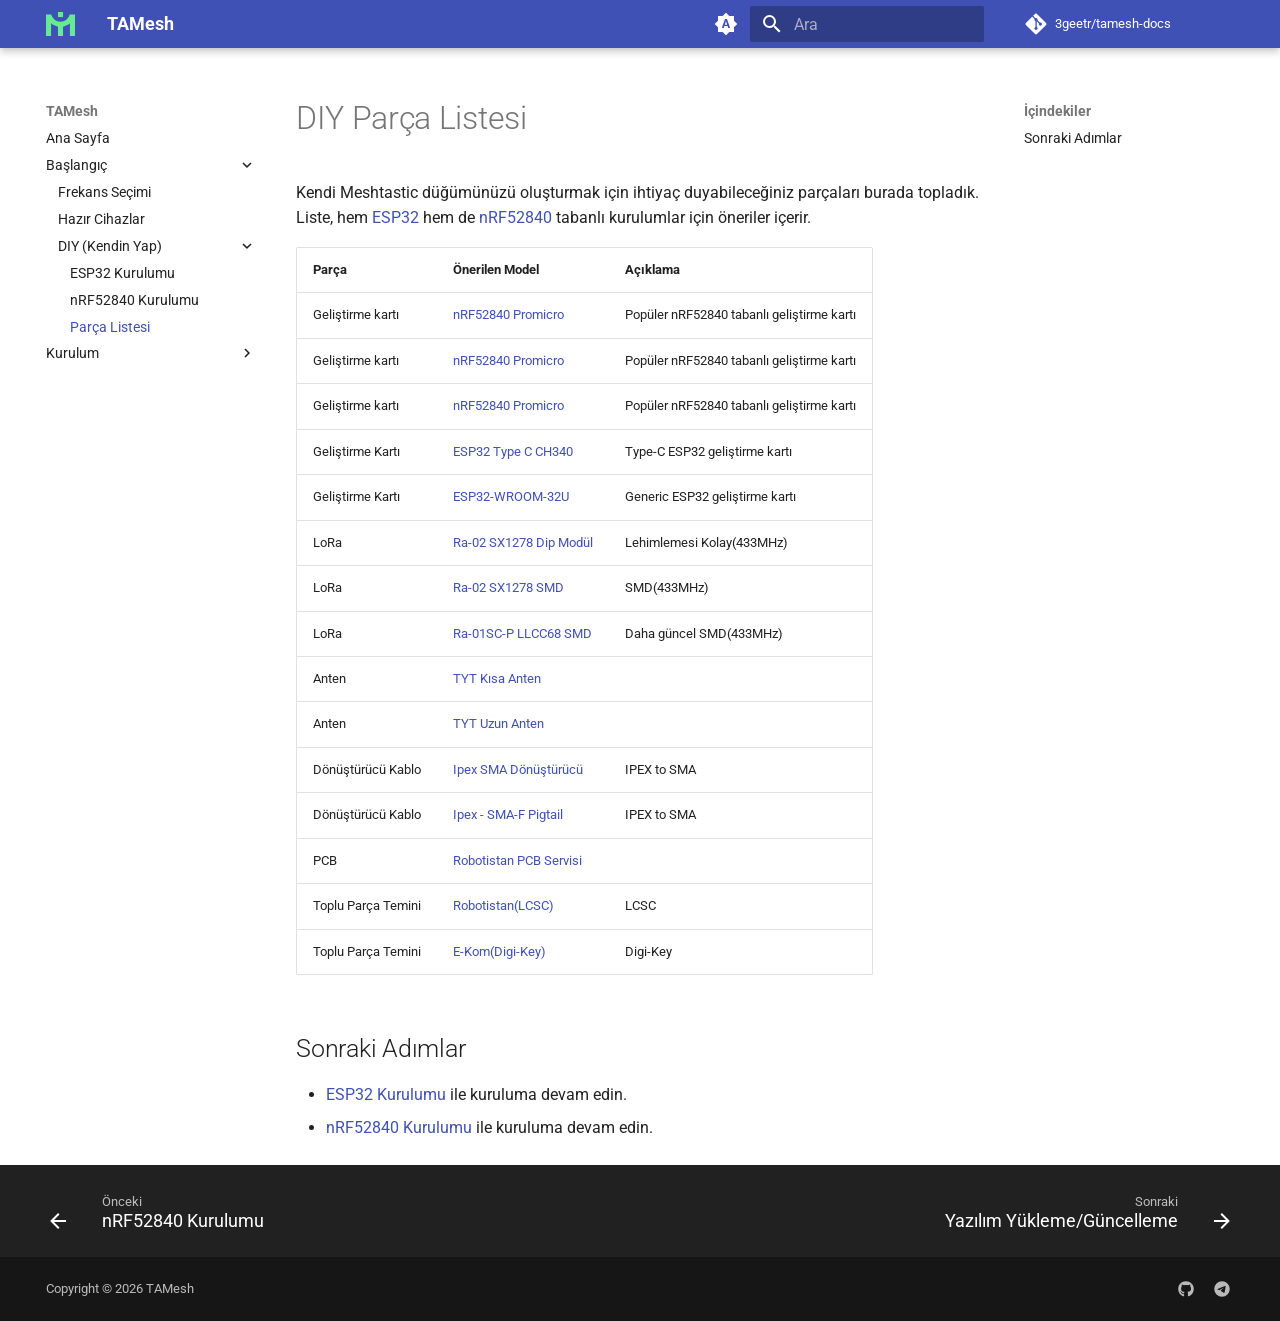
<file: baslangic/diy/parca-listesi/index.html>
<!doctype html>
<html lang="tr" class="no-js">
  <head>
    
      <meta charset="utf-8">
      <meta name="viewport" content="width=device-width,initial-scale=1">
      
        <meta name="description" content="TAMesh - Türkiye Meshtastic Topluluğu Dokümantasyonu">
      
      
      
        <link rel="canonical" href="https://3geetr.github.io/tamesh-docs/baslangic/diy/parca-listesi/">
      
      
        <link rel="prev" href="../nrf52840/">
      
      
        <link rel="next" href="../../../kurulum/yazilim/">
      
      
        
      
      
      <link rel="icon" href="../../../assets/tamesh.svg">
      <meta name="generator" content="mkdocs-1.6.1, mkdocs-material-9.7.7">
    
    
      
        <title>Parça Listesi - TAMesh</title>
      
    
    
      <link rel="stylesheet" href="../../../assets/stylesheets/main.ec1eaa64.min.css">
      
        
        <link rel="stylesheet" href="../../../assets/stylesheets/palette.ab4e12ef.min.css">
      
      


    
    
      
    
    
      
        
        
        <link rel="preconnect" href="https://fonts.gstatic.com" crossorigin>
        <link rel="stylesheet" href="https://fonts.googleapis.com/css?family=Roboto:300,300i,400,400i,700,700i%7CRoboto+Mono:400,400i,700,700i&display=fallback">
        <style>:root{--md-text-font:"Roboto";--md-code-font:"Roboto Mono"}</style>
      
    
    
    <script>__md_scope=new URL("../../..",location),__md_hash=e=>[...e].reduce(((e,_)=>(e<<5)-e+_.charCodeAt(0)),0),__md_get=(e,_=localStorage,t=__md_scope)=>JSON.parse(_.getItem(t.pathname+"."+e)),__md_set=(e,_,t=localStorage,a=__md_scope)=>{try{t.setItem(a.pathname+"."+e,JSON.stringify(_))}catch(e){}}</script>
    
      

    
    
  </head>
  
  
    
    
      
    
    
    
    
    <body dir="ltr" data-md-color-scheme="default" data-md-color-primary="indigo" data-md-color-accent="indigo">
  
    
    <input class="md-toggle" data-md-toggle="drawer" type="checkbox" id="__drawer" autocomplete="off">
    <input class="md-toggle" data-md-toggle="search" type="checkbox" id="__search" autocomplete="off">
    <label class="md-overlay" for="__drawer"></label>
    <div data-md-component="skip">
      
        
        <a href="#diy-parca-listesi" class="md-skip">
          Ana içeriğe geç
        </a>
      
    </div>
    <div data-md-component="announce">
      
    </div>
    
    
      

  

<header class="md-header md-header--shadow" data-md-component="header">
  <nav class="md-header__inner md-grid" aria-label="Başlık">
    <a href="../../.." title="TAMesh" class="md-header__button md-logo" aria-label="TAMesh" data-md-component="logo">
      
  <img src="../../../assets/tamesh.svg" alt="logo">

    </a>
    <label class="md-header__button md-icon" for="__drawer">
      
      <svg xmlns="http://www.w3.org/2000/svg" viewBox="0 0 24 24"><path d="M3 6h18v2H3zm0 5h18v2H3zm0 5h18v2H3z"/></svg>
    </label>
    <div class="md-header__title" data-md-component="header-title">
      <div class="md-header__ellipsis">
        <div class="md-header__topic">
          <span class="md-ellipsis">
            TAMesh
          </span>
        </div>
        <div class="md-header__topic" data-md-component="header-topic">
          <span class="md-ellipsis">
            
              Parça Listesi
            
          </span>
        </div>
      </div>
    </div>
    
      
        <form class="md-header__option" data-md-component="palette">
  
    
    
    
    <input class="md-option" data-md-color-media="(prefers-color-scheme)" data-md-color-scheme="default" data-md-color-primary="indigo" data-md-color-accent="indigo"  aria-label="Aydınlık moda geç"  type="radio" name="__palette" id="__palette_0">
    
      <label class="md-header__button md-icon" title="Aydınlık moda geç" for="__palette_1" hidden>
        <svg xmlns="http://www.w3.org/2000/svg" viewBox="0 0 24 24"><path d="m14.3 16-.7-2h-3.2l-.7 2H7.8L11 7h2l3.2 9zM20 8.69V4h-4.69L12 .69 8.69 4H4v4.69L.69 12 4 15.31V20h4.69L12 23.31 15.31 20H20v-4.69L23.31 12zm-9.15 3.96h2.3L12 9z"/></svg>
      </label>
    
  
    
    
    
    <input class="md-option" data-md-color-media="(prefers-color-scheme: light)" data-md-color-scheme="default" data-md-color-primary="indigo" data-md-color-accent="indigo"  aria-label="Karanlık moda geç"  type="radio" name="__palette" id="__palette_1">
    
      <label class="md-header__button md-icon" title="Karanlık moda geç" for="__palette_2" hidden>
        <svg xmlns="http://www.w3.org/2000/svg" viewBox="0 0 24 24"><path d="M12 7a5 5 0 0 1 5 5 5 5 0 0 1-5 5 5 5 0 0 1-5-5 5 5 0 0 1 5-5m0 2a3 3 0 0 0-3 3 3 3 0 0 0 3 3 3 3 0 0 0 3-3 3 3 0 0 0-3-3m0-7 2.39 3.42C13.65 5.15 12.84 5 12 5s-1.65.15-2.39.42zM3.34 7l4.16-.35A7.2 7.2 0 0 0 5.94 8.5c-.44.74-.69 1.5-.83 2.29zm.02 10 1.76-3.77a7.131 7.131 0 0 0 2.38 4.14zM20.65 7l-1.77 3.79a7.02 7.02 0 0 0-2.38-4.15zm-.01 10-4.14.36c.59-.51 1.12-1.14 1.54-1.86.42-.73.69-1.5.83-2.29zM12 22l-2.41-3.44c.74.27 1.55.44 2.41.44.82 0 1.63-.17 2.37-.44z"/></svg>
      </label>
    
  
    
    
    
    <input class="md-option" data-md-color-media="(prefers-color-scheme: dark)" data-md-color-scheme="slate" data-md-color-primary="black" data-md-color-accent="indigo"  aria-label="Sistem tercihine geç"  type="radio" name="__palette" id="__palette_2">
    
      <label class="md-header__button md-icon" title="Sistem tercihine geç" for="__palette_0" hidden>
        <svg xmlns="http://www.w3.org/2000/svg" viewBox="0 0 24 24"><path d="m17.75 4.09-2.53 1.94.91 3.06-2.63-1.81-2.63 1.81.91-3.06-2.53-1.94L12.44 4l1.06-3 1.06 3zm3.5 6.91-1.64 1.25.59 1.98-1.7-1.17-1.7 1.17.59-1.98L15.75 11l2.06-.05L18.5 9l.69 1.95zm-2.28 4.95c.83-.08 1.72 1.1 1.19 1.85-.32.45-.66.87-1.08 1.27C15.17 23 8.84 23 4.94 19.07c-3.91-3.9-3.91-10.24 0-14.14.4-.4.82-.76 1.27-1.08.75-.53 1.93.36 1.85 1.19-.27 2.86.69 5.83 2.89 8.02a9.96 9.96 0 0 0 8.02 2.89m-1.64 2.02a12.08 12.08 0 0 1-7.8-3.47c-2.17-2.19-3.33-5-3.49-7.82-2.81 3.14-2.7 7.96.31 10.98 3.02 3.01 7.84 3.12 10.98.31"/></svg>
      </label>
    
  
</form>
      
    
    
      <script>var palette=__md_get("__palette");if(palette&&palette.color){if("(prefers-color-scheme)"===palette.color.media){var media=matchMedia("(prefers-color-scheme: light)"),input=document.querySelector(media.matches?"[data-md-color-media='(prefers-color-scheme: light)']":"[data-md-color-media='(prefers-color-scheme: dark)']");palette.color.media=input.getAttribute("data-md-color-media"),palette.color.scheme=input.getAttribute("data-md-color-scheme"),palette.color.primary=input.getAttribute("data-md-color-primary"),palette.color.accent=input.getAttribute("data-md-color-accent")}for(var[key,value]of Object.entries(palette.color))document.body.setAttribute("data-md-color-"+key,value)}</script>
    
    
    
      
      
        <label class="md-header__button md-icon" for="__search">
          
          <svg xmlns="http://www.w3.org/2000/svg" viewBox="0 0 24 24"><path d="M9.5 3A6.5 6.5 0 0 1 16 9.5c0 1.61-.59 3.09-1.56 4.23l.27.27h.79l5 5-1.5 1.5-5-5v-.79l-.27-.27A6.52 6.52 0 0 1 9.5 16 6.5 6.5 0 0 1 3 9.5 6.5 6.5 0 0 1 9.5 3m0 2C7 5 5 7 5 9.5S7 14 9.5 14 14 12 14 9.5 12 5 9.5 5"/></svg>
        </label>
        <div class="md-search" data-md-component="search" role="dialog">
  <label class="md-search__overlay" for="__search"></label>
  <div class="md-search__inner" role="search">
    <form class="md-search__form" name="search">
      <input type="text" class="md-search__input" name="query" aria-label="Ara" placeholder="Ara" autocapitalize="off" autocorrect="off" autocomplete="off" spellcheck="false" data-md-component="search-query" required>
      <label class="md-search__icon md-icon" for="__search">
        
        <svg xmlns="http://www.w3.org/2000/svg" viewBox="0 0 24 24"><path d="M9.5 3A6.5 6.5 0 0 1 16 9.5c0 1.61-.59 3.09-1.56 4.23l.27.27h.79l5 5-1.5 1.5-5-5v-.79l-.27-.27A6.52 6.52 0 0 1 9.5 16 6.5 6.5 0 0 1 3 9.5 6.5 6.5 0 0 1 9.5 3m0 2C7 5 5 7 5 9.5S7 14 9.5 14 14 12 14 9.5 12 5 9.5 5"/></svg>
        
        <svg xmlns="http://www.w3.org/2000/svg" viewBox="0 0 24 24"><path d="M20 11v2H8l5.5 5.5-1.42 1.42L4.16 12l7.92-7.92L13.5 5.5 8 11z"/></svg>
      </label>
      <nav class="md-search__options" aria-label="Ara">
        
        <button type="reset" class="md-search__icon md-icon" title="Temizle" aria-label="Temizle" tabindex="-1">
          
          <svg xmlns="http://www.w3.org/2000/svg" viewBox="0 0 24 24"><path d="M19 6.41 17.59 5 12 10.59 6.41 5 5 6.41 10.59 12 5 17.59 6.41 19 12 13.41 17.59 19 19 17.59 13.41 12z"/></svg>
        </button>
      </nav>
      
        <div class="md-search__suggest" data-md-component="search-suggest"></div>
      
    </form>
    <div class="md-search__output">
      <div class="md-search__scrollwrap" tabindex="0" data-md-scrollfix>
        <div class="md-search-result" data-md-component="search-result">
          <div class="md-search-result__meta">
            Arama başlatılıyor
          </div>
          <ol class="md-search-result__list" role="presentation"></ol>
        </div>
      </div>
    </div>
  </div>
</div>
      
    
    
      <div class="md-header__source">
        <a href="https://github.com/3geetr/tamesh-docs" title="Depoya git" class="md-source" data-md-component="source">
  <div class="md-source__icon md-icon">
    
    <svg xmlns="http://www.w3.org/2000/svg" viewBox="0 0 448 512"><!--! Font Awesome Free 7.1.0 by @fontawesome - https://fontawesome.com License - https://fontawesome.com/license/free (Icons: CC BY 4.0, Fonts: SIL OFL 1.1, Code: MIT License) Copyright 2025 Fonticons, Inc.--><path d="M439.6 236.1 244 40.5c-5.4-5.5-12.8-8.5-20.4-8.5s-15 3-20.4 8.4L162.5 81l51.5 51.5c27.1-9.1 52.7 16.8 43.4 43.7l49.7 49.7c34.2-11.8 61.2 31 35.5 56.7-26.5 26.5-70.2-2.9-56-37.3L240.3 199v121.9c25.3 12.5 22.3 41.8 9.1 55-6.4 6.4-15.2 10.1-24.3 10.1s-17.8-3.6-24.3-10.1c-17.6-17.6-11.1-46.9 11.2-56v-123c-20.8-8.5-24.6-30.7-18.6-45L142.6 101 8.5 235.1C3 240.6 0 247.9 0 255.5s3 15 8.5 20.4l195.6 195.7c5.4 5.4 12.7 8.4 20.4 8.4s15-3 20.4-8.4l194.7-194.7c5.4-5.4 8.4-12.8 8.4-20.4s-3-15-8.4-20.4"/></svg>
  </div>
  <div class="md-source__repository">
    3geetr/tamesh-docs
  </div>
</a>
      </div>
    
  </nav>
  
</header>
    
    <div class="md-container" data-md-component="container">
      
      
        
          
        
      
      <main class="md-main" data-md-component="main">
        <div class="md-main__inner md-grid">
          
            
              
              <div class="md-sidebar md-sidebar--primary" data-md-component="sidebar" data-md-type="navigation" >
                <div class="md-sidebar__scrollwrap">
                  <div class="md-sidebar__inner">
                    



<nav class="md-nav md-nav--primary" aria-label="Navigasyon" data-md-level="0">
  <label class="md-nav__title" for="__drawer">
    <a href="../../.." title="TAMesh" class="md-nav__button md-logo" aria-label="TAMesh" data-md-component="logo">
      
  <img src="../../../assets/tamesh.svg" alt="logo">

    </a>
    TAMesh
  </label>
  
    <div class="md-nav__source">
      <a href="https://github.com/3geetr/tamesh-docs" title="Depoya git" class="md-source" data-md-component="source">
  <div class="md-source__icon md-icon">
    
    <svg xmlns="http://www.w3.org/2000/svg" viewBox="0 0 448 512"><!--! Font Awesome Free 7.1.0 by @fontawesome - https://fontawesome.com License - https://fontawesome.com/license/free (Icons: CC BY 4.0, Fonts: SIL OFL 1.1, Code: MIT License) Copyright 2025 Fonticons, Inc.--><path d="M439.6 236.1 244 40.5c-5.4-5.5-12.8-8.5-20.4-8.5s-15 3-20.4 8.4L162.5 81l51.5 51.5c27.1-9.1 52.7 16.8 43.4 43.7l49.7 49.7c34.2-11.8 61.2 31 35.5 56.7-26.5 26.5-70.2-2.9-56-37.3L240.3 199v121.9c25.3 12.5 22.3 41.8 9.1 55-6.4 6.4-15.2 10.1-24.3 10.1s-17.8-3.6-24.3-10.1c-17.6-17.6-11.1-46.9 11.2-56v-123c-20.8-8.5-24.6-30.7-18.6-45L142.6 101 8.5 235.1C3 240.6 0 247.9 0 255.5s3 15 8.5 20.4l195.6 195.7c5.4 5.4 12.7 8.4 20.4 8.4s15-3 20.4-8.4l194.7-194.7c5.4-5.4 8.4-12.8 8.4-20.4s-3-15-8.4-20.4"/></svg>
  </div>
  <div class="md-source__repository">
    3geetr/tamesh-docs
  </div>
</a>
    </div>
  
  <ul class="md-nav__list" data-md-scrollfix>
    
      
      
  
  
  
  
    <li class="md-nav__item">
      <a href="../../.." class="md-nav__link">
        
  
  
  <span class="md-ellipsis">
    
  
    Ana Sayfa
  

    
  </span>
  
  

      </a>
    </li>
  

    
      
      
  
  
    
  
  
  
    
    
      
        
          
        
      
        
      
        
      
        
      
    
    
    
    
    <li class="md-nav__item md-nav__item--active md-nav__item--nested">
      
        
        
        <input class="md-nav__toggle md-toggle " type="checkbox" id="__nav_2" checked>
        
          
          <div class="md-nav__link md-nav__container">
            <a href="../../" class="md-nav__link ">
              
  
  
  <span class="md-ellipsis">
    
  
    Başlangıç
  

    
  </span>
  
  

            </a>
            
              
              <label class="md-nav__link " for="__nav_2" id="__nav_2_label" tabindex="0">
                <span class="md-nav__icon md-icon"></span>
              </label>
            
          </div>
        
        <nav class="md-nav" data-md-level="1" aria-labelledby="__nav_2_label" aria-expanded="true">
          <label class="md-nav__title" for="__nav_2">
            <span class="md-nav__icon md-icon"></span>
            
  
    Başlangıç
  

          </label>
          <ul class="md-nav__list" data-md-scrollfix>
            
              
            
              
                
  
  
  
  
    <li class="md-nav__item">
      <a href="../../frekans-secimi/" class="md-nav__link">
        
  
  
  <span class="md-ellipsis">
    
  
    Frekans Seçimi
  

    
  </span>
  
  

      </a>
    </li>
  

              
            
              
                
  
  
  
  
    <li class="md-nav__item">
      <a href="../../hazir-cihazlar/" class="md-nav__link">
        
  
  
  <span class="md-ellipsis">
    
  
    Hazır Cihazlar
  

    
  </span>
  
  

      </a>
    </li>
  

              
            
              
                
  
  
    
  
  
  
    
    
      
        
      
        
      
        
      
    
    
    
    
    <li class="md-nav__item md-nav__item--active md-nav__item--nested">
      
        
        
        <input class="md-nav__toggle md-toggle " type="checkbox" id="__nav_2_4" checked>
        
          
          <label class="md-nav__link" for="__nav_2_4" id="__nav_2_4_label" tabindex="0">
            
  
  
  <span class="md-ellipsis">
    
  
    DIY (Kendin Yap)
  

    
  </span>
  
  

            <span class="md-nav__icon md-icon"></span>
          </label>
        
        <nav class="md-nav" data-md-level="2" aria-labelledby="__nav_2_4_label" aria-expanded="true">
          <label class="md-nav__title" for="__nav_2_4">
            <span class="md-nav__icon md-icon"></span>
            
  
    DIY (Kendin Yap)
  

          </label>
          <ul class="md-nav__list" data-md-scrollfix>
            
              
                
  
  
  
  
    <li class="md-nav__item">
      <a href="../esp32/" class="md-nav__link">
        
  
  
  <span class="md-ellipsis">
    
  
    ESP32 Kurulumu
  

    
  </span>
  
  

      </a>
    </li>
  

              
            
              
                
  
  
  
  
    <li class="md-nav__item">
      <a href="../nrf52840/" class="md-nav__link">
        
  
  
  <span class="md-ellipsis">
    
  
    nRF52840 Kurulumu
  

    
  </span>
  
  

      </a>
    </li>
  

              
            
              
                
  
  
    
  
  
  
    <li class="md-nav__item md-nav__item--active">
      
      <input class="md-nav__toggle md-toggle" type="checkbox" id="__toc">
      
      
        
      
      
        <label class="md-nav__link md-nav__link--active" for="__toc">
          
  
  
  <span class="md-ellipsis">
    
  
    Parça Listesi
  

    
  </span>
  
  

          <span class="md-nav__icon md-icon"></span>
        </label>
      
      <a href="./" class="md-nav__link md-nav__link--active">
        
  
  
  <span class="md-ellipsis">
    
  
    Parça Listesi
  

    
  </span>
  
  

      </a>
      
        

  

<nav class="md-nav md-nav--secondary" aria-label="İçindekiler">
  
  
  
    
  
  
    <label class="md-nav__title" for="__toc">
      <span class="md-nav__icon md-icon"></span>
      İçindekiler
    </label>
    <ul class="md-nav__list" data-md-component="toc" data-md-scrollfix>
      
        <li class="md-nav__item">
  <a href="#sonraki-admlar" class="md-nav__link">
    <span class="md-ellipsis">
      
        Sonraki Adımlar
      
    </span>
  </a>
  
</li>
      
    </ul>
  
</nav>
      
    </li>
  

              
            
          </ul>
        </nav>
      
    </li>
  

              
            
          </ul>
        </nav>
      
    </li>
  

    
      
      
  
  
  
  
    
    
      
        
      
        
      
        
      
    
    
    
    
    <li class="md-nav__item md-nav__item--nested">
      
        
        
        <input class="md-nav__toggle md-toggle " type="checkbox" id="__nav_3" >
        
          
          <label class="md-nav__link" for="__nav_3" id="__nav_3_label" tabindex="0">
            
  
  
  <span class="md-ellipsis">
    
  
    Kurulum
  

    
  </span>
  
  

            <span class="md-nav__icon md-icon"></span>
          </label>
        
        <nav class="md-nav" data-md-level="1" aria-labelledby="__nav_3_label" aria-expanded="false">
          <label class="md-nav__title" for="__nav_3">
            <span class="md-nav__icon md-icon"></span>
            
  
    Kurulum
  

          </label>
          <ul class="md-nav__list" data-md-scrollfix>
            
              
                
  
  
  
  
    <li class="md-nav__item">
      <a href="../../../kurulum/yazilim/" class="md-nav__link">
        
  
  
  <span class="md-ellipsis">
    
  
    Yazılım Yükleme/Güncelleme
  

    
  </span>
  
  

      </a>
    </li>
  

              
            
              
                
  
  
  
  
    <li class="md-nav__item">
      <a href="../../../kurulum/ilk-ayarlar/" class="md-nav__link">
        
  
  
  <span class="md-ellipsis">
    
  
    İlk Ayarlar
  

    
  </span>
  
  

      </a>
    </li>
  

              
            
              
                
  
  
  
  
    <li class="md-nav__item">
      <a href="../../../kurulum/mqtt/" class="md-nav__link">
        
  
  
  <span class="md-ellipsis">
    
  
    MQTT
  

    
  </span>
  
  

      </a>
    </li>
  

              
            
          </ul>
        </nav>
      
    </li>
  

    
  </ul>
</nav>
                  </div>
                </div>
              </div>
            
            
              
              <div class="md-sidebar md-sidebar--secondary" data-md-component="sidebar" data-md-type="toc" >
                <div class="md-sidebar__scrollwrap">
                  <div class="md-sidebar__inner">
                    

  

<nav class="md-nav md-nav--secondary" aria-label="İçindekiler">
  
  
  
    
  
  
    <label class="md-nav__title" for="__toc">
      <span class="md-nav__icon md-icon"></span>
      İçindekiler
    </label>
    <ul class="md-nav__list" data-md-component="toc" data-md-scrollfix>
      
        <li class="md-nav__item">
  <a href="#sonraki-admlar" class="md-nav__link">
    <span class="md-ellipsis">
      
        Sonraki Adımlar
      
    </span>
  </a>
  
</li>
      
    </ul>
  
</nav>
                  </div>
                </div>
              </div>
            
          
          
            <div class="md-content" data-md-component="content">
              
              <article class="md-content__inner md-typeset">
                
                  


  
  


<h1 id="diy-parca-listesi">DIY Parça Listesi<a class="headerlink" href="#diy-parca-listesi" title="Permanent link">&para;</a></h1>
<p>Kendi Meshtastic düğümünüzü oluşturmak için ihtiyaç duyabileceğiniz parçaları burada topladık. Liste, hem <a href="../esp32/">ESP32</a> hem de <a href="../nrf52840/">nRF52840</a> tabanlı kurulumlar için öneriler içerir.</p>
<table>
<thead>
<tr>
<th>Parça</th>
<th>Önerilen Model</th>
<th>Açıklama</th>
</tr>
</thead>
<tbody>
<tr>
<td>Geliştirme kartı</td>
<td><a href="https://robiz.net/nrf52840promicro">nRF52840 Promicro</a></td>
<td>Popüler nRF52840 tabanlı geliştirme kartı</td>
</tr>
<tr>
<td>Geliştirme kartı</td>
<td><a href="https://www.aletler.com.tr/urun/nrf52840-promicro-modul">nRF52840 Promicro</a></td>
<td>Popüler nRF52840 tabanlı geliştirme kartı</td>
</tr>
<tr>
<td>Geliştirme kartı</td>
<td><a href="https://www.kartalotomasyon.com.tr/urun/nrf52840-dongle-ve-multi-protocol">nRF52840 Promicro</a></td>
<td>Popüler nRF52840 tabanlı geliştirme kartı</td>
</tr>
<tr>
<td>Geliştirme Kartı</td>
<td><a href="https://robiz.net/esp32typec?search=esp32&amp;description=true">ESP32 Type C CH340</a></td>
<td>Type-C ESP32 geliştirme kartı</td>
</tr>
<tr>
<td>Geliştirme Kartı</td>
<td><a href="https://www.direnc.net/esp32-wroom-32u-wifi-bluetooth-gelistirme-board">ESP32-WROOM-32U</a></td>
<td>Generic ESP32 geliştirme kartı</td>
</tr>
<tr>
<td>LoRa</td>
<td><a href="https://robiz.net/ra02dip?search=lora%20&amp;description=true">Ra-02 SX1278 Dip Modül</a></td>
<td>Lehimlemesi Kolay(433MHz)</td>
</tr>
<tr>
<td>LoRa</td>
<td><a href="https://www.tlsrobotik.com/urun/lora-ra-02-sx1278-433mhz-yayilma-spektrumlu-kablosuz-alici-verici-modulu/">Ra-02 SX1278 SMD</a></td>
<td>SMD(433MHz)</td>
</tr>
<tr>
<td>LoRa</td>
<td><a href="https://robiz.net/ra01scp">Ra-01SC-P LLCC68 SMD</a></td>
<td>Daha güncel SMD(433MHz)</td>
</tr>
<tr>
<td>Anten</td>
<td><a href="https://baofengtelsiz.com/TYT-UV88-Standart-anten-erkek">TYT Kısa Anten</a></td>
<td></td>
</tr>
<tr>
<td>Anten</td>
<td><a href="https://baofengtelsiz.com/TYT-Uzun-Anten-Dual-Bant">TYT Uzun Anten</a></td>
<td></td>
</tr>
<tr>
<td>Dönüştürücü Kablo</td>
<td><a href="https://www.direnc.net/ipex-sma-disi-kablo-15cm-1">Ipex SMA Dönüştürücü</a></td>
<td>IPEX to SMA</td>
</tr>
<tr>
<td>Dönüştürücü Kablo</td>
<td><a href="https://www.motorobit.com/sma-ipex-1-donusturucu-kablo">Ipex - SMA-F Pigtail</a></td>
<td>IPEX to SMA</td>
</tr>
<tr>
<td>PCB</td>
<td><a href="https://www.robotistan.com/pcb-servisi">Robotistan PCB Servisi</a></td>
<td></td>
</tr>
<tr>
<td>Toplu Parça Temini</td>
<td><a href="https://www.robotistan.com/komponent-servis">Robotistan(LCSC)</a></td>
<td>LCSC</td>
</tr>
<tr>
<td>Toplu Parça Temini</td>
<td><a href="https://www.e-kom.com/partner/digikey">E-Kom(Digi-Key)</a></td>
<td>Digi-Key</td>
</tr>
</tbody>
</table>
<h2 id="sonraki-admlar">Sonraki Adımlar<a class="headerlink" href="#sonraki-admlar" title="Permanent link">&para;</a></h2>
<ul>
<li><a href="../esp32/">ESP32 Kurulumu</a> ile kuruluma devam edin.</li>
<li><a href="../nrf52840/">nRF52840 Kurulumu</a> ile kuruluma devam edin.</li>
</ul>












                
              </article>
            </div>
          
          
<script>var target=document.getElementById(location.hash.slice(1));target&&target.name&&(target.checked=target.name.startsWith("__tabbed_"))</script>
        </div>
        
          <button type="button" class="md-top md-icon" data-md-component="top" hidden>
  
  <svg xmlns="http://www.w3.org/2000/svg" viewBox="0 0 24 24"><path d="M13 20h-2V8l-5.5 5.5-1.42-1.42L12 4.16l7.92 7.92-1.42 1.42L13 8z"/></svg>
  Başa dön
</button>
        
      </main>
      
        <footer class="md-footer">
  
    
      
      <nav class="md-footer__inner md-grid" aria-label="Altbilgi" >
        
          
          <a href="../nrf52840/" class="md-footer__link md-footer__link--prev" aria-label="Önceki: nRF52840 Kurulumu">
            <div class="md-footer__button md-icon">
              
              <svg xmlns="http://www.w3.org/2000/svg" viewBox="0 0 24 24"><path d="M20 11v2H8l5.5 5.5-1.42 1.42L4.16 12l7.92-7.92L13.5 5.5 8 11z"/></svg>
            </div>
            <div class="md-footer__title">
              <span class="md-footer__direction">
                Önceki
              </span>
              <div class="md-ellipsis">
                nRF52840 Kurulumu
              </div>
            </div>
          </a>
        
        
          
          <a href="../../../kurulum/yazilim/" class="md-footer__link md-footer__link--next" aria-label="Sonraki: Yazılım Yükleme/Güncelleme">
            <div class="md-footer__title">
              <span class="md-footer__direction">
                Sonraki
              </span>
              <div class="md-ellipsis">
                Yazılım Yükleme/Güncelleme
              </div>
            </div>
            <div class="md-footer__button md-icon">
              
              <svg xmlns="http://www.w3.org/2000/svg" viewBox="0 0 24 24"><path d="M4 11v2h12l-5.5 5.5 1.42 1.42L19.84 12l-7.92-7.92L10.5 5.5 16 11z"/></svg>
            </div>
          </a>
        
      </nav>
    
  
  <div class="md-footer-meta md-typeset">
    <div class="md-footer-meta__inner md-grid">
      <div class="md-copyright">
  
    <div class="md-copyright__highlight">
      Copyright &copy; 2026 TAMesh
    </div>
  
  
</div>
      
        
<div class="md-social">
  
    
    
    
    
    <a href="https://github.com/3geetr" target="_blank" rel="noopener" title="GitHub" class="md-social__link">
      <svg xmlns="http://www.w3.org/2000/svg" viewBox="0 0 512 512"><!--! Font Awesome Free 7.1.0 by @fontawesome - https://fontawesome.com License - https://fontawesome.com/license/free (Icons: CC BY 4.0, Fonts: SIL OFL 1.1, Code: MIT License) Copyright 2025 Fonticons, Inc.--><path d="M173.9 397.4c0 2-2.3 3.6-5.2 3.6-3.3.3-5.6-1.3-5.6-3.6 0-2 2.3-3.6 5.2-3.6 3-.3 5.6 1.3 5.6 3.6m-31.1-4.5c-.7 2 1.3 4.3 4.3 4.9 2.6 1 5.6 0 6.2-2s-1.3-4.3-4.3-5.2c-2.6-.7-5.5.3-6.2 2.3m44.2-1.7c-2.9.7-4.9 2.6-4.6 4.9.3 2 2.9 3.3 5.9 2.6 2.9-.7 4.9-2.6 4.6-4.6-.3-1.9-3-3.2-5.9-2.9M252.8 8C114.1 8 8 113.3 8 252c0 110.9 69.8 205.8 169.5 239.2 12.8 2.3 17.3-5.6 17.3-12.1 0-6.2-.3-40.4-.3-61.4 0 0-70 15-84.7-29.8 0 0-11.4-29.1-27.8-36.6 0 0-22.9-15.7 1.6-15.4 0 0 24.9 2 38.6 25.8 21.9 38.6 58.6 27.5 72.9 20.9 2.3-16 8.8-27.1 16-33.7-55.9-6.2-112.3-14.3-112.3-110.5 0-27.5 7.6-41.3 23.6-58.9-2.6-6.5-11.1-33.3 2.6-67.9 20.9-6.5 69 27 69 27 20-5.6 41.5-8.5 62.8-8.5s42.8 2.9 62.8 8.5c0 0 48.1-33.6 69-27 13.7 34.7 5.2 61.4 2.6 67.9 16 17.7 25.8 31.5 25.8 58.9 0 96.5-58.9 104.2-114.8 110.5 9.2 7.9 17 22.9 17 46.4 0 33.7-.3 75.4-.3 83.6 0 6.5 4.6 14.4 17.3 12.1C436.2 457.8 504 362.9 504 252 504 113.3 391.5 8 252.8 8M105.2 352.9c-1.3 1-1 3.3.7 5.2 1.6 1.6 3.9 2.3 5.2 1 1.3-1 1-3.3-.7-5.2-1.6-1.6-3.9-2.3-5.2-1m-10.8-8.1c-.7 1.3.3 2.9 2.3 3.9 1.6 1 3.6.7 4.3-.7.7-1.3-.3-2.9-2.3-3.9-2-.6-3.6-.3-4.3.7m32.4 35.6c-1.6 1.3-1 4.3 1.3 6.2 2.3 2.3 5.2 2.6 6.5 1 1.3-1.3.7-4.3-1.3-6.2-2.2-2.3-5.2-2.6-6.5-1m-11.4-14.7c-1.6 1-1.6 3.6 0 5.9s4.3 3.3 5.6 2.3c1.6-1.3 1.6-3.9 0-6.2-1.4-2.3-4-3.3-5.6-2"/></svg>
    </a>
  
    
    
    
    
    <a href="https://t.me/meshtastic_tr" target="_blank" rel="noopener" title="Telegram" class="md-social__link">
      <svg xmlns="http://www.w3.org/2000/svg" viewBox="0 0 512 512"><!--! Font Awesome Free 7.1.0 by @fontawesome - https://fontawesome.com License - https://fontawesome.com/license/free (Icons: CC BY 4.0, Fonts: SIL OFL 1.1, Code: MIT License) Copyright 2025 Fonticons, Inc.--><path d="M256 8a248 248 0 1 0 0 496 248 248 0 1 0 0-496m115 168.7c-3.7 39.2-19.9 134.4-28.1 178.3-3.5 18.6-10.3 24.8-16.9 25.4-14.4 1.3-25.3-9.5-39.3-18.7-21.8-14.3-34.2-23.2-55.3-37.2-24.5-16.1-8.6-25 5.3-39.5 3.7-3.8 67.1-61.5 68.3-66.7.2-.7.3-3.1-1.2-4.4s-3.6-.8-5.1-.5c-2.2.5-37.1 23.5-104.6 69.1-9.9 6.8-18.9 10.1-26.9 9.9-8.9-.2-25.9-5-38.6-9.1-15.5-5-27.9-7.7-26.8-16.3.6-4.5 6.7-9 18.4-13.7 72.3-31.5 120.5-52.3 144.6-62.3 68.9-28.6 83.2-33.6 92.5-33.8 2.1 0 6.6.5 9.6 2.9 2 1.7 3.2 4.1 3.5 6.7.5 3.2.6 6.5.4 9.8z"/></svg>
    </a>
  
</div>
      
    </div>
  </div>
</footer>
      
    </div>
    <div class="md-dialog" data-md-component="dialog">
      <div class="md-dialog__inner md-typeset"></div>
    </div>
    
    
    
      
      
      <script id="__config" type="application/json">{"annotate": null, "base": "../../..", "features": ["navigation.instant", "navigation.tracking", "navigation.top", "navigation.footer", "navigation.indexes", "toc.follow", "search.suggest", "search.highlight", "content.code.copy"], "search": "../../../assets/javascripts/workers/search.2c215733.min.js", "tags": null, "translations": {"clipboard.copied": "Kopyaland\u0131", "clipboard.copy": "Kopyala", "search.result.more.one": "Bu sayfada 1 tane daha", "search.result.more.other": "Bu sayfada # tane daha", "search.result.none": "E\u015fle\u015fen dok\u00fcman bulunamad\u0131", "search.result.one": "1 dok\u00fcman bulundu", "search.result.other": "# dok\u00fcman bulundu", "search.result.placeholder": "Aramaya ba\u015flamak i\u00e7in yaz\u0131n", "search.result.term.missing": "Eksik", "select.version": "Versiyon se\u00e7"}, "version": null}</script>
    
    
      <script src="../../../assets/javascripts/bundle.d7400e89.min.js"></script>
      
    
  </body>
</html>
</file>
<file: assets/stylesheets/main.ec1eaa64.min.css>
@charset "UTF-8";html{-webkit-text-size-adjust:none;-moz-text-size-adjust:none;text-size-adjust:none;box-sizing:border-box}*,:after,:before{box-sizing:inherit}@media (prefers-reduced-motion){*,:after,:before{transition:none!important}}body{margin:0}a,button,input,label{-webkit-tap-highlight-color:transparent}a{color:inherit;text-decoration:none}hr{border:0;box-sizing:initial;display:block;height:.05rem;overflow:visible;padding:0}small{font-size:80%}sub,sup{line-height:1em}img{border-style:none}table{border-collapse:initial;border-spacing:0}td,th{font-weight:400;vertical-align:top}button{background:#0000;border:0;font-family:inherit;font-size:inherit;margin:0;padding:0}input{border:0;outline:none}:root{--md-primary-fg-color:#4051b5;--md-primary-fg-color--light:#5d6cc0;--md-primary-fg-color--dark:#303fa1;--md-primary-bg-color:#fff;--md-primary-bg-color--light:#ffffffb3;--md-accent-fg-color:#526cfe;--md-accent-fg-color--transparent:#526cfe1a;--md-accent-bg-color:#fff;--md-accent-bg-color--light:#ffffffb3}[data-md-color-scheme=default]{color-scheme:light}[data-md-color-scheme=default] img[src$="#gh-dark-mode-only"],[data-md-color-scheme=default] img[src$="#only-dark"]{display:none}:root,[data-md-color-scheme=default]{--md-hue:225deg;--md-default-fg-color:#000000de;--md-default-fg-color--light:#0000008a;--md-default-fg-color--lighter:#00000052;--md-default-fg-color--lightest:#00000012;--md-default-bg-color:#fff;--md-default-bg-color--light:#ffffffb3;--md-default-bg-color--lighter:#ffffff4d;--md-default-bg-color--lightest:#ffffff1f;--md-code-fg-color:#36464e;--md-code-bg-color:#f5f5f5;--md-code-bg-color--light:#f5f5f5b3;--md-code-bg-color--lighter:#f5f5f54d;--md-code-hl-color:#4287ff;--md-code-hl-color--light:#4287ff1a;--md-code-hl-number-color:#d52a2a;--md-code-hl-special-color:#db1457;--md-code-hl-function-color:#a846b9;--md-code-hl-constant-color:#6e59d9;--md-code-hl-keyword-color:#3f6ec6;--md-code-hl-string-color:#1c7d4d;--md-code-hl-name-color:var(--md-code-fg-color);--md-code-hl-operator-color:var(--md-default-fg-color--light);--md-code-hl-punctuation-color:var(--md-default-fg-color--light);--md-code-hl-comment-color:var(--md-default-fg-color--light);--md-code-hl-generic-color:var(--md-default-fg-color--light);--md-code-hl-variable-color:var(--md-default-fg-color--light);--md-typeset-color:var(--md-default-fg-color);--md-typeset-a-color:var(--md-primary-fg-color);--md-typeset-del-color:#f5503d26;--md-typeset-ins-color:#0bd57026;--md-typeset-kbd-color:#fafafa;--md-typeset-kbd-accent-color:#fff;--md-typeset-kbd-border-color:#b8b8b8;--md-typeset-mark-color:#ffff0080;--md-typeset-table-color:#0000001f;--md-typeset-table-color--light:rgba(0,0,0,.035);--md-admonition-fg-color:var(--md-default-fg-color);--md-admonition-bg-color:var(--md-default-bg-color);--md-warning-fg-color:#000000de;--md-warning-bg-color:#ff9;--md-footer-fg-color:#fff;--md-footer-fg-color--light:#ffffffb3;--md-footer-fg-color--lighter:#ffffff73;--md-footer-bg-color:#000000de;--md-footer-bg-color--dark:#00000052;--md-shadow-z1:0 0.2rem 0.5rem #0000000d,0 0 0.05rem #0000001a;--md-shadow-z2:0 0.2rem 0.5rem #0000001a,0 0 0.05rem #00000040;--md-shadow-z3:0 0.2rem 0.5rem #0003,0 0 0.05rem #00000059}.md-icon svg{fill:currentcolor;display:block;height:1.2rem;width:1.2rem}body{-webkit-font-smoothing:antialiased;-moz-osx-font-smoothing:grayscale;--md-text-font-family:var(--md-text-font,_),-apple-system,BlinkMacSystemFont,Helvetica,Arial,sans-serif;--md-code-font-family:var(--md-code-font,_),SFMono-Regular,Consolas,Menlo,monospace}aside,body,input{font-feature-settings:"kern","liga";color:var(--md-typeset-color);font-family:var(--md-text-font-family)}code,kbd,pre{font-feature-settings:"kern";font-family:var(--md-code-font-family)}:root{--md-typeset-table-sort-icon:url('data:image/svg+xml;charset=utf-8,<svg xmlns="http://www.w3.org/2000/svg" viewBox="0 0 24 24"><path d="m18 21-4-4h3V7h-3l4-4 4 4h-3v10h3M2 19v-2h10v2M2 13v-2h7v2M2 7V5h4v2z"/></svg>');--md-typeset-table-sort-icon--asc:url('data:image/svg+xml;charset=utf-8,<svg xmlns="http://www.w3.org/2000/svg" viewBox="0 0 24 24"><path d="M19 17h3l-4 4-4-4h3V3h2M2 17h10v2H2M6 5v2H2V5m0 6h7v2H2z"/></svg>');--md-typeset-table-sort-icon--desc:url('data:image/svg+xml;charset=utf-8,<svg xmlns="http://www.w3.org/2000/svg" viewBox="0 0 24 24"><path d="M19 7h3l-4-4-4 4h3v14h2M2 17h10v2H2M6 5v2H2V5m0 6h7v2H2z"/></svg>')}.md-typeset{-webkit-print-color-adjust:exact;color-adjust:exact;font-size:.8rem;line-height:1.6;overflow-wrap:break-word}@media print{.md-typeset{font-size:.68rem}}.md-typeset blockquote,.md-typeset dl,.md-typeset figure,.md-typeset ol,.md-typeset pre,.md-typeset ul{margin-bottom:1em;margin-top:1em}.md-typeset h1{color:var(--md-default-fg-color--light);font-size:2em;line-height:1.3;margin:0 0 1.25em}.md-typeset h1,.md-typeset h2{font-weight:300;letter-spacing:-.01em}.md-typeset h2{font-size:1.5625em;line-height:1.4;margin:1.6em 0 .64em}.md-typeset h3{font-size:1.25em;font-weight:400;letter-spacing:-.01em;line-height:1.5;margin:1.6em 0 .8em}.md-typeset h2+h3{margin-top:.8em}.md-typeset h4{font-weight:700;letter-spacing:-.01em;margin:1em 0}.md-typeset h5,.md-typeset h6{color:var(--md-default-fg-color--light);font-size:.8em;font-weight:700;letter-spacing:-.01em;margin:1.25em 0}.md-typeset h5{text-transform:uppercase}.md-typeset h5 code{text-transform:none}.md-typeset hr{border-bottom:.05rem solid var(--md-default-fg-color--lightest);display:flow-root;margin:1.5em 0}.md-typeset a{color:var(--md-typeset-a-color);word-break:break-word}.md-typeset a,.md-typeset a:before{transition:color 125ms}.md-typeset a:focus,.md-typeset a:hover{color:var(--md-accent-fg-color)}.md-typeset a:focus code,.md-typeset a:hover code{background-color:var(--md-accent-fg-color--transparent);color:var(--md-accent-fg-color)}.md-typeset a code{color:var(--md-typeset-a-color)}.md-typeset a.focus-visible{outline-color:var(--md-accent-fg-color);outline-offset:.2rem}.md-typeset code,.md-typeset kbd,.md-typeset pre{color:var(--md-code-fg-color);direction:ltr;font-variant-ligatures:none;transition:background-color 125ms}@media print{.md-typeset code,.md-typeset kbd,.md-typeset pre{white-space:pre-wrap}}.md-typeset code{background-color:var(--md-code-bg-color);border-radius:.1rem;-webkit-box-decoration-break:clone;box-decoration-break:clone;font-size:.85em;padding:0 .2941176471em;transition:color 125ms,background-color 125ms;word-break:break-word}.md-typeset code:not(.focus-visible){-webkit-tap-highlight-color:transparent;outline:none}.md-typeset pre{display:flow-root;line-height:1.4;position:relative}.md-typeset pre>code{-webkit-box-decoration-break:slice;box-decoration-break:slice;box-shadow:none;display:block;margin:0;outline-color:var(--md-accent-fg-color);overflow:auto;padding:.7720588235em 1.1764705882em;scrollbar-color:var(--md-default-fg-color--lighter) #0000;scrollbar-width:thin;touch-action:auto;word-break:normal}.md-typeset pre>code:hover{scrollbar-color:var(--md-accent-fg-color) #0000}.md-typeset pre>code::-webkit-scrollbar{height:.2rem;width:.2rem}.md-typeset pre>code::-webkit-scrollbar-thumb{background-color:var(--md-default-fg-color--lighter)}.md-typeset pre>code::-webkit-scrollbar-thumb:hover{background-color:var(--md-accent-fg-color)}.md-typeset kbd{background-color:var(--md-typeset-kbd-color);border-radius:.1rem;box-shadow:0 .1rem 0 .05rem var(--md-typeset-kbd-border-color),0 .1rem 0 var(--md-typeset-kbd-border-color),0 -.1rem .2rem var(--md-typeset-kbd-accent-color) inset;color:var(--md-default-fg-color);display:inline-block;font-size:.75em;padding:0 .6666666667em;vertical-align:text-top;word-break:break-word}.md-typeset mark{background-color:var(--md-typeset-mark-color);-webkit-box-decoration-break:clone;box-decoration-break:clone;color:inherit;word-break:break-word}.md-typeset abbr{cursor:help;text-decoration:none}.md-typeset [data-preview],.md-typeset abbr{border-bottom:.05rem dotted var(--md-default-fg-color--light)}.md-typeset small{opacity:.75}[dir=ltr] .md-typeset sub,[dir=ltr] .md-typeset sup{margin-left:.078125em}[dir=rtl] .md-typeset sub,[dir=rtl] .md-typeset sup{margin-right:.078125em}[dir=ltr] .md-typeset blockquote{padding-left:.6rem}[dir=rtl] .md-typeset blockquote{padding-right:.6rem}[dir=ltr] .md-typeset blockquote{border-left:.2rem solid var(--md-default-fg-color--lighter)}[dir=rtl] .md-typeset blockquote{border-right:.2rem solid var(--md-default-fg-color--lighter)}.md-typeset blockquote{color:var(--md-default-fg-color--light);margin-left:0;margin-right:0}.md-typeset ul{list-style-type:disc}.md-typeset ul[type]{list-style-type:revert-layer}[dir=ltr] .md-typeset ol,[dir=ltr] .md-typeset ul{margin-left:.625em}[dir=rtl] .md-typeset ol,[dir=rtl] .md-typeset ul{margin-right:.625em}.md-typeset ol,.md-typeset ul{padding:0}.md-typeset ol:not([hidden]),.md-typeset ul:not([hidden]){display:flow-root}.md-typeset ol ol,.md-typeset ul ol{list-style-type:lower-alpha}.md-typeset ol ol ol,.md-typeset ul ol ol{list-style-type:lower-roman}.md-typeset ol ol ol ol,.md-typeset ul ol ol ol{list-style-type:upper-alpha}.md-typeset ol ol ol ol ol,.md-typeset ul ol ol ol ol{list-style-type:upper-roman}.md-typeset ol[type],.md-typeset ul[type]{list-style-type:revert-layer}[dir=ltr] .md-typeset ol li,[dir=ltr] .md-typeset ul li{margin-left:1.25em}[dir=rtl] .md-typeset ol li,[dir=rtl] .md-typeset ul li{margin-right:1.25em}.md-typeset ol li,.md-typeset ul li{margin-bottom:.5em}.md-typeset ol li blockquote,.md-typeset ol li p,.md-typeset ul li blockquote,.md-typeset ul li p{margin:.5em 0}.md-typeset ol li:last-child,.md-typeset ul li:last-child{margin-bottom:0}[dir=ltr] .md-typeset ol li ol,[dir=ltr] .md-typeset ol li ul,[dir=ltr] .md-typeset ul li ol,[dir=ltr] .md-typeset ul li ul{margin-left:.625em}[dir=rtl] .md-typeset ol li ol,[dir=rtl] .md-typeset ol li ul,[dir=rtl] .md-typeset ul li ol,[dir=rtl] .md-typeset ul li ul{margin-right:.625em}.md-typeset ol li ol,.md-typeset ol li ul,.md-typeset ul li ol,.md-typeset ul li ul{margin-bottom:.5em;margin-top:.5em}[dir=ltr] .md-typeset dd{margin-left:1.875em}[dir=rtl] .md-typeset dd{margin-right:1.875em}.md-typeset dd{margin-bottom:1.5em;margin-top:1em}.md-typeset img,.md-typeset svg,.md-typeset video{height:auto;max-width:100%}.md-typeset img[align=left]{margin:1em 1em 1em 0}.md-typeset img[align=right]{margin:1em 0 1em 1em}.md-typeset img[align]:only-child{margin-top:0}.md-typeset figure{display:flow-root;margin:1em auto;max-width:100%;text-align:center;width:fit-content}.md-typeset figure img{display:block;margin:0 auto}.md-typeset figcaption{font-style:italic;margin:1em auto;max-width:24rem}.md-typeset iframe{max-width:100%}.md-typeset table:not([class]){background-color:var(--md-default-bg-color);border:.05rem solid var(--md-typeset-table-color);border-radius:.1rem;display:inline-block;font-size:.64rem;max-width:100%;overflow:auto;touch-action:auto}@media print{.md-typeset table:not([class]){display:table}}.md-typeset table:not([class])+*{margin-top:1.5em}.md-typeset table:not([class]) td>:first-child,.md-typeset table:not([class]) th>:first-child{margin-top:0}.md-typeset table:not([class]) td>:last-child,.md-typeset table:not([class]) th>:last-child{margin-bottom:0}.md-typeset table:not([class]) td:not([align]),.md-typeset table:not([class]) th:not([align]){text-align:left}[dir=rtl] .md-typeset table:not([class]) td:not([align]),[dir=rtl] .md-typeset table:not([class]) th:not([align]){text-align:right}.md-typeset table:not([class]) th{font-weight:700;min-width:5rem;padding:.9375em 1.25em;vertical-align:top}.md-typeset table:not([class]) td{border-top:.05rem solid var(--md-typeset-table-color);padding:.9375em 1.25em;vertical-align:top}.md-typeset table:not([class]) tbody tr{transition:background-color 125ms}.md-typeset table:not([class]) tbody tr:hover{background-color:var(--md-typeset-table-color--light);box-shadow:0 .05rem 0 var(--md-default-bg-color) inset}.md-typeset table:not([class]) a{word-break:normal}.md-typeset table th[role=columnheader]{cursor:pointer}[dir=ltr] .md-typeset table th[role=columnheader]:after{margin-left:.5em}[dir=rtl] .md-typeset table th[role=columnheader]:after{margin-right:.5em}.md-typeset table th[role=columnheader]:after{content:"";display:inline-block;height:1.2em;-webkit-mask-image:var(--md-typeset-table-sort-icon);mask-image:var(--md-typeset-table-sort-icon);-webkit-mask-repeat:no-repeat;mask-repeat:no-repeat;-webkit-mask-size:contain;mask-size:contain;transition:background-color 125ms;vertical-align:text-bottom;width:1.2em}.md-typeset table th[role=columnheader]:hover:after{background-color:var(--md-default-fg-color--lighter)}.md-typeset table th[role=columnheader][aria-sort=ascending]:after{background-color:var(--md-default-fg-color--light);-webkit-mask-image:var(--md-typeset-table-sort-icon--asc);mask-image:var(--md-typeset-table-sort-icon--asc)}.md-typeset table th[role=columnheader][aria-sort=descending]:after{background-color:var(--md-default-fg-color--light);-webkit-mask-image:var(--md-typeset-table-sort-icon--desc);mask-image:var(--md-typeset-table-sort-icon--desc)}.md-typeset__scrollwrap{margin:1em -.8rem;overflow-x:auto;touch-action:auto}.md-typeset__table{display:inline-block;margin-bottom:.5em;padding:0 .8rem}@media print{.md-typeset__table{display:block}}html .md-typeset__table table{display:table;margin:0;overflow:hidden;width:100%}@media screen and (max-width:44.984375em){.md-content__inner>pre{margin:1em -.8rem}.md-content__inner>pre code{border-radius:0}}.md-typeset .md-author{border-radius:100%;display:block;flex-shrink:0;height:1.6rem;overflow:hidden;position:relative;transition:color 125ms,transform 125ms;width:1.6rem}.md-typeset .md-author img{display:block}.md-typeset .md-author--more{background:var(--md-default-fg-color--lightest);color:var(--md-default-fg-color--lighter);font-size:.6rem;font-weight:700;line-height:1.6rem;text-align:center}.md-typeset .md-author--long{height:2.4rem;width:2.4rem}.md-typeset a.md-author{transform:scale(1)}.md-typeset a.md-author img{border-radius:100%;filter:grayscale(100%) opacity(75%);transition:filter 125ms}.md-typeset a.md-author:focus,.md-typeset a.md-author:hover{transform:scale(1.1);z-index:1}.md-typeset a.md-author:focus img,.md-typeset a.md-author:hover img{filter:grayscale(0)}.md-banner{background-color:var(--md-footer-bg-color);color:var(--md-footer-fg-color);overflow:auto}@media print{.md-banner{display:none}}.md-banner--warning{background-color:var(--md-warning-bg-color);color:var(--md-warning-fg-color)}.md-banner__inner{font-size:.7rem;margin:.6rem auto;padding:0 .8rem}[dir=ltr] .md-banner__button{float:right}[dir=rtl] .md-banner__button{float:left}.md-banner__button{color:inherit;cursor:pointer;transition:opacity .25s}.no-js .md-banner__button{display:none}.md-banner__button:hover{opacity:.7}html{font-size:125%;height:100%;overflow-x:hidden}@media screen and (min-width:100em){html{font-size:137.5%}}@media screen and (min-width:125em){html{font-size:150%}}body{background-color:var(--md-default-bg-color);display:flex;flex-direction:column;font-size:.5rem;min-height:100%;position:relative;width:100%}@media print{body{display:block}}@media screen and (max-width:59.984375em){body[data-md-scrolllock]{position:fixed}}.md-grid{margin-left:auto;margin-right:auto;max-width:61rem}.md-container{display:flex;flex-direction:column;flex-grow:1}@media print{.md-container{display:block}}.md-main{flex-grow:1}.md-main__inner{display:flex;height:100%;margin-top:1.5rem}.md-ellipsis{overflow:hidden;text-overflow:ellipsis}.md-toggle{display:none}.md-option{height:0;opacity:0;position:absolute;width:0}.md-option:checked+label:not([hidden]){display:block}.md-option.focus-visible+label{outline-color:var(--md-accent-fg-color);outline-style:auto}.md-skip{background-color:var(--md-default-fg-color);border-radius:.1rem;color:var(--md-default-bg-color);font-size:.64rem;margin:.5rem;opacity:0;outline-color:var(--md-accent-fg-color);padding:.3rem .5rem;position:fixed;transform:translateY(.4rem);z-index:-1}.md-skip:focus{opacity:1;transform:translateY(0);transition:transform .25s cubic-bezier(.4,0,.2,1),opacity 175ms 75ms;z-index:10}@page{margin:25mm}:root{--md-clipboard-icon:url('data:image/svg+xml;charset=utf-8,<svg xmlns="http://www.w3.org/2000/svg" viewBox="0 0 24 24"><path d="M19 21H8V7h11m0-2H8a2 2 0 0 0-2 2v14a2 2 0 0 0 2 2h11a2 2 0 0 0 2-2V7a2 2 0 0 0-2-2m-3-4H4a2 2 0 0 0-2 2v14h2V3h12z"/></svg>')}.md-clipboard{border-radius:.1rem;color:var(--md-default-fg-color--lightest);cursor:pointer;height:1.5em;outline-color:var(--md-accent-fg-color);outline-offset:.1rem;transition:color .25s;width:1.5em;z-index:1}@media print{.md-clipboard{display:none}}.md-clipboard:not(.focus-visible){-webkit-tap-highlight-color:transparent;outline:none}:hover>.md-clipboard{color:var(--md-default-fg-color--light)}.md-clipboard:focus,.md-clipboard:hover{color:var(--md-accent-fg-color)}.md-clipboard:after{background-color:currentcolor;content:"";display:block;height:1.125em;margin:0 auto;-webkit-mask-image:var(--md-clipboard-icon);mask-image:var(--md-clipboard-icon);-webkit-mask-position:center;mask-position:center;-webkit-mask-repeat:no-repeat;mask-repeat:no-repeat;-webkit-mask-size:contain;mask-size:contain;width:1.125em}.md-clipboard--inline{cursor:pointer}.md-clipboard--inline code{transition:color .25s,background-color .25s}.md-clipboard--inline:focus code,.md-clipboard--inline:hover code{background-color:var(--md-accent-fg-color--transparent);color:var(--md-accent-fg-color)}:root{--md-code-select-icon:url('data:image/svg+xml;charset=utf-8,<svg xmlns="http://www.w3.org/2000/svg" viewBox="0 0 24 24"><path d="M19 19h-4v2h4c1.1 0 2-.9 2-2v-4h-2m0-12h-4v2h4v4h2V5c0-1.1-.9-2-2-2M5 5h4V3H5c-1.1 0-2 .9-2 2v4h2m0 6H3v4c0 1.1.9 2 2 2h4v-2H5zm2-4h2v2H7zm4 0h2v2h-2zm4 0h2v2h-2zM7 7h2v2H7zm4 0h2v2h-2zm4 0h2v2h-2zm-8 8h2v2H7zm4 0h2v2h-2zm4 0h2v2h-2z"/></svg>');--md-code-copy-icon:url('data:image/svg+xml;charset=utf-8,<svg xmlns="http://www.w3.org/2000/svg" viewBox="0 0 24 24"><path d="M19 21H8V7h11m0-2H8a2 2 0 0 0-2 2v14a2 2 0 0 0 2 2h11a2 2 0 0 0 2-2V7a2 2 0 0 0-2-2m-3-4H4a2 2 0 0 0-2 2v14h2V3h12z"/></svg>')}.md-typeset .md-code__content{display:grid}.md-code__nav{background-color:var(--md-code-bg-color--lighter);border-radius:.1rem;display:flex;gap:.2rem;padding:.2rem;position:absolute;right:.25em;top:.25em;transition:background-color .25s;z-index:1}:hover>.md-code__nav{background-color:var(--md-code-bg-color--light)}.md-code__button{color:var(--md-default-fg-color--lightest);cursor:pointer;display:block;height:1.5em;outline-color:var(--md-accent-fg-color);outline-offset:.1rem;transition:color .25s;width:1.5em}:hover>*>.md-code__button{color:var(--md-default-fg-color--light)}.md-code__button.focus-visible,.md-code__button:hover{color:var(--md-accent-fg-color)}.md-code__button--active{color:var(--md-default-fg-color)!important}.md-code__button:after{background-color:currentcolor;content:"";display:block;height:1.125em;margin:0 auto;-webkit-mask-position:center;mask-position:center;-webkit-mask-repeat:no-repeat;mask-repeat:no-repeat;-webkit-mask-size:contain;mask-size:contain;width:1.125em}.md-code__button[data-md-type=select]:after{-webkit-mask-image:var(--md-code-select-icon);mask-image:var(--md-code-select-icon)}.md-code__button[data-md-type=copy]:after{-webkit-mask-image:var(--md-code-copy-icon);mask-image:var(--md-code-copy-icon)}@keyframes consent{0%{opacity:0;transform:translateY(100%)}to{opacity:1;transform:translateY(0)}}@keyframes overlay{0%{opacity:0}to{opacity:1}}.md-consent__overlay{animation:overlay .25s both;-webkit-backdrop-filter:blur(.1rem);backdrop-filter:blur(.1rem);background-color:#0000008a;height:100%;opacity:1;position:fixed;top:0;width:100%;z-index:5}.md-consent__inner{animation:consent .5s cubic-bezier(.1,.7,.1,1) both;background-color:var(--md-default-bg-color);border:0;border-radius:.1rem;bottom:0;box-shadow:0 0 .2rem #0000001a,0 .2rem .4rem #0003;max-height:100%;overflow:auto;padding:0;position:fixed;width:100%;z-index:5}.md-consent__form{padding:.8rem}.md-consent__settings{display:none;margin:1em 0}input:checked+.md-consent__settings{display:block}.md-consent__controls{margin-bottom:.8rem}.md-typeset .md-consent__controls .md-button{display:inline}@media screen and (max-width:44.984375em){.md-typeset .md-consent__controls .md-button{display:block;margin-top:.4rem;text-align:center;width:100%}}.md-consent label{cursor:pointer}.md-content{flex-grow:1;min-width:0}.md-content__inner{margin:0 .8rem 1.2rem;padding-top:.6rem}@media screen and (min-width:76.25em){[dir=ltr] .md-sidebar--primary:not([hidden])~.md-content>.md-content__inner{margin-left:1.2rem}[dir=ltr] .md-sidebar--secondary:not([hidden])~.md-content>.md-content__inner,[dir=rtl] .md-sidebar--primary:not([hidden])~.md-content>.md-content__inner{margin-right:1.2rem}[dir=rtl] .md-sidebar--secondary:not([hidden])~.md-content>.md-content__inner{margin-left:1.2rem}}.md-content__inner:before{content:"";display:block;height:.4rem}.md-content__inner>:last-child{margin-bottom:0}[dir=ltr] .md-content__button{float:right}[dir=rtl] .md-content__button{float:left}[dir=ltr] .md-content__button{margin-left:.4rem}[dir=rtl] .md-content__button{margin-right:.4rem}.md-content__button{margin:.4rem 0;padding:0}@media print{.md-content__button{display:none}}.md-typeset .md-content__button{color:var(--md-default-fg-color--lighter)}.md-content__button svg{display:inline;vertical-align:top}[dir=rtl] .md-content__button svg{transform:scaleX(-1)}[dir=ltr] .md-dialog{right:.8rem}[dir=rtl] .md-dialog{left:.8rem}.md-dialog{background-color:var(--md-default-fg-color);border-radius:.1rem;bottom:.8rem;box-shadow:var(--md-shadow-z3);min-width:11.1rem;opacity:0;padding:.4rem .6rem;pointer-events:none;position:fixed;transform:translateY(100%);transition:transform 0ms .4s,opacity .4s;z-index:4}@media print{.md-dialog{display:none}}.md-dialog--active{opacity:1;pointer-events:auto;transform:translateY(0);transition:transform .4s cubic-bezier(.075,.85,.175,1),opacity .4s}.md-dialog__inner{color:var(--md-default-bg-color);font-size:.7rem}.md-feedback{margin:2em 0 1em;text-align:center}.md-feedback fieldset{border:none;margin:0;padding:0}.md-feedback__title{font-weight:700;margin:1em auto}.md-feedback__inner{position:relative}.md-feedback__list{display:flex;flex-wrap:wrap;place-content:baseline center;position:relative}.md-feedback__list:hover .md-icon:not(:disabled){color:var(--md-default-fg-color--lighter)}:disabled .md-feedback__list{min-height:1.8rem}.md-feedback__icon{color:var(--md-default-fg-color--light);cursor:pointer;flex-shrink:0;margin:0 .1rem;transition:color 125ms}.md-feedback__icon:not(:disabled).md-icon:hover{color:var(--md-accent-fg-color)}.md-feedback__icon:disabled{color:var(--md-default-fg-color--lightest);pointer-events:none}.md-feedback__note{opacity:0;position:relative;transform:translateY(.4rem);transition:transform .4s cubic-bezier(.1,.7,.1,1),opacity .15s}.md-feedback__note>*{margin:0 auto;max-width:16rem}:disabled .md-feedback__note{opacity:1;transform:translateY(0)}@media print{.md-feedback{display:none}}.md-footer{background-color:var(--md-footer-bg-color);color:var(--md-footer-fg-color)}@media print{.md-footer{display:none}}.md-footer__inner{justify-content:space-between;overflow:auto;padding:.2rem}.md-footer__inner:not([hidden]){display:flex}.md-footer__link{align-items:end;display:flex;flex-grow:0.01;margin-bottom:.4rem;margin-top:1rem;max-width:100%;outline-color:var(--md-accent-fg-color);overflow:hidden;transition:opacity .25s}.md-footer__link:focus,.md-footer__link:hover{opacity:.7}[dir=rtl] .md-footer__link svg{transform:scaleX(-1)}@media screen and (max-width:44.984375em){.md-footer__link--prev{flex-shrink:0}.md-footer__link--prev .md-footer__title{display:none}}[dir=ltr] .md-footer__link--next{margin-left:auto}[dir=rtl] .md-footer__link--next{margin-right:auto}.md-footer__link--next{text-align:right}[dir=rtl] .md-footer__link--next{text-align:left}.md-footer__title{flex-grow:1;font-size:.9rem;margin-bottom:.7rem;max-width:calc(100% - 2.4rem);padding:0 1rem;white-space:nowrap}.md-footer__button{margin:.2rem;padding:.4rem}.md-footer__direction{font-size:.64rem;opacity:.7}.md-footer-meta{background-color:var(--md-footer-bg-color--dark)}.md-footer-meta__inner{display:flex;flex-wrap:wrap;justify-content:space-between;padding:.2rem}html .md-footer-meta.md-typeset a{color:var(--md-footer-fg-color--light)}html .md-footer-meta.md-typeset a:focus,html .md-footer-meta.md-typeset a:hover{color:var(--md-footer-fg-color)}.md-copyright{color:var(--md-footer-fg-color--lighter);font-size:.64rem;margin:auto .6rem;padding:.4rem 0;width:100%}@media screen and (min-width:45em){.md-copyright{width:auto}}.md-copyright__highlight{color:var(--md-footer-fg-color--light)}.md-social{display:inline-flex;gap:.2rem;margin:0 .4rem;padding:.2rem 0 .6rem}@media screen and (min-width:45em){.md-social{padding:.6rem 0}}.md-social__link{display:inline-block;height:1.6rem;text-align:center;width:1.6rem}.md-social__link:before{line-height:1.9}.md-social__link svg{fill:currentcolor;max-height:.8rem;vertical-align:-25%}.md-typeset .md-button{border:.1rem solid;border-radius:.1rem;color:var(--md-primary-fg-color);cursor:pointer;display:inline-block;font-weight:700;padding:.625em 2em;transition:color 125ms,background-color 125ms,border-color 125ms}.md-typeset .md-button--primary{background-color:var(--md-primary-fg-color);border-color:var(--md-primary-fg-color);color:var(--md-primary-bg-color)}.md-typeset .md-button:focus,.md-typeset .md-button:hover{background-color:var(--md-accent-fg-color);border-color:var(--md-accent-fg-color);color:var(--md-accent-bg-color)}[dir=ltr] .md-typeset .md-input{border-top-left-radius:.1rem}[dir=ltr] .md-typeset .md-input,[dir=rtl] .md-typeset .md-input{border-top-right-radius:.1rem}[dir=rtl] .md-typeset .md-input{border-top-left-radius:.1rem}.md-typeset .md-input{border-bottom:.1rem solid var(--md-default-fg-color--lighter);box-shadow:var(--md-shadow-z1);font-size:.8rem;height:1.8rem;padding:0 .6rem;transition:border .25s,box-shadow .25s}.md-typeset .md-input:focus,.md-typeset .md-input:hover{border-bottom-color:var(--md-accent-fg-color);box-shadow:var(--md-shadow-z2)}.md-typeset .md-input--stretch{width:100%}.md-header{background-color:var(--md-primary-fg-color);box-shadow:0 0 .2rem #0000,0 .2rem .4rem #0000;color:var(--md-primary-bg-color);display:block;left:0;position:sticky;right:0;top:0;z-index:4}@media print{.md-header{display:none}}.md-header[hidden]{transform:translateY(-100%);transition:transform .25s cubic-bezier(.8,0,.6,1),box-shadow .25s}.md-header--shadow{box-shadow:0 0 .2rem #0000001a,0 .2rem .4rem #0003;transition:transform .25s cubic-bezier(.1,.7,.1,1),box-shadow .25s}.md-header__inner{align-items:center;display:flex;padding:0 .2rem}.md-header__button{color:currentcolor;cursor:pointer;margin:.2rem;outline-color:var(--md-accent-fg-color);padding:.4rem;position:relative;transition:opacity .25s;vertical-align:middle;z-index:1}.md-header__button:hover{opacity:.7}.md-header__button:not([hidden]){display:inline-block}.md-header__button:not(.focus-visible){-webkit-tap-highlight-color:transparent;outline:none}.md-header__button.md-logo{margin:.2rem;padding:.4rem}@media screen and (max-width:76.234375em){.md-header__button.md-logo{display:none}}.md-header__button.md-logo img,.md-header__button.md-logo svg{fill:currentcolor;display:block;height:1.2rem;width:auto}@media screen and (min-width:60em){.md-header__button[for=__search]{display:none}}.no-js .md-header__button[for=__search]{display:none}[dir=rtl] .md-header__button[for=__search] svg{transform:scaleX(-1)}@media screen and (min-width:76.25em){.md-header__button[for=__drawer]{display:none}}.md-header__topic{display:flex;max-width:100%;position:absolute;transition:transform .4s cubic-bezier(.1,.7,.1,1),opacity .15s;white-space:nowrap}.md-header__topic+.md-header__topic{opacity:0;pointer-events:none;transform:translateX(1.25rem);transition:transform .4s cubic-bezier(1,.7,.1,.1),opacity .15s;z-index:-1}[dir=rtl] .md-header__topic+.md-header__topic{transform:translateX(-1.25rem)}.md-header__topic:first-child{font-weight:700}[dir=ltr] .md-header__title{margin-left:1rem;margin-right:.4rem}[dir=rtl] .md-header__title{margin-left:.4rem;margin-right:1rem}.md-header__title{flex-grow:1;font-size:.9rem;height:2.4rem;line-height:2.4rem}.md-header__title--active .md-header__topic{opacity:0;pointer-events:none;transform:translateX(-1.25rem);transition:transform .4s cubic-bezier(1,.7,.1,.1),opacity .15s;z-index:-1}[dir=rtl] .md-header__title--active .md-header__topic{transform:translateX(1.25rem)}.md-header__title--active .md-header__topic+.md-header__topic{opacity:1;pointer-events:auto;transform:translateX(0);transition:transform .4s cubic-bezier(.1,.7,.1,1),opacity .15s;z-index:0}.md-header__title>.md-header__ellipsis{height:100%;position:relative;width:100%}.md-header__option{display:flex;flex-shrink:0;max-width:100%;transition:max-width 0ms .25s,opacity .25s .25s;white-space:nowrap}[data-md-toggle=search]:checked~.md-header .md-header__option{max-width:0;opacity:0;transition:max-width 0ms,opacity 0ms}.md-header__option>input{bottom:0}.md-header__source{display:none}@media screen and (min-width:60em){[dir=ltr] .md-header__source{margin-left:1rem}[dir=rtl] .md-header__source{margin-right:1rem}.md-header__source{display:block;max-width:11.7rem;width:11.7rem}}@media screen and (min-width:76.25em){[dir=ltr] .md-header__source{margin-left:1.4rem}[dir=rtl] .md-header__source{margin-right:1.4rem}}.md-meta{color:var(--md-default-fg-color--light);font-size:.7rem;line-height:1.3}.md-meta__list{display:inline-flex;flex-wrap:wrap;list-style:none;margin:0;padding:0}.md-meta__item:not(:last-child):after{content:"·";margin-left:.2rem;margin-right:.2rem}.md-meta__link{color:var(--md-typeset-a-color)}.md-meta__link:focus,.md-meta__link:hover{color:var(--md-accent-fg-color)}.md-draft{background-color:#ff1744;border-radius:.125em;color:#fff;display:inline-block;font-weight:700;padding-left:.5714285714em;padding-right:.5714285714em}:root{--md-nav-icon--prev:url('data:image/svg+xml;charset=utf-8,<svg xmlns="http://www.w3.org/2000/svg" viewBox="0 0 24 24"><path d="M20 11v2H8l5.5 5.5-1.42 1.42L4.16 12l7.92-7.92L13.5 5.5 8 11z"/></svg>');--md-nav-icon--next:url('data:image/svg+xml;charset=utf-8,<svg xmlns="http://www.w3.org/2000/svg" viewBox="0 0 24 24"><path d="M8.59 16.58 13.17 12 8.59 7.41 10 6l6 6-6 6z"/></svg>');--md-toc-icon:url('data:image/svg+xml;charset=utf-8,<svg xmlns="http://www.w3.org/2000/svg" viewBox="0 0 24 24"><path d="M3 9h14V7H3zm0 4h14v-2H3zm0 4h14v-2H3zm16 0h2v-2h-2zm0-10v2h2V7zm0 6h2v-2h-2z"/></svg>')}.md-nav{font-size:.7rem;line-height:1.3}.md-nav__title{color:var(--md-default-fg-color--light);display:block;font-weight:700;overflow:hidden;padding:0 .6rem;text-overflow:ellipsis}.md-nav__title .md-nav__button{display:none}.md-nav__title .md-nav__button img{height:100%;width:auto}.md-nav__title .md-nav__button.md-logo img,.md-nav__title .md-nav__button.md-logo svg{fill:currentcolor;display:block;height:2.4rem;max-width:100%;object-fit:contain;width:auto}.md-nav__list{list-style:none;margin:0;padding:0}.md-nav__link{align-items:flex-start;display:flex;gap:.4rem;margin-top:.625em;scroll-snap-align:start;transition:color 125ms}.md-nav__link--passed,.md-nav__link--passed code{color:var(--md-default-fg-color--light)}.md-nav__item .md-nav__link--active,.md-nav__item .md-nav__link--active code{color:var(--md-typeset-a-color)}.md-nav__link .md-ellipsis{position:relative}.md-nav__link .md-ellipsis code{word-break:normal}[dir=ltr] .md-nav__link .md-icon:last-child{margin-left:auto}[dir=rtl] .md-nav__link .md-icon:last-child{margin-right:auto}.md-nav__link .md-typeset{font-size:.7rem;line-height:1.3}.md-nav__link svg{fill:currentcolor;flex-shrink:0;height:1.3em;position:relative}.md-nav__link[for]:focus,.md-nav__link[for]:hover,.md-nav__link[href]:focus,.md-nav__link[href]:hover{color:var(--md-accent-fg-color);cursor:pointer}.md-nav__link[for]:focus code,.md-nav__link[for]:hover code,.md-nav__link[href]:focus code,.md-nav__link[href]:hover code{background-color:var(--md-accent-fg-color--transparent);color:var(--md-accent-fg-color)}.md-nav__link.focus-visible{outline-color:var(--md-accent-fg-color);outline-offset:.2rem}.md-nav--primary .md-nav__link[for=__toc]{display:none}.md-nav--primary .md-nav__link[for=__toc] .md-icon:after{background-color:currentcolor;display:block;height:100%;-webkit-mask-image:var(--md-toc-icon);mask-image:var(--md-toc-icon);width:100%}.md-nav--primary .md-nav__link[for=__toc]~.md-nav{display:none}.md-nav__container>.md-nav__link{margin-top:0}.md-nav__container>.md-nav__link:first-child{flex-grow:1;min-width:0}.md-nav__icon{flex-shrink:0}.md-nav__source{display:none}@media screen and (max-width:76.234375em){.md-nav--primary,.md-nav--primary .md-nav{background-color:var(--md-default-bg-color);display:flex;flex-direction:column;height:100%;left:0;position:absolute;right:0;top:0;z-index:1}.md-nav--primary .md-nav__item,.md-nav--primary .md-nav__title{font-size:.8rem;line-height:1.5}.md-nav--primary .md-nav__title{background-color:var(--md-default-fg-color--lightest);color:var(--md-default-fg-color--light);cursor:pointer;height:5.6rem;line-height:2.4rem;padding:3rem .8rem .2rem;position:relative;white-space:nowrap}[dir=ltr] .md-nav--primary .md-nav__title .md-nav__icon{left:.4rem}[dir=rtl] .md-nav--primary .md-nav__title .md-nav__icon{right:.4rem}.md-nav--primary .md-nav__title .md-nav__icon{display:block;height:1.2rem;margin:.2rem;position:absolute;top:.4rem;width:1.2rem}.md-nav--primary .md-nav__title .md-nav__icon:after{background-color:currentcolor;content:"";display:block;height:100%;-webkit-mask-image:var(--md-nav-icon--prev);mask-image:var(--md-nav-icon--prev);-webkit-mask-position:center;mask-position:center;-webkit-mask-repeat:no-repeat;mask-repeat:no-repeat;-webkit-mask-size:contain;mask-size:contain;width:100%}.md-nav--primary .md-nav__title~.md-nav__list{background-color:var(--md-default-bg-color);box-shadow:0 .05rem 0 var(--md-default-fg-color--lightest) inset;overflow-y:auto;scroll-snap-type:y mandatory;touch-action:pan-y}.md-nav--primary .md-nav__title~.md-nav__list>:first-child{border-top:0}.md-nav--primary .md-nav__title[for=__drawer]{background-color:var(--md-primary-fg-color);color:var(--md-primary-bg-color);font-weight:700}.md-nav--primary .md-nav__title .md-logo{display:block;left:.2rem;margin:.2rem;padding:.4rem;position:absolute;right:.2rem;top:.2rem}.md-nav--primary .md-nav__list{flex:1}.md-nav--primary .md-nav__item{border-top:.05rem solid var(--md-default-fg-color--lightest)}.md-nav--primary .md-nav__item--active>.md-nav__link{color:var(--md-typeset-a-color)}.md-nav--primary .md-nav__item--active>.md-nav__link:focus,.md-nav--primary .md-nav__item--active>.md-nav__link:hover{color:var(--md-accent-fg-color)}.md-nav--primary .md-nav__link{margin-top:0;padding:.6rem .8rem}.md-nav--primary .md-nav__link svg{margin-top:.1em}.md-nav--primary .md-nav__link>.md-nav__link{padding:0}[dir=ltr] .md-nav--primary .md-nav__link .md-nav__icon{margin-right:-.2rem}[dir=rtl] .md-nav--primary .md-nav__link .md-nav__icon{margin-left:-.2rem}.md-nav--primary .md-nav__link .md-nav__icon{font-size:1.2rem;height:1.2rem;width:1.2rem}.md-nav--primary .md-nav__link .md-nav__icon:after{background-color:currentcolor;content:"";display:block;height:100%;-webkit-mask-image:var(--md-nav-icon--next);mask-image:var(--md-nav-icon--next);-webkit-mask-position:center;mask-position:center;-webkit-mask-repeat:no-repeat;mask-repeat:no-repeat;-webkit-mask-size:contain;mask-size:contain;width:100%}[dir=rtl] .md-nav--primary .md-nav__icon:after{transform:scale(-1)}.md-nav--primary .md-nav--secondary .md-nav{background-color:initial;position:static}[dir=ltr] .md-nav--primary .md-nav--secondary .md-nav .md-nav__link{padding-left:1.4rem}[dir=rtl] .md-nav--primary .md-nav--secondary .md-nav .md-nav__link{padding-right:1.4rem}[dir=ltr] .md-nav--primary .md-nav--secondary .md-nav .md-nav .md-nav__link{padding-left:2rem}[dir=rtl] .md-nav--primary .md-nav--secondary .md-nav .md-nav .md-nav__link{padding-right:2rem}[dir=ltr] .md-nav--primary .md-nav--secondary .md-nav .md-nav .md-nav .md-nav__link{padding-left:2.6rem}[dir=rtl] .md-nav--primary .md-nav--secondary .md-nav .md-nav .md-nav .md-nav__link{padding-right:2.6rem}[dir=ltr] .md-nav--primary .md-nav--secondary .md-nav .md-nav .md-nav .md-nav .md-nav__link{padding-left:3.2rem}[dir=rtl] .md-nav--primary .md-nav--secondary .md-nav .md-nav .md-nav .md-nav .md-nav__link{padding-right:3.2rem}.md-nav--secondary{background-color:initial}.md-nav__toggle~.md-nav{display:flex;opacity:0;transform:translateX(100%);transition:transform .25s cubic-bezier(.8,0,.6,1),opacity 125ms 50ms}[dir=rtl] .md-nav__toggle~.md-nav{transform:translateX(-100%)}.md-nav__toggle:checked~.md-nav{opacity:1;transform:translateX(0);transition:transform .25s cubic-bezier(.4,0,.2,1),opacity 125ms 125ms}.md-nav__toggle:checked~.md-nav>.md-nav__list{backface-visibility:hidden}}@media screen and (max-width:59.984375em){.md-nav--primary .md-nav__link[for=__toc]{display:flex}.md-nav--primary .md-nav__link[for=__toc] .md-icon:after{content:""}.md-nav--primary .md-nav__link[for=__toc]+.md-nav__link{display:none}.md-nav--primary .md-nav__link[for=__toc]~.md-nav{display:flex}.md-nav__source{background-color:var(--md-primary-fg-color--dark);color:var(--md-primary-bg-color);display:block;padding:0 .2rem}}@media screen and (min-width:60em) and (max-width:76.234375em){.md-nav--integrated .md-nav__link[for=__toc]{display:flex}.md-nav--integrated .md-nav__link[for=__toc] .md-icon:after{content:""}.md-nav--integrated .md-nav__link[for=__toc]+.md-nav__link{display:none}.md-nav--integrated .md-nav__link[for=__toc]~.md-nav{display:flex}}@media screen and (min-width:60em){.md-nav{margin-bottom:-.4rem}.md-nav--secondary .md-nav__title{background:var(--md-default-bg-color);box-shadow:0 0 .4rem .4rem var(--md-default-bg-color);position:sticky;top:0;z-index:1}.md-nav--secondary .md-nav__title[for=__toc]{scroll-snap-align:start}.md-nav--secondary .md-nav__title .md-nav__icon{display:none}[dir=ltr] .md-nav--secondary .md-nav__list{padding-left:.6rem}[dir=rtl] .md-nav--secondary .md-nav__list{padding-right:.6rem}.md-nav--secondary .md-nav__list{padding-bottom:.4rem}[dir=ltr] .md-nav--secondary .md-nav__item>.md-nav__link{margin-right:.4rem}[dir=rtl] .md-nav--secondary .md-nav__item>.md-nav__link{margin-left:.4rem}}@media screen and (min-width:76.25em){.md-nav{margin-bottom:-.4rem;transition:max-height .25s cubic-bezier(.86,0,.07,1)}.md-nav--primary .md-nav__title{background:var(--md-default-bg-color);box-shadow:0 0 .4rem .4rem var(--md-default-bg-color);position:sticky;top:0;z-index:1}.md-nav--primary .md-nav__title[for=__drawer]{scroll-snap-align:start}.md-nav--primary .md-nav__title .md-nav__icon{display:none}[dir=ltr] .md-nav--primary .md-nav__list{padding-left:.6rem}[dir=rtl] .md-nav--primary .md-nav__list{padding-right:.6rem}.md-nav--primary .md-nav__list{padding-bottom:.4rem}[dir=ltr] .md-nav--primary .md-nav__item>.md-nav__link{margin-right:.4rem}[dir=rtl] .md-nav--primary .md-nav__item>.md-nav__link{margin-left:.4rem}.md-nav__toggle~.md-nav{display:grid;grid-template-rows:minmax(.4rem,0fr);opacity:0;transition:grid-template-rows .25s cubic-bezier(.86,0,.07,1),opacity .25s,visibility 0ms .25s;visibility:collapse}.md-nav__toggle~.md-nav>.md-nav__list{overflow:hidden}.md-nav__toggle.md-toggle--indeterminate~.md-nav,.md-nav__toggle:checked~.md-nav{grid-template-rows:minmax(.4rem,1fr);opacity:1;transition:grid-template-rows .25s cubic-bezier(.86,0,.07,1),opacity .15s .1s,visibility 0ms;visibility:visible}.md-nav__toggle.md-toggle--indeterminate~.md-nav{transition:none}.md-nav__item--nested>.md-nav>.md-nav__title{display:none}.md-nav__item--section{display:block;margin:1.25em 0}.md-nav__item--section:last-child{margin-bottom:0}.md-nav__item--section>.md-nav__link{font-weight:700}.md-nav__item--section>.md-nav__link[for]{color:var(--md-default-fg-color--light)}.md-nav__item--section>.md-nav__link:not(.md-nav__container){pointer-events:none}.md-nav__item--section>.md-nav__link .md-icon,.md-nav__item--section>.md-nav__link>[for]{display:none}[dir=ltr] .md-nav__item--section>.md-nav{margin-left:-.6rem}[dir=rtl] .md-nav__item--section>.md-nav{margin-right:-.6rem}.md-nav__item--section>.md-nav{display:block;opacity:1;visibility:visible}.md-nav__item--section>.md-nav>.md-nav__list>.md-nav__item{padding:0}.md-nav__icon{border-radius:100%;height:.9rem;transition:background-color .25s;width:.9rem}.md-nav__icon:hover{background-color:var(--md-accent-fg-color--transparent)}.md-nav__icon:after{background-color:currentcolor;border-radius:100%;content:"";display:inline-block;height:100%;-webkit-mask-image:var(--md-nav-icon--next);mask-image:var(--md-nav-icon--next);-webkit-mask-position:center;mask-position:center;-webkit-mask-repeat:no-repeat;mask-repeat:no-repeat;-webkit-mask-size:contain;mask-size:contain;transition:transform .25s;vertical-align:-.1rem;width:100%}[dir=rtl] .md-nav__icon:after{transform:rotate(180deg)}.md-nav__item--nested .md-nav__toggle:checked~.md-nav__link .md-nav__icon:after,.md-nav__item--nested .md-toggle--indeterminate~.md-nav__link .md-nav__icon:after{transform:rotate(90deg)}.md-nav--lifted>.md-nav__list>.md-nav__item,.md-nav--lifted>.md-nav__title{display:none}.md-nav--lifted>.md-nav__list>.md-nav__item--active{display:block}.md-nav--lifted>.md-nav__list>.md-nav__item--active>.md-nav__link{background:var(--md-default-bg-color);box-shadow:0 0 .4rem .4rem var(--md-default-bg-color);margin-top:0;position:sticky;top:0;z-index:1}.md-nav--lifted>.md-nav__list>.md-nav__item--active>.md-nav__link:not(.md-nav__container){pointer-events:none}.md-nav--lifted>.md-nav__list>.md-nav__item--active.md-nav__item--section{margin:0}[dir=ltr] .md-nav--lifted>.md-nav__list>.md-nav__item>.md-nav:not(.md-nav--secondary){margin-left:-.6rem}[dir=rtl] .md-nav--lifted>.md-nav__list>.md-nav__item>.md-nav:not(.md-nav--secondary){margin-right:-.6rem}.md-nav--lifted>.md-nav__list>.md-nav__item>[for]{color:var(--md-default-fg-color--light)}.md-nav--lifted .md-nav[data-md-level="1"]{grid-template-rows:minmax(.4rem,1fr);opacity:1;visibility:visible}[dir=ltr] .md-nav--integrated>.md-nav__list>.md-nav__item--active .md-nav--secondary{border-left:.05rem solid var(--md-primary-fg-color)}[dir=rtl] .md-nav--integrated>.md-nav__list>.md-nav__item--active .md-nav--secondary{border-right:.05rem solid var(--md-primary-fg-color)}.md-nav--integrated>.md-nav__list>.md-nav__item--active .md-nav--secondary{display:block;margin-bottom:1.25em;opacity:1;visibility:visible}.md-nav--integrated>.md-nav__list>.md-nav__item--active .md-nav--secondary>.md-nav__list{overflow:visible;padding-bottom:0}.md-nav--integrated>.md-nav__list>.md-nav__item--active .md-nav--secondary>.md-nav__title{display:none}}.md-pagination{font-size:.8rem;font-weight:700;gap:.4rem}.md-pagination,.md-pagination>*{align-items:center;display:flex;justify-content:center}.md-pagination>*{border-radius:.2rem;height:1.8rem;min-width:1.8rem;text-align:center}.md-pagination__current{background-color:var(--md-default-fg-color--lightest);color:var(--md-default-fg-color--light)}.md-pagination__link{transition:color 125ms,background-color 125ms}.md-pagination__link:focus,.md-pagination__link:hover{background-color:var(--md-accent-fg-color--transparent);color:var(--md-accent-fg-color)}.md-pagination__link:focus svg,.md-pagination__link:hover svg{color:var(--md-accent-fg-color)}.md-pagination__link.focus-visible{outline-color:var(--md-accent-fg-color);outline-offset:.2rem}.md-pagination__link svg{fill:currentcolor;color:var(--md-default-fg-color--lighter);display:block;max-height:100%;width:1.2rem}:root{--md-path-icon:url('data:image/svg+xml;charset=utf-8,<svg xmlns="http://www.w3.org/2000/svg" viewBox="0 0 24 24"><path d="M8.59 16.58 13.17 12 8.59 7.41 10 6l6 6-6 6z"/></svg>')}.md-path{font-size:.7rem;margin:0 .8rem;overflow:auto;padding-top:1.2rem}.md-path:not([hidden]){display:block}@media screen and (min-width:76.25em){.md-path{margin:0 1.2rem}}.md-path__list{align-items:center;display:flex;gap:.2rem;list-style:none;margin:0;padding:0}.md-path__item:not(:first-child){display:inline-flex;gap:.2rem;white-space:nowrap}.md-path__item:not(:first-child):before{background-color:var(--md-default-fg-color--lighter);content:"";display:inline;height:.8rem;-webkit-mask-image:var(--md-path-icon);mask-image:var(--md-path-icon);width:.8rem}.md-path__link{align-items:center;color:var(--md-default-fg-color--light);display:flex}.md-path__link:focus,.md-path__link:hover{color:var(--md-accent-fg-color)}:root{--md-post-pin-icon:url('data:image/svg+xml;charset=utf-8,<svg xmlns="http://www.w3.org/2000/svg" viewBox="0 0 24 24"><path d="M16 12V4h1V2H7v2h1v8l-2 2v2h5.2v6h1.6v-6H18v-2z"/></svg>')}.md-post__back{border-bottom:.05rem solid var(--md-default-fg-color--lightest);margin-bottom:1.2rem;padding-bottom:1.2rem}@media screen and (max-width:76.234375em){.md-post__back{display:none}}[dir=rtl] .md-post__back svg{transform:scaleX(-1)}.md-post__authors{display:flex;flex-direction:column;gap:.6rem;margin:0 .6rem 1.2rem}.md-post .md-post__meta a{transition:color 125ms}.md-post .md-post__meta a:focus,.md-post .md-post__meta a:hover{color:var(--md-accent-fg-color)}.md-post__title{color:var(--md-default-fg-color--light);font-weight:700}.md-post--excerpt{margin-bottom:3.2rem}.md-post--excerpt .md-post__header{align-items:center;display:flex;gap:.6rem;min-height:1.6rem}.md-post--excerpt .md-post__authors{align-items:center;display:inline-flex;flex-direction:row;gap:.2rem;margin:0;min-height:2.4rem}[dir=ltr] .md-post--excerpt .md-post__meta .md-meta__list{margin-right:.4rem}[dir=rtl] .md-post--excerpt .md-post__meta .md-meta__list{margin-left:.4rem}.md-post--excerpt .md-post__content>:first-child{--md-scroll-margin:6rem;margin-top:0}.md-post>.md-nav--secondary{margin:1em 0}.md-pin{background:var(--md-default-fg-color--lightest);border-radius:1rem;margin-top:-.05rem;padding:.2rem}.md-pin:after{background-color:currentcolor;content:"";display:block;height:.6rem;margin:0 auto;-webkit-mask-image:var(--md-post-pin-icon);mask-image:var(--md-post-pin-icon);-webkit-mask-position:center;mask-position:center;-webkit-mask-repeat:no-repeat;mask-repeat:no-repeat;-webkit-mask-size:contain;mask-size:contain;width:.6rem}.md-profile{align-items:center;display:flex;font-size:.7rem;gap:.6rem;line-height:1.4;width:100%}.md-profile__description{flex-grow:1}.md-content--post{display:flex}@media screen and (max-width:76.234375em){.md-content--post{flex-flow:column-reverse}}.md-content--post>.md-content__inner{flex-grow:1;min-width:0}@media screen and (min-width:76.25em){[dir=ltr] .md-content--post>.md-content__inner{margin-left:1.2rem}[dir=rtl] .md-content--post>.md-content__inner{margin-right:1.2rem}}@media screen and (max-width:76.234375em){.md-sidebar.md-sidebar--post{padding:0;position:static;width:100%}.md-sidebar.md-sidebar--post .md-sidebar__scrollwrap{overflow:visible}.md-sidebar.md-sidebar--post .md-sidebar__inner{padding:0}.md-sidebar.md-sidebar--post .md-post__meta{margin-left:.6rem;margin-right:.6rem}.md-sidebar.md-sidebar--post .md-nav__item{border:none;display:inline}.md-sidebar.md-sidebar--post .md-nav__list{display:inline-flex;flex-wrap:wrap;gap:.6rem;padding-bottom:.6rem;padding-top:.6rem}.md-sidebar.md-sidebar--post .md-nav__link{padding:0}.md-sidebar.md-sidebar--post .md-nav{height:auto;margin-bottom:0;position:static}}:root{--md-progress-value:0;--md-progress-delay:400ms}.md-progress{background:var(--md-primary-bg-color);height:.075rem;opacity:min(clamp(0,var(--md-progress-value),1),clamp(0,100 - var(--md-progress-value),1));position:fixed;top:0;transform:scaleX(calc(var(--md-progress-value)*1%));transform-origin:left;transition:transform .5s cubic-bezier(.19,1,.22,1),opacity .25s var(--md-progress-delay);width:100%;z-index:4}:root{--md-search-result-icon:url('data:image/svg+xml;charset=utf-8,<svg xmlns="http://www.w3.org/2000/svg" viewBox="0 0 24 24"><path d="M14 2H6a2 2 0 0 0-2 2v16a2 2 0 0 0 2 2h7c-.41-.25-.8-.56-1.14-.9-.33-.33-.61-.7-.86-1.1H6V4h7v5h5v1.18c.71.16 1.39.43 2 .82V8zm6.31 16.9c1.33-2.11.69-4.9-1.4-6.22-2.11-1.33-4.91-.68-6.22 1.4-1.34 2.11-.69 4.89 1.4 6.22 1.46.93 3.32.93 4.79.02L22 23.39 23.39 22zm-3.81.1a2.5 2.5 0 0 1-2.5-2.5 2.5 2.5 0 0 1 2.5-2.5 2.5 2.5 0 0 1 2.5 2.5 2.5 2.5 0 0 1-2.5 2.5"/></svg>')}.md-search{position:relative}@media screen and (min-width:60em){.md-search{padding:.2rem 0}}.no-js .md-search{display:none}.md-search__overlay{opacity:0;z-index:1}@media screen and (max-width:59.984375em){[dir=ltr] .md-search__overlay{left:-2.2rem}[dir=rtl] .md-search__overlay{right:-2.2rem}.md-search__overlay{background-color:var(--md-default-bg-color);border-radius:1rem;height:2rem;overflow:hidden;pointer-events:none;position:absolute;top:-1rem;transform-origin:center;transition:transform .3s .1s,opacity .2s .2s;width:2rem}[data-md-toggle=search]:checked~.md-header .md-search__overlay{opacity:1;transition:transform .4s,opacity .1s}}@media screen and (min-width:60em){[dir=ltr] .md-search__overlay{left:0}[dir=rtl] .md-search__overlay{right:0}.md-search__overlay{background-color:#0000008a;cursor:pointer;height:0;position:fixed;top:0;transition:width 0ms .25s,height 0ms .25s,opacity .25s;width:0}[data-md-toggle=search]:checked~.md-header .md-search__overlay{height:200vh;opacity:1;transition:width 0ms,height 0ms,opacity .25s;width:100%}}@media screen and (max-width:29.984375em){[data-md-toggle=search]:checked~.md-header .md-search__overlay{transform:scale(45)}}@media screen and (min-width:30em) and (max-width:44.984375em){[data-md-toggle=search]:checked~.md-header .md-search__overlay{transform:scale(60)}}@media screen and (min-width:45em) and (max-width:59.984375em){[data-md-toggle=search]:checked~.md-header .md-search__overlay{transform:scale(75)}}.md-search__inner{backface-visibility:hidden}@media screen and (max-width:59.984375em){[dir=ltr] .md-search__inner{left:0}[dir=rtl] .md-search__inner{right:0}.md-search__inner{height:0;opacity:0;overflow:hidden;position:fixed;top:0;transform:translateX(5%);transition:width 0ms .3s,height 0ms .3s,transform .15s cubic-bezier(.4,0,.2,1) .15s,opacity .15s .15s;width:0;z-index:2}[dir=rtl] .md-search__inner{transform:translateX(-5%)}[data-md-toggle=search]:checked~.md-header .md-search__inner{height:100%;opacity:1;transform:translateX(0);transition:width 0ms 0ms,height 0ms 0ms,transform .15s cubic-bezier(.1,.7,.1,1) .15s,opacity .15s .15s;width:100%}}@media screen and (min-width:60em){[dir=ltr] .md-search__inner{float:right}[dir=rtl] .md-search__inner{float:left}.md-search__inner{padding:.1rem 0;position:relative;transition:width .25s cubic-bezier(.1,.7,.1,1);width:11.7rem}}@media screen and (min-width:60em) and (max-width:76.234375em){[data-md-toggle=search]:checked~.md-header .md-search__inner{width:23.4rem}}@media screen and (min-width:76.25em){[data-md-toggle=search]:checked~.md-header .md-search__inner{width:34.4rem}}.md-search__form{background-color:var(--md-default-bg-color);box-shadow:0 0 .6rem #0000;height:2.4rem;position:relative;transition:color .25s,background-color .25s;z-index:2}@media screen and (min-width:60em){.md-search__form{background-color:#00000042;border-radius:.1rem;height:1.8rem}.md-search__form:hover{background-color:#ffffff1f}}[data-md-toggle=search]:checked~.md-header .md-search__form{background-color:var(--md-default-bg-color);border-radius:.1rem .1rem 0 0;box-shadow:0 0 .6rem #00000012;color:var(--md-default-fg-color)}[dir=ltr] .md-search__input{padding-left:3.6rem;padding-right:2.2rem}[dir=rtl] .md-search__input{padding-left:2.2rem;padding-right:3.6rem}.md-search__input{background:#0000;font-size:.9rem;height:100%;position:relative;text-overflow:ellipsis;width:100%;z-index:2}.md-search__input::placeholder{transition:color .25s}.md-search__input::placeholder,.md-search__input~.md-search__icon{color:var(--md-default-fg-color--light)}.md-search__input::-ms-clear{display:none}@media screen and (max-width:59.984375em){.md-search__input{font-size:.9rem;height:2.4rem;width:100%}}@media screen and (min-width:60em){[dir=ltr] .md-search__input{padding-left:2.2rem}[dir=rtl] .md-search__input{padding-right:2.2rem}.md-search__input{color:inherit;font-size:.8rem}.md-search__input::placeholder{color:var(--md-primary-bg-color--light)}.md-search__input+.md-search__icon{color:var(--md-primary-bg-color)}[data-md-toggle=search]:checked~.md-header .md-search__input{text-overflow:clip}[data-md-toggle=search]:checked~.md-header .md-search__input+.md-search__icon{color:var(--md-default-fg-color--light)}[data-md-toggle=search]:checked~.md-header .md-search__input::placeholder{color:#0000}}.md-search__icon{cursor:pointer;display:inline-block;height:1.2rem;transition:color .25s,opacity .25s;width:1.2rem}.md-search__icon:hover{opacity:.7}[dir=ltr] .md-search__icon[for=__search]{left:.5rem}[dir=rtl] .md-search__icon[for=__search]{right:.5rem}.md-search__icon[for=__search]{position:absolute;top:.3rem;z-index:2}[dir=rtl] .md-search__icon[for=__search] svg{transform:scaleX(-1)}@media screen and (max-width:59.984375em){[dir=ltr] .md-search__icon[for=__search]{left:.8rem}[dir=rtl] .md-search__icon[for=__search]{right:.8rem}.md-search__icon[for=__search]{top:.6rem}.md-search__icon[for=__search] svg:first-child{display:none}}@media screen and (min-width:60em){.md-search__icon[for=__search]{pointer-events:none}.md-search__icon[for=__search] svg:last-child{display:none}}[dir=ltr] .md-search__options{right:.5rem}[dir=rtl] .md-search__options{left:.5rem}.md-search__options{pointer-events:none;position:absolute;top:.3rem;z-index:2}@media screen and (max-width:59.984375em){[dir=ltr] .md-search__options{right:.8rem}[dir=rtl] .md-search__options{left:.8rem}.md-search__options{top:.6rem}}[dir=ltr] .md-search__options>.md-icon{margin-left:.2rem}[dir=rtl] .md-search__options>.md-icon{margin-right:.2rem}.md-search__options>.md-icon{color:var(--md-default-fg-color--light);opacity:0;transform:scale(.75);transition:transform .15s cubic-bezier(.1,.7,.1,1),opacity .15s}.md-search__options>.md-icon:not(.focus-visible){-webkit-tap-highlight-color:transparent;outline:none}[data-md-toggle=search]:checked~.md-header .md-search__input:valid~.md-search__options>.md-icon{opacity:1;pointer-events:auto;transform:scale(1)}[data-md-toggle=search]:checked~.md-header .md-search__input:valid~.md-search__options>.md-icon:hover{opacity:.7}[dir=ltr] .md-search__suggest{padding-left:3.6rem;padding-right:2.2rem}[dir=rtl] .md-search__suggest{padding-left:2.2rem;padding-right:3.6rem}.md-search__suggest{align-items:center;color:var(--md-default-fg-color--lighter);display:flex;font-size:.9rem;height:100%;opacity:0;position:absolute;top:0;transition:opacity 50ms;white-space:pre;width:100%}@media screen and (min-width:60em){[dir=ltr] .md-search__suggest{padding-left:2.2rem}[dir=rtl] .md-search__suggest{padding-right:2.2rem}.md-search__suggest{font-size:.8rem}}[data-md-toggle=search]:checked~.md-header .md-search__suggest{opacity:1;transition:opacity .3s .1s}[dir=ltr] .md-search__output{border-bottom-left-radius:.1rem}[dir=ltr] .md-search__output,[dir=rtl] .md-search__output{border-bottom-right-radius:.1rem}[dir=rtl] .md-search__output{border-bottom-left-radius:.1rem}.md-search__output{overflow:hidden;position:absolute;width:100%;z-index:1}@media screen and (max-width:59.984375em){.md-search__output{bottom:0;top:2.4rem}}@media screen and (min-width:60em){.md-search__output{opacity:0;top:1.9rem;transition:opacity .4s}[data-md-toggle=search]:checked~.md-header .md-search__output{box-shadow:var(--md-shadow-z3);opacity:1}}.md-search__scrollwrap{backface-visibility:hidden;background-color:var(--md-default-bg-color);height:100%;overflow-y:auto;touch-action:pan-y}@media (-webkit-max-device-pixel-ratio:1),(max-resolution:1dppx){.md-search__scrollwrap{transform:translateZ(0)}}@media screen and (min-width:60em) and (max-width:76.234375em){.md-search__scrollwrap{width:23.4rem}}@media screen and (min-width:76.25em){.md-search__scrollwrap{width:34.4rem}}@media screen and (min-width:60em){.md-search__scrollwrap{max-height:0;scrollbar-color:var(--md-default-fg-color--lighter) #0000;scrollbar-width:thin}[data-md-toggle=search]:checked~.md-header .md-search__scrollwrap{max-height:75vh}.md-search__scrollwrap:hover{scrollbar-color:var(--md-accent-fg-color) #0000}.md-search__scrollwrap::-webkit-scrollbar{height:.2rem;width:.2rem}.md-search__scrollwrap::-webkit-scrollbar-thumb{background-color:var(--md-default-fg-color--lighter)}.md-search__scrollwrap::-webkit-scrollbar-thumb:hover{background-color:var(--md-accent-fg-color)}}.md-search-result{color:var(--md-default-fg-color);word-break:break-word}.md-search-result__meta{background-color:var(--md-default-fg-color--lightest);color:var(--md-default-fg-color--light);font-size:.64rem;line-height:1.8rem;padding:0 .8rem;scroll-snap-align:start}@media screen and (min-width:60em){[dir=ltr] .md-search-result__meta{padding-left:2.2rem}[dir=rtl] .md-search-result__meta{padding-right:2.2rem}}.md-search-result__list{list-style:none;margin:0;padding:0;-webkit-user-select:none;user-select:none}.md-search-result__item{box-shadow:0 -.05rem var(--md-default-fg-color--lightest)}.md-search-result__item:first-child{box-shadow:none}.md-search-result__link{display:block;outline:none;scroll-snap-align:start;transition:background-color .25s}.md-search-result__link:focus,.md-search-result__link:hover{background-color:var(--md-accent-fg-color--transparent)}.md-search-result__link:last-child p:last-child{margin-bottom:.6rem}.md-search-result__more>summary{cursor:pointer;display:block;outline:none;position:sticky;scroll-snap-align:start;top:0;z-index:1}.md-search-result__more>summary::marker{display:none}.md-search-result__more>summary::-webkit-details-marker{display:none}.md-search-result__more>summary>div{color:var(--md-typeset-a-color);font-size:.64rem;padding:.75em .8rem;transition:color .25s,background-color .25s}@media screen and (min-width:60em){[dir=ltr] .md-search-result__more>summary>div{padding-left:2.2rem}[dir=rtl] .md-search-result__more>summary>div{padding-right:2.2rem}}.md-search-result__more>summary:focus>div,.md-search-result__more>summary:hover>div{background-color:var(--md-accent-fg-color--transparent);color:var(--md-accent-fg-color)}.md-search-result__more[open]>summary{background-color:var(--md-default-bg-color)}.md-search-result__article{overflow:hidden;padding:0 .8rem;position:relative}@media screen and (min-width:60em){[dir=ltr] .md-search-result__article{padding-left:2.2rem}[dir=rtl] .md-search-result__article{padding-right:2.2rem}}[dir=ltr] .md-search-result__icon{left:0}[dir=rtl] .md-search-result__icon{right:0}.md-search-result__icon{color:var(--md-default-fg-color--light);height:1.2rem;margin:.5rem;position:absolute;width:1.2rem}@media screen and (max-width:59.984375em){.md-search-result__icon{display:none}}.md-search-result__icon:after{background-color:currentcolor;content:"";display:inline-block;height:100%;-webkit-mask-image:var(--md-search-result-icon);mask-image:var(--md-search-result-icon);-webkit-mask-position:center;mask-position:center;-webkit-mask-repeat:no-repeat;mask-repeat:no-repeat;-webkit-mask-size:contain;mask-size:contain;width:100%}[dir=rtl] .md-search-result__icon:after{transform:scaleX(-1)}.md-search-result .md-typeset{color:var(--md-default-fg-color--light);font-size:.64rem;line-height:1.6}.md-search-result .md-typeset h1{color:var(--md-default-fg-color);font-size:.8rem;font-weight:400;line-height:1.4;margin:.55rem 0}.md-search-result .md-typeset h1 mark{text-decoration:none}.md-search-result .md-typeset h2{color:var(--md-default-fg-color);font-size:.64rem;font-weight:700;line-height:1.6;margin:.5em 0}.md-search-result .md-typeset h2 mark{text-decoration:none}.md-search-result__terms{color:var(--md-default-fg-color);display:block;font-size:.64rem;font-style:italic;margin:.5em 0}.md-search-result mark{background-color:initial;color:var(--md-accent-fg-color);text-decoration:underline}.md-select{position:relative;z-index:1}.md-select__inner{background-color:var(--md-default-bg-color);border-radius:.1rem;box-shadow:var(--md-shadow-z2);color:var(--md-default-fg-color);left:50%;margin-top:.2rem;max-height:0;opacity:0;position:absolute;top:calc(100% - .2rem);transform:translate3d(-50%,.3rem,0);transition:transform .25s 375ms,opacity .25s .25s,max-height 0ms .5s}.md-select:focus-within .md-select__inner,.md-select:hover .md-select__inner{max-height:10rem;opacity:1;transform:translate3d(-50%,0,0);transition:transform .25s cubic-bezier(.1,.7,.1,1),opacity .25s,max-height 0ms}.md-select__inner:after{border-bottom:.2rem solid #0000;border-bottom-color:var(--md-default-bg-color);border-left:.2rem solid #0000;border-right:.2rem solid #0000;border-top:0;content:"";height:0;left:50%;margin-left:-.2rem;margin-top:-.2rem;position:absolute;top:0;width:0}.md-select__list{border-radius:.1rem;font-size:.8rem;list-style-type:none;margin:0;max-height:inherit;overflow:auto;padding:0}.md-select__item{line-height:1.8rem}[dir=ltr] .md-select__link{padding-left:.6rem;padding-right:1.2rem}[dir=rtl] .md-select__link{padding-left:1.2rem;padding-right:.6rem}.md-select__link{cursor:pointer;display:block;outline:none;scroll-snap-align:start;transition:background-color .25s,color .25s;width:100%}.md-select__link:focus,.md-select__link:hover{color:var(--md-accent-fg-color)}.md-select__link:focus{background-color:var(--md-default-fg-color--lightest)}.md-sidebar{align-self:flex-start;flex-shrink:0;padding:1.2rem 0;position:sticky;top:2.4rem;width:12.1rem}@media print{.md-sidebar{display:none}}@media screen and (max-width:76.234375em){[dir=ltr] .md-sidebar--primary{left:-12.1rem}[dir=rtl] .md-sidebar--primary{right:-12.1rem}.md-sidebar--primary{background-color:var(--md-default-bg-color);display:block;height:100%;position:fixed;top:0;transform:translateX(0);transition:transform .25s cubic-bezier(.4,0,.2,1),box-shadow .25s;width:12.1rem;z-index:5}[data-md-toggle=drawer]:checked~.md-container .md-sidebar--primary{box-shadow:var(--md-shadow-z3);transform:translateX(12.1rem)}[dir=rtl] [data-md-toggle=drawer]:checked~.md-container .md-sidebar--primary{transform:translateX(-12.1rem)}.md-sidebar--primary .md-sidebar__scrollwrap{bottom:0;left:0;margin:0;overflow:hidden;position:absolute;right:0;scroll-snap-type:none;top:0}}@media screen and (min-width:76.25em){.md-sidebar{height:0}.no-js .md-sidebar{height:auto}.md-header--lifted~.md-container .md-sidebar{top:4.8rem}}.md-sidebar--secondary{display:none;order:2}@media screen and (min-width:60em){.md-sidebar--secondary{height:0}.no-js .md-sidebar--secondary{height:auto}.md-sidebar--secondary:not([hidden]){display:block}.md-sidebar--secondary .md-sidebar__scrollwrap{touch-action:pan-y}}.md-sidebar__scrollwrap{backface-visibility:hidden;margin:0 .2rem;overflow-y:auto;scrollbar-color:var(--md-default-fg-color--lighter) #0000}@media screen and (min-width:60em){.md-sidebar__scrollwrap{scrollbar-gutter:stable;scrollbar-width:thin}}.md-sidebar__scrollwrap::-webkit-scrollbar{height:.2rem;width:.2rem}.md-sidebar__scrollwrap:focus-within,.md-sidebar__scrollwrap:hover{scrollbar-color:var(--md-accent-fg-color) #0000}.md-sidebar__scrollwrap:focus-within::-webkit-scrollbar-thumb,.md-sidebar__scrollwrap:hover::-webkit-scrollbar-thumb{background-color:var(--md-default-fg-color--lighter)}.md-sidebar__scrollwrap:focus-within::-webkit-scrollbar-thumb:hover,.md-sidebar__scrollwrap:hover::-webkit-scrollbar-thumb:hover{background-color:var(--md-accent-fg-color)}@supports selector(::-webkit-scrollbar){.md-sidebar__scrollwrap{scrollbar-gutter:auto}[dir=ltr] .md-sidebar__inner{padding-right:calc(100% - 11.5rem)}[dir=rtl] .md-sidebar__inner{padding-left:calc(100% - 11.5rem)}}@media screen and (max-width:76.234375em){.md-overlay{background-color:#0000008a;height:0;opacity:0;position:fixed;top:0;transition:width 0ms .25s,height 0ms .25s,opacity .25s;width:0;z-index:5}[data-md-toggle=drawer]:checked~.md-overlay{height:100%;opacity:1;transition:width 0ms,height 0ms,opacity .25s;width:100%}}@keyframes facts{0%{height:0}to{height:.65rem}}@keyframes fact{0%{opacity:0;transform:translateY(100%)}50%{opacity:0}to{opacity:1;transform:translateY(0)}}:root{--md-source-forks-icon:url('data:image/svg+xml;charset=utf-8,<svg xmlns="http://www.w3.org/2000/svg" viewBox="0 0 16 16"><path d="M5 5.372v.878c0 .414.336.75.75.75h4.5a.75.75 0 0 0 .75-.75v-.878a2.25 2.25 0 1 1 1.5 0v.878a2.25 2.25 0 0 1-2.25 2.25h-1.5v2.128a2.251 2.251 0 1 1-1.5 0V8.5h-1.5A2.25 2.25 0 0 1 3.5 6.25v-.878a2.25 2.25 0 1 1 1.5 0M5 3.25a.75.75 0 1 0-1.5 0 .75.75 0 0 0 1.5 0m6.75.75a.75.75 0 1 0 0-1.5.75.75 0 0 0 0 1.5m-3 8.75a.75.75 0 1 0-1.5 0 .75.75 0 0 0 1.5 0"/></svg>');--md-source-repositories-icon:url('data:image/svg+xml;charset=utf-8,<svg xmlns="http://www.w3.org/2000/svg" viewBox="0 0 16 16"><path d="M2 2.5A2.5 2.5 0 0 1 4.5 0h8.75a.75.75 0 0 1 .75.75v12.5a.75.75 0 0 1-.75.75h-2.5a.75.75 0 0 1 0-1.5h1.75v-2h-8a1 1 0 0 0-.714 1.7.75.75 0 1 1-1.072 1.05A2.5 2.5 0 0 1 2 11.5Zm10.5-1h-8a1 1 0 0 0-1 1v6.708A2.5 2.5 0 0 1 4.5 9h8ZM5 12.25a.25.25 0 0 1 .25-.25h3.5a.25.25 0 0 1 .25.25v3.25a.25.25 0 0 1-.4.2l-1.45-1.087a.25.25 0 0 0-.3 0L5.4 15.7a.25.25 0 0 1-.4-.2Z"/></svg>');--md-source-stars-icon:url('data:image/svg+xml;charset=utf-8,<svg xmlns="http://www.w3.org/2000/svg" viewBox="0 0 16 16"><path d="M8 .25a.75.75 0 0 1 .673.418l1.882 3.815 4.21.612a.75.75 0 0 1 .416 1.279l-3.046 2.97.719 4.192a.751.751 0 0 1-1.088.791L8 12.347l-3.766 1.98a.75.75 0 0 1-1.088-.79l.72-4.194L.818 6.374a.75.75 0 0 1 .416-1.28l4.21-.611L7.327.668A.75.75 0 0 1 8 .25m0 2.445L6.615 5.5a.75.75 0 0 1-.564.41l-3.097.45 2.24 2.184a.75.75 0 0 1 .216.664l-.528 3.084 2.769-1.456a.75.75 0 0 1 .698 0l2.77 1.456-.53-3.084a.75.75 0 0 1 .216-.664l2.24-2.183-3.096-.45a.75.75 0 0 1-.564-.41z"/></svg>');--md-source-version-icon:url('data:image/svg+xml;charset=utf-8,<svg xmlns="http://www.w3.org/2000/svg" viewBox="0 0 16 16"><path d="M1 7.775V2.75C1 1.784 1.784 1 2.75 1h5.025c.464 0 .91.184 1.238.513l6.25 6.25a1.75 1.75 0 0 1 0 2.474l-5.026 5.026a1.75 1.75 0 0 1-2.474 0l-6.25-6.25A1.75 1.75 0 0 1 1 7.775m1.5 0c0 .066.026.13.073.177l6.25 6.25a.25.25 0 0 0 .354 0l5.025-5.025a.25.25 0 0 0 0-.354l-6.25-6.25a.25.25 0 0 0-.177-.073H2.75a.25.25 0 0 0-.25.25ZM6 5a1 1 0 1 1 0 2 1 1 0 0 1 0-2"/></svg>')}.md-source{backface-visibility:hidden;display:block;font-size:.65rem;line-height:1.2;outline-color:var(--md-accent-fg-color);transition:opacity .25s;white-space:nowrap}.md-source:hover{opacity:.7}.md-source__icon{display:inline-block;height:2.4rem;vertical-align:middle;width:2rem}[dir=ltr] .md-source__icon svg{margin-left:.6rem}[dir=rtl] .md-source__icon svg{margin-right:.6rem}.md-source__icon svg{margin-top:.6rem}[dir=ltr] .md-source__icon+.md-source__repository{padding-left:2rem}[dir=rtl] .md-source__icon+.md-source__repository{padding-right:2rem}[dir=ltr] .md-source__icon+.md-source__repository{margin-left:-2rem}[dir=rtl] .md-source__icon+.md-source__repository{margin-right:-2rem}[dir=ltr] .md-source__repository{margin-left:.6rem}[dir=rtl] .md-source__repository{margin-right:.6rem}.md-source__repository{display:inline-block;max-width:calc(100% - 1.2rem);overflow:hidden;text-overflow:ellipsis;vertical-align:middle}.md-source__facts{display:flex;font-size:.55rem;gap:.4rem;list-style-type:none;margin:.1rem 0 0;opacity:.75;overflow:hidden;padding:0;width:100%}.md-source__repository--active .md-source__facts{animation:facts .25s ease-in}.md-source__fact{overflow:hidden;text-overflow:ellipsis}.md-source__repository--active .md-source__fact{animation:fact .4s ease-out}[dir=ltr] .md-source__fact:before{margin-right:.1rem}[dir=rtl] .md-source__fact:before{margin-left:.1rem}.md-source__fact:before{background-color:currentcolor;content:"";display:inline-block;height:.6rem;-webkit-mask-position:center;mask-position:center;-webkit-mask-repeat:no-repeat;mask-repeat:no-repeat;-webkit-mask-size:contain;mask-size:contain;vertical-align:text-top;width:.6rem}.md-source__fact:nth-child(1n+2){flex-shrink:0}.md-source__fact--version:before{-webkit-mask-image:var(--md-source-version-icon);mask-image:var(--md-source-version-icon)}.md-source__fact--stars:before{-webkit-mask-image:var(--md-source-stars-icon);mask-image:var(--md-source-stars-icon)}.md-source__fact--forks:before{-webkit-mask-image:var(--md-source-forks-icon);mask-image:var(--md-source-forks-icon)}.md-source__fact--repositories:before{-webkit-mask-image:var(--md-source-repositories-icon);mask-image:var(--md-source-repositories-icon)}.md-source-file{margin:1em 0}[dir=ltr] .md-source-file__fact{margin-right:.6rem}[dir=rtl] .md-source-file__fact{margin-left:.6rem}.md-source-file__fact{align-items:center;color:var(--md-default-fg-color--light);display:inline-flex;font-size:.68rem;gap:.3rem}.md-source-file__fact .md-icon{flex-shrink:0;margin-bottom:.05rem}[dir=ltr] .md-source-file__fact .md-author{float:left}[dir=rtl] .md-source-file__fact .md-author{float:right}.md-source-file__fact .md-author{margin-right:.2rem}.md-source-file__fact svg{width:.9rem}:root{--md-status:url('data:image/svg+xml;charset=utf-8,<svg xmlns="http://www.w3.org/2000/svg" viewBox="0 0 24 24"><path d="M11 9h2V7h-2m1 13c-4.41 0-8-3.59-8-8s3.59-8 8-8 8 3.59 8 8-3.59 8-8 8m0-18A10 10 0 0 0 2 12a10 10 0 0 0 10 10 10 10 0 0 0 10-10A10 10 0 0 0 12 2m-1 15h2v-6h-2z"/></svg>');--md-status--new:url('data:image/svg+xml;charset=utf-8,<svg xmlns="http://www.w3.org/2000/svg" viewBox="0 0 24 24"><path d="m23 12-2.44-2.78.34-3.68-3.61-.82-1.89-3.18L12 3 8.6 1.54 6.71 4.72l-3.61.81.34 3.68L1 12l2.44 2.78-.34 3.69 3.61.82 1.89 3.18L12 21l3.4 1.46 1.89-3.18 3.61-.82-.34-3.68zm-10 5h-2v-2h2zm0-4h-2V7h2z"/></svg>');--md-status--deprecated:url('data:image/svg+xml;charset=utf-8,<svg xmlns="http://www.w3.org/2000/svg" viewBox="0 0 24 24"><path d="M9 3v1H4v2h1v13a2 2 0 0 0 2 2h10a2 2 0 0 0 2-2V6h1V4h-5V3zm0 5h2v9H9zm4 0h2v9h-2z"/></svg>');--md-status--encrypted:url('data:image/svg+xml;charset=utf-8,<svg xmlns="http://www.w3.org/2000/svg" viewBox="0 0 24 24"><path d="M12 1 3 5v6c0 5.55 3.84 10.74 9 12 5.16-1.26 9-6.45 9-12V5zm0 6c1.4 0 2.8 1.1 2.8 2.5V11c.6 0 1.2.6 1.2 1.3v3.5c0 .6-.6 1.2-1.3 1.2H9.2c-.6 0-1.2-.6-1.2-1.3v-3.5c0-.6.6-1.2 1.2-1.2V9.5C9.2 8.1 10.6 7 12 7m0 1.2c-.8 0-1.5.5-1.5 1.3V11h3V9.5c0-.8-.7-1.3-1.5-1.3"/></svg>')}.md-status:after{background-color:var(--md-default-fg-color--light);content:"";display:inline-block;height:1.125em;-webkit-mask-image:var(--md-status);mask-image:var(--md-status);-webkit-mask-position:center;mask-position:center;-webkit-mask-repeat:no-repeat;mask-repeat:no-repeat;-webkit-mask-size:contain;mask-size:contain;vertical-align:text-bottom;width:1.125em}.md-status:hover:after{background-color:currentcolor}.md-status--new:after{-webkit-mask-image:var(--md-status--new);mask-image:var(--md-status--new)}.md-status--deprecated:after{-webkit-mask-image:var(--md-status--deprecated);mask-image:var(--md-status--deprecated)}.md-status--encrypted:after{-webkit-mask-image:var(--md-status--encrypted);mask-image:var(--md-status--encrypted)}.md-tabs{background-color:var(--md-primary-fg-color);color:var(--md-primary-bg-color);display:block;line-height:1.3;overflow:auto;width:100%;z-index:3}@media print{.md-tabs{display:none}}@media screen and (max-width:76.234375em){.md-tabs{display:none}}.md-tabs[hidden]{pointer-events:none}[dir=ltr] .md-tabs__list{margin-left:.2rem}[dir=rtl] .md-tabs__list{margin-right:.2rem}.md-tabs__list{contain:content;display:flex;list-style:none;margin:0;overflow:auto;padding:0;scrollbar-width:none;white-space:nowrap}.md-tabs__list::-webkit-scrollbar{display:none}.md-tabs__item{height:2.4rem;padding-left:.6rem;padding-right:.6rem}.md-tabs__item--active .md-tabs__link{color:inherit;opacity:1}.md-tabs__link{backface-visibility:hidden;display:flex;font-size:.7rem;margin-top:.8rem;opacity:.7;outline-color:var(--md-accent-fg-color);outline-offset:.2rem;transition:transform .4s cubic-bezier(.1,.7,.1,1),opacity .25s}.md-tabs__link:focus,.md-tabs__link:hover{color:inherit;opacity:1}[dir=ltr] .md-tabs__link svg{margin-right:.4rem}[dir=rtl] .md-tabs__link svg{margin-left:.4rem}.md-tabs__link svg{fill:currentcolor;height:1.3em}.md-tabs__item:nth-child(2) .md-tabs__link{transition-delay:20ms}.md-tabs__item:nth-child(3) .md-tabs__link{transition-delay:40ms}.md-tabs__item:nth-child(4) .md-tabs__link{transition-delay:60ms}.md-tabs__item:nth-child(5) .md-tabs__link{transition-delay:80ms}.md-tabs__item:nth-child(6) .md-tabs__link{transition-delay:.1s}.md-tabs__item:nth-child(7) .md-tabs__link{transition-delay:.12s}.md-tabs__item:nth-child(8) .md-tabs__link{transition-delay:.14s}.md-tabs__item:nth-child(9) .md-tabs__link{transition-delay:.16s}.md-tabs__item:nth-child(10) .md-tabs__link{transition-delay:.18s}.md-tabs__item:nth-child(11) .md-tabs__link{transition-delay:.2s}.md-tabs__item:nth-child(12) .md-tabs__link{transition-delay:.22s}.md-tabs__item:nth-child(13) .md-tabs__link{transition-delay:.24s}.md-tabs__item:nth-child(14) .md-tabs__link{transition-delay:.26s}.md-tabs__item:nth-child(15) .md-tabs__link{transition-delay:.28s}.md-tabs__item:nth-child(16) .md-tabs__link{transition-delay:.3s}.md-tabs[hidden] .md-tabs__link{opacity:0;transform:translateY(50%);transition:transform 0ms .1s,opacity .1s}:root{--md-tag-icon:url('data:image/svg+xml;charset=utf-8,<svg xmlns="http://www.w3.org/2000/svg" viewBox="0 0 24 24"><path d="m5.41 21 .71-4h-4l.35-2h4l1.06-6h-4l.35-2h4l.71-4h2l-.71 4h6l.71-4h2l-.71 4h4l-.35 2h-4l-1.06 6h4l-.35 2h-4l-.71 4h-2l.71-4h-6l-.71 4zM9.53 9l-1.06 6h6l1.06-6z"/></svg>')}.md-typeset .md-tags:not([hidden]){display:inline-flex;flex-wrap:wrap;gap:.5em;margin-bottom:.75em;margin-top:-.125em}.md-typeset .md-tag{align-items:center;background:var(--md-default-fg-color--lightest);border-radius:2.4rem;display:inline-flex;font-size:.64rem;font-size:min(.8em,.64rem);font-weight:700;gap:.5em;letter-spacing:normal;line-height:1.6;padding:.3125em .78125em}.md-typeset .md-tag[href]{-webkit-tap-highlight-color:transparent;color:inherit;outline:none;transition:color 125ms,background-color 125ms}.md-typeset .md-tag[href]:focus,.md-typeset .md-tag[href]:hover{background-color:var(--md-accent-fg-color);color:var(--md-accent-bg-color)}[id]>.md-typeset .md-tag{vertical-align:text-top}.md-typeset .md-tag-shadow{opacity:.5}.md-typeset .md-tag-icon:before{background-color:var(--md-default-fg-color--lighter);content:"";display:inline-block;height:1.2em;-webkit-mask-image:var(--md-tag-icon);mask-image:var(--md-tag-icon);-webkit-mask-position:center;mask-position:center;-webkit-mask-repeat:no-repeat;mask-repeat:no-repeat;-webkit-mask-size:contain;mask-size:contain;transition:background-color 125ms;vertical-align:text-bottom;width:1.2em}.md-typeset .md-tag-icon[href]:focus:before,.md-typeset .md-tag-icon[href]:hover:before{background-color:var(--md-accent-bg-color)}@keyframes pulse{0%{transform:scale(.95)}75%{transform:scale(1)}to{transform:scale(.95)}}:root{--md-annotation-bg-icon:url('data:image/svg+xml;charset=utf-8,<svg xmlns="http://www.w3.org/2000/svg" viewBox="0 0 24 24"><path d="M12 2A10 10 0 0 0 2 12a10 10 0 0 0 10 10 10 10 0 0 0 10-10A10 10 0 0 0 12 2"/></svg>');--md-annotation-icon:url('data:image/svg+xml;charset=utf-8,<svg xmlns="http://www.w3.org/2000/svg" viewBox="0 0 24 24"><path d="M17 13h-4v4h-2v-4H7v-2h4V7h2v4h4m-5-9A10 10 0 0 0 2 12a10 10 0 0 0 10 10 10 10 0 0 0 10-10A10 10 0 0 0 12 2"/></svg>')}.md-tooltip{backface-visibility:hidden;background-color:var(--md-default-bg-color);border-radius:.1rem;box-shadow:var(--md-shadow-z2);color:var(--md-default-fg-color);font-family:var(--md-text-font-family);left:clamp(var(--md-tooltip-0,0rem) + .8rem,var(--md-tooltip-x),100vw + var(--md-tooltip-0,0rem) + .8rem - var(--md-tooltip-width) - 2 * .8rem);max-width:calc(100vw - 1.6rem);opacity:0;position:absolute;top:var(--md-tooltip-y);transform:translateY(-.4rem);transition:transform 0ms .25s,opacity .25s,z-index .25s;width:var(--md-tooltip-width);z-index:0}.md-tooltip--active{opacity:1;transform:translateY(0);transition:transform .25s cubic-bezier(.1,.7,.1,1),opacity .25s,z-index 0ms;z-index:2}.md-tooltip--inline{font-weight:700;-webkit-user-select:none;user-select:none;width:auto}.md-tooltip--inline:not(.md-tooltip--active){transform:translateY(.2rem) scale(.9)}.md-tooltip--inline .md-tooltip__inner{font-size:.5rem;padding:.2rem .4rem}[hidden]+.md-tooltip--inline{display:none}.focus-visible>.md-tooltip,.md-tooltip:target{outline:var(--md-accent-fg-color) auto}.md-tooltip__inner{font-size:.64rem;padding:.8rem}.md-tooltip__inner.md-typeset>:first-child{margin-top:0}.md-tooltip__inner.md-typeset>:last-child{margin-bottom:0}.md-annotation{font-style:normal;font-weight:400;outline:none;text-align:initial;vertical-align:text-bottom;white-space:normal}[dir=rtl] .md-annotation{direction:rtl}code .md-annotation{font-family:var(--md-code-font-family);font-size:inherit}.md-annotation:not([hidden]){display:inline-block;line-height:1.25}.md-annotation__index{border-radius:.01px;cursor:pointer;display:inline-block;margin-left:.4ch;margin-right:.4ch;outline:none;overflow:hidden;position:relative;-webkit-user-select:none;user-select:none;vertical-align:text-top;z-index:0}.md-annotation .md-annotation__index{transition:z-index .25s}@media screen{.md-annotation__index{width:2.2ch}[data-md-visible]>.md-annotation__index{animation:pulse 2s infinite}.md-annotation__index:before{background:var(--md-default-bg-color);-webkit-mask-image:var(--md-annotation-bg-icon);mask-image:var(--md-annotation-bg-icon)}.md-annotation__index:after,.md-annotation__index:before{content:"";height:2.2ch;-webkit-mask-position:center;mask-position:center;-webkit-mask-repeat:no-repeat;mask-repeat:no-repeat;-webkit-mask-size:contain;mask-size:contain;position:absolute;top:-.1ch;width:2.2ch;z-index:-1}.md-annotation__index:after{background-color:var(--md-default-fg-color--lighter);-webkit-mask-image:var(--md-annotation-icon);mask-image:var(--md-annotation-icon);transform:scale(1.0001);transition:background-color .25s,transform .25s}.md-tooltip--active+.md-annotation__index:after{transform:rotate(45deg)}.md-tooltip--active+.md-annotation__index:after,:hover>.md-annotation__index:after{background-color:var(--md-accent-fg-color)}}.md-tooltip--active+.md-annotation__index{animation-play-state:paused;transition-duration:0ms;z-index:2}.md-annotation__index [data-md-annotation-id]{display:inline-block}@media print{.md-annotation__index [data-md-annotation-id]{background:var(--md-default-fg-color--lighter);border-radius:2ch;color:var(--md-default-bg-color);font-weight:700;padding:0 .6ch;white-space:nowrap}.md-annotation__index [data-md-annotation-id]:after{content:attr(data-md-annotation-id)}}.md-typeset .md-annotation-list{counter-reset:annotation;list-style:none!important}.md-typeset .md-annotation-list li{position:relative}[dir=ltr] .md-typeset .md-annotation-list li:before{left:-2.125em}[dir=rtl] .md-typeset .md-annotation-list li:before{right:-2.125em}.md-typeset .md-annotation-list li:before{background:var(--md-default-fg-color--lighter);border-radius:2ch;color:var(--md-default-bg-color);content:counter(annotation);counter-increment:annotation;font-size:.8875em;font-weight:700;height:2ch;line-height:1.25;min-width:2ch;padding:0 .6ch;position:absolute;text-align:center;top:.25em}:root{--md-tooltip-width:20rem;--md-tooltip-tail:0.3rem}.md-tooltip2{backface-visibility:hidden;color:var(--md-default-fg-color);font-family:var(--md-text-font-family);opacity:0;pointer-events:none;position:absolute;top:calc(var(--md-tooltip-host-y) + var(--md-tooltip-y));transform:translateY(-.4rem);transform-origin:calc(var(--md-tooltip-host-x) + var(--md-tooltip-x)) 0;transition:transform 0ms .25s,opacity .25s,z-index .25s;width:100%;z-index:0}.md-tooltip2:before{border-left:var(--md-tooltip-tail) solid #0000;border-right:var(--md-tooltip-tail) solid #0000;content:"";display:block;left:clamp(1.5 * .8rem,var(--md-tooltip-host-x) + var(--md-tooltip-x) - var(--md-tooltip-tail),100vw - 2 * var(--md-tooltip-tail) - 1.5 * .8rem);position:absolute;z-index:1}.md-tooltip2--top:before{border-top:var(--md-tooltip-tail) solid var(--md-default-bg-color);bottom:calc(var(--md-tooltip-tail)*-1 + .025rem);filter:drop-shadow(0 1px 0 hsla(0,0%,0%,.05))}.md-tooltip2--bottom:before{border-bottom:var(--md-tooltip-tail) solid var(--md-default-bg-color);filter:drop-shadow(0 -1px 0 hsla(0,0%,0%,.05));top:calc(var(--md-tooltip-tail)*-1 + .025rem)}.md-tooltip2--active{opacity:1;transform:translateY(0);transition:transform .4s cubic-bezier(0,1,.5,1),opacity .25s,z-index 0ms;z-index:2}.md-tooltip2__inner{scrollbar-gutter:stable;background-color:var(--md-default-bg-color);border-radius:.1rem;box-shadow:var(--md-shadow-z2);left:clamp(.8rem,var(--md-tooltip-host-x) - .8rem,100vw - var(--md-tooltip-width) - .8rem);max-height:40vh;max-width:calc(100vw - 1.6rem);position:relative;scrollbar-width:thin}.md-tooltip2__inner::-webkit-scrollbar{height:.2rem;width:.2rem}.md-tooltip2__inner::-webkit-scrollbar-thumb{background-color:var(--md-default-fg-color--lighter)}.md-tooltip2__inner::-webkit-scrollbar-thumb:hover{background-color:var(--md-accent-fg-color)}[role=dialog]>.md-tooltip2__inner{font-size:.64rem;overflow:auto;padding:0 .8rem;pointer-events:auto;width:var(--md-tooltip-width)}[role=dialog]>.md-tooltip2__inner:after,[role=dialog]>.md-tooltip2__inner:before{content:"";display:block;height:.8rem;position:sticky;width:100%;z-index:10}[role=dialog]>.md-tooltip2__inner:before{background:linear-gradient(var(--md-default-bg-color),#0000 75%);top:0}[role=dialog]>.md-tooltip2__inner:after{background:linear-gradient(#0000,var(--md-default-bg-color) 75%);bottom:0}[role=tooltip]>.md-tooltip2__inner{font-size:.5rem;font-weight:700;left:clamp(.8rem,var(--md-tooltip-host-x) + var(--md-tooltip-x) - var(--md-tooltip-width)/2,100vw - var(--md-tooltip-width) - .8rem);max-width:min(100vw - 2 * .8rem,400px);padding:.2rem .4rem;-webkit-user-select:none;user-select:none;width:fit-content}.md-tooltip2__inner.md-typeset>:first-child{margin-top:0}.md-tooltip2__inner.md-typeset>:last-child{margin-bottom:0}[dir=ltr] .md-top{margin-left:50%}[dir=rtl] .md-top{margin-right:50%}.md-top{background-color:var(--md-default-bg-color);border-radius:1.6rem;box-shadow:var(--md-shadow-z2);color:var(--md-default-fg-color--light);cursor:pointer;display:block;font-size:.7rem;outline:none;padding:.4rem .8rem;position:fixed;top:3.2rem;transform:translate(-50%);transition:color 125ms,background-color 125ms,transform 125ms cubic-bezier(.4,0,.2,1),opacity 125ms;z-index:2}@media print{.md-top{display:none}}[dir=rtl] .md-top{transform:translate(50%)}.md-top[hidden]{opacity:0;pointer-events:none;transform:translate(-50%,.2rem);transition-duration:0ms}[dir=rtl] .md-top[hidden]{transform:translate(50%,.2rem)}.md-top:focus,.md-top:hover{background-color:var(--md-accent-fg-color);color:var(--md-accent-bg-color)}.md-top svg{display:inline-block;vertical-align:-.5em}@keyframes hoverfix{0%{pointer-events:none}}:root{--md-version-icon:url('data:image/svg+xml;charset=utf-8,<svg xmlns="http://www.w3.org/2000/svg" viewBox="0 0 320 512"><!--! Font Awesome Free 7.1.0 by @fontawesome - https://fontawesome.com License - https://fontawesome.com/license/free (Icons: CC BY 4.0, Fonts: SIL OFL 1.1, Code: MIT License) Copyright 2025 Fonticons, Inc.--><path d="M140.3 376.8c12.6 10.2 31.1 9.5 42.8-2.2l128-128c9.2-9.2 11.9-22.9 6.9-34.9S301.4 192 288.5 192h-256c-12.9 0-24.6 7.8-29.6 19.8s-2.2 25.7 7 34.8l128 128z"/></svg>')}.md-version{flex-shrink:0;font-size:.8rem;height:2.4rem}[dir=ltr] .md-version__current{margin-left:1.4rem;margin-right:.4rem}[dir=rtl] .md-version__current{margin-left:.4rem;margin-right:1.4rem}.md-version__current{color:inherit;cursor:pointer;outline:none;position:relative;top:.05rem}[dir=ltr] .md-version__current:after{margin-left:.4rem}[dir=rtl] .md-version__current:after{margin-right:.4rem}.md-version__current:after{background-color:currentcolor;content:"";display:inline-block;height:.6rem;-webkit-mask-image:var(--md-version-icon);mask-image:var(--md-version-icon);-webkit-mask-position:center;mask-position:center;-webkit-mask-repeat:no-repeat;mask-repeat:no-repeat;-webkit-mask-size:contain;mask-size:contain;width:.4rem}.md-version__alias{margin-left:.3rem;opacity:.7}.md-version__list{background-color:var(--md-default-bg-color);border-radius:.1rem;box-shadow:var(--md-shadow-z2);color:var(--md-default-fg-color);list-style-type:none;margin:.2rem .8rem;max-height:0;opacity:0;overflow:auto;padding:0;position:absolute;scroll-snap-type:y mandatory;top:.15rem;transition:max-height 0ms .5s,opacity .25s .25s;z-index:3}.md-version:focus-within .md-version__list,.md-version:hover .md-version__list{max-height:10rem;opacity:1;transition:max-height 0ms,opacity .25s}@media (hover:none),(pointer:coarse){.md-version:hover .md-version__list{animation:hoverfix .25s forwards}.md-version:focus-within .md-version__list{animation:none}}.md-version__item{line-height:1.8rem}[dir=ltr] .md-version__link{padding-left:.6rem;padding-right:1.2rem}[dir=rtl] .md-version__link{padding-left:1.2rem;padding-right:.6rem}.md-version__link{cursor:pointer;display:block;outline:none;scroll-snap-align:start;transition:color .25s,background-color .25s;white-space:nowrap;width:100%}.md-version__link:focus,.md-version__link:hover{color:var(--md-accent-fg-color)}.md-version__link:focus{background-color:var(--md-default-fg-color--lightest)}:root{--md-admonition-icon--note:url('data:image/svg+xml;charset=utf-8,<svg xmlns="http://www.w3.org/2000/svg" viewBox="0 0 24 24"><path d="M12 2C6.47 2 2 6.47 2 12s4.47 10 10 10 10-4.47 10-10S17.53 2 12 2m3.1 5.07c.14 0 .28.05.4.16l1.27 1.27c.23.22.23.57 0 .78l-1 1-2.05-2.05 1-1c.1-.11.24-.16.38-.16m-1.97 1.74 2.06 2.06-6.06 6.06H7.07v-2.06z"/></svg>');--md-admonition-icon--abstract:url('data:image/svg+xml;charset=utf-8,<svg xmlns="http://www.w3.org/2000/svg" viewBox="0 0 24 24"><path d="M17 9H7V7h10m0 6H7v-2h10m-3 6H7v-2h7M12 3a1 1 0 0 1 1 1 1 1 0 0 1-1 1 1 1 0 0 1-1-1 1 1 0 0 1 1-1m7 0h-4.18C14.4 1.84 13.3 1 12 1s-2.4.84-2.82 2H5a2 2 0 0 0-2 2v14a2 2 0 0 0 2 2h14a2 2 0 0 0 2-2V5a2 2 0 0 0-2-2"/></svg>');--md-admonition-icon--info:url('data:image/svg+xml;charset=utf-8,<svg xmlns="http://www.w3.org/2000/svg" viewBox="0 0 24 24"><path d="M13 9h-2V7h2m0 10h-2v-6h2m-1-9A10 10 0 0 0 2 12a10 10 0 0 0 10 10 10 10 0 0 0 10-10A10 10 0 0 0 12 2"/></svg>');--md-admonition-icon--tip:url('data:image/svg+xml;charset=utf-8,<svg xmlns="http://www.w3.org/2000/svg" viewBox="0 0 24 24"><path d="M17.66 11.2c-.23-.3-.51-.56-.77-.82-.67-.6-1.43-1.03-2.07-1.66C13.33 7.26 13 4.85 13.95 3c-.95.23-1.78.75-2.49 1.32-2.59 2.08-3.61 5.75-2.39 8.9.04.1.08.2.08.33 0 .22-.15.42-.35.5-.23.1-.47.04-.66-.12a.6.6 0 0 1-.14-.17c-1.13-1.43-1.31-3.48-.55-5.12C5.78 10 4.87 12.3 5 14.47c.06.5.12 1 .29 1.5.14.6.41 1.2.71 1.73 1.08 1.73 2.95 2.97 4.96 3.22 2.14.27 4.43-.12 6.07-1.6 1.83-1.66 2.47-4.32 1.53-6.6l-.13-.26c-.21-.46-.77-1.26-.77-1.26m-3.16 6.3c-.28.24-.74.5-1.1.6-1.12.4-2.24-.16-2.9-.82 1.19-.28 1.9-1.16 2.11-2.05.17-.8-.15-1.46-.28-2.23-.12-.74-.1-1.37.17-2.06.19.38.39.76.63 1.06.77 1 1.98 1.44 2.24 2.8.04.14.06.28.06.43.03.82-.33 1.72-.93 2.27"/></svg>');--md-admonition-icon--success:url('data:image/svg+xml;charset=utf-8,<svg xmlns="http://www.w3.org/2000/svg" viewBox="0 0 24 24"><path d="M21 7 9 19l-5.5-5.5 1.41-1.41L9 16.17 19.59 5.59z"/></svg>');--md-admonition-icon--question:url('data:image/svg+xml;charset=utf-8,<svg xmlns="http://www.w3.org/2000/svg" viewBox="0 0 24 24"><path d="m15.07 11.25-.9.92C13.45 12.89 13 13.5 13 15h-2v-.5c0-1.11.45-2.11 1.17-2.83l1.24-1.26c.37-.36.59-.86.59-1.41a2 2 0 0 0-2-2 2 2 0 0 0-2 2H8a4 4 0 0 1 4-4 4 4 0 0 1 4 4 3.2 3.2 0 0 1-.93 2.25M13 19h-2v-2h2M12 2A10 10 0 0 0 2 12a10 10 0 0 0 10 10 10 10 0 0 0 10-10c0-5.53-4.5-10-10-10"/></svg>');--md-admonition-icon--warning:url('data:image/svg+xml;charset=utf-8,<svg xmlns="http://www.w3.org/2000/svg" viewBox="0 0 24 24"><path d="M13 14h-2V9h2m0 9h-2v-2h2M1 21h22L12 2z"/></svg>');--md-admonition-icon--failure:url('data:image/svg+xml;charset=utf-8,<svg xmlns="http://www.w3.org/2000/svg" viewBox="0 0 24 24"><path d="M19 6.41 17.59 5 12 10.59 6.41 5 5 6.41 10.59 12 5 17.59 6.41 19 12 13.41 17.59 19 19 17.59 13.41 12z"/></svg>');--md-admonition-icon--danger:url('data:image/svg+xml;charset=utf-8,<svg xmlns="http://www.w3.org/2000/svg" viewBox="0 0 24 24"><path d="m11.5 20 4.86-9.73H13V4l-5 9.73h3.5zM12 2c2.75 0 5.1 1 7.05 2.95S22 9.25 22 12s-1 5.1-2.95 7.05S14.75 22 12 22s-5.1-1-7.05-2.95S2 14.75 2 12s1-5.1 2.95-7.05S9.25 2 12 2"/></svg>');--md-admonition-icon--bug:url('data:image/svg+xml;charset=utf-8,<svg xmlns="http://www.w3.org/2000/svg" viewBox="0 0 24 24"><path d="M11 13h2v1h-2zm10-8v6c0 5.5-3.8 10.7-9 12-5.2-1.3-9-6.5-9-12V5l9-4zm-4 5h-2.2c-.2-.6-.6-1.1-1.1-1.5l1.2-1.2-.7-.7L12.8 8H12c-.2 0-.5 0-.7.1L9.9 6.6l-.8.8 1.2 1.2c-.5.3-.9.8-1.1 1.4H7v1h2v1H7v1h2v1H7v1h2.2c.4 1.2 1.5 2 2.8 2s2.4-.8 2.8-2H17v-1h-2v-1h2v-1h-2v-1h2zm-6 2h2v-1h-2z"/></svg>');--md-admonition-icon--example:url('data:image/svg+xml;charset=utf-8,<svg xmlns="http://www.w3.org/2000/svg" viewBox="0 0 24 24"><path d="M7 2v2h1v14a4 4 0 0 0 4 4 4 4 0 0 0 4-4V4h1V2zm4 14c-.6 0-1-.4-1-1s.4-1 1-1 1 .4 1 1-.4 1-1 1m2-4c-.6 0-1-.4-1-1s.4-1 1-1 1 .4 1 1-.4 1-1 1m1-5h-4V4h4z"/></svg>');--md-admonition-icon--quote:url('data:image/svg+xml;charset=utf-8,<svg xmlns="http://www.w3.org/2000/svg" viewBox="0 0 24 24"><path d="M14 17h3l2-4V7h-6v6h3M6 17h3l2-4V7H5v6h3z"/></svg>')}.md-typeset .admonition,.md-typeset details{background-color:var(--md-admonition-bg-color);border:.075rem solid #448aff;border-radius:.2rem;box-shadow:var(--md-shadow-z1);color:var(--md-admonition-fg-color);display:flow-root;font-size:.64rem;margin:1.5625em 0;padding:0 .6rem;page-break-inside:avoid;transition:box-shadow 125ms}@media print{.md-typeset .admonition,.md-typeset details{box-shadow:none}}.md-typeset .admonition:focus-within,.md-typeset details:focus-within{box-shadow:0 0 0 .2rem #448aff1a}.md-typeset .admonition>*,.md-typeset details>*{box-sizing:border-box}.md-typeset .admonition .admonition,.md-typeset .admonition details,.md-typeset details .admonition,.md-typeset details details{margin-bottom:1em;margin-top:1em}.md-typeset .admonition .md-typeset__scrollwrap,.md-typeset details .md-typeset__scrollwrap{margin:1em -.6rem}.md-typeset .admonition .md-typeset__table,.md-typeset details .md-typeset__table{padding:0 .6rem}.md-typeset .admonition>.tabbed-set:only-child,.md-typeset details>.tabbed-set:only-child{margin-top:0}html .md-typeset .admonition>:last-child,html .md-typeset details>:last-child{margin-bottom:.6rem}[dir=ltr] .md-typeset .admonition-title,[dir=ltr] .md-typeset summary{padding-left:2rem;padding-right:.6rem}[dir=rtl] .md-typeset .admonition-title,[dir=rtl] .md-typeset summary{padding-left:.6rem;padding-right:2rem}[dir=ltr] .md-typeset .admonition-title,[dir=ltr] .md-typeset summary{border-left-width:.2rem}[dir=rtl] .md-typeset .admonition-title,[dir=rtl] .md-typeset summary{border-right-width:.2rem}[dir=ltr] .md-typeset .admonition-title,[dir=ltr] .md-typeset summary{border-top-left-radius:.1rem}[dir=ltr] .md-typeset .admonition-title,[dir=ltr] .md-typeset summary,[dir=rtl] .md-typeset .admonition-title,[dir=rtl] .md-typeset summary{border-top-right-radius:.1rem}[dir=rtl] .md-typeset .admonition-title,[dir=rtl] .md-typeset summary{border-top-left-radius:.1rem}.md-typeset .admonition-title,.md-typeset summary{background-color:#448aff1a;border:none;font-weight:700;margin:0 -.6rem;padding-bottom:.4rem;padding-top:.4rem;position:relative}html .md-typeset .admonition-title:last-child,html .md-typeset summary:last-child{margin-bottom:0}[dir=ltr] .md-typeset .admonition-title:before,[dir=ltr] .md-typeset summary:before{left:.6rem}[dir=rtl] .md-typeset .admonition-title:before,[dir=rtl] .md-typeset summary:before{right:.6rem}.md-typeset .admonition-title:before,.md-typeset summary:before{background-color:#448aff;content:"";height:1rem;-webkit-mask-image:var(--md-admonition-icon--note);mask-image:var(--md-admonition-icon--note);-webkit-mask-position:center;mask-position:center;-webkit-mask-repeat:no-repeat;mask-repeat:no-repeat;-webkit-mask-size:contain;mask-size:contain;position:absolute;top:.625em;width:1rem}.md-typeset .admonition-title code,.md-typeset summary code{box-shadow:0 0 0 .05rem var(--md-default-fg-color--lightest)}.md-typeset .admonition.note,.md-typeset details.note{border-color:#448aff}.md-typeset .admonition.note:focus-within,.md-typeset details.note:focus-within{box-shadow:0 0 0 .2rem #448aff1a}.md-typeset .note>.admonition-title,.md-typeset .note>summary{background-color:#448aff1a}.md-typeset .note>.admonition-title:before,.md-typeset .note>summary:before{background-color:#448aff;-webkit-mask-image:var(--md-admonition-icon--note);mask-image:var(--md-admonition-icon--note)}.md-typeset .note>.admonition-title:after,.md-typeset .note>summary:after{color:#448aff}.md-typeset .admonition.abstract,.md-typeset details.abstract{border-color:#00b0ff}.md-typeset .admonition.abstract:focus-within,.md-typeset details.abstract:focus-within{box-shadow:0 0 0 .2rem #00b0ff1a}.md-typeset .abstract>.admonition-title,.md-typeset .abstract>summary{background-color:#00b0ff1a}.md-typeset .abstract>.admonition-title:before,.md-typeset .abstract>summary:before{background-color:#00b0ff;-webkit-mask-image:var(--md-admonition-icon--abstract);mask-image:var(--md-admonition-icon--abstract)}.md-typeset .abstract>.admonition-title:after,.md-typeset .abstract>summary:after{color:#00b0ff}.md-typeset .admonition.info,.md-typeset details.info{border-color:#00b8d4}.md-typeset .admonition.info:focus-within,.md-typeset details.info:focus-within{box-shadow:0 0 0 .2rem #00b8d41a}.md-typeset .info>.admonition-title,.md-typeset .info>summary{background-color:#00b8d41a}.md-typeset .info>.admonition-title:before,.md-typeset .info>summary:before{background-color:#00b8d4;-webkit-mask-image:var(--md-admonition-icon--info);mask-image:var(--md-admonition-icon--info)}.md-typeset .info>.admonition-title:after,.md-typeset .info>summary:after{color:#00b8d4}.md-typeset .admonition.tip,.md-typeset details.tip{border-color:#00bfa5}.md-typeset .admonition.tip:focus-within,.md-typeset details.tip:focus-within{box-shadow:0 0 0 .2rem #00bfa51a}.md-typeset .tip>.admonition-title,.md-typeset .tip>summary{background-color:#00bfa51a}.md-typeset .tip>.admonition-title:before,.md-typeset .tip>summary:before{background-color:#00bfa5;-webkit-mask-image:var(--md-admonition-icon--tip);mask-image:var(--md-admonition-icon--tip)}.md-typeset .tip>.admonition-title:after,.md-typeset .tip>summary:after{color:#00bfa5}.md-typeset .admonition.success,.md-typeset details.success{border-color:#00c853}.md-typeset .admonition.success:focus-within,.md-typeset details.success:focus-within{box-shadow:0 0 0 .2rem #00c8531a}.md-typeset .success>.admonition-title,.md-typeset .success>summary{background-color:#00c8531a}.md-typeset .success>.admonition-title:before,.md-typeset .success>summary:before{background-color:#00c853;-webkit-mask-image:var(--md-admonition-icon--success);mask-image:var(--md-admonition-icon--success)}.md-typeset .success>.admonition-title:after,.md-typeset .success>summary:after{color:#00c853}.md-typeset .admonition.question,.md-typeset details.question{border-color:#64dd17}.md-typeset .admonition.question:focus-within,.md-typeset details.question:focus-within{box-shadow:0 0 0 .2rem #64dd171a}.md-typeset .question>.admonition-title,.md-typeset .question>summary{background-color:#64dd171a}.md-typeset .question>.admonition-title:before,.md-typeset .question>summary:before{background-color:#64dd17;-webkit-mask-image:var(--md-admonition-icon--question);mask-image:var(--md-admonition-icon--question)}.md-typeset .question>.admonition-title:after,.md-typeset .question>summary:after{color:#64dd17}.md-typeset .admonition.warning,.md-typeset details.warning{border-color:#ff9100}.md-typeset .admonition.warning:focus-within,.md-typeset details.warning:focus-within{box-shadow:0 0 0 .2rem #ff91001a}.md-typeset .warning>.admonition-title,.md-typeset .warning>summary{background-color:#ff91001a}.md-typeset .warning>.admonition-title:before,.md-typeset .warning>summary:before{background-color:#ff9100;-webkit-mask-image:var(--md-admonition-icon--warning);mask-image:var(--md-admonition-icon--warning)}.md-typeset .warning>.admonition-title:after,.md-typeset .warning>summary:after{color:#ff9100}.md-typeset .admonition.failure,.md-typeset details.failure{border-color:#ff5252}.md-typeset .admonition.failure:focus-within,.md-typeset details.failure:focus-within{box-shadow:0 0 0 .2rem #ff52521a}.md-typeset .failure>.admonition-title,.md-typeset .failure>summary{background-color:#ff52521a}.md-typeset .failure>.admonition-title:before,.md-typeset .failure>summary:before{background-color:#ff5252;-webkit-mask-image:var(--md-admonition-icon--failure);mask-image:var(--md-admonition-icon--failure)}.md-typeset .failure>.admonition-title:after,.md-typeset .failure>summary:after{color:#ff5252}.md-typeset .admonition.danger,.md-typeset details.danger{border-color:#ff1744}.md-typeset .admonition.danger:focus-within,.md-typeset details.danger:focus-within{box-shadow:0 0 0 .2rem #ff17441a}.md-typeset .danger>.admonition-title,.md-typeset .danger>summary{background-color:#ff17441a}.md-typeset .danger>.admonition-title:before,.md-typeset .danger>summary:before{background-color:#ff1744;-webkit-mask-image:var(--md-admonition-icon--danger);mask-image:var(--md-admonition-icon--danger)}.md-typeset .danger>.admonition-title:after,.md-typeset .danger>summary:after{color:#ff1744}.md-typeset .admonition.bug,.md-typeset details.bug{border-color:#f50057}.md-typeset .admonition.bug:focus-within,.md-typeset details.bug:focus-within{box-shadow:0 0 0 .2rem #f500571a}.md-typeset .bug>.admonition-title,.md-typeset .bug>summary{background-color:#f500571a}.md-typeset .bug>.admonition-title:before,.md-typeset .bug>summary:before{background-color:#f50057;-webkit-mask-image:var(--md-admonition-icon--bug);mask-image:var(--md-admonition-icon--bug)}.md-typeset .bug>.admonition-title:after,.md-typeset .bug>summary:after{color:#f50057}.md-typeset .admonition.example,.md-typeset details.example{border-color:#7c4dff}.md-typeset .admonition.example:focus-within,.md-typeset details.example:focus-within{box-shadow:0 0 0 .2rem #7c4dff1a}.md-typeset .example>.admonition-title,.md-typeset .example>summary{background-color:#7c4dff1a}.md-typeset .example>.admonition-title:before,.md-typeset .example>summary:before{background-color:#7c4dff;-webkit-mask-image:var(--md-admonition-icon--example);mask-image:var(--md-admonition-icon--example)}.md-typeset .example>.admonition-title:after,.md-typeset .example>summary:after{color:#7c4dff}.md-typeset .admonition.quote,.md-typeset details.quote{border-color:#9e9e9e}.md-typeset .admonition.quote:focus-within,.md-typeset details.quote:focus-within{box-shadow:0 0 0 .2rem #9e9e9e1a}.md-typeset .quote>.admonition-title,.md-typeset .quote>summary{background-color:#9e9e9e1a}.md-typeset .quote>.admonition-title:before,.md-typeset .quote>summary:before{background-color:#9e9e9e;-webkit-mask-image:var(--md-admonition-icon--quote);mask-image:var(--md-admonition-icon--quote)}.md-typeset .quote>.admonition-title:after,.md-typeset .quote>summary:after{color:#9e9e9e}:root{--md-footnotes-icon:url('data:image/svg+xml;charset=utf-8,<svg xmlns="http://www.w3.org/2000/svg" viewBox="0 0 24 24"><path d="M19 7v4H5.83l3.58-3.59L8 6l-6 6 6 6 1.41-1.42L5.83 13H21V7z"/></svg>')}.md-typeset .footnote{color:var(--md-default-fg-color--light);font-size:.64rem}[dir=ltr] .md-typeset .footnote>ol{margin-left:0}[dir=rtl] .md-typeset .footnote>ol{margin-right:0}.md-typeset .footnote>ol>li{transition:color 125ms}.md-typeset .footnote>ol>li:target{color:var(--md-default-fg-color)}.md-typeset .footnote>ol>li:focus-within .footnote-backref{opacity:1;transform:translateX(0);transition:none}.md-typeset .footnote>ol>li:hover .footnote-backref,.md-typeset .footnote>ol>li:target .footnote-backref{opacity:1;transform:translateX(0)}.md-typeset .footnote>ol>li>:first-child{margin-top:0}.md-typeset .footnote-ref{font-size:.75em;font-weight:700}html .md-typeset .footnote-ref{outline-offset:.1rem}.md-typeset [id^="fnref:"]:target>.footnote-ref{outline:auto}.md-typeset .footnote-backref{color:var(--md-typeset-a-color);display:inline-block;font-size:0;opacity:0;transform:translateX(.25rem);transition:color .25s,transform .25s .25s,opacity 125ms .25s;vertical-align:text-bottom}@media print{.md-typeset .footnote-backref{color:var(--md-typeset-a-color);opacity:1;transform:translateX(0)}}[dir=rtl] .md-typeset .footnote-backref{transform:translateX(-.25rem)}.md-typeset .footnote-backref:hover{color:var(--md-accent-fg-color)}.md-typeset .footnote-backref:before{background-color:currentcolor;content:"";display:inline-block;height:.8rem;-webkit-mask-image:var(--md-footnotes-icon);mask-image:var(--md-footnotes-icon);-webkit-mask-position:center;mask-position:center;-webkit-mask-repeat:no-repeat;mask-repeat:no-repeat;-webkit-mask-size:contain;mask-size:contain;width:.8rem}[dir=rtl] .md-typeset .footnote-backref:before{transform:scaleX(-1)}[dir=ltr] .md-typeset .headerlink{margin-left:.5rem}[dir=rtl] .md-typeset .headerlink{margin-right:.5rem}.md-typeset .headerlink{color:var(--md-default-fg-color--lighter);display:inline-block;opacity:0;transition:color .25s,opacity 125ms}@media print{.md-typeset .headerlink{display:none}}.md-typeset .headerlink:focus,.md-typeset :hover>.headerlink,.md-typeset :target>.headerlink{opacity:1;transition:color .25s,opacity 125ms}.md-typeset .headerlink:focus,.md-typeset .headerlink:hover,.md-typeset :target>.headerlink{color:var(--md-accent-fg-color)}.md-typeset :target{--md-scroll-margin:3.6rem;--md-scroll-offset:0rem;scroll-margin-top:calc(var(--md-scroll-margin) - var(--md-scroll-offset))}@media screen and (min-width:76.25em){.md-header--lifted~.md-container .md-typeset :target{--md-scroll-margin:6rem}}.md-typeset h1:target,.md-typeset h2:target,.md-typeset h3:target{--md-scroll-offset:0.2rem}.md-typeset h4:target{--md-scroll-offset:0.15rem}.md-typeset div.arithmatex{overflow:auto}@media screen and (max-width:44.984375em){.md-typeset div.arithmatex{margin:0 -.8rem}.md-typeset div.arithmatex>*{width:min-content}}.md-typeset div.arithmatex>*{margin-left:auto!important;margin-right:auto!important;padding:0 .8rem;touch-action:auto}.md-typeset div.arithmatex>* mjx-container{margin:0!important}.md-typeset div.arithmatex mjx-assistive-mml{height:0}.md-typeset .katex-html svg{max-width:revert}.md-typeset del.critic{background-color:var(--md-typeset-del-color)}.md-typeset del.critic,.md-typeset ins.critic{-webkit-box-decoration-break:clone;box-decoration-break:clone}.md-typeset ins.critic{background-color:var(--md-typeset-ins-color)}.md-typeset .critic.comment{-webkit-box-decoration-break:clone;box-decoration-break:clone;color:var(--md-code-hl-comment-color)}.md-typeset .critic.comment:before{content:"/* "}.md-typeset .critic.comment:after{content:" */"}.md-typeset .critic.block{box-shadow:none;display:block;margin:1em 0;overflow:auto;padding-left:.8rem;padding-right:.8rem}.md-typeset .critic.block>:first-child{margin-top:.5em}.md-typeset .critic.block>:last-child{margin-bottom:.5em}:root{--md-details-icon:url('data:image/svg+xml;charset=utf-8,<svg xmlns="http://www.w3.org/2000/svg" viewBox="0 0 24 24"><path d="M8.59 16.58 13.17 12 8.59 7.41 10 6l6 6-6 6z"/></svg>')}.md-typeset details{display:flow-root;overflow:visible;padding-top:0}.md-typeset details[open]>summary:after{transform:rotate(90deg)}.md-typeset details:not([open]){box-shadow:none;padding-bottom:0}.md-typeset details:not([open])>summary{border-radius:.1rem}[dir=ltr] .md-typeset summary{padding-right:1.8rem}[dir=rtl] .md-typeset summary{padding-left:1.8rem}[dir=ltr] .md-typeset summary{border-top-left-radius:.1rem}[dir=ltr] .md-typeset summary,[dir=rtl] .md-typeset summary{border-top-right-radius:.1rem}[dir=rtl] .md-typeset summary{border-top-left-radius:.1rem}.md-typeset summary{cursor:pointer;display:block;min-height:1rem;overflow:hidden}.md-typeset summary.focus-visible{outline-color:var(--md-accent-fg-color);outline-offset:.2rem}.md-typeset summary:not(.focus-visible){-webkit-tap-highlight-color:transparent;outline:none}[dir=ltr] .md-typeset summary:after{right:.4rem}[dir=rtl] .md-typeset summary:after{left:.4rem}.md-typeset summary:after{background-color:currentcolor;content:"";height:1rem;-webkit-mask-image:var(--md-details-icon);mask-image:var(--md-details-icon);-webkit-mask-position:center;mask-position:center;-webkit-mask-repeat:no-repeat;mask-repeat:no-repeat;-webkit-mask-size:contain;mask-size:contain;position:absolute;top:.625em;transform:rotate(0deg);transition:transform .25s;width:1rem}[dir=rtl] .md-typeset summary:after{transform:rotate(180deg)}.md-typeset summary::marker{display:none}.md-typeset summary::-webkit-details-marker{display:none}.md-typeset .emojione,.md-typeset .gemoji,.md-typeset .twemoji{--md-icon-size:1.125em;display:inline-flex;height:var(--md-icon-size);vertical-align:text-top}.md-typeset .emojione svg,.md-typeset .gemoji svg,.md-typeset .twemoji svg{fill:currentcolor;max-height:100%;width:var(--md-icon-size)}.md-typeset .lg,.md-typeset .xl,.md-typeset .xxl,.md-typeset .xxxl{vertical-align:text-bottom}.md-typeset .middle{vertical-align:middle}.md-typeset .lg{--md-icon-size:1.5em}.md-typeset .xl{--md-icon-size:2.25em}.md-typeset .xxl{--md-icon-size:3em}.md-typeset .xxxl{--md-icon-size:4em}.highlight .o,.highlight .ow{color:var(--md-code-hl-operator-color)}.highlight .p{color:var(--md-code-hl-punctuation-color)}.highlight .cpf,.highlight .l,.highlight .s,.highlight .s1,.highlight .s2,.highlight .sb,.highlight .sc,.highlight .si,.highlight .ss{color:var(--md-code-hl-string-color)}.highlight .cp,.highlight .se,.highlight .sh,.highlight .sr,.highlight .sx{color:var(--md-code-hl-special-color)}.highlight .il,.highlight .m,.highlight .mb,.highlight .mf,.highlight .mh,.highlight .mi,.highlight .mo{color:var(--md-code-hl-number-color)}.highlight .k,.highlight .kd,.highlight .kn,.highlight .kp,.highlight .kr,.highlight .kt{color:var(--md-code-hl-keyword-color)}.highlight .kc,.highlight .n{color:var(--md-code-hl-name-color)}.highlight .bp,.highlight .nb,.highlight .no{color:var(--md-code-hl-constant-color)}.highlight .nc,.highlight .ne,.highlight .nf,.highlight .nn{color:var(--md-code-hl-function-color)}.highlight .nd,.highlight .ni,.highlight .nl,.highlight .nt{color:var(--md-code-hl-keyword-color)}.highlight .c,.highlight .c1,.highlight .ch,.highlight .cm,.highlight .cs,.highlight .sd{color:var(--md-code-hl-comment-color)}.highlight .na,.highlight .nv,.highlight .vc,.highlight .vg,.highlight .vi{color:var(--md-code-hl-variable-color)}.highlight .ge,.highlight .gh,.highlight .go,.highlight .gp,.highlight .gr,.highlight .gs,.highlight .gt,.highlight .gu{color:var(--md-code-hl-generic-color)}.highlight .gd,.highlight .gi{border-radius:.1rem;margin:0 -.125em;padding:0 .125em}.highlight .gd{background-color:var(--md-typeset-del-color)}.highlight .gi{background-color:var(--md-typeset-ins-color)}.highlight .hll{background-color:var(--md-code-hl-color--light);box-shadow:2px 0 0 0 var(--md-code-hl-color) inset;display:block;margin:0 -1.1764705882em;padding:0 1.1764705882em}.highlight span.filename{background-color:var(--md-code-bg-color);border-bottom:.05rem solid var(--md-default-fg-color--lightest);border-top-left-radius:.1rem;border-top-right-radius:.1rem;display:flow-root;font-size:.85em;font-weight:700;margin-top:1em;padding:.6617647059em 1.1764705882em;position:relative}.highlight span.filename+pre{margin-top:0}.highlight span.filename+pre>code{border-top-left-radius:0;border-top-right-radius:0}.highlight [data-linenos]:before{background-color:var(--md-code-bg-color);box-shadow:-.05rem 0 var(--md-default-fg-color--lightest) inset;color:var(--md-default-fg-color--light);content:attr(data-linenos);float:left;left:-1.1764705882em;margin-left:-1.1764705882em;margin-right:1.1764705882em;padding-left:1.1764705882em;position:sticky;-webkit-user-select:none;user-select:none;z-index:3}.highlight code a[id]{position:absolute;visibility:hidden}.highlight code[data-md-copying]{display:initial}.highlight code[data-md-copying] .hll{display:contents}.highlight code[data-md-copying] .md-annotation{display:none}.highlighttable{display:flow-root}.highlighttable tbody,.highlighttable td{display:block;padding:0}.highlighttable tr{display:flex}.highlighttable pre{margin:0}.highlighttable th.filename{flex-grow:1;padding:0;text-align:left}.highlighttable th.filename span.filename{margin-top:0}.highlighttable .linenos{background-color:var(--md-code-bg-color);border-bottom-left-radius:.1rem;border-top-left-radius:.1rem;font-size:.85em;padding:.7720588235em 0 .7720588235em 1.1764705882em;-webkit-user-select:none;user-select:none}.highlighttable .linenodiv{box-shadow:-.05rem 0 var(--md-default-fg-color--lightest) inset}.highlighttable .linenodiv pre{color:var(--md-default-fg-color--light);text-align:right}.highlighttable .linenodiv span[class]{padding-right:.5882352941em}.highlighttable .code{flex:1;min-width:0}.linenodiv a{color:inherit}.md-typeset .highlighttable{direction:ltr;margin:1em 0}.md-typeset .highlighttable>tbody>tr>.code>div>pre>code{border-bottom-left-radius:0;border-top-left-radius:0}.md-typeset .highlight+.result{border:.05rem solid var(--md-code-bg-color);border-bottom-left-radius:.1rem;border-bottom-right-radius:.1rem;border-top-width:.1rem;margin-top:-1.125em;overflow:visible;padding:0 1em}.md-typeset .highlight+.result:after{clear:both;content:"";display:block}@media screen and (max-width:44.984375em){.md-content__inner>.highlight{margin:1em -.8rem}.md-content__inner>.highlight>.filename,.md-content__inner>.highlight>.highlighttable>tbody>tr>.code>div>pre>code,.md-content__inner>.highlight>.highlighttable>tbody>tr>.filename span.filename,.md-content__inner>.highlight>.highlighttable>tbody>tr>.linenos,.md-content__inner>.highlight>pre>code{border-radius:0}.md-content__inner>.highlight+.result{border-left-width:0;border-radius:0;border-right-width:0;margin-left:-.8rem;margin-right:-.8rem}}.md-typeset .keys kbd:after,.md-typeset .keys kbd:before{-moz-osx-font-smoothing:initial;-webkit-font-smoothing:initial;color:inherit;margin:0;position:relative}.md-typeset .keys span{color:var(--md-default-fg-color--light);padding:0 .2em}.md-typeset .keys .key-alt:before,.md-typeset .keys .key-left-alt:before,.md-typeset .keys .key-right-alt:before{content:"⎇";padding-right:.4em}.md-typeset .keys .key-command:before,.md-typeset .keys .key-left-command:before,.md-typeset .keys .key-right-command:before{content:"⌘";padding-right:.4em}.md-typeset .keys .key-control:before,.md-typeset .keys .key-left-control:before,.md-typeset .keys .key-right-control:before{content:"⌃";padding-right:.4em}.md-typeset .keys .key-left-meta:before,.md-typeset .keys .key-meta:before,.md-typeset .keys .key-right-meta:before{content:"◆";padding-right:.4em}.md-typeset .keys .key-left-option:before,.md-typeset .keys .key-option:before,.md-typeset .keys .key-right-option:before{content:"⌥";padding-right:.4em}.md-typeset .keys .key-left-shift:before,.md-typeset .keys .key-right-shift:before,.md-typeset .keys .key-shift:before{content:"⇧";padding-right:.4em}.md-typeset .keys .key-left-super:before,.md-typeset .keys .key-right-super:before,.md-typeset .keys .key-super:before{content:"❖";padding-right:.4em}.md-typeset .keys .key-left-windows:before,.md-typeset .keys .key-right-windows:before,.md-typeset .keys .key-windows:before{content:"⊞";padding-right:.4em}.md-typeset .keys .key-arrow-down:before{content:"↓";padding-right:.4em}.md-typeset .keys .key-arrow-left:before{content:"←";padding-right:.4em}.md-typeset .keys .key-arrow-right:before{content:"→";padding-right:.4em}.md-typeset .keys .key-arrow-up:before{content:"↑";padding-right:.4em}.md-typeset .keys .key-backspace:before{content:"⌫";padding-right:.4em}.md-typeset .keys .key-backtab:before{content:"⇤";padding-right:.4em}.md-typeset .keys .key-caps-lock:before{content:"⇪";padding-right:.4em}.md-typeset .keys .key-clear:before{content:"⌧";padding-right:.4em}.md-typeset .keys .key-context-menu:before{content:"☰";padding-right:.4em}.md-typeset .keys .key-delete:before{content:"⌦";padding-right:.4em}.md-typeset .keys .key-eject:before{content:"⏏";padding-right:.4em}.md-typeset .keys .key-end:before{content:"⤓";padding-right:.4em}.md-typeset .keys .key-escape:before{content:"⎋";padding-right:.4em}.md-typeset .keys .key-home:before{content:"⤒";padding-right:.4em}.md-typeset .keys .key-insert:before{content:"⎀";padding-right:.4em}.md-typeset .keys .key-page-down:before{content:"⇟";padding-right:.4em}.md-typeset .keys .key-page-up:before{content:"⇞";padding-right:.4em}.md-typeset .keys .key-print-screen:before{content:"⎙";padding-right:.4em}.md-typeset .keys .key-tab:after{content:"⇥";padding-left:.4em}.md-typeset .keys .key-num-enter:after{content:"⌤";padding-left:.4em}.md-typeset .keys .key-enter:after{content:"⏎";padding-left:.4em}:root{--md-tabbed-icon--prev:url('data:image/svg+xml;charset=utf-8,<svg xmlns="http://www.w3.org/2000/svg" viewBox="0 0 24 24"><path d="M15.41 16.58 10.83 12l4.58-4.59L14 6l-6 6 6 6z"/></svg>');--md-tabbed-icon--next:url('data:image/svg+xml;charset=utf-8,<svg xmlns="http://www.w3.org/2000/svg" viewBox="0 0 24 24"><path d="M8.59 16.58 13.17 12 8.59 7.41 10 6l6 6-6 6z"/></svg>')}.md-typeset .tabbed-set{border-radius:.1rem;display:flex;flex-flow:column wrap;margin:1em 0;position:relative}.md-typeset .tabbed-set>input{height:0;opacity:0;position:absolute;width:0}.md-typeset .tabbed-set>input:target{--md-scroll-offset:0.625em}.md-typeset .tabbed-set>input.focus-visible~.tabbed-labels:before{background-color:var(--md-accent-fg-color)}.md-typeset .tabbed-labels{-ms-overflow-style:none;box-shadow:0 -.05rem var(--md-default-fg-color--lightest) inset;display:flex;max-width:100%;overflow:auto;scrollbar-width:none}@media print{.md-typeset .tabbed-labels{display:contents}}@media screen{.js .md-typeset .tabbed-labels{position:relative}.js .md-typeset .tabbed-labels:before{background:var(--md-default-fg-color);bottom:0;content:"";display:block;height:2px;left:0;position:absolute;transform:translateX(var(--md-indicator-x));transition:width 225ms,background-color .25s,transform .25s;transition-timing-function:cubic-bezier(.4,0,.2,1);width:var(--md-indicator-width)}}.md-typeset .tabbed-labels::-webkit-scrollbar{display:none}.md-typeset .tabbed-labels>label{border-bottom:.1rem solid #0000;border-radius:.1rem .1rem 0 0;color:var(--md-default-fg-color--light);cursor:pointer;flex-shrink:0;font-size:.64rem;font-weight:700;padding:.78125em 1.25em .625em;scroll-margin-inline-start:1rem;transition:background-color .25s,color .25s;white-space:nowrap;width:auto}@media print{.md-typeset .tabbed-labels>label:first-child{order:1}.md-typeset .tabbed-labels>label:nth-child(2){order:2}.md-typeset .tabbed-labels>label:nth-child(3){order:3}.md-typeset .tabbed-labels>label:nth-child(4){order:4}.md-typeset .tabbed-labels>label:nth-child(5){order:5}.md-typeset .tabbed-labels>label:nth-child(6){order:6}.md-typeset .tabbed-labels>label:nth-child(7){order:7}.md-typeset .tabbed-labels>label:nth-child(8){order:8}.md-typeset .tabbed-labels>label:nth-child(9){order:9}.md-typeset .tabbed-labels>label:nth-child(10){order:10}.md-typeset .tabbed-labels>label:nth-child(11){order:11}.md-typeset .tabbed-labels>label:nth-child(12){order:12}.md-typeset .tabbed-labels>label:nth-child(13){order:13}.md-typeset .tabbed-labels>label:nth-child(14){order:14}.md-typeset .tabbed-labels>label:nth-child(15){order:15}.md-typeset .tabbed-labels>label:nth-child(16){order:16}.md-typeset .tabbed-labels>label:nth-child(17){order:17}.md-typeset .tabbed-labels>label:nth-child(18){order:18}.md-typeset .tabbed-labels>label:nth-child(19){order:19}.md-typeset .tabbed-labels>label:nth-child(20){order:20}}.md-typeset .tabbed-labels>label:hover{color:var(--md-default-fg-color)}.md-typeset .tabbed-labels>label>[href]:first-child{color:inherit}.md-typeset .tabbed-labels--linked>label{padding:0}.md-typeset .tabbed-labels--linked>label>a{display:block;padding:.78125em 1.25em .625em}.md-typeset .tabbed-content{width:100%}@media print{.md-typeset .tabbed-content{display:contents}}.md-typeset .tabbed-block{display:none}@media print{.md-typeset .tabbed-block{display:block}.md-typeset .tabbed-block:first-child{order:1}.md-typeset .tabbed-block:nth-child(2){order:2}.md-typeset .tabbed-block:nth-child(3){order:3}.md-typeset .tabbed-block:nth-child(4){order:4}.md-typeset .tabbed-block:nth-child(5){order:5}.md-typeset .tabbed-block:nth-child(6){order:6}.md-typeset .tabbed-block:nth-child(7){order:7}.md-typeset .tabbed-block:nth-child(8){order:8}.md-typeset .tabbed-block:nth-child(9){order:9}.md-typeset .tabbed-block:nth-child(10){order:10}.md-typeset .tabbed-block:nth-child(11){order:11}.md-typeset .tabbed-block:nth-child(12){order:12}.md-typeset .tabbed-block:nth-child(13){order:13}.md-typeset .tabbed-block:nth-child(14){order:14}.md-typeset .tabbed-block:nth-child(15){order:15}.md-typeset .tabbed-block:nth-child(16){order:16}.md-typeset .tabbed-block:nth-child(17){order:17}.md-typeset .tabbed-block:nth-child(18){order:18}.md-typeset .tabbed-block:nth-child(19){order:19}.md-typeset .tabbed-block:nth-child(20){order:20}}.md-typeset .tabbed-block>.highlight:first-child>pre,.md-typeset .tabbed-block>pre:first-child{margin:0}.md-typeset .tabbed-block>.highlight:first-child>pre>code,.md-typeset .tabbed-block>pre:first-child>code{border-top-left-radius:0;border-top-right-radius:0}.md-typeset .tabbed-block>.highlight:first-child>.filename{border-top-left-radius:0;border-top-right-radius:0;margin:0}.md-typeset .tabbed-block>.highlight:first-child>.highlighttable{margin:0}.md-typeset .tabbed-block>.highlight:first-child>.highlighttable>tbody>tr>.filename span.filename,.md-typeset .tabbed-block>.highlight:first-child>.highlighttable>tbody>tr>.linenos{border-top-left-radius:0;border-top-right-radius:0;margin:0}.md-typeset .tabbed-block>.highlight:first-child>.highlighttable>tbody>tr>.code>div>pre>code{border-top-left-radius:0;border-top-right-radius:0}.md-typeset .tabbed-block>.highlight:first-child+.result{margin-top:-.125em}.md-typeset .tabbed-block>.tabbed-set{margin:0}.md-typeset .tabbed-button{align-self:center;border-radius:100%;color:var(--md-default-fg-color--light);cursor:pointer;display:block;height:.9rem;margin-top:.1rem;pointer-events:auto;transition:background-color .25s;width:.9rem}.md-typeset .tabbed-button:hover{background-color:var(--md-accent-fg-color--transparent);color:var(--md-accent-fg-color)}.md-typeset .tabbed-button:after{background-color:currentcolor;content:"";display:block;height:100%;-webkit-mask-image:var(--md-tabbed-icon--prev);mask-image:var(--md-tabbed-icon--prev);-webkit-mask-position:center;mask-position:center;-webkit-mask-repeat:no-repeat;mask-repeat:no-repeat;-webkit-mask-size:contain;mask-size:contain;transition:background-color .25s,transform .25s;width:100%}.md-typeset .tabbed-control{background:linear-gradient(to right,var(--md-default-bg-color) 60%,#0000);display:flex;height:1.9rem;justify-content:start;pointer-events:none;position:absolute;transition:opacity 125ms;width:1.2rem}[dir=rtl] .md-typeset .tabbed-control{transform:rotate(180deg)}.md-typeset .tabbed-control[hidden]{opacity:0}.md-typeset .tabbed-control--next{background:linear-gradient(to left,var(--md-default-bg-color) 60%,#0000);justify-content:end;right:0}.md-typeset .tabbed-control--next .tabbed-button:after{-webkit-mask-image:var(--md-tabbed-icon--next);mask-image:var(--md-tabbed-icon--next)}@media screen and (max-width:44.984375em){[dir=ltr] .md-content__inner>.tabbed-set .tabbed-labels{padding-left:.8rem}[dir=rtl] .md-content__inner>.tabbed-set .tabbed-labels{padding-right:.8rem}.md-content__inner>.tabbed-set .tabbed-labels{margin:0 -.8rem;max-width:100vw;scroll-padding-inline-start:.8rem}[dir=ltr] .md-content__inner>.tabbed-set .tabbed-labels:after{padding-right:.8rem}[dir=rtl] .md-content__inner>.tabbed-set .tabbed-labels:after{padding-left:.8rem}.md-content__inner>.tabbed-set .tabbed-labels:after{content:""}[dir=ltr] .md-content__inner>.tabbed-set .tabbed-labels~.tabbed-control--prev{padding-left:.8rem}[dir=rtl] .md-content__inner>.tabbed-set .tabbed-labels~.tabbed-control--prev{padding-right:.8rem}[dir=ltr] .md-content__inner>.tabbed-set .tabbed-labels~.tabbed-control--prev{margin-left:-.8rem}[dir=rtl] .md-content__inner>.tabbed-set .tabbed-labels~.tabbed-control--prev{margin-right:-.8rem}.md-content__inner>.tabbed-set .tabbed-labels~.tabbed-control--prev{width:2rem}[dir=ltr] .md-content__inner>.tabbed-set .tabbed-labels~.tabbed-control--next{padding-right:.8rem}[dir=rtl] .md-content__inner>.tabbed-set .tabbed-labels~.tabbed-control--next{padding-left:.8rem}[dir=ltr] .md-content__inner>.tabbed-set .tabbed-labels~.tabbed-control--next{margin-right:-.8rem}[dir=rtl] .md-content__inner>.tabbed-set .tabbed-labels~.tabbed-control--next{margin-left:-.8rem}.md-content__inner>.tabbed-set .tabbed-labels~.tabbed-control--next{width:2rem}}@media screen{.md-typeset .tabbed-set>input:first-child:checked~.tabbed-labels>:first-child,.md-typeset .tabbed-set>input:nth-child(10):checked~.tabbed-labels>:nth-child(10),.md-typeset .tabbed-set>input:nth-child(11):checked~.tabbed-labels>:nth-child(11),.md-typeset .tabbed-set>input:nth-child(12):checked~.tabbed-labels>:nth-child(12),.md-typeset .tabbed-set>input:nth-child(13):checked~.tabbed-labels>:nth-child(13),.md-typeset .tabbed-set>input:nth-child(14):checked~.tabbed-labels>:nth-child(14),.md-typeset .tabbed-set>input:nth-child(15):checked~.tabbed-labels>:nth-child(15),.md-typeset .tabbed-set>input:nth-child(16):checked~.tabbed-labels>:nth-child(16),.md-typeset .tabbed-set>input:nth-child(17):checked~.tabbed-labels>:nth-child(17),.md-typeset .tabbed-set>input:nth-child(18):checked~.tabbed-labels>:nth-child(18),.md-typeset .tabbed-set>input:nth-child(19):checked~.tabbed-labels>:nth-child(19),.md-typeset .tabbed-set>input:nth-child(2):checked~.tabbed-labels>:nth-child(2),.md-typeset .tabbed-set>input:nth-child(20):checked~.tabbed-labels>:nth-child(20),.md-typeset .tabbed-set>input:nth-child(3):checked~.tabbed-labels>:nth-child(3),.md-typeset .tabbed-set>input:nth-child(4):checked~.tabbed-labels>:nth-child(4),.md-typeset .tabbed-set>input:nth-child(5):checked~.tabbed-labels>:nth-child(5),.md-typeset .tabbed-set>input:nth-child(6):checked~.tabbed-labels>:nth-child(6),.md-typeset .tabbed-set>input:nth-child(7):checked~.tabbed-labels>:nth-child(7),.md-typeset .tabbed-set>input:nth-child(8):checked~.tabbed-labels>:nth-child(8),.md-typeset .tabbed-set>input:nth-child(9):checked~.tabbed-labels>:nth-child(9){color:var(--md-default-fg-color)}.md-typeset .no-js .tabbed-set>input:first-child:checked~.tabbed-labels>:first-child,.md-typeset .no-js .tabbed-set>input:nth-child(10):checked~.tabbed-labels>:nth-child(10),.md-typeset .no-js .tabbed-set>input:nth-child(11):checked~.tabbed-labels>:nth-child(11),.md-typeset .no-js .tabbed-set>input:nth-child(12):checked~.tabbed-labels>:nth-child(12),.md-typeset .no-js .tabbed-set>input:nth-child(13):checked~.tabbed-labels>:nth-child(13),.md-typeset .no-js .tabbed-set>input:nth-child(14):checked~.tabbed-labels>:nth-child(14),.md-typeset .no-js .tabbed-set>input:nth-child(15):checked~.tabbed-labels>:nth-child(15),.md-typeset .no-js .tabbed-set>input:nth-child(16):checked~.tabbed-labels>:nth-child(16),.md-typeset .no-js .tabbed-set>input:nth-child(17):checked~.tabbed-labels>:nth-child(17),.md-typeset .no-js .tabbed-set>input:nth-child(18):checked~.tabbed-labels>:nth-child(18),.md-typeset .no-js .tabbed-set>input:nth-child(19):checked~.tabbed-labels>:nth-child(19),.md-typeset .no-js .tabbed-set>input:nth-child(2):checked~.tabbed-labels>:nth-child(2),.md-typeset .no-js .tabbed-set>input:nth-child(20):checked~.tabbed-labels>:nth-child(20),.md-typeset .no-js .tabbed-set>input:nth-child(3):checked~.tabbed-labels>:nth-child(3),.md-typeset .no-js .tabbed-set>input:nth-child(4):checked~.tabbed-labels>:nth-child(4),.md-typeset .no-js .tabbed-set>input:nth-child(5):checked~.tabbed-labels>:nth-child(5),.md-typeset .no-js .tabbed-set>input:nth-child(6):checked~.tabbed-labels>:nth-child(6),.md-typeset .no-js .tabbed-set>input:nth-child(7):checked~.tabbed-labels>:nth-child(7),.md-typeset .no-js .tabbed-set>input:nth-child(8):checked~.tabbed-labels>:nth-child(8),.md-typeset .no-js .tabbed-set>input:nth-child(9):checked~.tabbed-labels>:nth-child(9),.md-typeset [role=dialog] .tabbed-set>input:first-child:checked~.tabbed-labels>:first-child,.md-typeset [role=dialog] .tabbed-set>input:nth-child(10):checked~.tabbed-labels>:nth-child(10),.md-typeset [role=dialog] .tabbed-set>input:nth-child(11):checked~.tabbed-labels>:nth-child(11),.md-typeset [role=dialog] .tabbed-set>input:nth-child(12):checked~.tabbed-labels>:nth-child(12),.md-typeset [role=dialog] .tabbed-set>input:nth-child(13):checked~.tabbed-labels>:nth-child(13),.md-typeset [role=dialog] .tabbed-set>input:nth-child(14):checked~.tabbed-labels>:nth-child(14),.md-typeset [role=dialog] .tabbed-set>input:nth-child(15):checked~.tabbed-labels>:nth-child(15),.md-typeset [role=dialog] .tabbed-set>input:nth-child(16):checked~.tabbed-labels>:nth-child(16),.md-typeset [role=dialog] .tabbed-set>input:nth-child(17):checked~.tabbed-labels>:nth-child(17),.md-typeset [role=dialog] .tabbed-set>input:nth-child(18):checked~.tabbed-labels>:nth-child(18),.md-typeset [role=dialog] .tabbed-set>input:nth-child(19):checked~.tabbed-labels>:nth-child(19),.md-typeset [role=dialog] .tabbed-set>input:nth-child(2):checked~.tabbed-labels>:nth-child(2),.md-typeset [role=dialog] .tabbed-set>input:nth-child(20):checked~.tabbed-labels>:nth-child(20),.md-typeset [role=dialog] .tabbed-set>input:nth-child(3):checked~.tabbed-labels>:nth-child(3),.md-typeset [role=dialog] .tabbed-set>input:nth-child(4):checked~.tabbed-labels>:nth-child(4),.md-typeset [role=dialog] .tabbed-set>input:nth-child(5):checked~.tabbed-labels>:nth-child(5),.md-typeset [role=dialog] .tabbed-set>input:nth-child(6):checked~.tabbed-labels>:nth-child(6),.md-typeset [role=dialog] .tabbed-set>input:nth-child(7):checked~.tabbed-labels>:nth-child(7),.md-typeset [role=dialog] .tabbed-set>input:nth-child(8):checked~.tabbed-labels>:nth-child(8),.md-typeset [role=dialog] .tabbed-set>input:nth-child(9):checked~.tabbed-labels>:nth-child(9),.no-js .md-typeset .tabbed-set>input:first-child:checked~.tabbed-labels>:first-child,.no-js .md-typeset .tabbed-set>input:nth-child(10):checked~.tabbed-labels>:nth-child(10),.no-js .md-typeset .tabbed-set>input:nth-child(11):checked~.tabbed-labels>:nth-child(11),.no-js .md-typeset .tabbed-set>input:nth-child(12):checked~.tabbed-labels>:nth-child(12),.no-js .md-typeset .tabbed-set>input:nth-child(13):checked~.tabbed-labels>:nth-child(13),.no-js .md-typeset .tabbed-set>input:nth-child(14):checked~.tabbed-labels>:nth-child(14),.no-js .md-typeset .tabbed-set>input:nth-child(15):checked~.tabbed-labels>:nth-child(15),.no-js .md-typeset .tabbed-set>input:nth-child(16):checked~.tabbed-labels>:nth-child(16),.no-js .md-typeset .tabbed-set>input:nth-child(17):checked~.tabbed-labels>:nth-child(17),.no-js .md-typeset .tabbed-set>input:nth-child(18):checked~.tabbed-labels>:nth-child(18),.no-js .md-typeset .tabbed-set>input:nth-child(19):checked~.tabbed-labels>:nth-child(19),.no-js .md-typeset .tabbed-set>input:nth-child(2):checked~.tabbed-labels>:nth-child(2),.no-js .md-typeset .tabbed-set>input:nth-child(20):checked~.tabbed-labels>:nth-child(20),.no-js .md-typeset .tabbed-set>input:nth-child(3):checked~.tabbed-labels>:nth-child(3),.no-js .md-typeset .tabbed-set>input:nth-child(4):checked~.tabbed-labels>:nth-child(4),.no-js .md-typeset .tabbed-set>input:nth-child(5):checked~.tabbed-labels>:nth-child(5),.no-js .md-typeset .tabbed-set>input:nth-child(6):checked~.tabbed-labels>:nth-child(6),.no-js .md-typeset .tabbed-set>input:nth-child(7):checked~.tabbed-labels>:nth-child(7),.no-js .md-typeset .tabbed-set>input:nth-child(8):checked~.tabbed-labels>:nth-child(8),.no-js .md-typeset .tabbed-set>input:nth-child(9):checked~.tabbed-labels>:nth-child(9),[role=dialog] .md-typeset .tabbed-set>input:first-child:checked~.tabbed-labels>:first-child,[role=dialog] .md-typeset .tabbed-set>input:nth-child(10):checked~.tabbed-labels>:nth-child(10),[role=dialog] .md-typeset .tabbed-set>input:nth-child(11):checked~.tabbed-labels>:nth-child(11),[role=dialog] .md-typeset .tabbed-set>input:nth-child(12):checked~.tabbed-labels>:nth-child(12),[role=dialog] .md-typeset .tabbed-set>input:nth-child(13):checked~.tabbed-labels>:nth-child(13),[role=dialog] .md-typeset .tabbed-set>input:nth-child(14):checked~.tabbed-labels>:nth-child(14),[role=dialog] .md-typeset .tabbed-set>input:nth-child(15):checked~.tabbed-labels>:nth-child(15),[role=dialog] .md-typeset .tabbed-set>input:nth-child(16):checked~.tabbed-labels>:nth-child(16),[role=dialog] .md-typeset .tabbed-set>input:nth-child(17):checked~.tabbed-labels>:nth-child(17),[role=dialog] .md-typeset .tabbed-set>input:nth-child(18):checked~.tabbed-labels>:nth-child(18),[role=dialog] .md-typeset .tabbed-set>input:nth-child(19):checked~.tabbed-labels>:nth-child(19),[role=dialog] .md-typeset .tabbed-set>input:nth-child(2):checked~.tabbed-labels>:nth-child(2),[role=dialog] .md-typeset .tabbed-set>input:nth-child(20):checked~.tabbed-labels>:nth-child(20),[role=dialog] .md-typeset .tabbed-set>input:nth-child(3):checked~.tabbed-labels>:nth-child(3),[role=dialog] .md-typeset .tabbed-set>input:nth-child(4):checked~.tabbed-labels>:nth-child(4),[role=dialog] .md-typeset .tabbed-set>input:nth-child(5):checked~.tabbed-labels>:nth-child(5),[role=dialog] .md-typeset .tabbed-set>input:nth-child(6):checked~.tabbed-labels>:nth-child(6),[role=dialog] .md-typeset .tabbed-set>input:nth-child(7):checked~.tabbed-labels>:nth-child(7),[role=dialog] .md-typeset .tabbed-set>input:nth-child(8):checked~.tabbed-labels>:nth-child(8),[role=dialog] .md-typeset .tabbed-set>input:nth-child(9):checked~.tabbed-labels>:nth-child(9){border-color:var(--md-default-fg-color)}}.md-typeset .tabbed-set>input:first-child.focus-visible~.tabbed-labels>:first-child,.md-typeset .tabbed-set>input:nth-child(10).focus-visible~.tabbed-labels>:nth-child(10),.md-typeset .tabbed-set>input:nth-child(11).focus-visible~.tabbed-labels>:nth-child(11),.md-typeset .tabbed-set>input:nth-child(12).focus-visible~.tabbed-labels>:nth-child(12),.md-typeset .tabbed-set>input:nth-child(13).focus-visible~.tabbed-labels>:nth-child(13),.md-typeset .tabbed-set>input:nth-child(14).focus-visible~.tabbed-labels>:nth-child(14),.md-typeset .tabbed-set>input:nth-child(15).focus-visible~.tabbed-labels>:nth-child(15),.md-typeset .tabbed-set>input:nth-child(16).focus-visible~.tabbed-labels>:nth-child(16),.md-typeset .tabbed-set>input:nth-child(17).focus-visible~.tabbed-labels>:nth-child(17),.md-typeset .tabbed-set>input:nth-child(18).focus-visible~.tabbed-labels>:nth-child(18),.md-typeset .tabbed-set>input:nth-child(19).focus-visible~.tabbed-labels>:nth-child(19),.md-typeset .tabbed-set>input:nth-child(2).focus-visible~.tabbed-labels>:nth-child(2),.md-typeset .tabbed-set>input:nth-child(20).focus-visible~.tabbed-labels>:nth-child(20),.md-typeset .tabbed-set>input:nth-child(3).focus-visible~.tabbed-labels>:nth-child(3),.md-typeset .tabbed-set>input:nth-child(4).focus-visible~.tabbed-labels>:nth-child(4),.md-typeset .tabbed-set>input:nth-child(5).focus-visible~.tabbed-labels>:nth-child(5),.md-typeset .tabbed-set>input:nth-child(6).focus-visible~.tabbed-labels>:nth-child(6),.md-typeset .tabbed-set>input:nth-child(7).focus-visible~.tabbed-labels>:nth-child(7),.md-typeset .tabbed-set>input:nth-child(8).focus-visible~.tabbed-labels>:nth-child(8),.md-typeset .tabbed-set>input:nth-child(9).focus-visible~.tabbed-labels>:nth-child(9){color:var(--md-accent-fg-color)}.md-typeset .tabbed-set>input:first-child:checked~.tabbed-content>:first-child,.md-typeset .tabbed-set>input:nth-child(10):checked~.tabbed-content>:nth-child(10),.md-typeset .tabbed-set>input:nth-child(11):checked~.tabbed-content>:nth-child(11),.md-typeset .tabbed-set>input:nth-child(12):checked~.tabbed-content>:nth-child(12),.md-typeset .tabbed-set>input:nth-child(13):checked~.tabbed-content>:nth-child(13),.md-typeset .tabbed-set>input:nth-child(14):checked~.tabbed-content>:nth-child(14),.md-typeset .tabbed-set>input:nth-child(15):checked~.tabbed-content>:nth-child(15),.md-typeset .tabbed-set>input:nth-child(16):checked~.tabbed-content>:nth-child(16),.md-typeset .tabbed-set>input:nth-child(17):checked~.tabbed-content>:nth-child(17),.md-typeset .tabbed-set>input:nth-child(18):checked~.tabbed-content>:nth-child(18),.md-typeset .tabbed-set>input:nth-child(19):checked~.tabbed-content>:nth-child(19),.md-typeset .tabbed-set>input:nth-child(2):checked~.tabbed-content>:nth-child(2),.md-typeset .tabbed-set>input:nth-child(20):checked~.tabbed-content>:nth-child(20),.md-typeset .tabbed-set>input:nth-child(3):checked~.tabbed-content>:nth-child(3),.md-typeset .tabbed-set>input:nth-child(4):checked~.tabbed-content>:nth-child(4),.md-typeset .tabbed-set>input:nth-child(5):checked~.tabbed-content>:nth-child(5),.md-typeset .tabbed-set>input:nth-child(6):checked~.tabbed-content>:nth-child(6),.md-typeset .tabbed-set>input:nth-child(7):checked~.tabbed-content>:nth-child(7),.md-typeset .tabbed-set>input:nth-child(8):checked~.tabbed-content>:nth-child(8),.md-typeset .tabbed-set>input:nth-child(9):checked~.tabbed-content>:nth-child(9){display:block}:root{--md-tasklist-icon:url('data:image/svg+xml;charset=utf-8,<svg xmlns="http://www.w3.org/2000/svg" viewBox="0 0 24 24"><path d="M1 12C1 5.925 5.925 1 12 1s11 4.925 11 11-4.925 11-11 11S1 18.075 1 12m16.28-2.72a.75.75 0 0 0-.018-1.042.75.75 0 0 0-1.042-.018l-5.97 5.97-2.47-2.47a.75.75 0 0 0-1.042.018.75.75 0 0 0-.018 1.042l3 3a.75.75 0 0 0 1.06 0Z"/></svg>');--md-tasklist-icon--checked:url('data:image/svg+xml;charset=utf-8,<svg xmlns="http://www.w3.org/2000/svg" viewBox="0 0 24 24"><path d="M1 12C1 5.925 5.925 1 12 1s11 4.925 11 11-4.925 11-11 11S1 18.075 1 12m16.28-2.72a.75.75 0 0 0-.018-1.042.75.75 0 0 0-1.042-.018l-5.97 5.97-2.47-2.47a.75.75 0 0 0-1.042.018.75.75 0 0 0-.018 1.042l3 3a.75.75 0 0 0 1.06 0Z"/></svg>')}.md-typeset .task-list-item{list-style-type:none;position:relative}[dir=ltr] .md-typeset .task-list-item [type=checkbox]{left:-2em}[dir=rtl] .md-typeset .task-list-item [type=checkbox]{right:-2em}.md-typeset .task-list-item [type=checkbox]{position:absolute;top:.45em}.md-typeset .task-list-control [type=checkbox]{opacity:0;z-index:-1}[dir=ltr] .md-typeset .task-list-indicator:before{left:-1.5em}[dir=rtl] .md-typeset .task-list-indicator:before{right:-1.5em}.md-typeset .task-list-indicator:before{background-color:var(--md-default-fg-color--lightest);content:"";height:1.25em;-webkit-mask-image:var(--md-tasklist-icon);mask-image:var(--md-tasklist-icon);-webkit-mask-position:center;mask-position:center;-webkit-mask-repeat:no-repeat;mask-repeat:no-repeat;-webkit-mask-size:contain;mask-size:contain;position:absolute;top:.15em;width:1.25em}.md-typeset [type=checkbox]:checked+.task-list-indicator:before{background-color:#00e676;-webkit-mask-image:var(--md-tasklist-icon--checked);mask-image:var(--md-tasklist-icon--checked)}@media print{.giscus,[id=__comments]{display:none}}:root>*{--md-mermaid-font-family:var(--md-text-font-family),sans-serif;--md-mermaid-edge-color:var(--md-code-fg-color);--md-mermaid-node-bg-color:var(--md-accent-fg-color--transparent);--md-mermaid-node-fg-color:var(--md-accent-fg-color);--md-mermaid-label-bg-color:var(--md-default-bg-color);--md-mermaid-label-fg-color:var(--md-code-fg-color);--md-mermaid-sequence-actor-bg-color:var(--md-mermaid-label-bg-color);--md-mermaid-sequence-actor-fg-color:var(--md-mermaid-label-fg-color);--md-mermaid-sequence-actor-border-color:var(--md-mermaid-node-fg-color);--md-mermaid-sequence-actor-line-color:var(--md-default-fg-color--lighter);--md-mermaid-sequence-actorman-bg-color:var(--md-mermaid-label-bg-color);--md-mermaid-sequence-actorman-line-color:var(--md-mermaid-node-fg-color);--md-mermaid-sequence-box-bg-color:var(--md-mermaid-node-bg-color);--md-mermaid-sequence-box-fg-color:var(--md-mermaid-edge-color);--md-mermaid-sequence-label-bg-color:var(--md-mermaid-node-bg-color);--md-mermaid-sequence-label-fg-color:var(--md-mermaid-node-fg-color);--md-mermaid-sequence-loop-bg-color:var(--md-mermaid-node-bg-color);--md-mermaid-sequence-loop-fg-color:var(--md-mermaid-edge-color);--md-mermaid-sequence-loop-border-color:var(--md-mermaid-node-fg-color);--md-mermaid-sequence-message-fg-color:var(--md-mermaid-edge-color);--md-mermaid-sequence-message-line-color:var(--md-mermaid-edge-color);--md-mermaid-sequence-note-bg-color:var(--md-mermaid-label-bg-color);--md-mermaid-sequence-note-fg-color:var(--md-mermaid-edge-color);--md-mermaid-sequence-note-border-color:var(--md-mermaid-label-fg-color);--md-mermaid-sequence-number-bg-color:var(--md-mermaid-node-fg-color);--md-mermaid-sequence-number-fg-color:var(--md-accent-bg-color)}.mermaid{line-height:normal;margin:1em 0}.md-typeset .grid{grid-gap:.4rem;display:grid;grid-template-columns:repeat(auto-fit,minmax(min(100%,16rem),1fr));margin:1em 0}.md-typeset .grid.cards>ol,.md-typeset .grid.cards>ul{display:contents}.md-typeset .grid.cards>ol>li,.md-typeset .grid.cards>ul>li,.md-typeset .grid>.card{border:.05rem solid var(--md-default-fg-color--lightest);border-radius:.1rem;display:block;margin:0;padding:.8rem;transition:border .25s,box-shadow .25s}.md-typeset .grid.cards>ol>li:focus-within,.md-typeset .grid.cards>ol>li:hover,.md-typeset .grid.cards>ul>li:focus-within,.md-typeset .grid.cards>ul>li:hover,.md-typeset .grid>.card:focus-within,.md-typeset .grid>.card:hover{border-color:#0000;box-shadow:var(--md-shadow-z2)}.md-typeset .grid.cards>ol>li>hr,.md-typeset .grid.cards>ul>li>hr,.md-typeset .grid>.card>hr{margin-bottom:1em;margin-top:1em}.md-typeset .grid.cards>ol>li>:first-child,.md-typeset .grid.cards>ul>li>:first-child,.md-typeset .grid>.card>:first-child{margin-top:0}.md-typeset .grid.cards>ol>li>:last-child,.md-typeset .grid.cards>ul>li>:last-child,.md-typeset .grid>.card>:last-child{margin-bottom:0}.md-typeset .grid>*,.md-typeset .grid>.admonition,.md-typeset .grid>.highlight>*,.md-typeset .grid>.highlighttable,.md-typeset .grid>.md-typeset details,.md-typeset .grid>details,.md-typeset .grid>pre{margin-bottom:0;margin-top:0}.md-typeset .grid>.highlight>pre:only-child,.md-typeset .grid>.highlight>pre>code,.md-typeset .grid>.highlighttable,.md-typeset .grid>.highlighttable>tbody,.md-typeset .grid>.highlighttable>tbody>tr,.md-typeset .grid>.highlighttable>tbody>tr>.code,.md-typeset .grid>.highlighttable>tbody>tr>.code>.highlight,.md-typeset .grid>.highlighttable>tbody>tr>.code>.highlight>pre,.md-typeset .grid>.highlighttable>tbody>tr>.code>.highlight>pre>code{height:100%}.md-typeset .grid>.tabbed-set{margin-bottom:0;margin-top:0}@media screen and (min-width:45em){[dir=ltr] .md-typeset .inline{float:left}[dir=rtl] .md-typeset .inline{float:right}[dir=ltr] .md-typeset .inline{margin-right:.8rem}[dir=rtl] .md-typeset .inline{margin-left:.8rem}.md-typeset .inline{margin-bottom:.8rem;margin-top:0;width:11.7rem}[dir=ltr] .md-typeset .inline.end{float:right}[dir=rtl] .md-typeset .inline.end{float:left}[dir=ltr] .md-typeset .inline.end{margin-left:.8rem;margin-right:0}[dir=rtl] .md-typeset .inline.end{margin-left:0;margin-right:.8rem}}
</file>
<file: assets/stylesheets/palette.ab4e12ef.min.css>
@media screen{[data-md-color-scheme=slate]{--md-default-fg-color:hsla(var(--md-hue),15%,90%,0.82);--md-default-fg-color--light:hsla(var(--md-hue),15%,90%,0.56);--md-default-fg-color--lighter:hsla(var(--md-hue),15%,90%,0.32);--md-default-fg-color--lightest:hsla(var(--md-hue),15%,90%,0.12);--md-default-bg-color:hsla(var(--md-hue),15%,14%,1);--md-default-bg-color--light:hsla(var(--md-hue),15%,14%,0.54);--md-default-bg-color--lighter:hsla(var(--md-hue),15%,14%,0.26);--md-default-bg-color--lightest:hsla(var(--md-hue),15%,14%,0.07);--md-code-fg-color:hsla(var(--md-hue),18%,86%,0.82);--md-code-bg-color:hsla(var(--md-hue),15%,18%,1);--md-code-bg-color--light:hsla(var(--md-hue),15%,18%,0.9);--md-code-bg-color--lighter:hsla(var(--md-hue),15%,18%,0.54);--md-code-hl-color:#2977ff;--md-code-hl-color--light:#2977ff1a;--md-code-hl-number-color:#e6695b;--md-code-hl-special-color:#f06090;--md-code-hl-function-color:#c973d9;--md-code-hl-constant-color:#9383e2;--md-code-hl-keyword-color:#6791e0;--md-code-hl-string-color:#2fb170;--md-code-hl-name-color:var(--md-code-fg-color);--md-code-hl-operator-color:var(--md-default-fg-color--light);--md-code-hl-punctuation-color:var(--md-default-fg-color--light);--md-code-hl-comment-color:var(--md-default-fg-color--light);--md-code-hl-generic-color:var(--md-default-fg-color--light);--md-code-hl-variable-color:var(--md-default-fg-color--light);--md-typeset-color:var(--md-default-fg-color);--md-typeset-a-color:var(--md-primary-fg-color);--md-typeset-kbd-color:hsla(var(--md-hue),15%,90%,0.12);--md-typeset-kbd-accent-color:hsla(var(--md-hue),15%,90%,0.2);--md-typeset-kbd-border-color:hsla(var(--md-hue),15%,14%,1);--md-typeset-mark-color:#4287ff4d;--md-typeset-table-color:hsla(var(--md-hue),15%,95%,0.12);--md-typeset-table-color--light:hsla(var(--md-hue),15%,95%,0.035);--md-admonition-fg-color:var(--md-default-fg-color);--md-admonition-bg-color:var(--md-default-bg-color);--md-footer-bg-color:hsla(var(--md-hue),15%,10%,0.87);--md-footer-bg-color--dark:hsla(var(--md-hue),15%,8%,1);--md-shadow-z1:0 0.2rem 0.5rem #0000000d,0 0 0.05rem #0000001a;--md-shadow-z2:0 0.2rem 0.5rem #00000040,0 0 0.05rem #00000040;--md-shadow-z3:0 0.2rem 0.5rem #0006,0 0 0.05rem #00000059;color-scheme:dark}[data-md-color-scheme=slate] img[src$="#gh-light-mode-only"],[data-md-color-scheme=slate] img[src$="#only-light"]{display:none}[data-md-color-scheme=slate][data-md-color-primary=pink]{--md-typeset-a-color:#ed5487}[data-md-color-scheme=slate][data-md-color-primary=purple]{--md-typeset-a-color:#c46fd3}[data-md-color-scheme=slate][data-md-color-primary=deep-purple]{--md-typeset-a-color:#a47bea}[data-md-color-scheme=slate][data-md-color-primary=indigo]{--md-typeset-a-color:#5488e8}[data-md-color-scheme=slate][data-md-color-primary=teal]{--md-typeset-a-color:#00ccb8}[data-md-color-scheme=slate][data-md-color-primary=green]{--md-typeset-a-color:#71c174}[data-md-color-scheme=slate][data-md-color-primary=deep-orange]{--md-typeset-a-color:#ff764d}[data-md-color-scheme=slate][data-md-color-primary=brown]{--md-typeset-a-color:#c1775c}[data-md-color-scheme=slate][data-md-color-primary=black],[data-md-color-scheme=slate][data-md-color-primary=blue-grey],[data-md-color-scheme=slate][data-md-color-primary=grey],[data-md-color-scheme=slate][data-md-color-primary=white]{--md-typeset-a-color:#5e8bde}[data-md-color-switching] *,[data-md-color-switching] :after,[data-md-color-switching] :before{transition-duration:0ms!important}}[data-md-color-accent=red]{--md-accent-fg-color:#ff1947;--md-accent-fg-color--transparent:#ff19471a;--md-accent-bg-color:#fff;--md-accent-bg-color--light:#ffffffb3}[data-md-color-accent=pink]{--md-accent-fg-color:#f50056;--md-accent-fg-color--transparent:#f500561a;--md-accent-bg-color:#fff;--md-accent-bg-color--light:#ffffffb3}[data-md-color-accent=purple]{--md-accent-fg-color:#df41fb;--md-accent-fg-color--transparent:#df41fb1a;--md-accent-bg-color:#fff;--md-accent-bg-color--light:#ffffffb3}[data-md-color-accent=deep-purple]{--md-accent-fg-color:#7c4dff;--md-accent-fg-color--transparent:#7c4dff1a;--md-accent-bg-color:#fff;--md-accent-bg-color--light:#ffffffb3}[data-md-color-accent=indigo]{--md-accent-fg-color:#526cfe;--md-accent-fg-color--transparent:#526cfe1a;--md-accent-bg-color:#fff;--md-accent-bg-color--light:#ffffffb3}[data-md-color-accent=blue]{--md-accent-fg-color:#4287ff;--md-accent-fg-color--transparent:#4287ff1a;--md-accent-bg-color:#fff;--md-accent-bg-color--light:#ffffffb3}[data-md-color-accent=light-blue]{--md-accent-fg-color:#0091eb;--md-accent-fg-color--transparent:#0091eb1a;--md-accent-bg-color:#fff;--md-accent-bg-color--light:#ffffffb3}[data-md-color-accent=cyan]{--md-accent-fg-color:#00bad6;--md-accent-fg-color--transparent:#00bad61a;--md-accent-bg-color:#fff;--md-accent-bg-color--light:#ffffffb3}[data-md-color-accent=teal]{--md-accent-fg-color:#00bda4;--md-accent-fg-color--transparent:#00bda41a;--md-accent-bg-color:#fff;--md-accent-bg-color--light:#ffffffb3}[data-md-color-accent=green]{--md-accent-fg-color:#00c753;--md-accent-fg-color--transparent:#00c7531a;--md-accent-bg-color:#fff;--md-accent-bg-color--light:#ffffffb3}[data-md-color-accent=light-green]{--md-accent-fg-color:#63de17;--md-accent-fg-color--transparent:#63de171a;--md-accent-bg-color:#fff;--md-accent-bg-color--light:#ffffffb3}[data-md-color-accent=lime]{--md-accent-fg-color:#b0eb00;--md-accent-fg-color--transparent:#b0eb001a;--md-accent-bg-color:#000000de;--md-accent-bg-color--light:#0000008a}[data-md-color-accent=yellow]{--md-accent-fg-color:#ffd500;--md-accent-fg-color--transparent:#ffd5001a;--md-accent-bg-color:#000000de;--md-accent-bg-color--light:#0000008a}[data-md-color-accent=amber]{--md-accent-fg-color:#fa0;--md-accent-fg-color--transparent:#ffaa001a;--md-accent-bg-color:#000000de;--md-accent-bg-color--light:#0000008a}[data-md-color-accent=orange]{--md-accent-fg-color:#ff9100;--md-accent-fg-color--transparent:#ff91001a;--md-accent-bg-color:#000000de;--md-accent-bg-color--light:#0000008a}[data-md-color-accent=deep-orange]{--md-accent-fg-color:#ff6e42;--md-accent-fg-color--transparent:#ff6e421a;--md-accent-bg-color:#fff;--md-accent-bg-color--light:#ffffffb3}[data-md-color-primary=red]{--md-primary-fg-color:#ef5552;--md-primary-fg-color--light:#e57171;--md-primary-fg-color--dark:#e53734;--md-primary-bg-color:#fff;--md-primary-bg-color--light:#ffffffb3}[data-md-color-primary=pink]{--md-primary-fg-color:#e92063;--md-primary-fg-color--light:#ec417a;--md-primary-fg-color--dark:#c3185d;--md-primary-bg-color:#fff;--md-primary-bg-color--light:#ffffffb3}[data-md-color-primary=purple]{--md-primary-fg-color:#ab47bd;--md-primary-fg-color--light:#bb69c9;--md-primary-fg-color--dark:#8c24a8;--md-primary-bg-color:#fff;--md-primary-bg-color--light:#ffffffb3}[data-md-color-primary=deep-purple]{--md-primary-fg-color:#7e56c2;--md-primary-fg-color--light:#9574cd;--md-primary-fg-color--dark:#673ab6;--md-primary-bg-color:#fff;--md-primary-bg-color--light:#ffffffb3}[data-md-color-primary=indigo]{--md-primary-fg-color:#4051b5;--md-primary-fg-color--light:#5d6cc0;--md-primary-fg-color--dark:#303fa1;--md-primary-bg-color:#fff;--md-primary-bg-color--light:#ffffffb3}[data-md-color-primary=blue]{--md-primary-fg-color:#2094f3;--md-primary-fg-color--light:#42a5f5;--md-primary-fg-color--dark:#1975d2;--md-primary-bg-color:#fff;--md-primary-bg-color--light:#ffffffb3}[data-md-color-primary=light-blue]{--md-primary-fg-color:#02a6f2;--md-primary-fg-color--light:#28b5f6;--md-primary-fg-color--dark:#0287cf;--md-primary-bg-color:#fff;--md-primary-bg-color--light:#ffffffb3}[data-md-color-primary=cyan]{--md-primary-fg-color:#00bdd6;--md-primary-fg-color--light:#25c5da;--md-primary-fg-color--dark:#0097a8;--md-primary-bg-color:#fff;--md-primary-bg-color--light:#ffffffb3}[data-md-color-primary=teal]{--md-primary-fg-color:#009485;--md-primary-fg-color--light:#26a699;--md-primary-fg-color--dark:#007a6c;--md-primary-bg-color:#fff;--md-primary-bg-color--light:#ffffffb3}[data-md-color-primary=green]{--md-primary-fg-color:#4cae4f;--md-primary-fg-color--light:#68bb6c;--md-primary-fg-color--dark:#398e3d;--md-primary-bg-color:#fff;--md-primary-bg-color--light:#ffffffb3}[data-md-color-primary=light-green]{--md-primary-fg-color:#8bc34b;--md-primary-fg-color--light:#9ccc66;--md-primary-fg-color--dark:#689f38;--md-primary-bg-color:#fff;--md-primary-bg-color--light:#ffffffb3}[data-md-color-primary=lime]{--md-primary-fg-color:#cbdc38;--md-primary-fg-color--light:#d3e156;--md-primary-fg-color--dark:#b0b52c;--md-primary-bg-color:#000000de;--md-primary-bg-color--light:#0000008a}[data-md-color-primary=yellow]{--md-primary-fg-color:#ffec3d;--md-primary-fg-color--light:#ffee57;--md-primary-fg-color--dark:#fbc02d;--md-primary-bg-color:#000000de;--md-primary-bg-color--light:#0000008a}[data-md-color-primary=amber]{--md-primary-fg-color:#ffc105;--md-primary-fg-color--light:#ffc929;--md-primary-fg-color--dark:#ffa200;--md-primary-bg-color:#000000de;--md-primary-bg-color--light:#0000008a}[data-md-color-primary=orange]{--md-primary-fg-color:#ffa724;--md-primary-fg-color--light:#ffa724;--md-primary-fg-color--dark:#fa8900;--md-primary-bg-color:#000000de;--md-primary-bg-color--light:#0000008a}[data-md-color-primary=deep-orange]{--md-primary-fg-color:#ff6e42;--md-primary-fg-color--light:#ff8a66;--md-primary-fg-color--dark:#f4511f;--md-primary-bg-color:#fff;--md-primary-bg-color--light:#ffffffb3}[data-md-color-primary=brown]{--md-primary-fg-color:#795649;--md-primary-fg-color--light:#8d6e62;--md-primary-fg-color--dark:#5d4037;--md-primary-bg-color:#fff;--md-primary-bg-color--light:#ffffffb3}[data-md-color-primary=grey]{--md-primary-fg-color:#757575;--md-primary-fg-color--light:#9e9e9e;--md-primary-fg-color--dark:#616161;--md-primary-bg-color:#fff;--md-primary-bg-color--light:#ffffffb3;--md-typeset-a-color:#4051b5}[data-md-color-primary=blue-grey]{--md-primary-fg-color:#546d78;--md-primary-fg-color--light:#607c8a;--md-primary-fg-color--dark:#455a63;--md-primary-bg-color:#fff;--md-primary-bg-color--light:#ffffffb3;--md-typeset-a-color:#4051b5}[data-md-color-primary=light-green]:not([data-md-color-scheme=slate]){--md-typeset-a-color:#72ad2e}[data-md-color-primary=lime]:not([data-md-color-scheme=slate]){--md-typeset-a-color:#8b990a}[data-md-color-primary=yellow]:not([data-md-color-scheme=slate]){--md-typeset-a-color:#b8a500}[data-md-color-primary=amber]:not([data-md-color-scheme=slate]){--md-typeset-a-color:#d19d00}[data-md-color-primary=orange]:not([data-md-color-scheme=slate]){--md-typeset-a-color:#e68a00}[data-md-color-primary=white]{--md-primary-fg-color:hsla(var(--md-hue),0%,100%,1);--md-primary-fg-color--light:hsla(var(--md-hue),0%,100%,0.7);--md-primary-fg-color--dark:hsla(var(--md-hue),0%,0%,0.07);--md-primary-bg-color:hsla(var(--md-hue),0%,0%,0.87);--md-primary-bg-color--light:hsla(var(--md-hue),0%,0%,0.54);--md-typeset-a-color:#4051b5}[data-md-color-primary=white] .md-button{color:var(--md-typeset-a-color)}[data-md-color-primary=white] .md-button--primary{background-color:var(--md-typeset-a-color);border-color:var(--md-typeset-a-color);color:hsla(var(--md-hue),0%,100%,1)}@media screen and (min-width:60em){[data-md-color-primary=white] .md-search__form{background-color:hsla(var(--md-hue),0%,0%,.07)}[data-md-color-primary=white] .md-search__form:hover{background-color:hsla(var(--md-hue),0%,0%,.32)}[data-md-color-primary=white] .md-search__input+.md-search__icon{color:hsla(var(--md-hue),0%,0%,.87)}}@media screen and (min-width:76.25em){[data-md-color-primary=white] .md-tabs{border-bottom:.05rem solid #00000012}}[data-md-color-primary=black]{--md-primary-fg-color:hsla(var(--md-hue),15%,9%,1);--md-primary-fg-color--light:hsla(var(--md-hue),15%,9%,0.54);--md-primary-fg-color--dark:hsla(var(--md-hue),15%,9%,1);--md-primary-bg-color:hsla(var(--md-hue),15%,100%,1);--md-primary-bg-color--light:hsla(var(--md-hue),15%,100%,0.7);--md-typeset-a-color:#4051b5}[data-md-color-primary=black] .md-button{color:var(--md-typeset-a-color)}[data-md-color-primary=black] .md-button--primary{background-color:var(--md-typeset-a-color);border-color:var(--md-typeset-a-color);color:hsla(var(--md-hue),0%,100%,1)}[data-md-color-primary=black] .md-header{background-color:hsla(var(--md-hue),15%,9%,1)}@media screen and (max-width:59.984375em){[data-md-color-primary=black] .md-nav__source{background-color:hsla(var(--md-hue),15%,11%,.87)}}@media screen and (max-width:76.234375em){html [data-md-color-primary=black] .md-nav--primary .md-nav__title[for=__drawer]{background-color:hsla(var(--md-hue),15%,9%,1)}}@media screen and (min-width:76.25em){[data-md-color-primary=black] .md-tabs{background-color:hsla(var(--md-hue),15%,9%,1)}}
</file>
